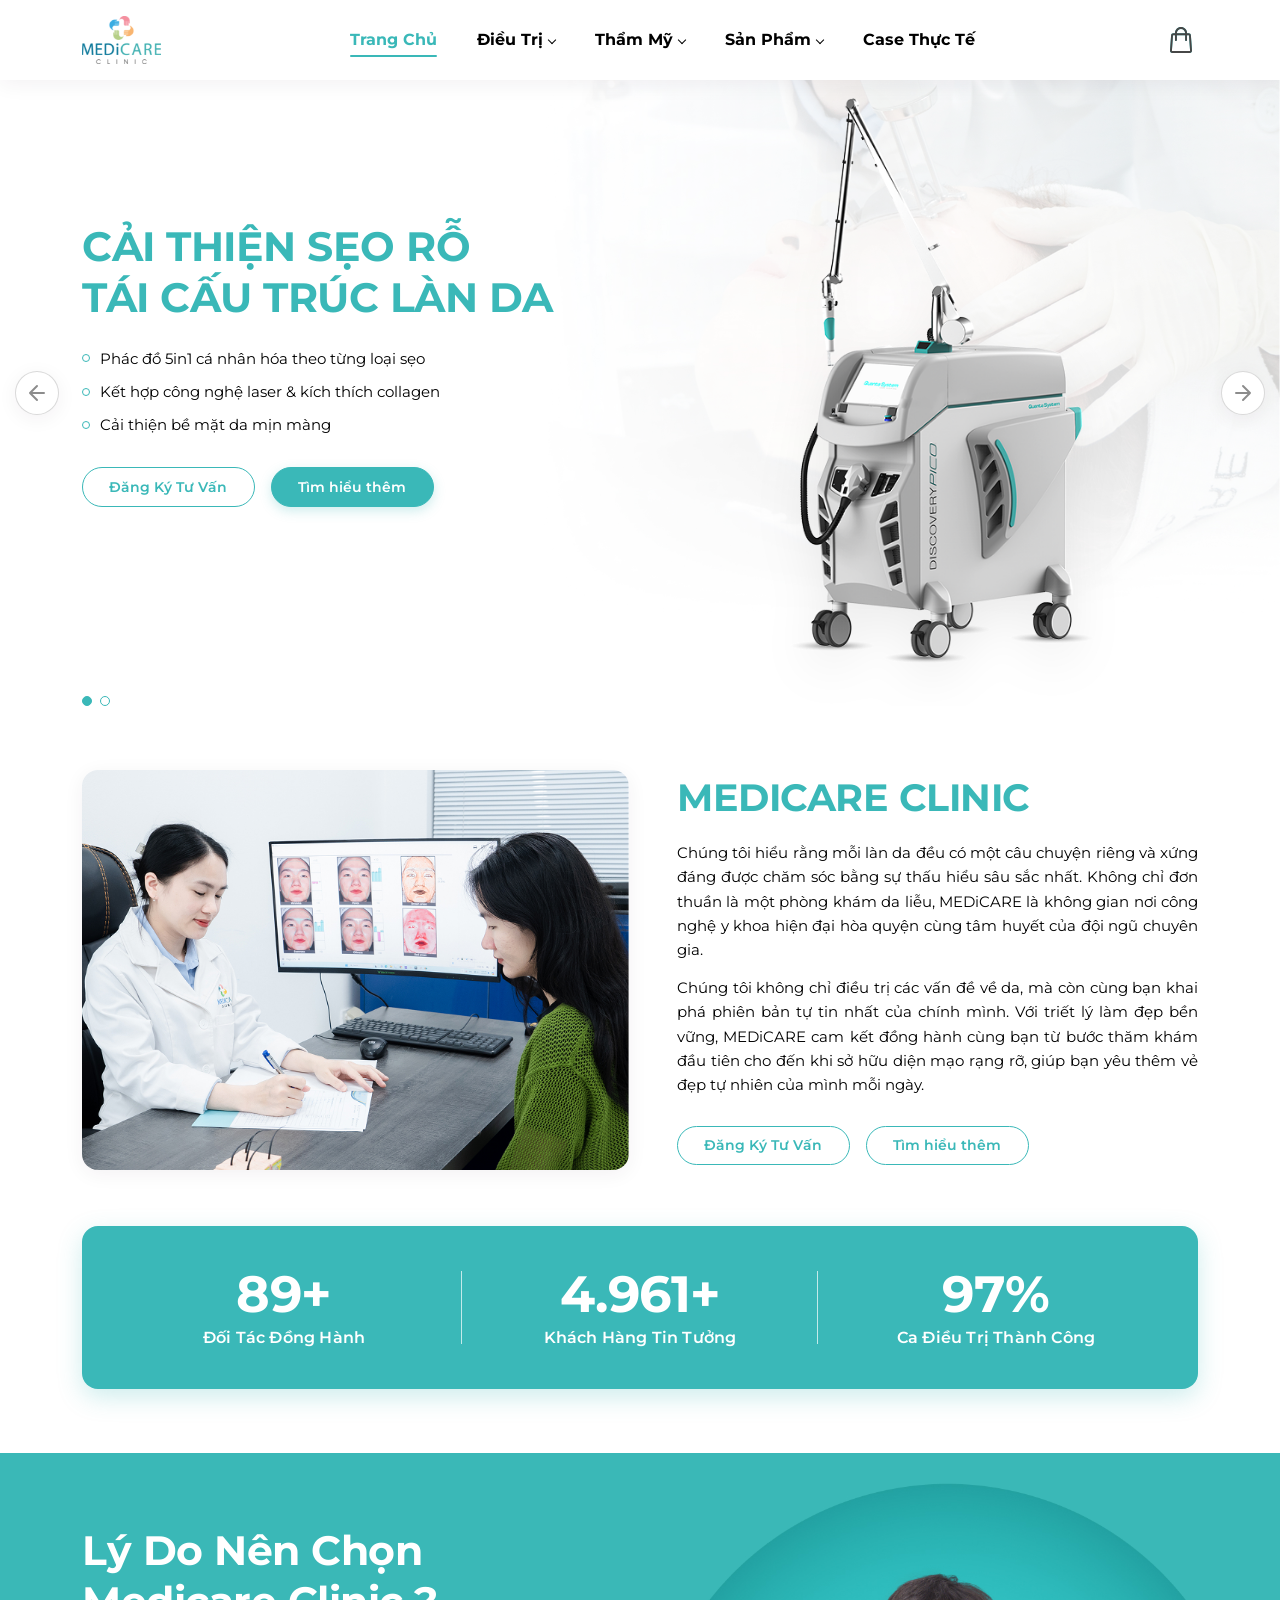
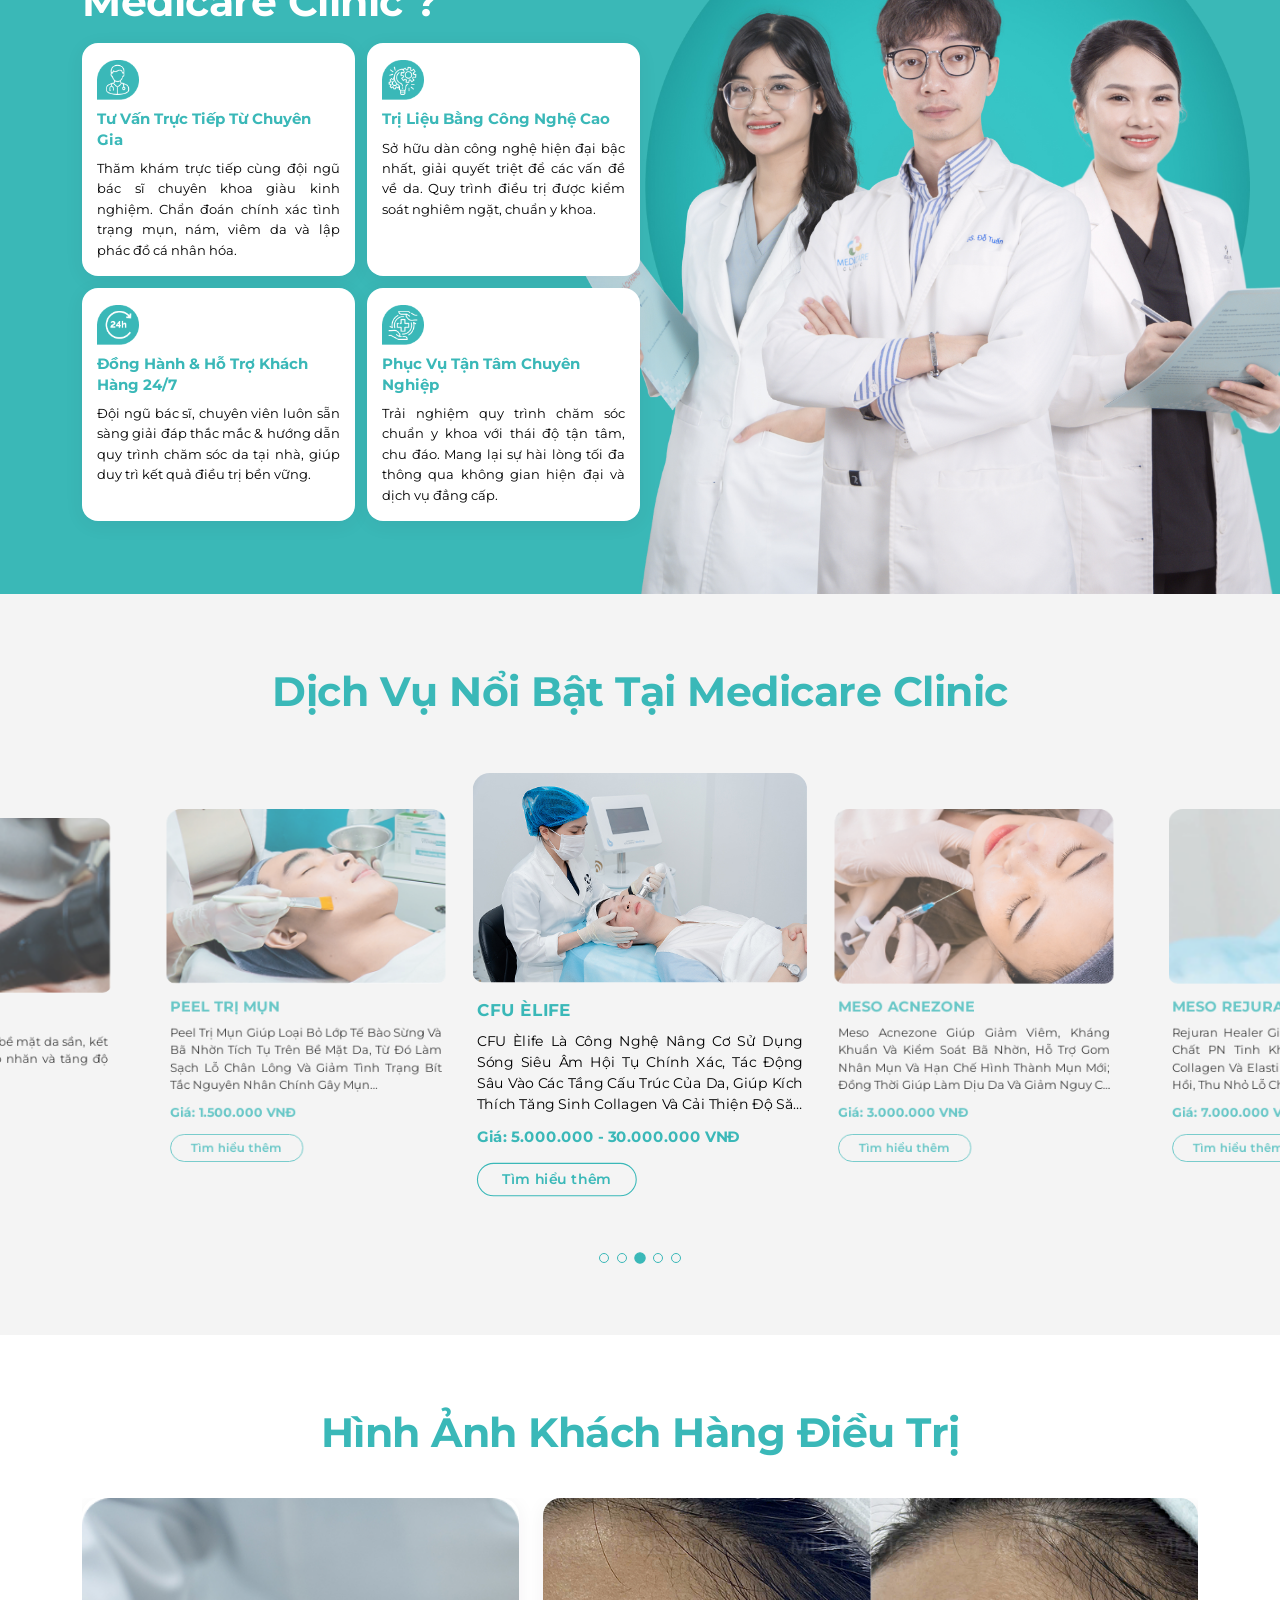
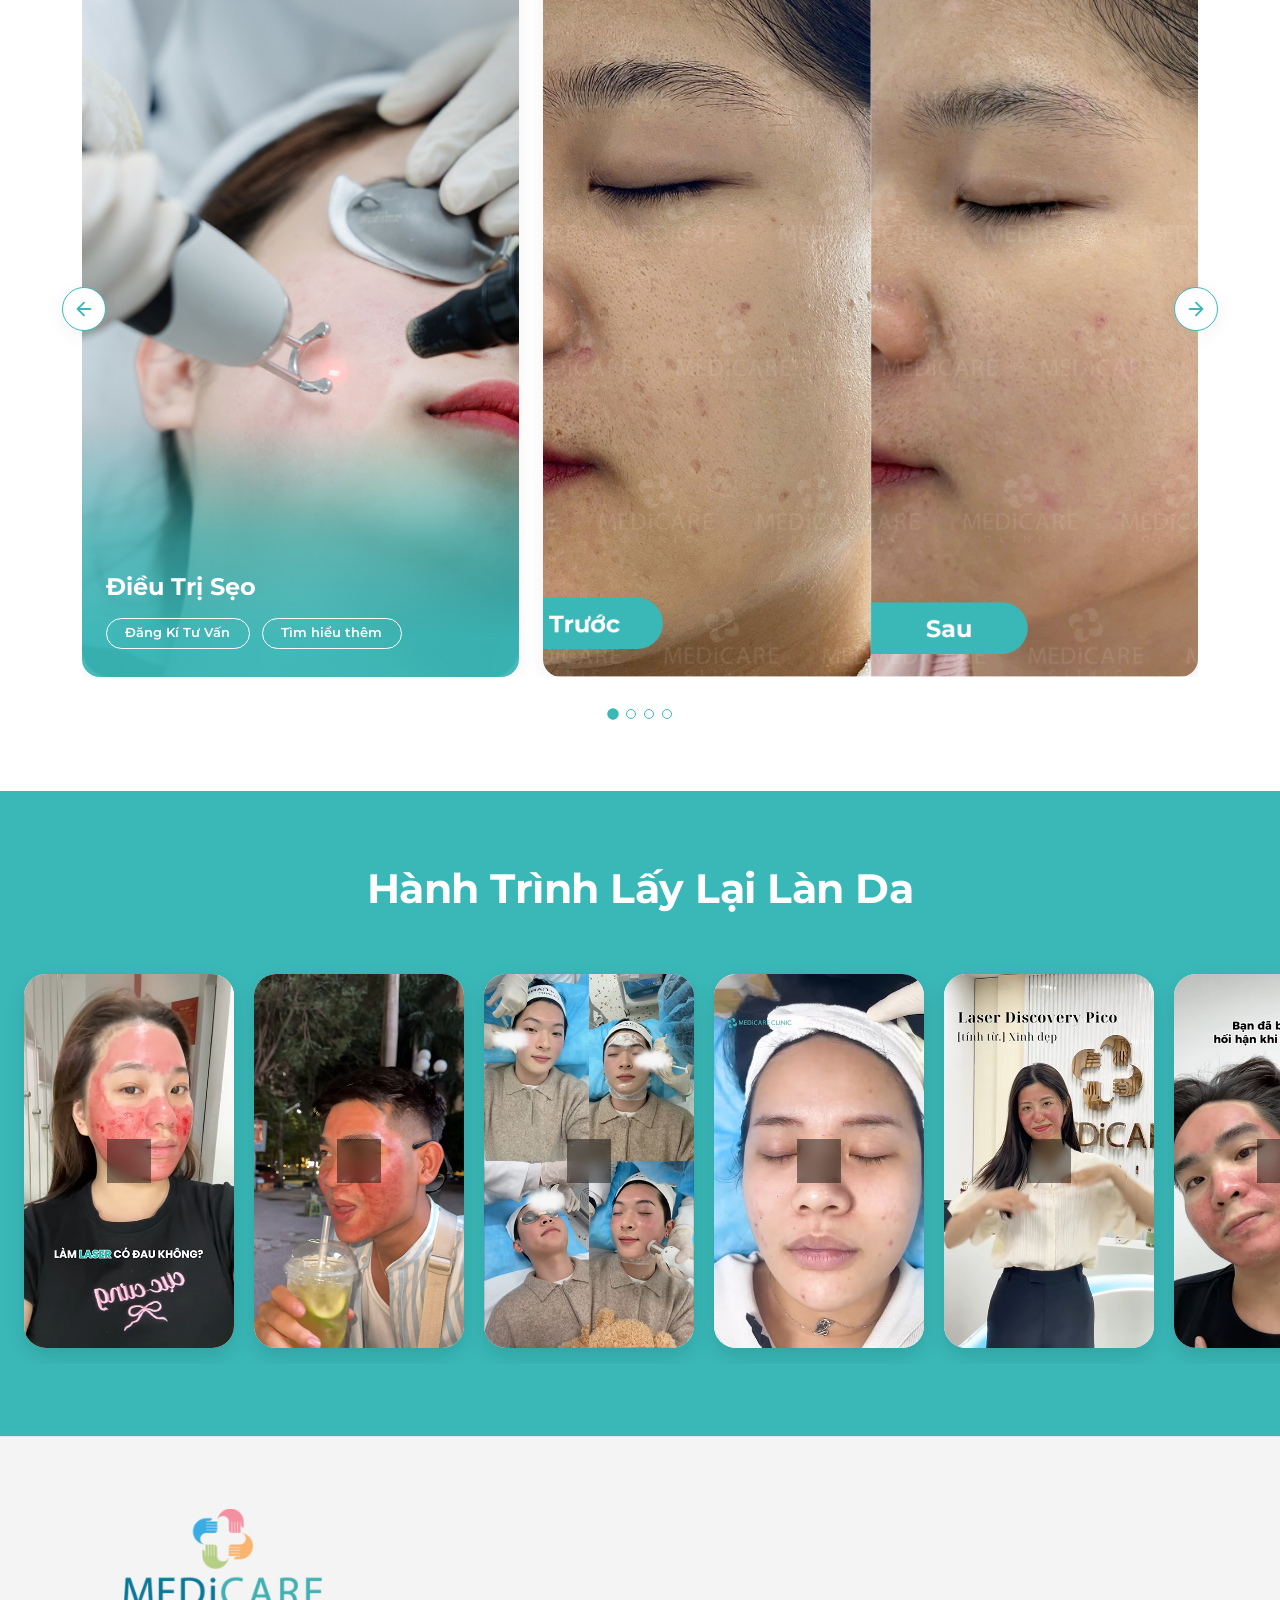
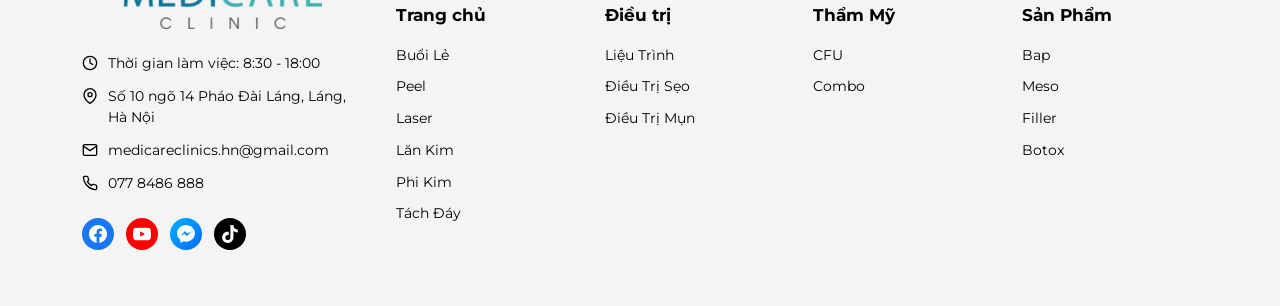
<file: index.html>
<!DOCTYPE html>
<html lang="en">

<head>
    <meta charset="UTF-8">
    <meta name="viewport" content="width=device-width, initial-scale=1.0">
    <title>Document</title>
    <link rel="stylesheet" href="assets/sass/style.min.css?v=3">
    <link rel="stylesheet" href="Home/sass/style.min.css?v=3">
    <link rel="stylesheet" href="header/sass/style.min.css?v=3">
    <link rel="stylesheet" href="footer/sass/style.min.css?v=3">
</head>

<body>
    <header class="header">
        <div class="container">
            <div class="header__wrapper">

                <!-- 1. Logo Thương Hiệu -->
                <a href="/medicare/" class="header__logo" aria-label="Medicare Clinic - Trang Chủ">
                    <img src="header/images/logo-medicare.svg" alt="Medicare Clinic" class="header__logo-img" width="160"
                        height="48">
                </a>

                <!-- 2. Lớp phủ mờ (Backdrop) khi mở menu trên Mobile -->
                <div class="header__backdrop" id="header-backdrop"></div>

                <!-- 3. Navigation Menu -->
                <nav class="header__nav" id="main-nav" aria-label="Menu điều hướng chính">
                    <ul class="header__menu">
                        <li class="header__menu-item header__menu-item--active">
                            <a href="/medicare/" class="header__menu-link header__menu-link--active">Trang Chủ</a>
                        </li>
                        <li class="header__menu-item header__menu-item--has-submenu">
                            <a href="dich-vu-buoi-le/index.html#laser" class="header__menu-link">Điều Trị</a>

                            <!-- Nút xổ submenu trên Mobile -->
                            <button class="header__submenu-toggle" type="button" aria-expanded="false"
                                aria-label="Mở/đóng menu con Điều Trị"></button>

                            <!-- Submenu 2 Cột: Buổi Lẻ & Liệu Trình -->
                            <div class="header__submenu">
                                <div class="header__submenu-col">
                                    <a href="dich-vu-buoi-le/index.html" class="header__submenu-title">Buổi Lẻ</a>
                                    <a href="dich-vu-buoi-le/index.html#laser" class="header__submenu-link">LASER</a>
                                    <a href="dich-vu-buoi-le/index.html#peel" class="header__submenu-link">PEEL</a>
                                    <a href="dich-vu-buoi-le/index.html#meso" class="header__submenu-link">MESO</a>
                                    <a href="dich-vu-buoi-le/index.html#lan-kim" class="header__submenu-link">LĂN KIM</a>
                                    <a href="dich-vu-buoi-le/index.html#phi-kim" class="header__submenu-link">PHI KIM</a>
                                    <a href="dich-vu-buoi-le/index.html#tach-day" class="header__submenu-link">TÁCH ĐÁY</a>
                                </div>
                                <div class="header__submenu-col">
                                    <a href="dich-vu-lieu-trinh/index.html" class="header__submenu-title">Liệu Trình</a>
                                    <a href="dich-vu-lieu-trinh/index.html#dieu-tri-mun" class="header__submenu-link">ĐIỀU TRỊ MỤN</a>
                                    <a href="dich-vu-lieu-trinh/index.html#dieu-tri-seo" class="header__submenu-link">ĐIỀU TRỊ SẸO</a>
                                    <a href="dich-vu-lieu-trinh/index.html#lieu-trinh-body" class="header__submenu-link">LIỆU TRÌNH BODY</a>
                                    <a href="dich-vu-lieu-trinh/index.html#the-lieu-trinh" class="header__submenu-link">THẺ LIỆU TRÌNH</a>
                                </div>
                            </div>
                        </li>
                        <li class="header__menu-item header__menu-item--has-submenu">
                            <a href="cfu-eliffe/index.html" class="header__menu-link">Thẩm Mỹ</a>

                            <!-- Nút xổ submenu trên Mobile -->
                            <button class="header__submenu-toggle" type="button" aria-expanded="false"
                                aria-label="Mở/đóng menu con Thẩm Mỹ"></button>

                            <!-- Submenu: CFU ÈLIFE & Combo -->
                            <div class="header__submenu header__submenu--single">
                                <div class="header__submenu-col">
                                    <a href="cfu-eliffe/index.html" class="header__submenu-link">CFU ÈLIFE</a>
                                    <a href="combo/index.html" class="header__submenu-link">COMBO</a>
                                </div>
                            </div>
                        </li>
                        <li class="header__menu-item header__menu-item--has-submenu">
                            <a href="san-pham/index.html#meso" class="header__menu-link">Sản Phẩm</a>

                            <!-- Nút xổ submenu trên Mobile -->
                            <button class="header__submenu-toggle" type="button" aria-expanded="false"
                                aria-label="Mở/đóng menu con Sản Phẩm"></button>

                            <!-- Submenu: Các Tab trong Trang Sản Phẩm -->
                            <div class="header__submenu header__submenu--single">
                                <div class="header__submenu-col">
                                    <a href="san-pham/index.html#meso" class="header__submenu-link">MESO</a>
                                    <a href="san-pham/index.html#bap" class="header__submenu-link">BAP</a>
                                    <a href="san-pham/index.html#filler" class="header__submenu-link">FILLER</a>
<a href="san-pham/index.html#botox" class="header__submenu-link">BOTOX</a>
                                    </div>
                                </div>
                            </li>
                            <li class="header__menu-item">
                                <a href="case-thuc-te/index.html" class="header__menu-link">Case Thực Tế</a>
                            </li>
                        </ul>
                    </nav>

                <!-- 4. Hành động (Giỏ hàng & Nút mở menu mobile) -->
                <div class="header__actions">
                    <!-- Nút Giỏ Hàng -->
                    <a href="cart/index.html" class="header__action-btn header__action-btn--cart" aria-label="Xem giỏ hàng">
                        <img src="header/images/icon-cart.svg" class="header__cart-icon" alt="" width="22" height="26">
                        <span class="header__cart-badge" aria-hidden="true"></span>
                    </a>

                    <!-- Nút Toggle Mobile Menu (Hamburger) -->
                    <button class="header__toggle" id="menu-toggle" type="button" aria-label="Mở danh mục menu"
                        aria-expanded="false" aria-controls="main-nav">
                        <span class="header__toggle-bar"></span>
                        <span class="header__toggle-bar"></span>
                        <span class="header__toggle-bar"></span>
                    </button>
                </div>

            </div>
        </div>
    </header>

    <section class="hero-slider" aria-label="Khuyến mãi & Dịch vụ nổi bật">
        <div class="hero-slider__wrapper">

            <!-- Nút điều hướng Trước (Prev) -->
            <button class="hero-slider__nav-btn hero-slider__nav-btn--prev" type="button" aria-label="Slide trước">
                <svg xmlns="http://www.w3.org/2000/svg" width="24" height="24" viewBox="0 0 24 24" fill="none"
                    stroke="currentColor" stroke-width="2" stroke-linecap="round" stroke-linejoin="round">
                    <path d="M19 12H5M12 19l-7-7 7-7" />
                </svg>
            </button>

            <!-- Danh sách Slides -->
            <div class="hero-slider__track">

                <!-- ================= SLIDE 1 (Active): Text Trái - Ảnh Phải ================= -->
                <article class="hero-slider__slide" data-index="0">
                    <div class="hero-slider__media-bg">
                        <img src="Home/images/treatment-bg-1.jpg" alt="Liệu trình trị sẹo" class="hero-slider__bg-img"
                            loading="lazy">
                    </div>
                    <div class="container">
                        <div class="hero-slider__grid">

                            <!-- Nội dung Slide 1 -->
                            <div class="hero-slider__content">
                                <h1 class="hero-slider__title">
                                    CẢI THIỆN SẸO RỖ<br>
                                    TÁI CẤU TRÚC LÀN DA
                                </h1>

                                <ul class="hero-slider__features">
                                    <li class="hero-slider__feature-item">
                                        <span class="hero-slider__feature-bullet"></span>
                                        <span class="hero-slider__feature-text">Phác đồ 5in1 cá nhân hóa theo từng loại
                                            sẹo</span>
                                    </li>
                                    <li class="hero-slider__feature-item">
                                        <span class="hero-slider__feature-bullet"></span>
                                        <span class="hero-slider__feature-text">Kết hợp công nghệ laser & kích thích
                                            collagen</span>
                                    </li>
                                    <li class="hero-slider__feature-item">
                                        <span class="hero-slider__feature-bullet"></span>
                                        <span class="hero-slider__feature-text">Cải thiện bề mặt da mịn màng</span>
                                    </li>
                                </ul>

                                <div class="hero-slider__actions">
                                    <a href="#tu-van" class="hero-slider__btn hero-slider__btn--outline">Đăng Ký Tư
                                        Vấn</a>
                                    <a href="#chi-tiet" class="hero-slider__btn hero-slider__btn--solid">Tìm hiểu
                                        thêm</a>
                                </div>
                            </div>

                            <!-- Hình ảnh Slide 1 -->
                            <div class="hero-slider__media">
                                <div class="hero-slider__media-device">
                                    <img src="Home/images/discovery-pico-machine.png" alt="Máy Discovery Pico Laser"
                                        class="hero-slider__device-img" width="520" height="600">
                                </div>
                            </div>

                        </div>
                    </div>
                </article>

                <!-- ================= SLIDE 2: Ảnh Trái - Text Phải (--reverse) ================= -->
                <article class="hero-slider__slide" data-index="1">
                    <div class="hero-slider__media-bg">
                        <img src="Home/images/treatment-bg-2.jpg" alt="Liệu trình nâng cơ trẻ hóa"
                            class="hero-slider__bg-img" loading="lazy">
                    </div>
                    <div class="container">
                        <div class="hero-slider__grid hero-slider__grid--reverse">

                            <!-- Hình ảnh Slide 2 (Nằm bên trái) -->
                            <div class="hero-slider__media">
                                <div class="hero-slider__media-device">
                                    <img src="Home/images/hifu-liftera-machine.png" alt="Máy Nâng cơ Trẻ hóa đa tầng"
                                        class="hero-slider__device-img" width="520" height="600">
                                </div>
                            </div>

                            <!-- Nội dung Slide 2 (Nằm bên phải) -->
                            <div class="hero-slider__content">
                                <h2 class="hero-slider__title">
                                    NÂNG CƠ ĐA TẦNG<br>
                                    TRẺ HÓA TOÀN DIỆN
                                </h2>

                                <ul class="hero-slider__features">
                                    <li class="hero-slider__feature-item">
                                        <span class="hero-slider__feature-bullet"></span>
                                        <span class="hero-slider__feature-text">Tác động sâu nhiều lớp da, cải thiện độ
                                            chảy xệ</span>
                                    </li>
                                    <li class="hero-slider__feature-item">
                                        <span class="hero-slider__feature-bullet"></span>
                                        <span class="hero-slider__feature-text">Kích thích tăng sinh collagen & elastin
                                            tự nhiên</span>
                                    </li>
                                    <li class="hero-slider__feature-item">
                                        <span class="hero-slider__feature-bullet"></span>
                                        <span class="hero-slider__feature-text">Giúp da săn chắc, mịn màng & trẻ
                                            trung</span>
                                    </li>
                                </ul>

                                <div class="hero-slider__actions">
                                    <a href="#tu-van" class="hero-slider__btn hero-slider__btn--outline">Đăng Ký Tư
                                        Vấn</a>
                                    <a href="#chi-tiet" class="hero-slider__btn hero-slider__btn--solid">Tìm hiểu
                                        thêm</a>
                                </div>
                            </div>

                        </div>
                    </div>
                </article>

            </div>

            <!-- Dấu chấm phân trang nằm trong vùng container -->
            <div class="container">
                <div class="hero-slider__pagination">
                    <button class="hero-slider__dot hero-slider__dot--active" type="button"
                        aria-label="Đi đến slide 1"></button>
                    <button class="hero-slider__dot" type="button" aria-label="Đi đến slide 2"></button>
                </div>
            </div>

            <!-- Nút điều hướng Tiếp (Next) -->
            <button class="hero-slider__nav-btn hero-slider__nav-btn--next" type="button" aria-label="Slide tiếp theo">
                <svg xmlns="http://www.w3.org/2000/svg" width="24" height="24" viewBox="0 0 24 24" fill="none"
                    stroke="currentColor" stroke-width="2" stroke-linecap="round" stroke-linejoin="round">
                    <path d="M5 12h14M12 5l7 7-7 7" />
                </svg>
            </button>

        </div>
    </section>

    <section class="about" aria-label="Giới thiệu về Medicare Clinic">
        <div class="container">

            <!-- Phần 1: Khối Giới Thiệu (2 Cột: Hình Ảnh & Nội Dung) -->
            <div class="about__grid" data-aos="fade-up">

                <!-- Cột Trái: Hình Ảnh Khám & Soi Da -->
                <div class="about__media">
                    <img src="Home/images/about-doctor-consulting.jpg"
                        alt="Bác sĩ Medicare Clinic soi da và tư vấn phác đồ cho khách hàng" class="about__img"
                        loading="lazy" width="600" height="420">
                </div>

                <!-- Cột Phải: Nội Dung Giới Thiệu -->
                <div class="about__content">
                    <h2 class="about__title" data-aos="fade-up">MEDiCARE CLINIC</h2>

                    <div class="about__description">
                        <p class="about__desc">
                            Chúng tôi hiểu rằng mỗi làn da đều có một câu chuyện riêng và xứng đáng được chăm sóc bằng
                            sự thấu hiểu sâu sắc nhất. Không chỉ đơn thuần là một phòng khám da liễu, MEDiCARE là không
                            gian nơi công nghệ y khoa hiện đại hòa quyện cùng tâm huyết của đội ngũ chuyên gia.
                        </p>
                        <p class="about__desc">
                            Chúng tôi không chỉ điều trị các vấn đề về da, mà còn cùng bạn khai phá phiên bản tự tin
                            nhất của chính mình. Với triết lý làm đẹp bền vững, MEDiCARE cam kết đồng hành cùng bạn từ
                            bước thăm khám đầu tiên cho đến khi sở hữu diện mạo rạng rỡ, giúp bạn yêu thêm vẻ đẹp tự
                            nhiên của mình mỗi ngày.
                        </p>
                    </div>

                    <!-- Nhóm Nút Hành Động -->
                    <div class="about__actions">
                        <a href="#tu-van" class="about__btn about__btn--outline">Đăng Ký Tư Vấn</a>
                        <a href="#gioi-thieu" class="about__btn about__btn--outline">Tìm hiểu thêm</a>
                    </div>
                </div>

            </div>

            <!-- Phần 2: Banner Khối Số Liệu Thống Kê (Stats Banner) -->
            <div class="about__stats" data-aos="fade-up">

                <div class="about__stat-item">
                    <span class="about__stat-number">90+</span>
                    <span class="about__stat-label">Đối Tác Đồng Hành</span>
                </div>

                <div class="about__stat-item">
                    <span class="about__stat-number">5.000+</span>
                    <span class="about__stat-label">Khách Hàng Tin Tưởng</span>
                </div>

                <div class="about__stat-item">
                    <span class="about__stat-number">98%</span>
                    <span class="about__stat-label">Ca Điều Trị Thành Công</span>
                </div>

            </div>

        </div>
    </section>

    <section class="why-choose" aria-label="Lý do nên chọn Medicare Clinic">
        <div class="container">
            <div class="why-choose__wrapper">

                <!-- ================= CỘT TRÁI: TIÊU ĐỀ & 4 CARD TÍNH NĂNG ================= -->
                <div class="why-choose__content">
                    <h2 class="why-choose__title" data-aos="fade-up">
                        Lý Do Nên Chọn<br>
                        Medicare Clinic ?
                    </h2>

                    <div class="why-choose__cards">

                        <!-- Card 1: Chuyên gia tư vấn -->
                        <article class="why-choose__card" data-aos="fade-up">
                            <div class="why-choose__card-icon" aria-hidden="true">
                                <img src="Home/images/why-icon1.png" alt="" width="42" height="42" class="why-choose__card-icon-img">
                            </div>
                            <h3 class="why-choose__card-title">Tư Vấn Trực Tiếp Từ Chuyên Gia</h3>
                            <p class="why-choose__card-desc">
                                Thăm khám trực tiếp cùng đội ngũ bác sĩ chuyên khoa giàu kinh nghiệm. Chẩn đoán chính
                                xác tình trạng mụn, nám, viêm da và lập phác đồ cá nhân hóa.
                            </p>
                        </article>

                        <!-- Card 2: Công nghệ cao -->
                        <article class="why-choose__card" data-aos="fade-up">
                            <div class="why-choose__card-icon" aria-hidden="true">
                                <img src="Home/images/why-icon2.png" alt="" width="42" height="42" class="why-choose__card-icon-img">
                            </div>
                            <h3 class="why-choose__card-title">Trị Liệu Bằng Công Nghệ Cao</h3>
                            <p class="why-choose__card-desc">
                                Sở hữu dàn công nghệ hiện đại bậc nhất, giải quyết triệt để các vấn đề về da. Quy trình
                                điều trị được kiểm soát nghiêm ngặt, chuẩn y khoa.
                            </p>
                        </article>

                        <!-- Card 3: Hỗ trợ 24/7 -->
                        <article class="why-choose__card" data-aos="fade-up">
                            <div class="why-choose__card-icon" aria-hidden="true">
                                <img src="Home/images/why-icon3.png" alt="" width="42" height="42" class="why-choose__card-icon-img">
                            </div>
                            <h3 class="why-choose__card-title">Đồng Hành & Hỗ Trợ Khách Hàng 24/7</h3>
                            <p class="why-choose__card-desc">
                                Đội ngũ bác sĩ, chuyên viên luôn sẵn sàng giải đáp thắc mắc & hướng dẫn quy trình chăm
                                sóc da tại nhà, giúp duy trì kết quả điều trị bền vững.
                            </p>
                        </article>

                        <!-- Card 4: Phục vụ tận tâm -->
                        <article class="why-choose__card" data-aos="fade-up">
                            <div class="why-choose__card-icon" aria-hidden="true">
                                <img src="Home/images/why-icon4.png" alt="" width="42" height="42" class="why-choose__card-icon-img">
                            </div>
                            <h3 class="why-choose__card-title">Phục Vụ Tận Tâm Chuyên Nghiệp</h3>
                            <p class="why-choose__card-desc">
                                Trải nghiệm quy trình chăm sóc chuẩn y khoa với thái độ tận tâm, chu đáo. Mang lại sự
                                hài lòng tối đa thông qua không gian hiện đại và dịch vụ đẳng cấp.
                            </p>
                        </article>

                    </div>
                </div>

            </div>
        </div>
    </section>

    <section class="services-slider" aria-label="Dịch Vụ Nổi Bật Tại Medicare Clinic">
        <!-- Tiêu Đề Section -->
        <div class="services-slider__header">
            <h2 class="services-slider__title" data-aos="fade-up">Dịch Vụ Nổi Bật Tại Medicare Clinic</h2>
        </div>

        <!-- Khung Chứa Slider (Viewport) -->
        <div class="services-slider__viewport">
            <div class="services-slider__track" id="services-track">

                <!-- Slide 1 -->
                <article class="services-slider__slide">
                    <div class="services-slider__card">
                        <div class="services-slider__card-media">
                            <img src="Home/images/service-laser-fractional.jpg" alt="Laser Fractional CO2"
                                class="services-slider__card-img" loading="lazy">
                        </div>
                        <div class="services-slider__card-body">
                            <h3 class="services-slider__card-title">LASER FRACTIONAL</h3>
                            <p class="services-slider__card-desc">
                                Cải thiện sẹo rỗ sâu, tái tạo bề mặt da sần, kết cấu da săn chắc, giảm nếp nhăn và
                                tăng độ đàn hồi cho da.
                            </p>
                            <div class="services-slider__card-price">Giá: 3.000.000 VNĐ</div>
                            <a href="#dich-vu" class="services-slider__card-btn">Tìm hiểu thêm</a>
                        </div>
                    </div>
                </article>

                <!-- Slide 2 -->
                <article class="services-slider__slide">
                    <div class="services-slider__card">
                        <div class="services-slider__card-media">
                            <img src="Home/images/service-peel.jpg" alt="Peel Trị Mụn" class="services-slider__card-img"
                                loading="lazy">
                        </div>
                        <div class="services-slider__card-body">
                            <h3 class="services-slider__card-title">PEEL TRỊ MỤN</h3>
                            <p class="services-slider__card-desc">
                                Peel Trị Mụn Giúp Loại Bỏ Lớp Tế Bào Sừng Và Bã Nhờn Tích Tụ Trên Bề Mặt Da, Từ Đó
                                Làm Sạch Lỗ Chân Lông Và Giảm Tình Trạng Bít Tắc Nguyên Nhân Chính Gây Mụn...
                            </p>
                            <div class="services-slider__card-price">Giá: 1.500.000 VNĐ</div>
                            <a href="#dich-vu" class="services-slider__card-btn">Tìm hiểu thêm</a>
                        </div>
                    </div>
                </article>

                <!-- Slide 3 (Active / Phóng to ở giữa) -->
                <article class="services-slider__slide services-slider__slide--active">
                    <div class="services-slider__card">
                        <div class="services-slider__card-media">
                            <img src="Home/images/service-cfu.jpg" alt="CFU ÈLIFE Nâng Cơ" class="services-slider__card-img"
                                loading="lazy">
                        </div>
                        <div class="services-slider__card-body">
                            <h3 class="services-slider__card-title">CFU ÈLIFE</h3>
                            <p class="services-slider__card-desc">
                                CFU Èlife Là Công Nghệ Nâng Cơ Sử Dụng Sóng Siêu Âm Hội Tụ Chính Xác, Tác Động Sâu
                                Vào Các Tầng Cấu Trúc Của Da, Giúp Kích Thích Tăng Sinh Collagen Và Cải Thiện Độ Săn
                                Chắc...
                            </p>
                            <div class="services-slider__card-price">Giá: 5.000.000 - 30.000.000 VNĐ</div>
                            <a href="#dich-vu" class="services-slider__card-btn">Tìm hiểu thêm</a>
                        </div>
                    </div>
                </article>

                <!-- Slide 4 -->
                <article class="services-slider__slide">
                    <div class="services-slider__card">
                        <div class="services-slider__card-media">
                            <img src="Home/images/service-meso-acnezone.jpg" alt="Meso Acnezone"
                                class="services-slider__card-img" loading="lazy">
                        </div>
                        <div class="services-slider__card-body">
                            <h3 class="services-slider__card-title">MESO ACNEZONE</h3>
                            <p class="services-slider__card-desc">
                                Meso Acnezone Giúp Giảm Viêm, Kháng Khuẩn Và Kiểm Soát Bã Nhờn, Hỗ Trợ Gom Nhân Mụn
                                Và Hạn Chế Hình Thành Mụn Mới; Đồng Thời Giúp Làm Dịu Da Và Giảm Nguy Cơ Thâm Sau
                                Mụn...
                            </p>
                            <div class="services-slider__card-price">Giá: 3.000.000 VNĐ</div>
                            <a href="#dich-vu" class="services-slider__card-btn">Tìm hiểu thêm</a>
                        </div>
                    </div>
                </article>

                <!-- Slide 5 -->
                <article class="services-slider__slide">
                    <div class="services-slider__card">
                        <div class="services-slider__card-media">
                            <img src="Home/images/service-meso-rejuran.jpg" alt="Meso Rejuran Healer"
                                class="services-slider__card-img" loading="lazy">
                        </div>
                        <div class="services-slider__card-body">
                            <h3 class="services-slider__card-title">MESO REJURAN</h3>
                            <p class="services-slider__card-desc">
                                Rejuran Healer Giúp Phục Hồi Da Nhờ Hoạt Chất PN Tinh Khiết, Kích Thích Sản Sinh
                                Collagen Và Elastin, Nhờ Đó Da Tăng Độ Đàn Hồi, Thu Nhỏ Lỗ Chân Lông...
                            </p>
                            <div class="services-slider__card-price">Giá: 7.000.000 VNĐ</div>
                            <a href="#dich-vu" class="services-slider__card-btn">Tìm hiểu thêm</a>
                        </div>
                    </div>
                </article>

            </div>
        </div>

        <!-- Dấu Chấm Phân Trang (Dots) -->
        <div class="services-slider__pagination" id="services-pagination"></div>
    </section>

    <section class="results-slider" aria-label="Hình Ảnh Khách Hàng Điều Trị">
        <div class="container">

            <!-- Tiêu Đề Section -->
            <div class="results-slider__header">
                <h2 class="results-slider__title" data-aos="fade-up">Hình Ảnh Khách Hàng Điều Trị</h2>
            </div>

            <!-- Khung Chứa Slider (Viewport & Track) -->
            <div class="results-slider__wrapper">

                <!-- Nút Prev -->
                <button class="results-slider__nav-btn results-slider__nav-btn--prev" type="button"
                    aria-label="Slide trước">
                    <svg xmlns="http://www.w3.org/2000/svg" width="22" height="22" viewBox="0 0 24 24" fill="none"
                        stroke="currentColor" stroke-width="2" stroke-linecap="round" stroke-linejoin="round">
                        <path d="M19 12H5M12 19l-7-7 7-7" />
                    </svg>
                </button>

                <!-- Track Trượt Ngang -->
                <div class="results-slider__viewport">
                <div class="results-slider__track">

                    <!-- ================= SLIDE 1: ĐIỀU TRỊ SẸO ================= -->
                    <article class="results-slider__slide results-slider__slide--active">
                        <div class="results-slider__grid">

                            <!-- Cột Trái: Card Dịch Vụ -->
                            <div class="results-slider__service-card">
                                <img src="Home/images/results-scar-service.jpg" alt="Quy trình điều trị sẹo"
                                    class="results-slider__service-img" loading="lazy">
                                <div class="results-slider__service-overlay">
                                    <h3 class="results-slider__service-title">Điều Trị Sẹo</h3>
                                    <div class="results-slider__service-actions">
                                        <a href="#tu-van" class="results-slider__service-btn">Đăng Kí Tư Vấn</a>
                                        <a href="#chi-tiet" class="results-slider__service-btn">Tìm hiểu thêm</a>
                                    </div>
                                </div>
                            </div>

                            <!-- Cột Phải: 1 Ảnh Gộp So Sánh + 2 Badge Trước & Sau -->
                            <div class="results-slider__compare-card">
                                <div class="results-slider__compare-track">
                                    <img src="Home/images/results-scar-compare.jpg" alt="So sánh trước và sau điều trị sẹo"
                                        class="results-slider__compare-img results-slider__compare-img--active" loading="lazy">
                                    <img src="Home/images/results-scar-compare1.jpg" alt="So sánh trước và sau điều trị sẹo"
                                        class="results-slider__compare-img" loading="lazy">
                                    <img src="Home/images/results-scar-compare2.jpg" alt="So sánh trước và sau điều trị sẹo"
                                        class="results-slider__compare-img" loading="lazy">
                                </div>
                            </div>

                        </div>
                    </article>

                    <!-- ================= SLIDE 2: ĐIỀU TRỊ MỤN ================= -->
                    <article class="results-slider__slide">
                        <div class="results-slider__grid">

                            <div class="results-slider__service-card">
                                <img src="Home/images/results-acne-service.jpg" alt="Quy trình điều trị mụn"
                                    class="results-slider__service-img" loading="lazy">
                                <div class="results-slider__service-overlay">
                                    <h3 class="results-slider__service-title">Điều Trị Mụn</h3>
                                    <div class="results-slider__service-actions">
                                        <a href="#tu-van" class="results-slider__service-btn">Đăng Kí Tư Vấn</a>
                                        <a href="#chi-tiet" class="results-slider__service-btn">Tìm hiểu thêm</a>
                                    </div>
                                </div>
                            </div>

                            <div class="results-slider__compare-card">
                                <div class="results-slider__compare-track">
                                    <img src="Home/images/results-acne-compare.jpg" alt="So sánh trước và sau điều trị mụn"
                                        class="results-slider__compare-img results-slider__compare-img--active" loading="lazy">
                                    <img src="Home/images/results-acne-compare1.jpg" alt="So sánh trước và sau điều trị mụn"
                                        class="results-slider__compare-img" loading="lazy">
                                    <img src="Home/images/results-acne-compare2.jpg" alt="So sánh trước và sau điều trị mụn"
                                        class="results-slider__compare-img" loading="lazy">
                                </div>
                            </div>

                        </div>
                    </article>

                    <!-- ================= SLIDE 3: LIỆU TRÌNH CFU ================= -->
                    <article class="results-slider__slide">
                        <div class="results-slider__grid">

                            <div class="results-slider__service-card">
                                <img src="Home/images/results-cfu-service.jpg" alt="Quy trình nâng cơ CFU"
                                    class="results-slider__service-img" loading="lazy">
                                <div class="results-slider__service-overlay">
                                    <h3 class="results-slider__service-title">Liệu Trình CFU</h3>
                                    <div class="results-slider__service-actions">
                                        <a href="#tu-van" class="results-slider__service-btn">Đăng Kí Tư Vấn</a>
                                        <a href="#chi-tiet" class="results-slider__service-btn">Tìm hiểu thêm</a>
                                    </div>
                                </div>
                            </div>

                            <div class="results-slider__compare-card">
                                <div class="results-slider__compare-track">
                                <img src="Home/images/results-cfu-compare.jpg" alt="So sánh trước và sau nâng cơ CFU"
                                    class="results-slider__compare-img results-slider__compare-img--active" loading="lazy">
                                <img src="Home/images/results-cfu-compare1.jpg" alt="So sánh trước và sau nâng cơ CFU"
                                    class="results-slider__compare-img" loading="lazy">
                                <img src="Home/images/results-cfu-compare2.jpg" alt="So sánh trước và sau nâng cơ CFU"
                                    class="results-slider__compare-img" loading="lazy">
                            </div>
                            </div>

                        </div>
                    </article>

                    <!-- ================= SLIDE 4: MESO ================= -->
                    <article class="results-slider__slide">
                        <div class="results-slider__grid">

                            <div class="results-slider__service-card">
                                <img src="Home/images/results-meso-service.jpg" alt="Quy trình cấy Meso"
                                    class="results-slider__service-img" loading="lazy">
                                <div class="results-slider__service-overlay">
                                    <h3 class="results-slider__service-title">Meso</h3>
                                    <div class="results-slider__service-actions">
                                        <a href="#tu-van" class="results-slider__service-btn">Đăng Kí Tư Vấn</a>
                                        <a href="#chi-tiet" class="results-slider__service-btn">Tìm hiểu thêm</a>
                                    </div>
                                </div>
                            </div>

                            <div class="results-slider__compare-card">
                                <div class="results-slider__compare-track">
                                    <img src="Home/images/results-meso-compare.jpg" alt="So sánh trước và sau cấy Meso"
                                        class="results-slider__compare-img results-slider__compare-img--active" loading="lazy">
                                    <img src="Home/images/results-meso-compare1.jpg" alt="So sánh trước và sau cấy Meso"
                                        class="results-slider__compare-img" loading="lazy">
                                    <img src="Home/images/results-meso-compare2.jpg" alt="So sánh trước và sau cấy Meso"
                                        class="results-slider__compare-img" loading="lazy">
                                </div>
                            </div>

                        </div>
                    </article>

                </div>
                </div>

                <!-- Nút Next -->
                <button class="results-slider__nav-btn results-slider__nav-btn--next" type="button"
                    aria-label="Slide tiếp theo">
                    <svg xmlns="http://www.w3.org/2000/svg" width="22" height="22" viewBox="0 0 24 24" fill="none"
                        stroke="currentColor" stroke-width="2" stroke-linecap="round" stroke-linejoin="round">
                        <path d="M5 12h14M12 5l7 7-7 7" />
                    </svg>
                </button>

                <!-- Pagination Dots -->
                <div class="results-slider__pagination">
                    <button class="results-slider__dot results-slider__dot--active" type="button"
                        aria-label="Slide 1"></button>
                    <button class="results-slider__dot" type="button" aria-label="Slide 2"></button>
                    <button class="results-slider__dot" type="button" aria-label="Slide 3"></button>
                    <button class="results-slider__dot" type="button" aria-label="Slide 4"></button>
                </div>

            </div>

        </div>
    </section>

    <section class="journey" aria-label="Hành Trình Lấy Lại Làn Da">
        <div class="container">

            <!-- Tiêu Đề Section -->
            <div class="journey__header">
                <h2 class="journey__title" data-aos="fade-up">Hành Trình Lấy Lại Làn Da</h2>
            </div>

        </div>

        <!-- Khung Gallery Trượt Ngang (Full Viewport) -->
        <div class="journey__viewport">
            <div class="journey__track" id="journey-track">

                <!-- Item 1 -->
                <article class="journey__card">
                    <img src="Home/images/journey-story-1.jpg" alt="Hành trình điều trị laser của khách hàng"
                        class="journey__card-img" loading="lazy">
                    <div class="journey__card-play" aria-hidden="true">
                        <svg xmlns="http://www.w3.org/2000/svg" width="20" height="20" viewBox="0 0 24 24"
                            fill="currentColor">
                            <path d="M8 5v14l11-7z" />
                        </svg>
                    </div>
                </article>

                <!-- Item 2 -->
                <article class="journey__card">
                    <img src="Home/images/journey-story-2.jpg" alt="Quá trình chăm sóc và phục hồi da"
                        class="journey__card-img" loading="lazy">
                    <div class="journey__card-play" aria-hidden="true">
                        <svg xmlns="http://www.w3.org/2000/svg" width="20" height="20" viewBox="0 0 24 24"
                            fill="currentColor">
                            <path d="M8 5v14l11-7z" />
                        </svg>
                    </div>
                </article>

                <!-- Item 3 -->
                <article class="journey__card">
                    <img src="Home/images/journey-story-3.jpg" alt="Tình trạng da mặt cải thiện rõ rệt"
                        class="journey__card-img" loading="lazy">
                    <div class="journey__card-play" aria-hidden="true">
                        <svg xmlns="http://www.w3.org/2000/svg" width="20" height="20" viewBox="0 0 24 24"
                            fill="currentColor">
                            <path d="M8 5v14l11-7z" />
                        </svg>
                    </div>
                </article>

                <!-- Item 4 -->
                <article class="journey__card">
                    <img src="Home/images/journey-story-4.jpg" alt="Review trải nghiệm Laser Discovery Pico"
                        class="journey__card-img" loading="lazy">
                    <div class="journey__card-play" aria-hidden="true">
                        <svg xmlns="http://www.w3.org/2000/svg" width="20" height="20" viewBox="0 0 24 24"
                            fill="currentColor">
                            <path d="M8 5v14l11-7z" />
                        </svg>
                    </div>
                </article>

                <!-- Item 5 -->
                <article class="journey__card">
                    <img src="Home/images/journey-story-5.jpg" alt="Cảm nhận sau khi bắn laser trị thâm nám"
                        class="journey__card-img" loading="lazy">
                    <div class="journey__card-play" aria-hidden="true">
                        <svg xmlns="http://www.w3.org/2000/svg" width="20" height="20" viewBox="0 0 24 24"
                            fill="currentColor">
                            <path d="M8 5v14l11-7z" />
                        </svg>
                    </div>
                </article>

                <!-- Item 6 -->
                <article class="journey__card">
                    <img src="Home/images/journey-story-6.jpg" alt="Làn da căng mịn không tì vết" class="journey__card-img"
                        loading="lazy">
                    <div class="journey__card-play" aria-hidden="true">
                        <svg xmlns="http://www.w3.org/2000/svg" width="20" height="20" viewBox="0 0 24 24"
                            fill="currentColor">
                            <path d="M8 5v14l11-7z" />
                        </svg>
                    </div>
                </article>
                <!-- Item 7 -->
                <article class="journey__card">
                    <img src="Home/images/journey-story-7.jpg" alt="Làn da căng mịn không tì vết" class="journey__card-img"
                        loading="lazy">
                    <div class="journey__card-play" aria-hidden="true">
                        <svg xmlns="http://www.w3.org/2000/svg" width="20" height="20" viewBox="0 0 24 24"
                            fill="currentColor">
                            <path d="M8 5v14l11-7z" />
                        </svg>
                    </div>
                </article>
                <!-- Item 8 -->
                <article class="journey__card">
                    <img src="Home/images/journey-story-8.jpg" alt="Làn da căng mịn không tì vết" class="journey__card-img"
                        loading="lazy">
                    <div class="journey__card-play" aria-hidden="true">
                        <svg xmlns="http://www.w3.org/2000/svg" width="20" height="20" viewBox="0 0 24 24"
                            fill="currentColor">
                            <path d="M8 5v14l11-7z" />
                        </svg>
                    </div>
                </article>

            </div>
        </div>
    </section>

    <script>
        document.addEventListener("DOMContentLoaded", () => {
            initHeroSlider();
            initAboutCounters();
            initServicesSlider();
            initResultsSlider();
            initCompareSliders();
            initJourneyGallery();
        });

        function initHeroSlider() {
            const slides = document.querySelectorAll(".hero-slider__slide");
            const dots = document.querySelectorAll(".hero-slider__dot");
            const track = document.querySelector(".hero-slider__track");
            const prevBtn = document.querySelector(".hero-slider__nav-btn--prev");
            const nextBtn = document.querySelector(".hero-slider__nav-btn--next");

            if (!slides.length) return;

            let currentSlide = 0;
            let autoSlideTimer = null;

            const showSlide = (index) => {
                slides.forEach((slide, i) => {
                    slide.classList.toggle("hero-slider__slide--active", i === index);
                });
                dots.forEach((dot, i) => {
                    dot.classList.toggle("hero-slider__dot--active", i === index);
                });
                track.style.transform = `translateX(-${index * 100}%)`;
                currentSlide = index;
            };

            const nextSlide = () => {
                const nextIndex = (currentSlide + 1) % slides.length;
                showSlide(nextIndex);
            };

            const prevSlide = () => {
                const prevIndex = (currentSlide - 1 + slides.length) % slides.length;
                showSlide(prevIndex);
            };

            const startAutoSlide = () => {
                autoSlideTimer = setInterval(nextSlide, 5000);
            };

            const resetAutoSlide = () => {
                clearInterval(autoSlideTimer);
                startAutoSlide();
            };

            // Lắng nghe sự kiện Click
            nextBtn?.addEventListener("click", () => {
                nextSlide();
                resetAutoSlide();
            });

            prevBtn?.addEventListener("click", () => {
                prevSlide();
                resetAutoSlide();
            });

            dots.forEach((dot, index) => {
                dot.addEventListener("click", () => {
                    showSlide(index);
                    resetAutoSlide();
                });
            });

            // Hỗ trợ vuốt chạm cảm ứng cho Hero Slider
            let startX = 0;
            let startY = 0;
            let axisLock = null;
            let isDragging = false;

            if (track) {
                track.addEventListener("touchstart", (e) => {
                    startX = e.touches[0].clientX;
                    startY = e.touches[0].clientY;
                    axisLock = null;
                    isDragging = true;
                }, { passive: true });

                track.addEventListener("touchmove", (e) => {
                    if (!isDragging) return;
                    const dx = e.touches[0].clientX - startX;
                    const dy = e.touches[0].clientY - startY;
                    if (!axisLock) {
                        if (Math.abs(dx) > 10 || Math.abs(dy) > 10) {
                            axisLock = Math.abs(dx) > Math.abs(dy) ? "x" : "y";
                        } else {
                            return;
                        }
                    }
                    if (axisLock === "x") {
                        e.preventDefault();
                    }
                }, { passive: false });

                track.addEventListener("touchend", (e) => {
                    if (!isDragging) return;
                    isDragging = false;
                    if (axisLock !== "x") return;
                    const diff = startX - e.changedTouches[0].clientX;
                    if (Math.abs(diff) > 40) {
                        if (diff > 0) {
                            nextSlide();
                        } else {
                            prevSlide();
                        }
                        resetAutoSlide();
                        e.preventDefault();
                    }
                });

                track.addEventListener("touchcancel", () => {
                    isDragging = false;
                    axisLock = null;
                });
            }

            // Bắt đầu chạy tự động
            startAutoSlide();
        }

        function initAboutCounters() {
            const statsEl = document.querySelector(".about__stats");
            const numbers = document.querySelectorAll(".about__stat-number");

            if (!statsEl || !numbers.length) return;

            // Định dạng số theo chuẩn Việt Nam: dấu chấm phân cách hàng nghìn
            const formatNumber = (value) => value.toString().replace(/\B(?=(\d{3})+(?!\d))/g, ".");

            const parseTarget = (el) => {
                const match = el.textContent.trim().match(/^([\d.,]+)(.*)$/);
                if (!match) return null;
                const target = parseInt(match[1].replace(/[.,]/g, ""), 10);
                return { target, suffix: match[2] };
            };

            const animate = () => {
                const duration = 1500;
                const startTime = performance.now();

                const data = Array.from(numbers).map((el) => ({ el, ...parseTarget(el) })).filter((d) => d.target != null);

                const tick = (now) => {
                    const progress = Math.min((now - startTime) / duration, 1);
                    // Ease-out cubic
                    const eased = 1 - Math.pow(1 - progress, 3);

                    data.forEach(({ el, target, suffix }) => {
                        el.textContent = formatNumber(Math.round(target * eased)) + suffix;
                    });

                    if (progress < 1) requestAnimationFrame(tick);
                };

                requestAnimationFrame(tick);
            };

            // Người dùng cài đặt giảm chuyển động -> hiển thị thẳng giá trị cuối cùng
            if (window.matchMedia("(prefers-reduced-motion: reduce)").matches) {
                numbers.forEach((el) => {
                    const { target, suffix } = parseTarget(el) || {};
                    if (target != null) el.textContent = formatNumber(target) + suffix;
                });
                return;
            }

            // Chạy 1 lần duy nhất khi banner thống kê vào màn hình
            const observer = new IntersectionObserver((entries) => {
                entries.forEach((entry) => {
                    if (!entry.isIntersecting) return;
                    animate();
                    observer.disconnect();
                });
            }, { threshold: 0.3 });

            observer.observe(statsEl);
        }

        /* ==========================================================================
           3. MODULE: SERVICES SLIDER (CENTER-MODE & SWIPE - LOOP VÔ HẠN)
           ========================================================================== */
        function initServicesSlider() {
            const viewport = document.querySelector(".services-slider__viewport");
            const track = document.getElementById("services-track");
            const pagination = document.getElementById("services-pagination");

            if (!viewport || !track) return;

            const realSlides = Array.from(track.querySelectorAll(".services-slider__slide"));
            const count = realSlides.length;
            if (!count) return;

            // ---------------------------------------------------------------
            // 1) Nhân bản slide để loop vô hạn (clone trước & sau track)
            // ---------------------------------------------------------------
            const fragBefore = document.createDocumentFragment();
            const fragAfter = document.createDocumentFragment();

            realSlides.forEach((slide) => {
                const c1 = slide.cloneNode(true);
                const c2 = slide.cloneNode(true);
                [c1, c2].forEach((clone) => {
                    clone.classList.remove("services-slider__slide--active");
                    clone.setAttribute("aria-hidden", "true");
                });
                fragBefore.appendChild(c1);
                fragAfter.appendChild(c2);
            });

            track.prepend(fragBefore);
            track.append(fragAfter);

            const allSlides = Array.from(track.children);
            // Chỉ mục hợp nhất: [clone 0..N-1] [thật N..2N-1] [clone 2N..3N-1]
            const getRealIndex = (combined) => combined % count;

            // Bắt đầu ở slide thật giữa danh sách (giữ vị trí CFU ban đầu)
            let currentIndex = count + 2;
            let isDragging = false;
            let startX = 0;
            let startY = 0;
            let axisLock = null;
            let autoSlideTimer = null;
            let swiped = false;

            // Tự động tạo dots nếu có container phân trang (theo slide thật)
            let dots = [];
            if (pagination) {
                pagination.innerHTML = "";
                for (let i = 0; i < count; i++) {
                    const dot = document.createElement("button");
                    dot.className = "services-slider__dot";
                    dot.setAttribute("type", "button");
                    dot.setAttribute("aria-label", `Chuyển tới slide ${i + 1}`);
                    dot.addEventListener("click", () => {
                        updateSlider(count + i);
                        resetAutoSlide();
                    });
                    pagination.appendChild(dot);
                }
                dots = Array.from(pagination.querySelectorAll(".services-slider__dot"));
            }

            const setActive = () => {
                const real = getRealIndex(currentIndex);
                allSlides.forEach((slide, i) => {
                    const isReal = i >= count && i < 2 * count;
                    slide.classList.toggle(
                        "services-slider__slide--active",
                        isReal && i - count === real
                    );
                });
                dots.forEach((dot, i) => {
                    dot.classList.toggle("services-slider__dot--active", i === real);
                });
            };

            // Tính toán tâm để căn giữa slide đang active
            const updateSlider = (index, animate = true) => {
                currentIndex = Math.max(count - 1, Math.min(index, 2 * count));
                setActive();

                const targetSlide = allSlides[currentIndex];
                const viewportWidth = viewport.offsetWidth;
                const slideOffset = targetSlide.offsetLeft;
                const slideWidth = targetSlide.offsetWidth;

                const currentTranslate = -(slideOffset - (viewportWidth / 2 - slideWidth / 2));

                if (!animate) {
                    track.style.transition = "none";
                    track.style.transform = `translateX(${currentTranslate}px)`;
                    void track.offsetWidth; // ép reflow để áp dụng ngay lập tức
                    track.style.transition = "";
                } else {
                    track.style.transform = `translateX(${currentTranslate}px)`;
                }
            };

            // Snap vô hình khi đi qua biên để quay vòng mượt mà
            const snapWrap = () => {
                if (currentIndex >= 2 * count) {
                    updateSlider(currentIndex - count, false);
                } else if (currentIndex < count) {
                    updateSlider(currentIndex + count, false);
                }
            };

            track.addEventListener("transitionend", (e) => {
                if (e.target !== track) return; // chỉ xử lý transition của track
                if (e.propertyName !== "transform") return;
                snapWrap();
            });

            // Tự động trượt slide sau mỗi 5 giây
            const startAutoSlide = () => {
                clearInterval(autoSlideTimer);
                autoSlideTimer = setInterval(() => {
                    updateSlider(currentIndex + 1);
                }, 5000);
            };

            // Làm mới bộ đếm khi người dùng tương tác
            const resetAutoSlide = () => startAutoSlide();

            // Căn chỉnh ban đầu & khi thay đổi kích thước màn hình
            setTimeout(() => updateSlider(currentIndex, false), 60);
            window.addEventListener("resize", () => updateSlider(currentIndex, false));

            // Click trực tiếp vào thẻ bất kỳ để đưa thẻ đó về trung tâm
            allSlides.forEach((slide, i) => {
                slide.addEventListener("click", () => {
                    if (swiped) {
                        swiped = false;
                        return;
                    }
                    const real = getRealIndex(i);
                    if (real !== getRealIndex(currentIndex)) {
                        updateSlider(count + real);
                    }
                    resetAutoSlide();
                });
            });

            // Hỗ trợ vuốt chạm (Touch Swipe) - lặp vô hạn qua biên
            track.addEventListener("touchstart", (e) => {
                startX = e.touches[0].clientX;
                startY = e.touches[0].clientY;
                axisLock = null;
                isDragging = true;
                swiped = false;
            }, { passive: true });

            track.addEventListener("touchmove", (e) => {
                if (!isDragging) return;
                const dx = e.touches[0].clientX - startX;
                const dy = e.touches[0].clientY - startY;
                if (!axisLock) {
                    if (Math.abs(dx) > 10 || Math.abs(dy) > 10) {
                        axisLock = Math.abs(dx) > Math.abs(dy) ? "x" : "y";
                    } else {
                        return;
                    }
                }
                if (axisLock === "x") {
                    e.preventDefault();
                }
            }, { passive: false });

            track.addEventListener("touchend", (e) => {
                if (!isDragging) return;
                isDragging = false;
                if (axisLock !== "x") return;
                const endX = e.changedTouches[0].clientX;
                const diff = startX - endX;

                if (Math.abs(diff) > 40) {
                    if (diff > 0) {
                        updateSlider(currentIndex + 1);
                    } else if (diff < 0) {
                        updateSlider(currentIndex - 1);
                    }
                    resetAutoSlide();
                    swiped = true;
                    e.preventDefault();
                }
            });

            track.addEventListener("touchcancel", () => {
                isDragging = false;
                axisLock = null;
            });

            // Bắt đầu chạy tự động
            startAutoSlide();
        }

        /* ==========================================================================
   4. MODULE: RESULTS SLIDER (TRƯỢT MƯỢT MÀ 4 SLIDES TRANSLATEX)
   ========================================================================== */
        function initResultsSlider() {
            const track = document.querySelector(".results-slider__track");
            const slides = document.querySelectorAll(".results-slider__slide");
            const dots = document.querySelectorAll(".results-slider__dot");
            const prevBtn = document.querySelector(".results-slider__nav-btn--prev");
            const nextBtn = document.querySelector(".results-slider__nav-btn--next");

            if (!track || !slides.length) return;

            let currentSlide = 0;
            let startX = 0;
            let startY = 0;
            let axisLock = null;
            let isDragging = false;

            const updateSlide = (index) => {
                currentSlide = (index + slides.length) % slides.length;
                // Dịch chuyển track 100% mỗi slide
                track.style.transform = `translateX(-${currentSlide * 100}%)`;

                dots.forEach((dot, i) => {
                    dot.classList.toggle("results-slider__dot--active", i === currentSlide);
                });
            };

            nextBtn?.addEventListener("click", () => updateSlide(currentSlide + 1));
            prevBtn?.addEventListener("click", () => updateSlide(currentSlide - 1));

            dots.forEach((dot, index) => {
                dot.addEventListener("click", () => updateSlide(index));
            });

            // Hỗ trợ vuốt chạm cảm ứng cho Slider kết quả
            track.addEventListener("touchstart", (e) => {
                startX = e.touches[0].clientX;
                startY = e.touches[0].clientY;
                axisLock = null;
                isDragging = true;
            }, { passive: true });

            track.addEventListener("touchmove", (e) => {
                if (!isDragging) return;
                const dx = e.touches[0].clientX - startX;
                const dy = e.touches[0].clientY - startY;
                if (!axisLock) {
                    if (Math.abs(dx) > 10 || Math.abs(dy) > 10) {
                        axisLock = Math.abs(dx) > Math.abs(dy) ? "x" : "y";
                    } else {
                        return;
                    }
                }
                if (axisLock === "x") {
                    e.preventDefault();
                }
            }, { passive: false });

            track.addEventListener("touchend", (e) => {
                if (!isDragging) return;
                isDragging = false;
                if (axisLock !== "x") return;
                const endX = e.changedTouches[0].clientX;
                const diff = startX - endX;

                if (Math.abs(diff) > 40) {
                    if (diff > 0) updateSlide(currentSlide + 1);
                    else updateSlide(currentSlide - 1);
                    e.preventDefault();
                }
            });

            track.addEventListener("touchcancel", () => {
                isDragging = false;
                axisLock = null;
            });
        }

        /* ==========================================================================
           5. MODULE: SKIN JOURNEY GALLERY (KÉO CHUỘT / VUỐT CẢM ỨNG MƯỢT MÀ)
           ========================================================================== */
        function initJourneyGallery() {
            const slider = document.querySelector(".journey__viewport");
            if (!slider) return;

            let isDown = false;
            let startX;
            let scrollLeft;

            slider.addEventListener("mousedown", (e) => {
                isDown = true;
                slider.style.cursor = "grabbing";
                startX = e.pageX - slider.offsetLeft;
                scrollLeft = slider.scrollLeft;
            });

            slider.addEventListener("mouseleave", () => {
                isDown = false;
                slider.style.cursor = "grab";
            });

            slider.addEventListener("mouseup", () => {
                isDown = false;
                slider.style.cursor = "grab";
            });

            slider.addEventListener("mousemove", (e) => {
                if (!isDown) return;
                e.preventDefault();
                const x = e.pageX - slider.offsetLeft;
                const walk = (x - startX) * 1.8; // Tốc độ trượt theo chuyển động chuột
                slider.scrollLeft = scrollLeft - walk;
            });

            // Hỗ trợ vuốt chạm cảm ứng cho Gallery
            slider.addEventListener("touchstart", (e) => {
                isDown = true;
                startX = e.touches[0].clientX;
                scrollLeft = slider.scrollLeft;
            }, { passive: true });

            slider.addEventListener("touchmove", (e) => {
                if (!isDown) return;
                e.preventDefault();
                const x = e.touches[0].clientX - slider.offsetLeft;
                const walk = (x - startX) * 1.8; // Tốc độ trượt theo chuyển động ngón tay
                slider.scrollLeft = scrollLeft - walk;
            }, { passive: false });

            slider.addEventListener("touchend", () => {
                isDown = false;
            });

            slider.addEventListener("touchcancel", () => {
                isDown = false;
            });
        }

        function initCompareSliders() {
            const tracks = document.querySelectorAll(".results-slider__compare-track");
            tracks.forEach((track) => {
                const imgs = track.querySelectorAll(".results-slider__compare-img");
                if (imgs.length < 2) return;
                let index = 0;
                setInterval(() => {
                    imgs[index].classList.remove("results-slider__compare-img--active");
                    index = (index + 1) % imgs.length;
                    imgs[index].classList.add("results-slider__compare-img--active");
                }, 2000);
            });
        }
    </script>
    <script src="assets/js/scroll-reveal.js"></script>
    <script src="assets/js/cart.js"></script>
    <script src="header/js/script.js"></script>

    <footer class="footer" id="footer" aria-label="Chân trang Medicare Clinic">
        <div class="container">
            <div class="footer__grid">

                <!-- ================= CỘT 1: THÔNG TIN THƯƠNG HIỆU & LIÊN HỆ ================= -->
                <div class="footer__brand">
                    <!-- Logo -->
                    <a href="/medicare/" class="footer__logo" aria-label="Medicare Clinic - Trang Chủ">
                        <img src="footer/images/logo-medicare.svg" alt="Medicare Clinic" class="footer__logo-img" width="160"
                            height="60">
                    </a>

                    <!-- Danh sách thông tin liên hệ -->
                    <ul class="footer__contacts">
                        <li class="footer__contact-item">
                            <span class="footer__contact-icon" aria-hidden="true">
                                <svg xmlns="http://www.w3.org/2000/svg" width="16" height="16" viewBox="0 0 24 24"
                                    fill="none" stroke="currentColor" stroke-width="2" stroke-linecap="round"
                                    stroke-linejoin="round">
                                    <circle cx="12" cy="12" r="10"></circle>
                                    <polyline points="12 6 12 12 16 14"></polyline>
                                </svg>
                            </span>
                            <span class="footer__contact-text">Thời gian làm việc: 8:30 - 18:00</span>
                        </li>

                        <li class="footer__contact-item">
                            <span class="footer__contact-icon" aria-hidden="true">
                                <svg xmlns="http://www.w3.org/2000/svg" width="16" height="16" viewBox="0 0 24 24"
                                    fill="none" stroke="currentColor" stroke-width="2" stroke-linecap="round"
                                    stroke-linejoin="round">
                                    <path d="M21 10c0 7-9 13-9 13s-9-6-9-13a9 9 0 0 1 18 0z"></path>
                                    <circle cx="12" cy="10" r="3"></circle>
                                </svg>
                            </span>
                            <span class="footer__contact-text">Số 10 ngõ 14 Pháo Đài Láng, Láng, Hà
                                Nội</span>
                        </li>

                        <li class="footer__contact-item">
                            <span class="footer__contact-icon" aria-hidden="true">
                                <svg xmlns="http://www.w3.org/2000/svg" width="16" height="16" viewBox="0 0 24 24"
                                    fill="none" stroke="currentColor" stroke-width="2" stroke-linecap="round"
                                    stroke-linejoin="round">
                                    <path
                                        d="M4 4h16c1.1 0 2 .9 2 2v12c0 1.1-.9 2-2 2H4c-1.1 0-2-.9-2-2V6c0-1.1.9-2 2-2z">
                                    </path>
                                    <polyline points="22,6 12,13 2,6"></polyline>
                                </svg>
                            </span>
                            <a href="mailto:medicareclinics.hn@gmail.com"
                                class="footer__contact-link">medicareclinics.hn@gmail.com</a>
                        </li>

                        <li class="footer__contact-item">
                            <span class="footer__contact-icon" aria-hidden="true">
                                <svg xmlns="http://www.w3.org/2000/svg" width="16" height="16" viewBox="0 0 24 24"
                                    fill="none" stroke="currentColor" stroke-width="2" stroke-linecap="round"
                                    stroke-linejoin="round">
                                    <path
                                        d="M22 16.92v3a2 2 0 0 1-2.18 2 19.79 19.79 0 0 1-8.63-3.07 19.5 19.5 0 0 1-6-6 19.79 19.79 0 0 1-3.07-8.67A2 2 0 0 1 4.11 2h3a2 2 0 0 1 2 1.72 12.84 12.84 0 0 0 .7 2.81 2 2 0 0 1-.45 2.11L8.09 9.91a16 16 0 0 0 6 6l1.27-1.27a2 2 0 0 1 2.11-.45 12.84 12.84 0 0 0 2.81.7A2 2 0 0 1 22 16.92z">
                                    </path>
                                </svg>
                            </span>
                            <a href="tel:0778486888" class="footer__contact-link">077 8486 888</a>
                        </li>
                    </ul>

                    <!-- Mạng xã hội -->
                    <div class="footer__socials">
                        <!-- Facebook -->
                        <a href="#" class="footer__social-btn footer__social-btn--facebook" aria-label="Facebook">
                            <svg xmlns="http://www.w3.org/2000/svg" width="18" height="18" viewBox="0 0 24 24"
                                fill="currentColor">
                                <path
                                    d="M24 12.073c0-6.627-5.373-12-12-12s-12 5.373-12 12c0 5.99 4.388 10.954 10.125 11.854v-8.385H7.078v-3.47h3.047V9.43c0-3.007 1.792-4.669 4.533-4.669 1.312 0 2.686.235 2.686.235v2.953H15.83c-1.491 0-1.956.925-1.956 1.874v2.25h3.328l-.532 3.47h-2.796v8.385C19.612 23.027 24 18.062 24 12.073z" />
                            </svg>
                        </a>
                        <!-- YouTube -->
                        <a href="#" class="footer__social-btn footer__social-btn--youtube" aria-label="YouTube">
                            <svg xmlns="http://www.w3.org/2000/svg" width="18" height="18" viewBox="0 0 24 24"
                                fill="currentColor">
                                <path
                                    d="M23.498 6.186a3.016 3.016 0 0 0-2.122-2.136C19.505 3.545 12 3.545 12 3.545s-7.505 0-9.377.505A3.017 3.017 0 0 0 .502 6.186C0 8.07 0 12 0 12s0 3.93.502 5.814a3.016 3.016 0 0 0 2.122 2.136c1.871.505 9.376.505 9.376.505s7.505 0 9.377-.505a3.015 3.015 0 0 0 2.122-2.136C24 15.93 24 12 24 12s0-3.93-.502-5.814zM9.545 15.568V8.432L15.818 12l-6.273 3.568z" />
                            </svg>
                        </a>
                        <!-- Messenger -->
                        <a href="#" class="footer__social-btn footer__social-btn--messenger" aria-label="Messenger">
                            <svg xmlns="http://www.w3.org/2000/svg" width="18" height="18" viewBox="0 0 24 24"
                                fill="currentColor">
                                <path
                                    d="M12 0C5.373 0 0 4.974 0 11.111c0 3.498 1.744 6.614 4.469 8.654V24l4.088-2.242c1.09.302 2.247.464 3.443.464 6.627 0 12-4.975 12-11.111S18.627 0 12 0zm1.191 14.963l-3.055-3.26-5.963 3.26 6.559-6.963 3.13 3.259 5.889-3.259-6.56 6.963z" />
                            </svg>
                        </a>
                        <!-- TikTok -->
                        <a href="#" class="footer__social-btn footer__social-btn--tiktok" aria-label="TikTok">
                            <svg xmlns="http://www.w3.org/2000/svg" width="18" height="18" viewBox="0 0 24 24"
                                fill="currentColor">
                                <path
                                    d="M12.525.02c1.31-.02 2.61-.01 3.91-.02.08 1.53.63 3.09 1.75 4.17 1.12 1.11 2.7 1.62 4.24 1.79v4.03c-1.44-.05-2.89-.35-4.2-.97-.57-.26-1.1-.59-1.62-.93-.01 2.92.01 5.84-.02 8.75-.08 1.4-.54 2.79-1.35 3.94-1.31 1.92-3.58 3.17-5.91 3.21-1.43.08-2.86-.31-4.08-1.03-2.02-1.19-3.44-3.37-3.65-5.71-.02-.5-.03-1-.01-1.49.18-1.9 1.12-3.72 2.58-4.96 1.66-1.44 3.98-2.13 6.15-1.72.02 1.48-.04 2.96-.04 4.44-.99-.32-2.15-.23-3.02.37-.63.41-1.11 1.04-1.36 1.75-.21.51-.24 1.07-.14 1.61.24 1.64 1.82 3.02 3.5 2.87 1.12-.01 2.19-.66 2.77-1.61.19-.33.4-.67.41-1.06.1-1.79.06-3.57.07-5.36.01-4.03-.01-8.05.02-12.07z" />
                            </svg>
                        </a>
                    </div>
                </div>

                <!-- ================= CỘT 2: TRANG CHỦ ================= -->
                <div class="footer__col">
                    <h4 class="footer__title">Trang chủ</h4>
                    <ul class="footer__nav-list">
                        <li class="footer__nav-item"><a href="#buoi-le" class="footer__nav-link">Buổi Lẻ</a></li>
                        <li class="footer__nav-item"><a href="#peel" class="footer__nav-link">Peel</a></li>
                        <li class="footer__nav-item"><a href="#laser" class="footer__nav-link">Laser</a></li>
                        <li class="footer__nav-item"><a href="#lan-kim" class="footer__nav-link">Lăn Kim</a></li>
                        <li class="footer__nav-item"><a href="#phi-kim" class="footer__nav-link">Phi Kim</a></li>
                        <li class="footer__nav-item"><a href="#tach-day" class="footer__nav-link">Tách Đáy</a></li>
                    </ul>
                </div>

                <!-- ================= CỘT 3: ĐIỀU TRỊ ================= -->
                <div class="footer__col">
                    <h4 class="footer__title">Điều trị</h4>
                    <ul class="footer__nav-list">
                        <li class="footer__nav-item"><a href="#lieu-trinh" class="footer__nav-link">Liệu Trình</a></li>
                        <li class="footer__nav-item"><a href="#dieu-tri-seo" class="footer__nav-link">Điều Trị Sẹo</a>
                        </li>
                        <li class="footer__nav-item"><a href="#dieu-tri-mun" class="footer__nav-link">Điều Trị Mụn</a>
                        </li>
                    </ul>
                </div>

                <!-- ================= CỘT 4: THẨM MỸ ================= -->
                <div class="footer__col">
                    <h4 class="footer__title">Thẩm Mỹ</h4>
                    <ul class="footer__nav-list">
                        <li class="footer__nav-item"><a href="#cfu" class="footer__nav-link">CFU</a></li>
                        <li class="footer__nav-item"><a href="#combo" class="footer__nav-link">Combo</a></li>
                    </ul>
                </div>

                <!-- ================= CỘT 5: SẢN PHẨM ================= -->
                <div class="footer__col">
                    <h4 class="footer__title">Sản Phẩm</h4>
                    <ul class="footer__nav-list">
                        <li class="footer__nav-item"><a href="#bap" class="footer__nav-link">Bap</a></li>
                        <li class="footer__nav-item"><a href="#meso-product" class="footer__nav-link">Meso</a></li>
                        <li class="footer__nav-item"><a href="#filler" class="footer__nav-link">Filler</a></li>
                        <li class="footer__nav-item"><a href="#botox" class="footer__nav-link">Botox</a></li>
                    </ul>
                </div>

            </div>
        </div>
    </footer>
</body>

</html>
</file>
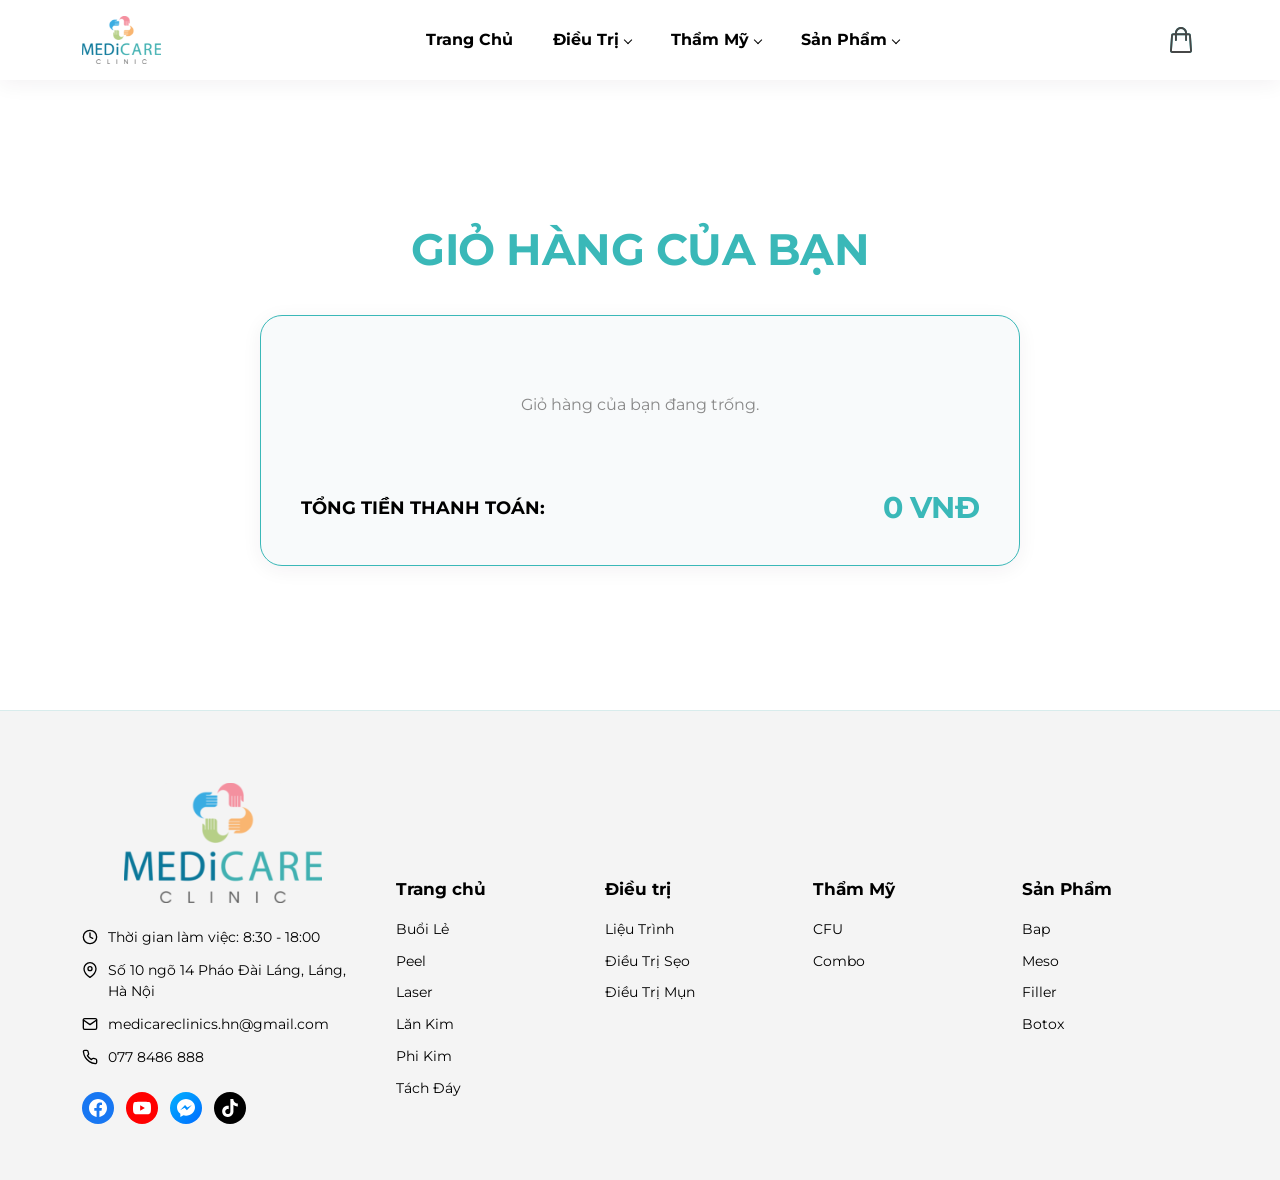
<file: cart/index.html>
<!DOCTYPE html>
<html lang="en">

<head>
    <meta charset="UTF-8">
    <meta name="viewport" content="width=device-width, initial-scale=1.0">
    <title>Document</title>
    <link rel="stylesheet" href="../assets/sass/style.min.css?v=3">
    <link rel="stylesheet" href="sass/style.min.css?v=3">
    <link rel="stylesheet" href="../header/sass/style.min.css?v=3">
    <link rel="stylesheet" href="../footer/sass/style.min.css?v=3">
</head>

<body>
    <header class="header">
        <div class="container">
            <div class="header__wrapper">

                <!-- 1. Logo Thương Hiệu -->
                <a href="/medicare/" class="header__logo" aria-label="Medicare Clinic - Trang Chủ">
                    <img src="../header/images/logo-medicare.svg" alt="Medicare Clinic" class="header__logo-img" width="160"
                        height="48">
                </a>

                <!-- 2. Lớp phủ mờ (Backdrop) khi mở menu trên Mobile -->
                <div class="header__backdrop" id="header-backdrop"></div>

                <!-- 3. Navigation Menu -->
                <nav class="header__nav" id="main-nav" aria-label="Menu điều hướng chính">
                    <ul class="header__menu">
                        <li class="header__menu-item">
                            <a href="/medicare/" class="header__menu-link">Trang Chủ</a>
                        </li>
                        <li class="header__menu-item header__menu-item--has-submenu">
                            <a href="../dich-vu-buoi-le/index.html#laser" class="header__menu-link">Điều Trị</a>

                            <!-- Nút xổ submenu trên Mobile -->
                            <button class="header__submenu-toggle" type="button" aria-expanded="false"
                                aria-label="Mở/đóng menu con Điều Trị"></button>

                            <!-- Submenu 2 Cột: Buổi Lẻ & Liệu Trình -->
                            <div class="header__submenu">
                                <div class="header__submenu-col">
                                    <a href="../dich-vu-buoi-le/index.html" class="header__submenu-title">Buổi Lẻ</a>
                                    <a href="../dich-vu-buoi-le/index.html#laser" class="header__submenu-link">LASER</a>
                                    <a href="../dich-vu-buoi-le/index.html#peel" class="header__submenu-link">PEEL</a>
                                    <a href="../dich-vu-buoi-le/index.html#lan-kim" class="header__submenu-link">LĂN KIM</a>
                                    <a href="../dich-vu-buoi-le/index.html#phi-kim" class="header__submenu-link">PHI KIM</a>
                                    <a href="../dich-vu-buoi-le/index.html#tach-day" class="header__submenu-link">TÁCH ĐÁY</a>
                                </div>
                                <div class="header__submenu-col">
                                    <a href="../dich-vu-lieu-trinh/index.html" class="header__submenu-title">Liệu Trình</a>
                                    <a href="../dich-vu-lieu-trinh/index.html#dieu-tri-mun" class="header__submenu-link">ĐIỀU TRỊ MỤN</a>
                                    <a href="../dich-vu-lieu-trinh/index.html#dieu-tri-seo" class="header__submenu-link">ĐIỀU TRỊ SẸO</a>
                                    <a href="../dich-vu-lieu-trinh/index.html#lieu-trinh-body" class="header__submenu-link">LIỆU TRÌNH BODY</a>
                                </div>
                            </div>
                        </li>
                        <li class="header__menu-item header__menu-item--has-submenu">
                            <a href="../cfu-eliffe/index.html" class="header__menu-link">Thẩm Mỹ</a>

                            <!-- Nút xổ submenu trên Mobile -->
                            <button class="header__submenu-toggle" type="button" aria-expanded="false"
                                aria-label="Mở/đóng menu con Thẩm Mỹ"></button>

                            <!-- Submenu: CFU ÈLIFE & Combo -->
                            <div class="header__submenu header__submenu--single">
                                <div class="header__submenu-col">
                                    <a href="../cfu-eliffe/index.html" class="header__submenu-link">CFU ÈLIFE</a>
                                    <a href="../combo/index.html" class="header__submenu-link">COMBO</a>
                                </div>
                            </div>
                        </li>
                        <li class="header__menu-item header__menu-item--has-submenu">
                            <a href="../san-pham/index.html#meso" class="header__menu-link">Sản Phẩm</a>

                            <!-- Nút xổ submenu trên Mobile -->
                            <button class="header__submenu-toggle" type="button" aria-expanded="false"
                                aria-label="Mở/đóng menu con Sản Phẩm"></button>

                            <!-- Submenu: Các Tab trong Trang Sản Phẩm -->
                            <div class="header__submenu header__submenu--single">
                                <div class="header__submenu-col">
                                    <a href="../san-pham/index.html#meso" class="header__submenu-link">MESO</a>
                                    <a href="../san-pham/index.html#bap" class="header__submenu-link">BAP</a>
                                    <a href="../san-pham/index.html#filler" class="header__submenu-link">FILLER</a>
                                    <a href="../san-pham/index.html#botox" class="header__submenu-link">BOTOX</a>
                                </div>
                            </div>
                        </li>
                    </ul>
                </nav>

                <!-- 4. Hành động (Giỏ hàng & Nút mở menu mobile) -->
                <div class="header__actions">
                    <!-- Nút Giỏ Hàng -->
                    <a href="../cart/index.html" class="header__action-btn header__action-btn--cart" aria-label="Xem giỏ hàng">
                        <img src="../header/images/icon-cart.svg" class="header__cart-icon" alt="" width="22" height="26">
                        <span class="header__cart-badge" aria-hidden="true"></span>
                    </a>

                    <!-- Nút Toggle Mobile Menu (Hamburger) -->
                    <button class="header__toggle" id="menu-toggle" type="button" aria-label="Mở danh mục menu"
                        aria-expanded="false" aria-controls="main-nav">
                        <span class="header__toggle-bar"></span>
                        <span class="header__toggle-bar"></span>
                        <span class="header__toggle-bar"></span>
                    </button>
                </div>

            </div>
        </div>
    </header>

    <section class="cart-page" id="cart-page" aria-label="Giỏ hàng dịch vụ">
        <div class="container">

            <!-- Tiêu Đề Section -->
            <div class="cart-page__header">
                <h2 class="cart-page__title">GIỎ HÀNG CỦA BẠN</h2>
            </div>

            <!-- Khung Danh Sách Đơn Hàng & Tổng Tiền -->
            <div class="cart-page__wrapper">

                <!-- Danh sách tên dịch vụ & giá (Render động qua JS) -->
                <div class="cart-page__list" id="cart-items-list"></div>

                <!-- Khối Hiển Thị Tổng Tiền -->
                <div class="cart-page__summary">
                    <span class="cart-page__total-label">Tổng tiền thanh toán:</span>
                    <span class="cart-page__total-price" id="cart-total-price">0 VNĐ</span>
                </div>

            </div>

        </div>
    </section>

    <script>
        /* ==========================================================================
   MODULE: GIỎ HÀNG (HIỂN THỊ DANH SÁCH & TỔNG TIỀN TỰ ĐỘNG)
   ========================================================================== */

        // 1. Hàm Render Giỏ Hàng (đọc từ localStorage qua module Cart)
        function initCartPage() {
            const listContainer = document.getElementById("cart-items-list");
            const totalPriceElement = document.getElementById("cart-total-price");

            if (!listContainer || !totalPriceElement) return;

            const cartItems = window.Cart ? window.Cart.getAll() : [];

            const updateCartView = () => {
                // Nếu giỏ hàng rỗng
                if (cartItems.length === 0) {
                    listContainer.innerHTML = `<div class="cart-page__empty">Giỏ hàng của bạn đang trống.</div>`;
                    totalPriceElement.textContent = "0 VNĐ";
                    return;
                }

                // Render từng dòng tên dịch vụ và giá
                listContainer.innerHTML = cartItems
                    .map(
                        (item) => `
        <div class="cart-page__item" data-id="${item.id}">
          <div class="cart-page__item-info">
            <button class="cart-page__item-remove" type="button" aria-label="Xóa ${item.name}" onclick="removeCartItem('${item.id}')">
              <svg xmlns="http://www.w3.org/2000/svg" width="18" height="18" viewBox="0 0 24 24" fill="none" stroke="currentColor" stroke-width="2" stroke-linecap="round" stroke-linejoin="round">
                <line x1="18" y1="6" x2="6" y2="18"></line>
                <line x1="6" y1="6" x2="18" y2="18"></line>
              </svg>
            </button>
            <span class="cart-page__item-name">${item.name}</span>
          </div>
          <span class="cart-page__item-price">${window.Cart ? window.Cart.formatCurrency(item.price) : item.price}</span>
        </div>
      `
                    )
                    .join("");

                // Tự động tính tổng tiền toàn bộ các mục
                const totalAmount = cartItems.reduce((sum, item) => sum + item.price, 0);
                totalPriceElement.textContent = window.Cart ? window.Cart.formatCurrency(totalAmount) : totalAmount;
            };

            updateCartView();
        }

        // 2. Hàm xóa dịch vụ khỏi giỏ hàng
        window.removeCartItem = function (id) {
            if (window.Cart) window.Cart.remove(id);
            initCartPage();
        };

        document.addEventListener("DOMContentLoaded", () => {
            initCartPage();
        });
    </script>
    <script src="../assets/js/cart.js"></script>
    <script src="../header/js/script.js"></script>

<footer class="footer" id="footer" aria-label="Chân trang Medicare Clinic">
        <div class="container">
            <div class="footer__grid">

                <!-- ================= CỘT 1: THÔNG TIN THƯƠNG HIỆU & LIÊN HỆ ================= -->
                <div class="footer__brand">
                    <!-- Logo -->
                    <a href="/medicare/" class="footer__logo" aria-label="Medicare Clinic - Trang Chủ">
                        <img src="../footer/images/logo-medicare.svg" alt="Medicare Clinic" class="footer__logo-img" width="160"
                            height="60">
                    </a>

                    <!-- Danh sách thông tin liên hệ -->
                    <ul class="footer__contacts">
                        <li class="footer__contact-item">
                            <span class="footer__contact-icon" aria-hidden="true">
                                <svg xmlns="http://www.w3.org/2000/svg" width="16" height="16" viewBox="0 0 24 24"
                                    fill="none" stroke="currentColor" stroke-width="2" stroke-linecap="round"
                                    stroke-linejoin="round">
                                    <circle cx="12" cy="12" r="10"></circle>
                                    <polyline points="12 6 12 12 16 14"></polyline>
                                </svg>
                            </span>
                            <span class="footer__contact-text">Thời gian làm việc: 8:30 - 18:00</span>
                        </li>

                        <li class="footer__contact-item">
                            <span class="footer__contact-icon" aria-hidden="true">
                                <svg xmlns="http://www.w3.org/2000/svg" width="16" height="16" viewBox="0 0 24 24"
                                    fill="none" stroke="currentColor" stroke-width="2" stroke-linecap="round"
                                    stroke-linejoin="round">
                                    <path d="M21 10c0 7-9 13-9 13s-9-6-9-13a9 9 0 0 1 18 0z"></path>
                                    <circle cx="12" cy="10" r="3"></circle>
                                </svg>
                            </span>
                            <span class="footer__contact-text">Số 10 ngõ 14 Pháo Đài Láng, Láng, Hà
                                Nội</span>
                        </li>

                        <li class="footer__contact-item">
                            <span class="footer__contact-icon" aria-hidden="true">
                                <svg xmlns="http://www.w3.org/2000/svg" width="16" height="16" viewBox="0 0 24 24"
                                    fill="none" stroke="currentColor" stroke-width="2" stroke-linecap="round"
                                    stroke-linejoin="round">
                                    <path
                                        d="M4 4h16c1.1 0 2 .9 2 2v12c0 1.1-.9 2-2 2H4c-1.1 0-2-.9-2-2V6c0-1.1.9-2 2-2z">
                                    </path>
                                    <polyline points="22,6 12,13 2,6"></polyline>
                                </svg>
                            </span>
                            <a href="mailto:medicareclinics.hn@gmail.com"
                                class="footer__contact-link">medicareclinics.hn@gmail.com</a>
                        </li>

                        <li class="footer__contact-item">
                            <span class="footer__contact-icon" aria-hidden="true">
                                <svg xmlns="http://www.w3.org/2000/svg" width="16" height="16" viewBox="0 0 24 24"
                                    fill="none" stroke="currentColor" stroke-width="2" stroke-linecap="round"
                                    stroke-linejoin="round">
                                    <path
                                        d="M22 16.92v3a2 2 0 0 1-2.18 2 19.79 19.79 0 0 1-8.63-3.07 19.5 19.5 0 0 1-6-6 19.79 19.79 0 0 1-3.07-8.67A2 2 0 0 1 4.11 2h3a2 2 0 0 1 2 1.72 12.84 12.84 0 0 0 .7 2.81 2 2 0 0 1-.45 2.11L8.09 9.91a16 16 0 0 0 6 6l1.27-1.27a2 2 0 0 1 2.11-.45 12.84 12.84 0 0 0 2.81.7A2 2 0 0 1 22 16.92z">
                                    </path>
                                </svg>
                            </span>
                            <a href="tel:0778486888" class="footer__contact-link">077 8486 888</a>
                        </li>
                    </ul>

                    <!-- Mạng xã hội -->
                    <div class="footer__socials">
                        <!-- Facebook -->
                        <a href="#" class="footer__social-btn footer__social-btn--facebook" aria-label="Facebook">
                            <svg xmlns="http://www.w3.org/2000/svg" width="18" height="18" viewBox="0 0 24 24"
                                fill="currentColor">
                                <path
                                    d="M24 12.073c0-6.627-5.373-12-12-12s-12 5.373-12 12c0 5.99 4.388 10.954 10.125 11.854v-8.385H7.078v-3.47h3.047V9.43c0-3.007 1.792-4.669 4.533-4.669 1.312 0 2.686.235 2.686.235v2.953H15.83c-1.491 0-1.956.925-1.956 1.874v2.25h3.328l-.532 3.47h-2.796v8.385C19.612 23.027 24 18.062 24 12.073z" />
                            </svg>
                        </a>
                        <!-- YouTube -->
                        <a href="#" class="footer__social-btn footer__social-btn--youtube" aria-label="YouTube">
                            <svg xmlns="http://www.w3.org/2000/svg" width="18" height="18" viewBox="0 0 24 24"
                                fill="currentColor">
                                <path
                                    d="M23.498 6.186a3.016 3.016 0 0 0-2.122-2.136C19.505 3.545 12 3.545 12 3.545s-7.505 0-9.377.505A3.017 3.017 0 0 0 .502 6.186C0 8.07 0 12 0 12s0 3.93.502 5.814a3.016 3.016 0 0 0 2.122 2.136c1.871.505 9.376.505 9.376.505s7.505 0 9.377-.505a3.015 3.015 0 0 0 2.122-2.136C24 15.93 24 12 24 12s0-3.93-.502-5.814zM9.545 15.568V8.432L15.818 12l-6.273 3.568z" />
                            </svg>
                        </a>
                        <!-- Messenger -->
                        <a href="#" class="footer__social-btn footer__social-btn--messenger" aria-label="Messenger">
                            <svg xmlns="http://www.w3.org/2000/svg" width="18" height="18" viewBox="0 0 24 24"
                                fill="currentColor">
                                <path
                                    d="M12 0C5.373 0 0 4.974 0 11.111c0 3.498 1.744 6.614 4.469 8.654V24l4.088-2.242c1.09.302 2.247.464 3.443.464 6.627 0 12-4.975 12-11.111S18.627 0 12 0zm1.191 14.963l-3.055-3.26-5.963 3.26 6.559-6.963 3.13 3.259 5.889-3.259-6.56 6.963z" />
                            </svg>
                        </a>
                        <!-- TikTok -->
                        <a href="#" class="footer__social-btn footer__social-btn--tiktok" aria-label="TikTok">
                            <svg xmlns="http://www.w3.org/2000/svg" width="18" height="18" viewBox="0 0 24 24"
                                fill="currentColor">
                                <path
                                    d="M12.525.02c1.31-.02 2.61-.01 3.91-.02.08 1.53.63 3.09 1.75 4.17 1.12 1.11 2.7 1.62 4.24 1.79v4.03c-1.44-.05-2.89-.35-4.2-.97-.57-.26-1.1-.59-1.62-.93-.01 2.92.01 5.84-.02 8.75-.08 1.4-.54 2.79-1.35 3.94-1.31 1.92-3.58 3.17-5.91 3.21-1.43.08-2.86-.31-4.08-1.03-2.02-1.19-3.44-3.37-3.65-5.71-.02-.5-.03-1-.01-1.49.18-1.9 1.12-3.72 2.58-4.96 1.66-1.44 3.98-2.13 6.15-1.72.02 1.48-.04 2.96-.04 4.44-.99-.32-2.15-.23-3.02.37-.63.41-1.11 1.04-1.36 1.75-.21.51-.24 1.07-.14 1.61.24 1.64 1.82 3.02 3.5 2.87 1.12-.01 2.19-.66 2.77-1.61.19-.33.4-.67.41-1.06.1-1.79.06-3.57.07-5.36.01-4.03-.01-8.05.02-12.07z" />
                            </svg>
                        </a>
                    </div>
                </div>

                <!-- ================= CỘT 2: TRANG CHỦ ================= -->
                <div class="footer__col">
                    <h4 class="footer__title">Trang chủ</h4>
                    <ul class="footer__nav-list">
                        <li class="footer__nav-item"><a href="#buoi-le" class="footer__nav-link">Buổi Lẻ</a></li>
                        <li class="footer__nav-item"><a href="#peel" class="footer__nav-link">Peel</a></li>
                        <li class="footer__nav-item"><a href="#laser" class="footer__nav-link">Laser</a></li>
                        <li class="footer__nav-item"><a href="#lan-kim" class="footer__nav-link">Lăn Kim</a></li>
                        <li class="footer__nav-item"><a href="#phi-kim" class="footer__nav-link">Phi Kim</a></li>
                        <li class="footer__nav-item"><a href="#tach-day" class="footer__nav-link">Tách Đáy</a></li>
                    </ul>
                </div>

                <!-- ================= CỘT 3: ĐIỀU TRỊ ================= -->
                <div class="footer__col">
                    <h4 class="footer__title">Điều trị</h4>
                    <ul class="footer__nav-list">
                        <li class="footer__nav-item"><a href="#lieu-trinh" class="footer__nav-link">Liệu Trình</a></li>
                        <li class="footer__nav-item"><a href="#dieu-tri-seo" class="footer__nav-link">Điều Trị Sẹo</a>
                        </li>
                        <li class="footer__nav-item"><a href="#dieu-tri-mun" class="footer__nav-link">Điều Trị Mụn</a>
                        </li>
                    </ul>
                </div>

                <!-- ================= CỘT 4: THẨM MỸ ================= -->
                <div class="footer__col">
                    <h4 class="footer__title">Thẩm Mỹ</h4>
                    <ul class="footer__nav-list">
                        <li class="footer__nav-item"><a href="#cfu" class="footer__nav-link">CFU</a></li>
                        <li class="footer__nav-item"><a href="#combo" class="footer__nav-link">Combo</a></li>
                    </ul>
                </div>

                <!-- ================= CỘT 5: SẢN PHẨM ================= -->
                <div class="footer__col">
                    <h4 class="footer__title">Sản Phẩm</h4>
                    <ul class="footer__nav-list">
                        <li class="footer__nav-item"><a href="#bap" class="footer__nav-link">Bap</a></li>
                        <li class="footer__nav-item"><a href="#meso-product" class="footer__nav-link">Meso</a></li>
                        <li class="footer__nav-item"><a href="#filler" class="footer__nav-link">Filler</a></li>
                        <li class="footer__nav-item"><a href="#botox" class="footer__nav-link">Botox</a></li>
                    </ul>
                </div>

            </div>
        </div>
    </footer>
</body>

</html>
</file>
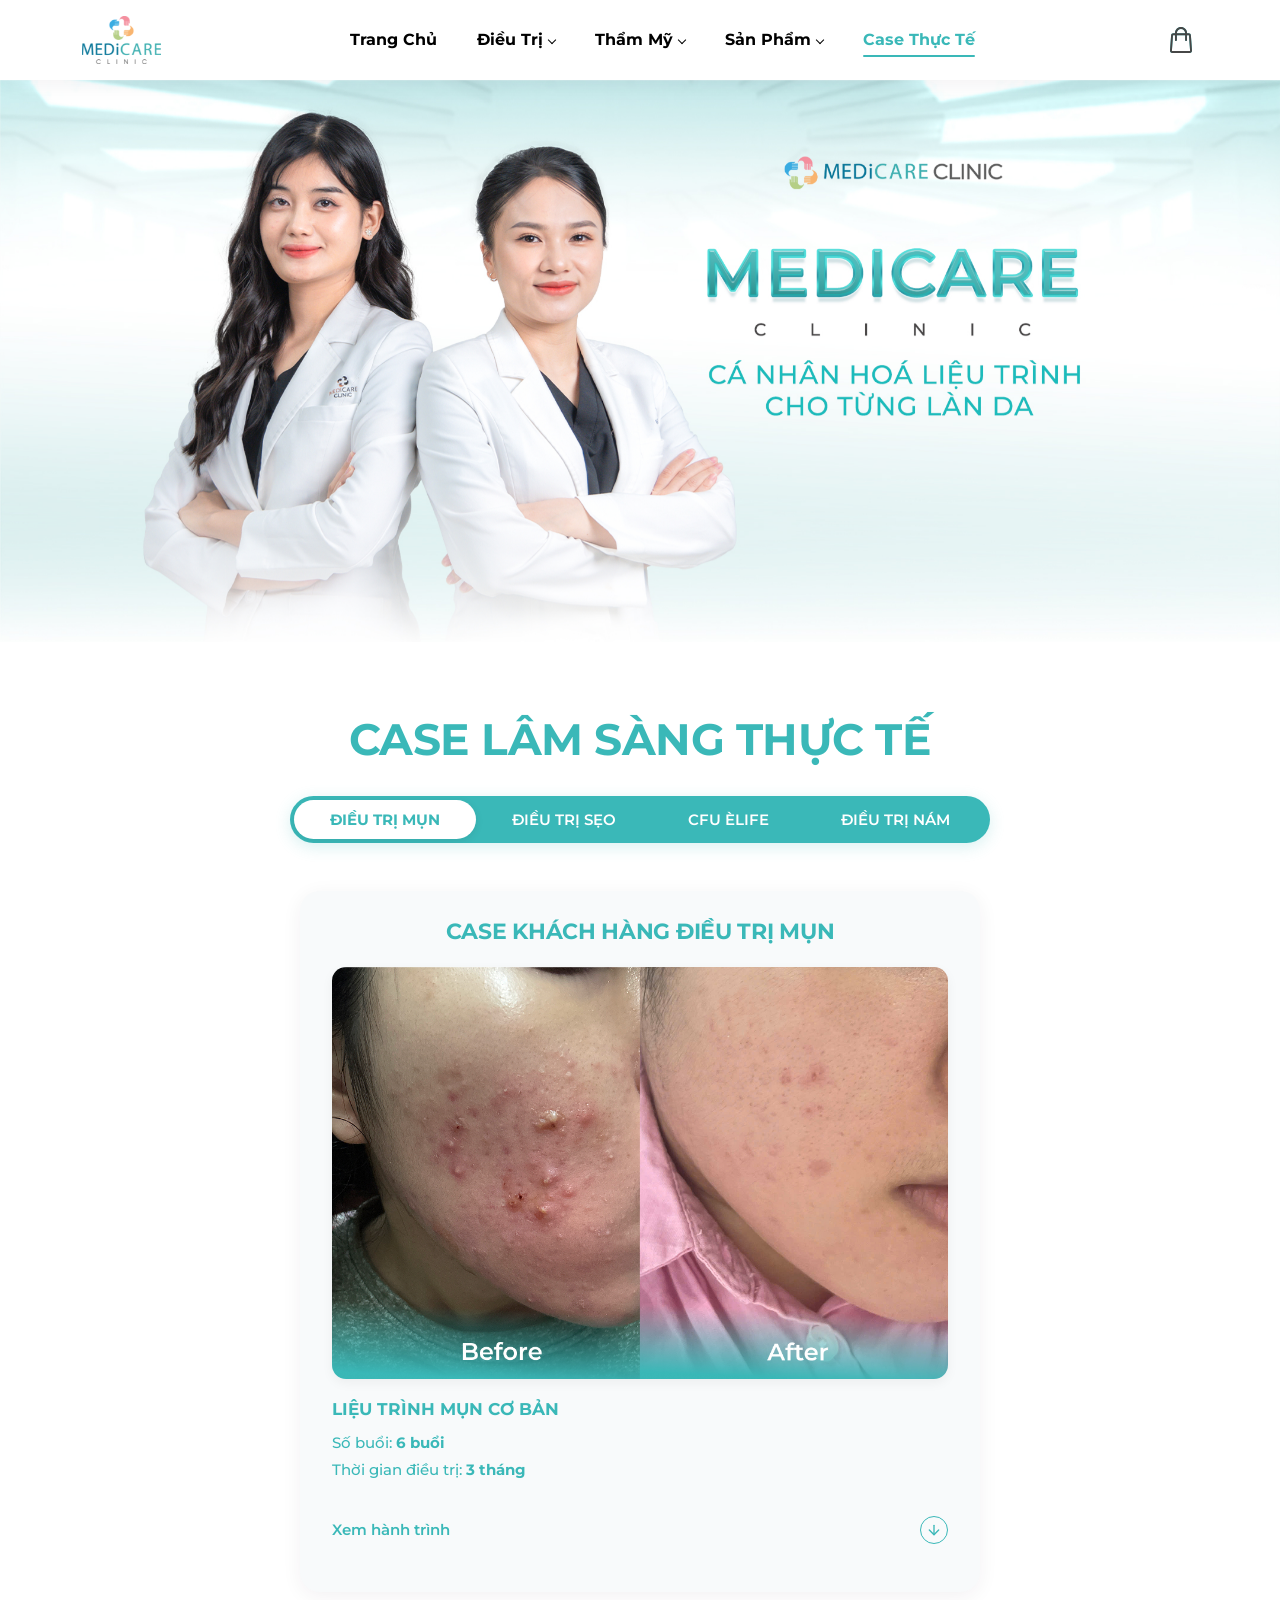
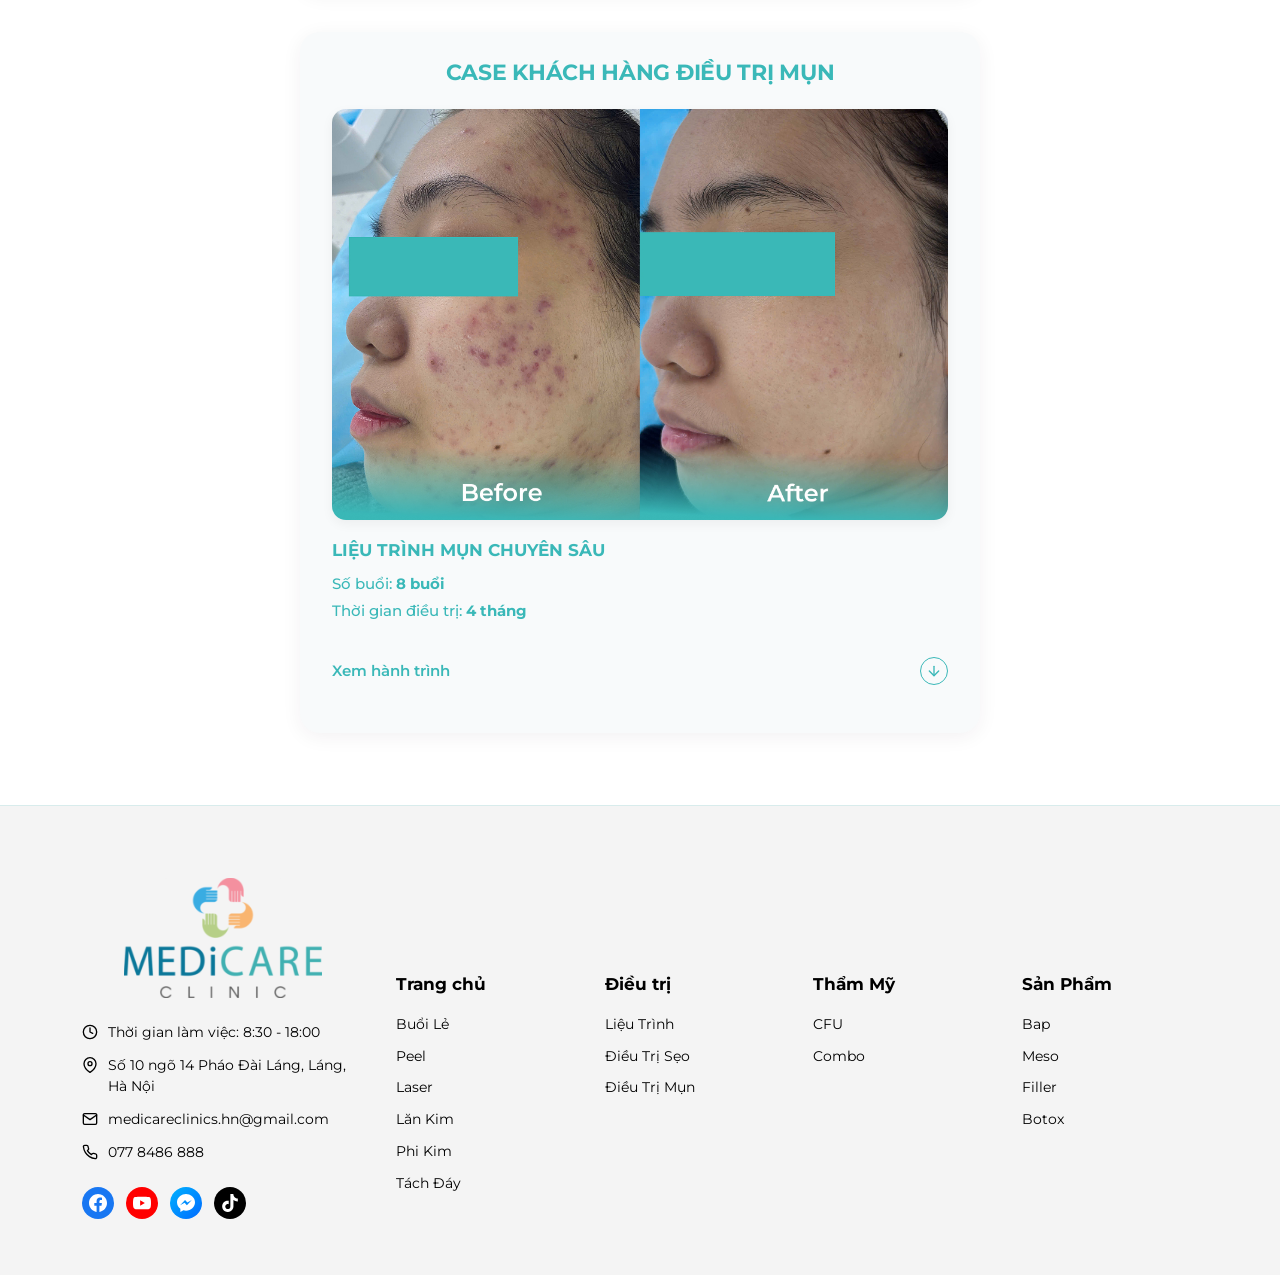
<file: case-thuc-te/index.html>
<!DOCTYPE html>
<html lang="en">
<head>
    <meta charset="UTF-8">
    <meta name="viewport" content="width=device-width, initial-scale=1.0">
    <title>Document</title>
    <link rel="stylesheet" href="../assets/sass/style.min.css?v=3">
    <link rel="stylesheet" href="sass/style.min.css?v=3">
    <link rel="stylesheet" href="../header/sass/style.min.css?v=3">
    <link rel="stylesheet" href="../footer/sass/style.min.css?v=3">
</head>
<body>
    <header class="header">
        <div class="container">
            <div class="header__wrapper">

                <!-- 1. Logo Thương Hiệu -->
                <a href="/medicare/" class="header__logo" aria-label="Medicare Clinic - Trang Chủ">
                    <img src="../header/images/logo-medicare.svg" alt="Medicare Clinic" class="header__logo-img" width="160"
                        height="48">
                </a>

                <!-- 2. Lớp phủ mờ (Backdrop) khi mở menu trên Mobile -->
                <div class="header__backdrop" id="header-backdrop"></div>

                <!-- 3. Navigation Menu -->
                <nav class="header__nav" id="main-nav" aria-label="Menu điều hướng chính">
                    <ul class="header__menu">
                        <li class="header__menu-item">
                            <a href="/medicare/" class="header__menu-link">Trang Chủ</a>
                        </li>
                        <li class="header__menu-item header__menu-item--has-submenu">
                            <a href="../dich-vu-buoi-le/index.html#laser" class="header__menu-link">Điều Trị</a>

                            <!-- Nút xổ submenu trên Mobile -->
                            <button class="header__submenu-toggle" type="button" aria-expanded="false"
                                aria-label="Mở/đóng menu con Điều Trị"></button>

                            <!-- Submenu 2 Cột: Buổi Lẻ & Liệu Trình -->
                            <div class="header__submenu">
                                <div class="header__submenu-col">
                                    <a href="../dich-vu-buoi-le/index.html" class="header__submenu-title">Buổi Lẻ</a>
                                    <a href="../dich-vu-buoi-le/index.html#laser" class="header__submenu-link">LASER</a>
                                    <a href="../dich-vu-buoi-le/index.html#peel" class="header__submenu-link">PEEL</a>
                                    <a href="../dich-vu-buoi-le/index.html#meso" class="header__submenu-link">MESO</a>
                                    <a href="../dich-vu-buoi-le/index.html#lan-kim" class="header__submenu-link">LĂN KIM</a>
                                    <a href="../dich-vu-buoi-le/index.html#phi-kim" class="header__submenu-link">PHI KIM</a>
                                    <a href="../dich-vu-buoi-le/index.html#tach-day" class="header__submenu-link">TÁCH ĐÁY</a>
                                </div>
                                <div class="header__submenu-col">
                                    <a href="../dich-vu-lieu-trinh/index.html" class="header__submenu-title">Liệu Trình</a>
                                    <a href="../dich-vu-lieu-trinh/index.html#dieu-tri-mun" class="header__submenu-link">ĐIỀU TRỊ MỤN</a>
                                    <a href="../dich-vu-lieu-trinh/index.html#dieu-tri-seo" class="header__submenu-link">ĐIỀU TRỊ SẸO</a>
                                    <a href="../dich-vu-lieu-trinh/index.html#lieu-trinh-body" class="header__submenu-link">LIỆU TRÌNH BODY</a>
                                    <a href="../dich-vu-lieu-trinh/index.html#the-lieu-trinh" class="header__submenu-link">THẺ LIỆU TRÌNH</a>
                                </div>
                            </div>
                        </li>
                        <li class="header__menu-item header__menu-item--has-submenu">
                            <a href="../cfu-eliffe/index.html" class="header__menu-link">Thẩm Mỹ</a>

                            <!-- Nút xổ submenu trên Mobile -->
                            <button class="header__submenu-toggle" type="button" aria-expanded="false"
                                aria-label="Mở/đóng menu con Thẩm Mỹ"></button>

                            <!-- Submenu: CFU ÈLIFE & Combo -->
                            <div class="header__submenu header__submenu--single">
                                <div class="header__submenu-col">
                                    <a href="../cfu-eliffe/index.html" class="header__submenu-link">CFU ÈLIFE</a>
                                    <a href="../combo/index.html" class="header__submenu-link">COMBO</a>
                                </div>
                            </div>
                        </li>
                        <li class="header__menu-item header__menu-item--has-submenu">
                            <a href="../san-pham/index.html#meso" class="header__menu-link">Sản Phẩm</a>

                            <!-- Nút xổ submenu trên Mobile -->
                            <button class="header__submenu-toggle" type="button" aria-expanded="false"
                                aria-label="Mở/đóng menu con Sản Phẩm"></button>

                            <!-- Submenu: Các Tab trong Trang Sản Phẩm -->
                            <div class="header__submenu header__submenu--single">
                                <div class="header__submenu-col">
                                    <a href="../san-pham/index.html#meso" class="header__submenu-link">MESO</a>
                                    <a href="../san-pham/index.html#bap" class="header__submenu-link">BAP</a>
                                    <a href="../san-pham/index.html#filler" class="header__submenu-link">FILLER</a>
                                    <a href="../san-pham/index.html#botox" class="header__submenu-link">BOTOX</a>
                                </div>
                            </div>
                        </li>
                        <li class="header__menu-item header__menu-item--active">
                            <a href="index.html" class="header__menu-link header__menu-link--active">Case Thực Tế</a>
                        </li>
                    </ul>
                </nav>

                <!-- 4. Hành động (Giỏ hàng & Nút mở menu mobile) -->
                <div class="header__actions">
                    <!-- Nút Giỏ Hàng -->
                    <a href="../cart/index.html" class="header__action-btn header__action-btn--cart" aria-label="Xem giỏ hàng">
                        <img src="../header/images/icon-cart.svg" class="header__cart-icon" alt="" width="22" height="26">
                        <span class="header__cart-badge" aria-hidden="true"></span>
                    </a>

                    <!-- Nút Toggle Mobile Menu (Hamburger) -->
                    <button class="header__toggle" id="menu-toggle" type="button" aria-label="Mở danh mục menu"
                        aria-expanded="false" aria-controls="main-nav">
                        <span class="header__toggle-bar"></span>
                        <span class="header__toggle-bar"></span>
                        <span class="header__toggle-bar"></span>
                    </button>
                </div>

            </div>
        </div>
    </header>

    <section class="banner" data-aos="fade-up">
        <img src="images/banner.jpg" alt="">
    </section>

    <section class="clinical-cases" id="clinical-cases" aria-label="Case Lâm Sàng Thực Tế">
  <div class="container">
    
    <!-- Tiêu Đề Section -->
    <h2 class="clinical-cases__title">CASE LÂM SÀNG THỰC TẾ</h2>

    <!-- Thanh Điều Hướng Tabs (Pill Bar) -->
    <div class="clinical-cases__tabs-wrapper">
      <div class="clinical-cases__tabs" id="clinical-cases-tabs" role="tablist"></div>
    </div>

    <!-- Khung Render Danh Sách Các Case (Render Động Qua JS) -->
    <div class="clinical-cases__list" id="clinical-cases-list"></div>

  </div>
</section>

 <script src="../assets/js/scroll-reveal.js"></script>
    <script src="../assets/js/cart.js"></script>
    <script src="../header/js/script.js"></script>
    
    <script>
        /* ==========================================================================
   MODULE: CASE LÂM SÀNG THỰC TẾ (EXPANDABLE JOURNEY SESSIONS)
   ========================================================================== */

const clinicalCasesData = {
  /* --- TAB 1: ĐIỀU TRỊ MỤN --- */
 "dieu-tri-mun": {
    id: "dieu-tri-mun",
    tabName: "ĐIỀU TRỊ MỤN",
    items: [
        /* --- CASE 1: LIỆU TRÌNH MỤN CƠ BẢN --- */
        {
            id: "case-mun-co-ban",
            cardTitle: "CASE KHÁCH HÀNG ĐIỀU TRỊ MỤN",
            image: "images/mun-co-ban-compare.jpg",
            treatmentName: "LIỆU TRÌNH MỤN CƠ BẢN",
            sessions: "6 buổi",
            duration: "3 tháng",
            journey: [
                { session: "Buổi 1", image: "images/mun-cb-buoi-1.jpg" },
                { session: "Buổi 2", image: "images/mun-cb-buoi-2.jpg" },
                { session: "Buổi 4", image: "images/mun-cb-buoi-4.jpg" },
                { session: "Buổi 6", image: "images/mun-cb-buoi-6a.jpg" },
                { session: "Buổi 6", image: "images/mun-cb-buoi-6b.jpg" }
            ]
        },

        /* --- CASE 2: LIỆU TRÌNH MỤN CHUYÊN SÂU --- */
        {
            id: "case-mun-chuyen-sau",
            cardTitle: "CASE KHÁCH HÀNG ĐIỀU TRỊ MỤN",
            image: "images/mun-chuyen-sau-compare.jpg",
            treatmentName: "LIỆU TRÌNH MỤN CHUYÊN SÂU",
            sessions: "8 buổi",
            duration: "4 tháng",
            journey: [
                { session: "Buổi 1", image: "images/mun-cs-buoi-1.jpg" },
                { session: "Buổi 2", image: "images/mun-cs-buoi-2.jpg" },
                { session: "Buổi 4", image: "images/mun-cs-buoi-4.jpg" },
                { session: "Buổi 6", image: "images/mun-cs-buoi-6.jpg" },
                { session: "Buổi 8", image: "images/mun-cs-buoi-8.jpg" }
            ]
        }
    ]
},

  /* --- TAB 2: ĐIỀU TRỊ SẸO --- */
  "dieu-tri-seo": {
    id: "dieu-tri-seo",
    tabName: "ĐIỀU TRỊ SẸO",
    items: [
        /* --- CASE 1: LIỆU TRÌNH SẸO CƠ BẢN --- */
        {
            id: "case-seo-co-ban",
            cardTitle: "CASE KHÁCH HÀNG ĐIỀU TRỊ SẸO",
            image: "images/seo-co-ban-compare.jpg",
            treatmentName: "LIỆU TRÌNH SẸO CƠ BẢN",
            sessions: "6 buổi",
            duration: "4 tháng",
            journey: [
                { session: "Buổi 1", image: "images/seo-cb-buoi-1.jpg" },
                { session: "Buổi 3", image: "images/seo-cb-buoi-3.jpg" },
                { session: "Buổi 5", image: "images/seo-cb-buoi-5.jpg" },
                { session: "Buổi 6", image: "images/seo-cb-buoi-6.jpg" }
            ]
        },

        /* --- CASE 2: LIỆU TRÌNH SẸO CHUYÊN SÂU --- */
        {
            id: "case-seo-chuyen-sau",
            cardTitle: "CASE KHÁCH HÀNG ĐIỀU TRỊ SẸO",
            image: "images/seo-chuyen-sau-compare.jpg",
            treatmentName: "LIỆU TRÌNH SẸO CHUYÊN SÂU",
            sessions: "11 buổi",
            duration: "6 tháng",
            journey: [
                { session: "Buổi 1", image: "images/seo-cs-buoi-1.jpg" },
                { session: "Buổi 3", image: "images/seo-cs-buoi-3.jpg" },
                { session: "Buổi 6", image: "images/seo-cs-buoi-6.jpg" },
                { session: "Buổi 8", image: "images/seo-cs-buoi-8.jpg" },
                { session: "Buổi 11", image: "images/seo-cs-buoi-11.jpg" }
            ]
        },

        /* --- CASE 3: LIỆU TRÌNH SẸO ĐA TẦNG --- */
        {
            id: "case-seo-da-tang",
            cardTitle: "CASE KHÁCH HÀNG ĐIỀU TRỊ SẸO",
            image: "images/seo-da-tang-compare.jpg",
            treatmentName: "LIỆU TRÌNH SẸO ĐA TẦNG",
            sessions: "15 buổi",
            duration: "10 tháng",
            journey: [
                { session: "Buổi 1", image: "images/seo-dt-buoi-1.jpg" },
                { session: "Buổi 2", image: "images/seo-dt-buoi-2.jpg" },
                { session: "Buổi 4", image: "images/seo-dt-buoi-4.jpg" },
                { session: "Buổi 6", image: "images/seo-dt-buoi-6a.jpg" },
                { session: "Buổi 6", image: "images/seo-dt-buoi-6b.jpg" }
            ]
        }
    ]
},

  /* --- TAB 3: CFU ÈLIFE --- */
  "cfu-elife": {
    id: "cfu-elife",
    tabName: "CFU ÈLIFE",
    items: [
        {
            id: "case-cfu-fullface",
            cardTitle: "CASE LÂM SÀNG CFU FULLFACE",
            image: "images/cfu-fullface-compare.jpg",
            treatmentName: "",
            sessions: "",
            duration: "",
            journey: []
        },
        {
            id: "case-cfu-fullface-vung-co",
            cardTitle: "CASE LÂM SÀNG CFU FULLFACE + VÙNG CỔ",
            image: "images/cfu-fullface-co-compare.jpg",
            treatmentName: "",
            sessions: "",
            duration: "",
            journey: []
        },
        {
            id: "case-cfu-thon-gon-bap-tay",
            cardTitle: "CASE LÂM SÀNG CFU THON GỌN BẮP TAY",
            image: "images/cfu-bap-tay-compare.jpg",
            treatmentName: "",
            sessions: "",
            duration: "",
            journey: []
        }
    ]
},

  /* --- TAB 4: ĐIỀU TRỊ NÁM --- */
  "dieu-tri-nam": {
    id: "dieu-tri-nam",
    tabName: "ĐIỀU TRỊ NÁM",
    items: [
        {
            id: "case-nam-the-vip-2",
            cardTitle: "CASE KHÁCH HÀNG ĐIỀU TRỊ NÁM",
            image: "images/nam-vip2-compare.jpg",
            treatmentName: "THẺ LIỆU TRÌNH VIP 2",
            sessions: "8 buổi",
            duration: "6 tháng",
            journey: [
                { session: "Buổi 1", image: "images/nam-vip2-buoi-1.jpg" },
                { session: "Buổi 3", image: "images/nam-vip2-buoi-3.jpg" },
                { session: "Buổi 5", image: "images/nam-vip2-buoi-5.jpg" },
                { session: "Buổi 8", image: "images/nam-vip2-buoi-8.jpg" }
            ]
        }
    ]
}
};



// Hàm Render & Xử Lý Toggle Mở Rộng
/* ==========================================================================
   HÀM KÉO THẢ CHUỘT (DRAG-TO-SCROLL) CHO THANH HÀNH TRÌNH TỪNG BUỔI
   ========================================================================== */
function initJourneyDragScroll() {
  const tracks = document.querySelectorAll(".clinical-cases__journey-track");

  tracks.forEach((track) => {
    let isDown = false;
    let startX;
    let scrollLeft;

    track.addEventListener("mousedown", (e) => {
      isDown = true;
      track.classList.add("is-dragging");
      startX = e.pageX - track.offsetLeft;
      scrollLeft = track.scrollLeft;
    });

    track.addEventListener("mouseleave", () => {
      isDown = false;
      track.classList.remove("is-dragging");
    });

    track.addEventListener("mouseup", () => {
      isDown = false;
      track.classList.remove("is-dragging");
    });

    track.addEventListener("mousemove", (e) => {
      if (!isDown) return;
      e.preventDefault(); // Ngăn chọn chữ / kéo trang mặc định
      const x = e.pageX - track.offsetLeft;
      const walk = (x - startX) * 1.8; // Hệ số tốc độ trượt (1.8x)
      track.scrollLeft = scrollLeft - walk;
    });
  });
}

/* ==========================================================================
   TÍCH HỢP VÀO HÀM RENDER CHÍNH CỦA CLINICAL CASES
   ========================================================================== */
function initClinicalCases() {
  const tabsContainer = document.getElementById("clinical-cases-tabs");
  const listContainer = document.getElementById("clinical-cases-list");

  if (!tabsContainer || !listContainer) return;

  const tabKeys = Object.keys(clinicalCasesData);
  let activeTabKey = "dieu-tri-mun";

  const renderContent = (tabKey) => {
    const currentData = clinicalCasesData[tabKey];
    if (!currentData || !currentData.items.length) {
      listContainer.innerHTML = `<p style="text-align:center; padding: 2rem; color: #888;">Đang cập nhật case lâm sàng...</p>`;
      return;
    }

    listContainer.innerHTML = currentData.items
  .map(
    (item) => `
    <article class="clinical-cases__card" id="case-card-${item.id}">
      <h3 class="clinical-cases__card-title">${item.cardTitle}</h3>

      <div class="clinical-cases__media">
        <img src="${item.image}" alt="${item.cardTitle}" class="clinical-cases__media-img" loading="lazy">
      </div>

      ${
        item.treatmentName
          ? `
        <div class="clinical-cases__info">
          <h4 class="clinical-cases__treatment-name">${item.treatmentName}</h4>
          <div class="clinical-cases__meta-item">Số buổi: <span>${item.sessions}</span></div>
          <div class="clinical-cases__meta-item">Thời gian điều trị: <span>${item.duration}</span></div>
        </div>
      `
          : ""
      }

      ${
        item.journey && item.journey.length
          ? `
        <div class="clinical-cases__footer">
          <button class="clinical-cases__toggle-btn" type="button" aria-expanded="false" onclick="toggleCaseJourney('${item.id}')">
            <span class="clinical-cases__toggle-text">Xem hành trình</span>
            <span class="clinical-cases__toggle-icon" aria-hidden="true">
              <svg xmlns="http://www.w3.org/2000/svg" viewBox="0 0 24 24" fill="none" stroke="currentColor" stroke-width="2" stroke-linecap="round" stroke-linejoin="round">
                <line x1="12" y1="5" x2="12" y2="19"></line>
                <polyline points="19 12 12 19 5 12"></polyline>
              </svg>
            </span>
          </button>
        </div>

        <div class="clinical-cases__journey-drawer">
          <div class="clinical-cases__journey-inner">
            <div class="clinical-cases__journey-track">
              ${item.journey
                .map(
                  (step) => `
                <div class="clinical-cases__journey-item">
                  <div class="clinical-cases__journey-media">
                    <img src="${step.image}" alt="${step.session}" class="clinical-cases__journey-img" loading="lazy">
                  </div>
                  <span class="clinical-cases__journey-badge">${step.session}</span>
                </div>
              `
                )
                .join("")}
            </div>
          </div>
        </div>
      `
          : ""
      }
    </article>
  `
  )
  .join("");

    // Kích hoạt tính năng kéo chuột cho các track vừa render
    initJourneyDragScroll();
  };

  // Render Danh Sách Nút Tabs
  tabsContainer.innerHTML = tabKeys
    .map(
      (key) => `
      <button 
        type="button" 
        class="clinical-cases__tab-btn ${key === activeTabKey ? "clinical-cases__tab-btn--active" : ""}" 
        data-tab="${key}"
        role="tab"
        aria-selected="${key === activeTabKey}"
      >
        ${clinicalCasesData[key].tabName}
      </button>
    `
    )
    .join("");

  // Bắt Sự Kiện Chuyển Tab
  tabsContainer.querySelectorAll(".clinical-cases__tab-btn").forEach((btn) => {
    btn.addEventListener("click", () => {
      const selected = btn.getAttribute("data-tab");
      if (selected === activeTabKey) return;

      activeTabKey = selected;
      tabsContainer.querySelectorAll(".clinical-cases__tab-btn").forEach((b) => {
        const isActive = b.getAttribute("data-tab") === activeTabKey;
        b.classList.toggle("clinical-cases__tab-btn--active", isActive);
        b.setAttribute("aria-selected", String(isActive));
      });

      renderContent(activeTabKey);
    });
  });

  renderContent(activeTabKey);
}

// Toggle Mở Rộng
window.toggleCaseJourney = function (caseId) {
  const card = document.getElementById(`case-card-${caseId}`);
  if (!card) return;

  const isExpanded = card.classList.toggle("clinical-cases__card--expanded");
  const toggleBtn = card.querySelector(".clinical-cases__toggle-btn");
  if (toggleBtn) {
    toggleBtn.setAttribute("aria-expanded", String(isExpanded));
  }
};

document.addEventListener("DOMContentLoaded", () => {
  initClinicalCases();
});
    </script>

<footer class="footer" id="footer" aria-label="Chân trang Medicare Clinic">
        <div class="container">
            <div class="footer__grid">

                <!-- ================= CỘT 1: THÔNG TIN THƯƠNG HIỆU & LIÊN HỆ ================= -->
                <div class="footer__brand">
                    <!-- Logo -->
                    <a href="/medicare/" class="footer__logo" aria-label="Medicare Clinic - Trang Chủ">
                        <img src="../footer/images/logo-medicare.svg" alt="Medicare Clinic" class="footer__logo-img" width="160"
                            height="60">
                    </a>

                    <!-- Danh sách thông tin liên hệ -->
                    <ul class="footer__contacts">
                        <li class="footer__contact-item">
                            <span class="footer__contact-icon" aria-hidden="true">
                                <svg xmlns="http://www.w3.org/2000/svg" width="16" height="16" viewBox="0 0 24 24"
                                    fill="none" stroke="currentColor" stroke-width="2" stroke-linecap="round"
                                    stroke-linejoin="round">
                                    <circle cx="12" cy="12" r="10"></circle>
                                    <polyline points="12 6 12 12 16 14"></polyline>
                                </svg>
                            </span>
                            <span class="footer__contact-text">Thời gian làm việc: 8:30 - 18:00</span>
                        </li>

                        <li class="footer__contact-item">
                            <span class="footer__contact-icon" aria-hidden="true">
                                <svg xmlns="http://www.w3.org/2000/svg" width="16" height="16" viewBox="0 0 24 24"
                                    fill="none" stroke="currentColor" stroke-width="2" stroke-linecap="round"
                                    stroke-linejoin="round">
                                    <path d="M21 10c0 7-9 13-9 13s-9-6-9-13a9 9 0 0 1 18 0z"></path>
                                    <circle cx="12" cy="10" r="3"></circle>
                                </svg>
                            </span>
                            <span class="footer__contact-text">Số 10 ngõ 14 Pháo Đài Láng, Láng, Hà
                                Nội</span>
                        </li>

                        <li class="footer__contact-item">
                            <span class="footer__contact-icon" aria-hidden="true">
                                <svg xmlns="http://www.w3.org/2000/svg" width="16" height="16" viewBox="0 0 24 24"
                                    fill="none" stroke="currentColor" stroke-width="2" stroke-linecap="round"
                                    stroke-linejoin="round">
                                    <path
                                        d="M4 4h16c1.1 0 2 .9 2 2v12c0 1.1-.9 2-2 2H4c-1.1 0-2-.9-2-2V6c0-1.1.9-2 2-2z">
                                    </path>
                                    <polyline points="22,6 12,13 2,6"></polyline>
                                </svg>
                            </span>
                            <a href="mailto:medicareclinics.hn@gmail.com"
                                class="footer__contact-link">medicareclinics.hn@gmail.com</a>
                        </li>

                        <li class="footer__contact-item">
                            <span class="footer__contact-icon" aria-hidden="true">
                                <svg xmlns="http://www.w3.org/2000/svg" width="16" height="16" viewBox="0 0 24 24"
                                    fill="none" stroke="currentColor" stroke-width="2" stroke-linecap="round"
                                    stroke-linejoin="round">
                                    <path
                                        d="M22 16.92v3a2 2 0 0 1-2.18 2 19.79 19.79 0 0 1-8.63-3.07 19.5 19.5 0 0 1-6-6 19.79 19.79 0 0 1-3.07-8.67A2 2 0 0 1 4.11 2h3a2 2 0 0 1 2 1.72 12.84 12.84 0 0 0 .7 2.81 2 2 0 0 1-.45 2.11L8.09 9.91a16 16 0 0 0 6 6l1.27-1.27a2 2 0 0 1 2.11-.45 12.84 12.84 0 0 0 2.81.7A2 2 0 0 1 22 16.92z">
                                    </path>
                                </svg>
                            </span>
                            <a href="tel:0778486888" class="footer__contact-link">077 8486 888</a>
                        </li>
                    </ul>

                    <!-- Mạng xã hội -->
                    <div class="footer__socials">
                        <!-- Facebook -->
                        <a href="#" class="footer__social-btn footer__social-btn--facebook" aria-label="Facebook">
                            <svg xmlns="http://www.w3.org/2000/svg" width="18" height="18" viewBox="0 0 24 24"
                                fill="currentColor">
                                <path
                                    d="M24 12.073c0-6.627-5.373-12-12-12s-12 5.373-12 12c0 5.99 4.388 10.954 10.125 11.854v-8.385H7.078v-3.47h3.047V9.43c0-3.007 1.792-4.669 4.533-4.669 1.312 0 2.686.235 2.686.235v2.953H15.83c-1.491 0-1.956.925-1.956 1.874v2.25h3.328l-.532 3.47h-2.796v8.385C19.612 23.027 24 18.062 24 12.073z" />
                            </svg>
                        </a>
                        <!-- YouTube -->
                        <a href="#" class="footer__social-btn footer__social-btn--youtube" aria-label="YouTube">
                            <svg xmlns="http://www.w3.org/2000/svg" width="18" height="18" viewBox="0 0 24 24"
                                fill="currentColor">
                                <path
                                    d="M23.498 6.186a3.016 3.016 0 0 0-2.122-2.136C19.505 3.545 12 3.545 12 3.545s-7.505 0-9.377.505A3.017 3.017 0 0 0 .502 6.186C0 8.07 0 12 0 12s0 3.93.502 5.814a3.016 3.016 0 0 0 2.122 2.136c1.871.505 9.376.505 9.376.505s7.505 0 9.377-.505a3.015 3.015 0 0 0 2.122-2.136C24 15.93 24 12 24 12s0-3.93-.502-5.814zM9.545 15.568V8.432L15.818 12l-6.273 3.568z" />
                            </svg>
                        </a>
                        <!-- Messenger -->
                        <a href="#" class="footer__social-btn footer__social-btn--messenger" aria-label="Messenger">
                            <svg xmlns="http://www.w3.org/2000/svg" width="18" height="18" viewBox="0 0 24 24"
                                fill="currentColor">
                                <path
                                    d="M12 0C5.373 0 0 4.974 0 11.111c0 3.498 1.744 6.614 4.469 8.654V24l4.088-2.242c1.09.302 2.247.464 3.443.464 6.627 0 12-4.975 12-11.111S18.627 0 12 0zm1.191 14.963l-3.055-3.26-5.963 3.26 6.559-6.963 3.13 3.259 5.889-3.259-6.56 6.963z" />
                            </svg>
                        </a>
                        <!-- TikTok -->
                        <a href="#" class="footer__social-btn footer__social-btn--tiktok" aria-label="TikTok">
                            <svg xmlns="http://www.w3.org/2000/svg" width="18" height="18" viewBox="0 0 24 24"
                                fill="currentColor">
                                <path
                                    d="M12.525.02c1.31-.02 2.61-.01 3.91-.02.08 1.53.63 3.09 1.75 4.17 1.12 1.11 2.7 1.62 4.24 1.79v4.03c-1.44-.05-2.89-.35-4.2-.97-.57-.26-1.1-.59-1.62-.93-.01 2.92.01 5.84-.02 8.75-.08 1.4-.54 2.79-1.35 3.94-1.31 1.92-3.58 3.17-5.91 3.21-1.43.08-2.86-.31-4.08-1.03-2.02-1.19-3.44-3.37-3.65-5.71-.02-.5-.03-1-.01-1.49.18-1.9 1.12-3.72 2.58-4.96 1.66-1.44 3.98-2.13 6.15-1.72.02 1.48-.04 2.96-.04 4.44-.99-.32-2.15-.23-3.02.37-.63.41-1.11 1.04-1.36 1.75-.21.51-.24 1.07-.14 1.61.24 1.64 1.82 3.02 3.5 2.87 1.12-.01 2.19-.66 2.77-1.61.19-.33.4-.67.41-1.06.1-1.79.06-3.57.07-5.36.01-4.03-.01-8.05.02-12.07z" />
                            </svg>
                        </a>
                    </div>
                </div>

                <!-- ================= CỘT 2: TRANG CHỦ ================= -->
                <div class="footer__col">
                    <h4 class="footer__title">Trang chủ</h4>
                    <ul class="footer__nav-list">
                        <li class="footer__nav-item"><a href="#buoi-le" class="footer__nav-link">Buổi Lẻ</a></li>
                        <li class="footer__nav-item"><a href="#peel" class="footer__nav-link">Peel</a></li>
                        <li class="footer__nav-item"><a href="#laser" class="footer__nav-link">Laser</a></li>
                        <li class="footer__nav-item"><a href="#lan-kim" class="footer__nav-link">Lăn Kim</a></li>
                        <li class="footer__nav-item"><a href="#phi-kim" class="footer__nav-link">Phi Kim</a></li>
                        <li class="footer__nav-item"><a href="#tach-day" class="footer__nav-link">Tách Đáy</a></li>
                    </ul>
                </div>

                <!-- ================= CỘT 3: ĐIỀU TRỊ ================= -->
                <div class="footer__col">
                    <h4 class="footer__title">Điều trị</h4>
                    <ul class="footer__nav-list">
                        <li class="footer__nav-item"><a href="#lieu-trinh" class="footer__nav-link">Liệu Trình</a></li>
                        <li class="footer__nav-item"><a href="#dieu-tri-seo" class="footer__nav-link">Điều Trị Sẹo</a>
                        </li>
                        <li class="footer__nav-item"><a href="#dieu-tri-mun" class="footer__nav-link">Điều Trị Mụn</a>
                        </li>
                    </ul>
                </div>

                <!-- ================= CỘT 4: THẨM MỸ ================= -->
                <div class="footer__col">
                    <h4 class="footer__title">Thẩm Mỹ</h4>
                    <ul class="footer__nav-list">
                        <li class="footer__nav-item"><a href="#cfu" class="footer__nav-link">CFU</a></li>
                        <li class="footer__nav-item"><a href="#combo" class="footer__nav-link">Combo</a></li>
                    </ul>
                </div>

                <!-- ================= CỘT 5: SẢN PHẨM ================= -->
                <div class="footer__col">
                    <h4 class="footer__title">Sản Phẩm</h4>
                    <ul class="footer__nav-list">
                        <li class="footer__nav-item"><a href="#bap" class="footer__nav-link">Bap</a></li>
                        <li class="footer__nav-item"><a href="#meso-product" class="footer__nav-link">Meso</a></li>
                        <li class="footer__nav-item"><a href="#filler" class="footer__nav-link">Filler</a></li>
                        <li class="footer__nav-item"><a href="#botox" class="footer__nav-link">Botox</a></li>
                    </ul>
                </div>

            </div>
        </div>
    </footer>
</body>
</html>
</file>
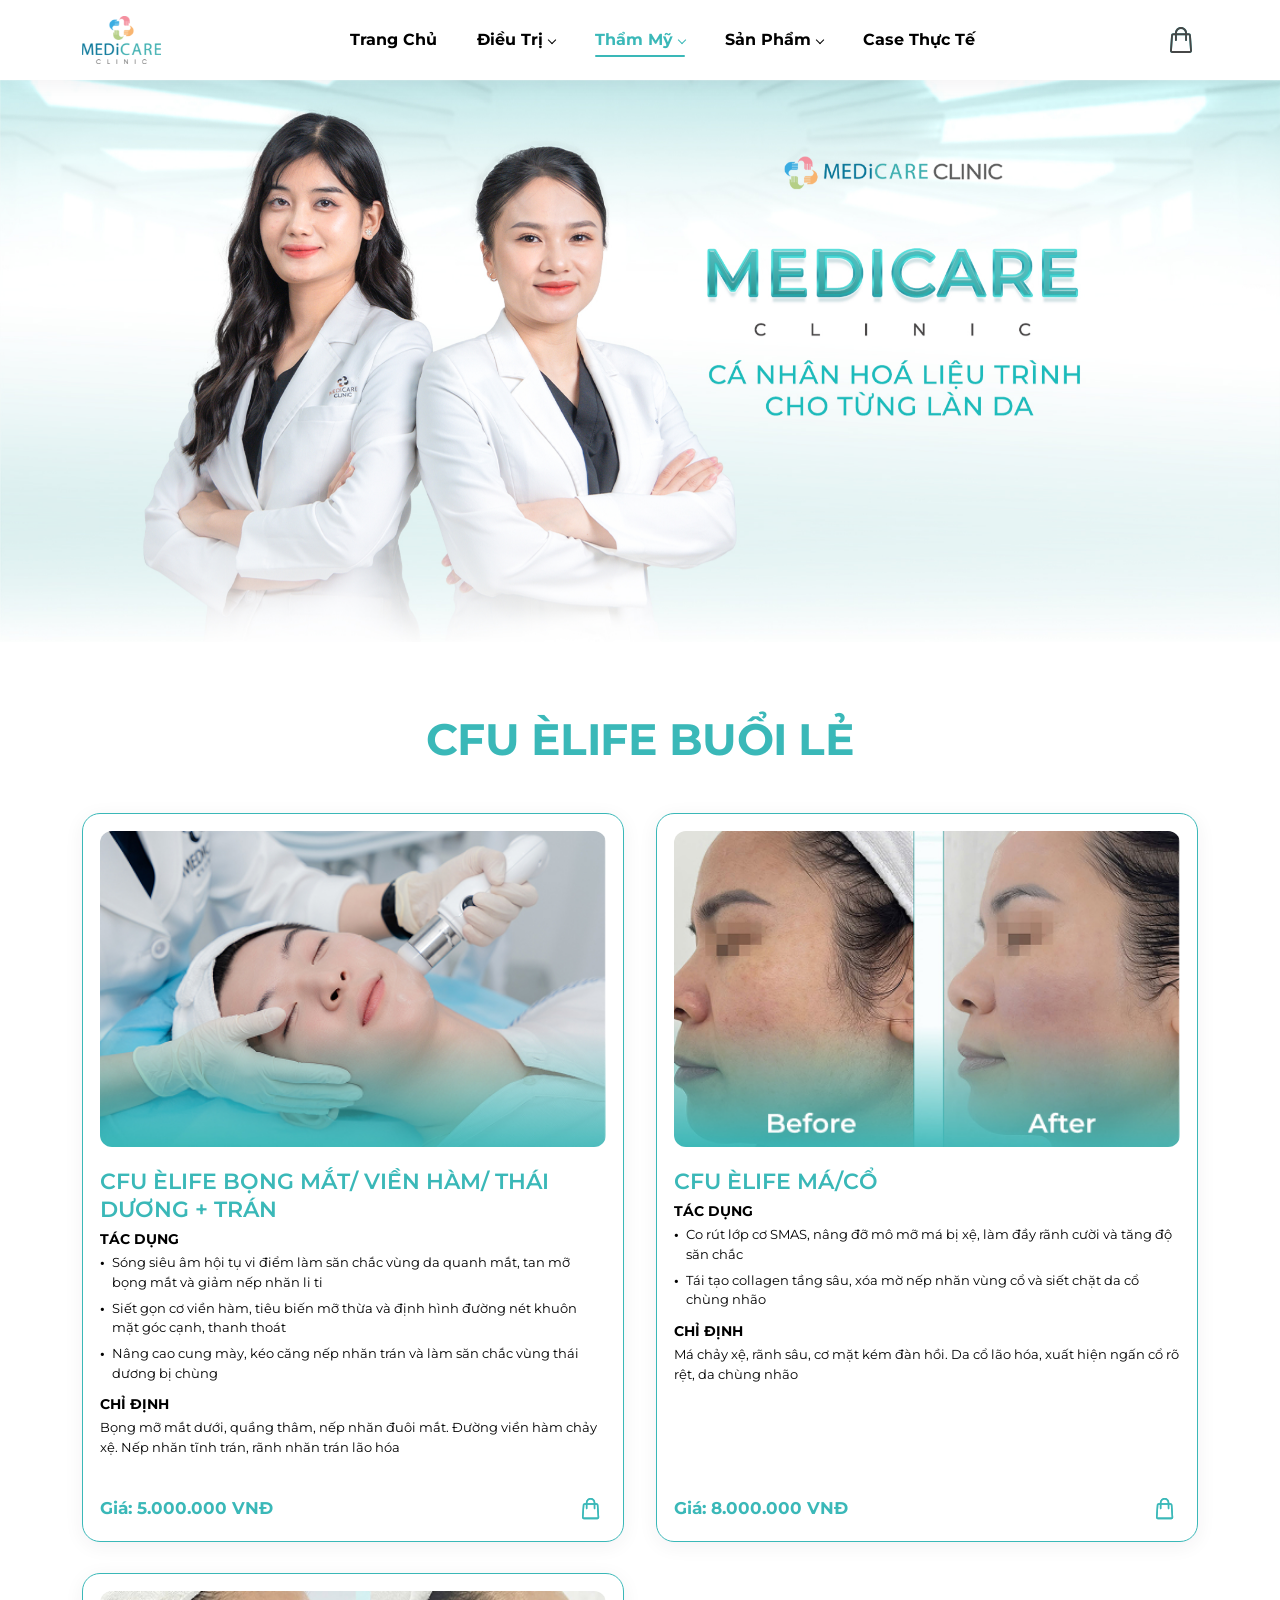
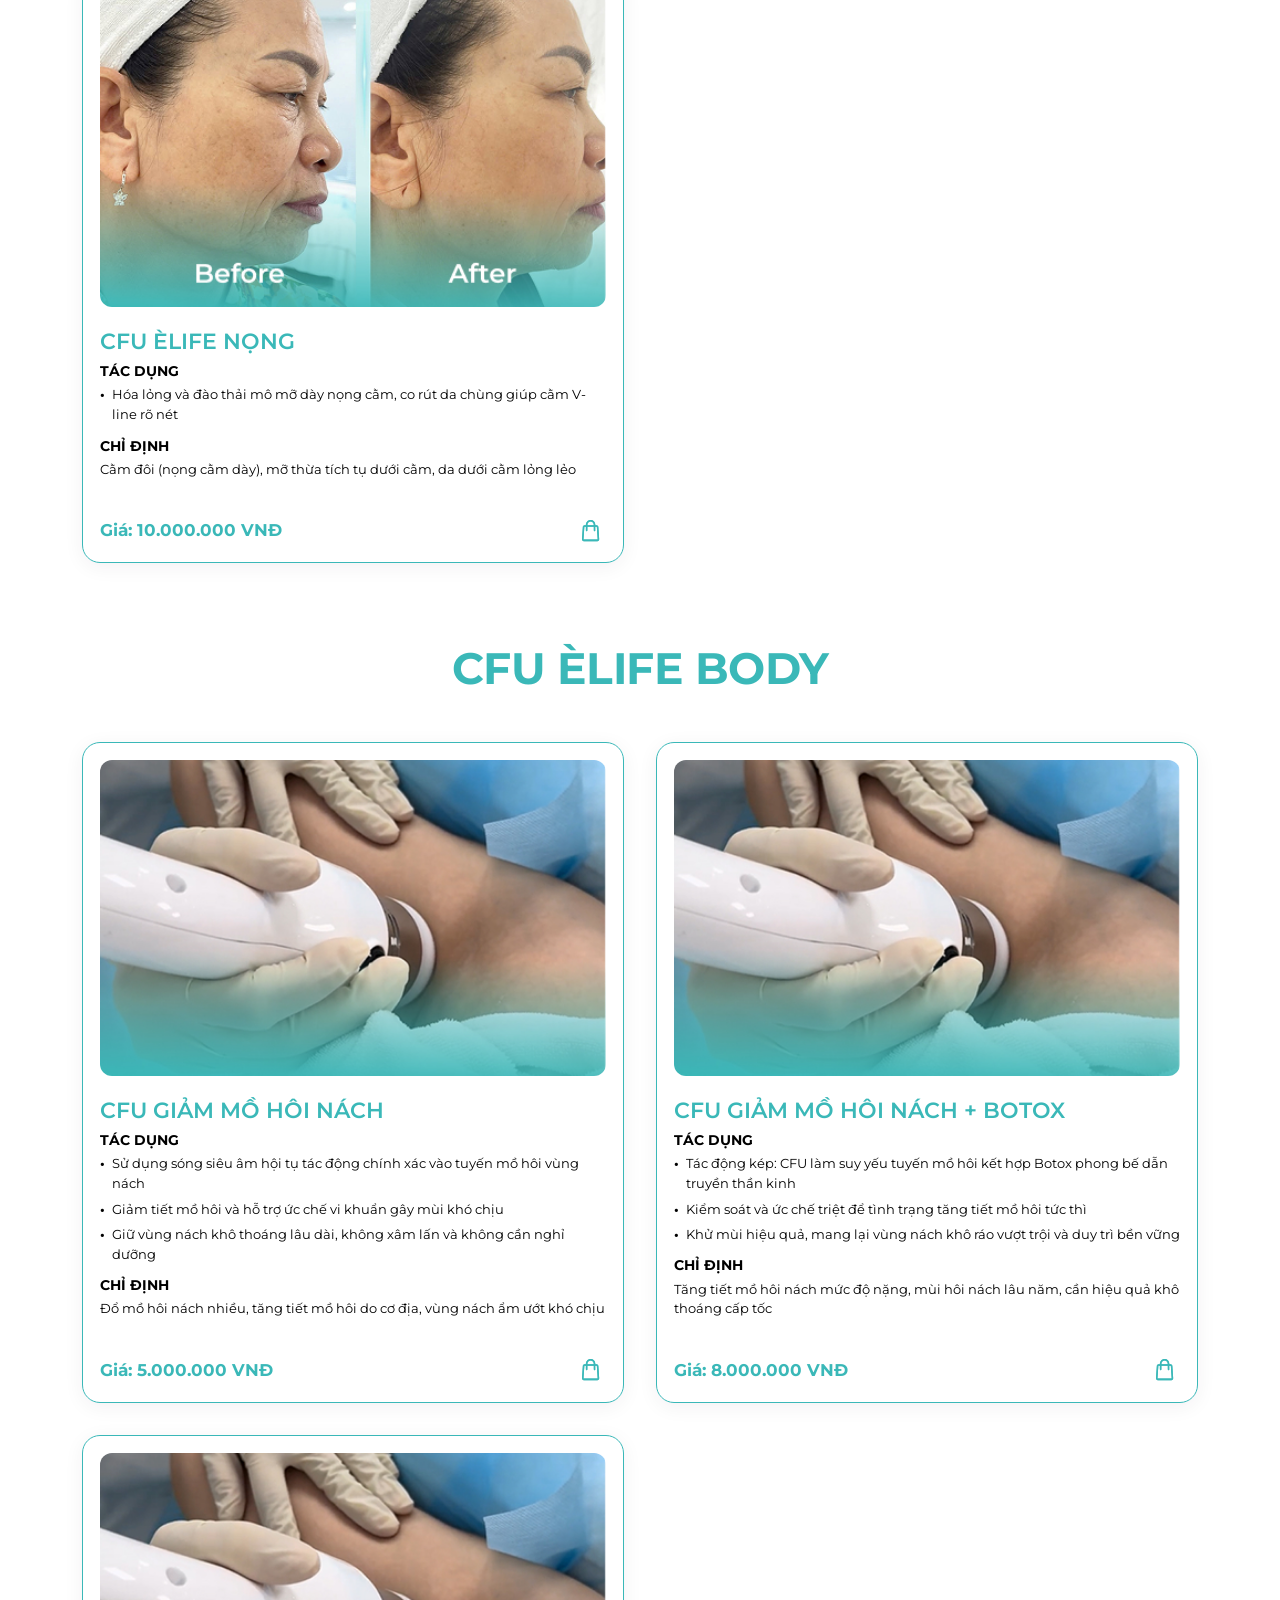
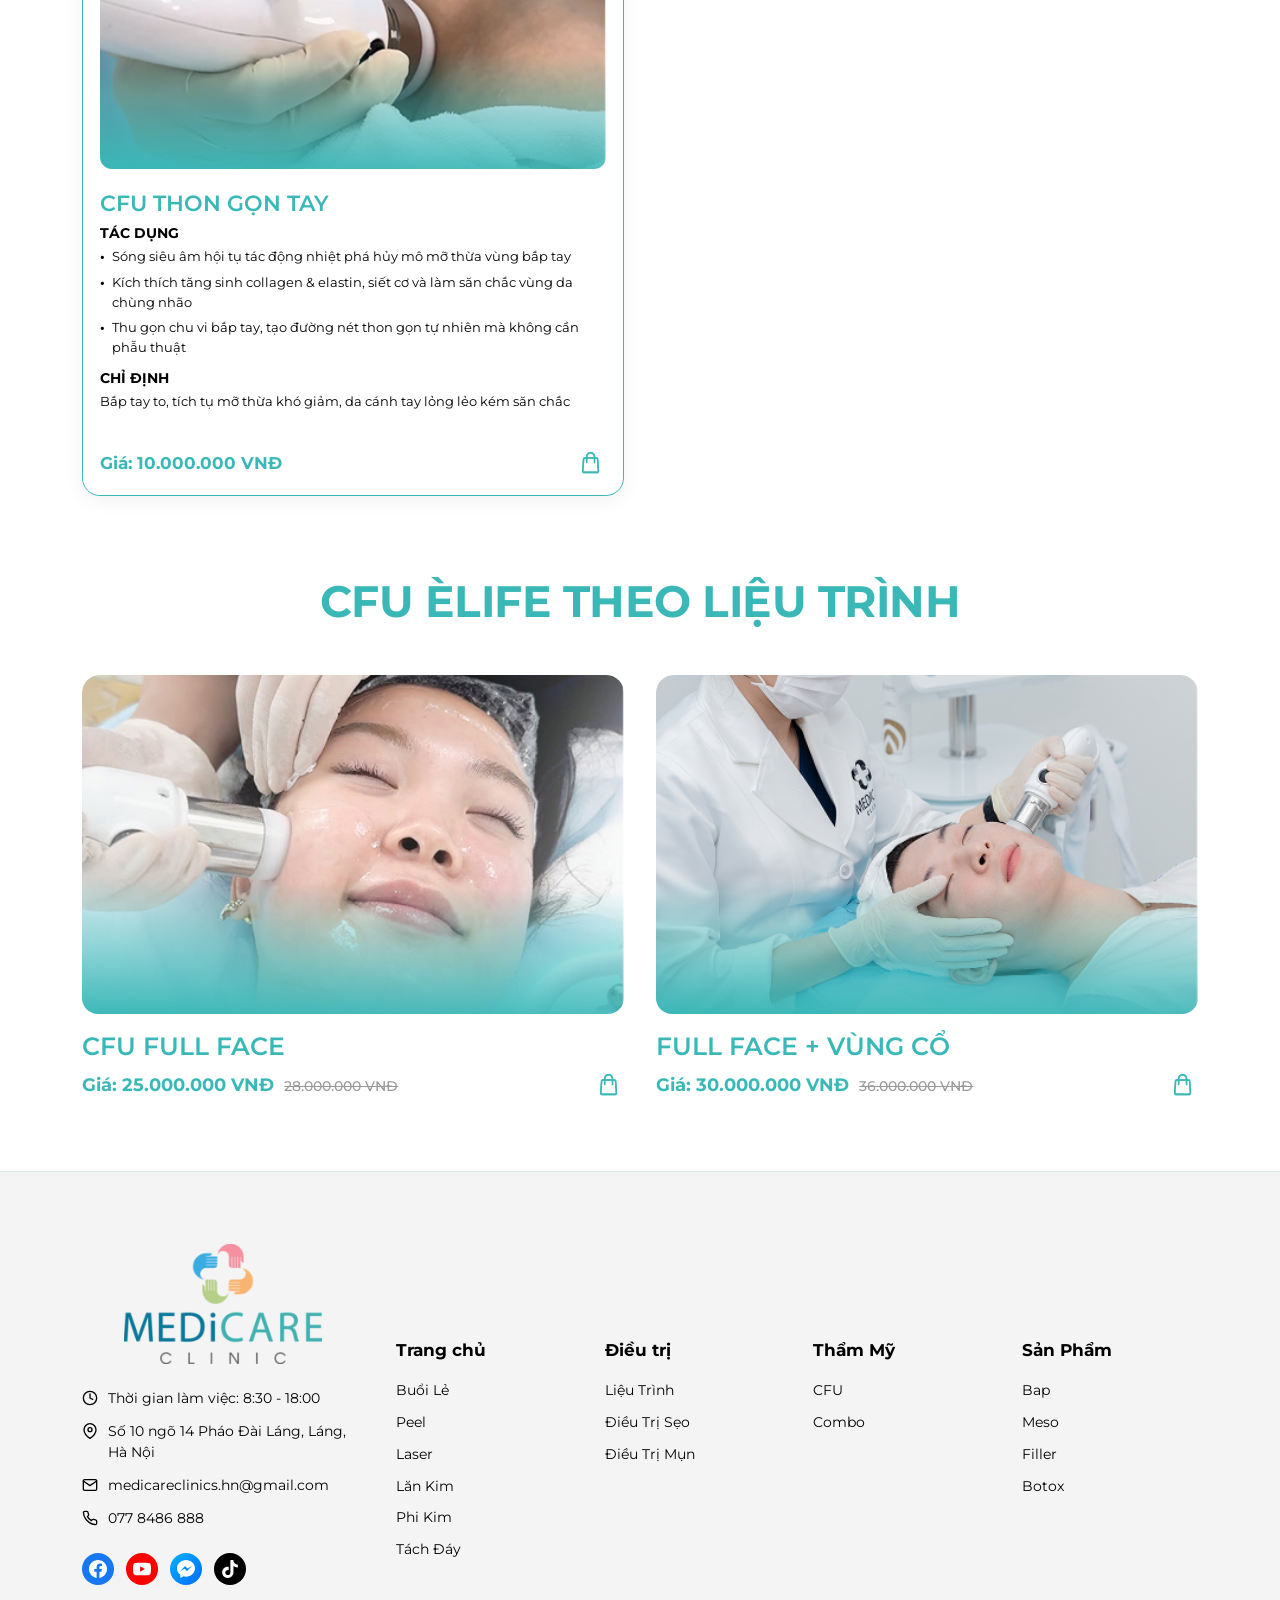
<file: cfu-eliffe/index.html>
<!DOCTYPE html>
<html lang="en">

<head>
    <meta charset="UTF-8">
    <meta name="viewport" content="width=device-width, initial-scale=1.0">
    <title>Document</title>
    <link rel="stylesheet" href="../assets/sass/style.min.css?v=3">
    <link rel="stylesheet" href="sass/style.min.css?v=3">
    <link rel="stylesheet" href="../header/sass/style.min.css?v=3">
    <link rel="stylesheet" href="../footer/sass/style.min.css?v=3">
</head>

<body>
    <header class="header">
        <div class="container">
            <div class="header__wrapper">

                <!-- 1. Logo Thương Hiệu -->
                <a href="/medicare/" class="header__logo" aria-label="Medicare Clinic - Trang Chủ">
                    <img src="../header/images/logo-medicare.svg" alt="Medicare Clinic" class="header__logo-img" width="160"
                        height="48">
                </a>

                <!-- 2. Lớp phủ mờ (Backdrop) khi mở menu trên Mobile -->
                <div class="header__backdrop" id="header-backdrop"></div>

                <!-- 3. Navigation Menu -->
                <nav class="header__nav" id="main-nav" aria-label="Menu điều hướng chính">
                    <ul class="header__menu">
                        <li class="header__menu-item">
                            <a href="/medicare/" class="header__menu-link">Trang Chủ</a>
                        </li>
                        <li class="header__menu-item header__menu-item--has-submenu">
                            <a href="../dich-vu-buoi-le/index.html#laser" class="header__menu-link">Điều Trị</a>

                            <!-- Nút xổ submenu trên Mobile -->
                            <button class="header__submenu-toggle" type="button" aria-expanded="false"
                                aria-label="Mở/đóng menu con Điều Trị"></button>

                            <!-- Submenu 2 Cột: Buổi Lẻ & Liệu Trình -->
                            <div class="header__submenu">
                                <div class="header__submenu-col">
                                    <a href="../dich-vu-buoi-le/index.html" class="header__submenu-title">Buổi Lẻ</a>
                                    <a href="../dich-vu-buoi-le/index.html#laser" class="header__submenu-link">LASER</a>
                                    <a href="../dich-vu-buoi-le/index.html#peel" class="header__submenu-link">PEEL</a>
                                    <a href="../dich-vu-buoi-le/index.html#meso" class="header__submenu-link">MESO</a>
                                    <a href="../dich-vu-buoi-le/index.html#lan-kim" class="header__submenu-link">LĂN KIM</a>
                                    <a href="../dich-vu-buoi-le/index.html#phi-kim" class="header__submenu-link">PHI KIM</a>
                                    <a href="../dich-vu-buoi-le/index.html#tach-day" class="header__submenu-link">TÁCH ĐÁY</a>
                                </div>
                                <div class="header__submenu-col">
                                    <a href="../dich-vu-lieu-trinh/index.html" class="header__submenu-title">Liệu Trình</a>
                                    <a href="../dich-vu-lieu-trinh/index.html#dieu-tri-mun" class="header__submenu-link">ĐIỀU TRỊ MỤN</a>
                                    <a href="../dich-vu-lieu-trinh/index.html#dieu-tri-seo" class="header__submenu-link">ĐIỀU TRỊ SẸO</a>
                                    <a href="../dich-vu-lieu-trinh/index.html#lieu-trinh-body" class="header__submenu-link">LIỆU TRÌNH BODY</a>
                                    <a href="../dich-vu-lieu-trinh/index.html#the-lieu-trinh" class="header__submenu-link">THẺ LIỆU TRÌNH</a>
                                </div>
                            </div>
                        </li>
<li class="header__menu-item header__menu-item--has-submenu header__menu-item--active">
                            <a href="../cfu-eliffe/index.html" class="header__menu-link header__menu-link--active">Thẩm Mỹ</a>

                            <!-- Nút xổ submenu trên Mobile -->
                            <button class="header__submenu-toggle" type="button" aria-expanded="false"
                                aria-label="Mở/đóng menu con Thẩm Mỹ"></button>

                            <!-- Submenu: CFU ÈLIFE & Combo -->
                            <div class="header__submenu header__submenu--single">
                                <div class="header__submenu-col">
                                    <a href="../cfu-eliffe/index.html" class="header__submenu-link">CFU ÈLIFE</a>
                                    <a href="../combo/index.html" class="header__submenu-link">COMBO</a>
                                </div>
                            </div>
                        </li>
                        <li class="header__menu-item header__menu-item--has-submenu">
                            <a href="../san-pham/index.html#meso" class="header__menu-link">Sản Phẩm</a>

                            <!-- Nút xổ submenu trên Mobile -->
                            <button class="header__submenu-toggle" type="button" aria-expanded="false"
                                aria-label="Mở/đóng menu con Sản Phẩm"></button>

                            <!-- Submenu: Các Tab trong Trang Sản Phẩm -->
                            <div class="header__submenu header__submenu--single">
                                <div class="header__submenu-col">
                                    <a href="../san-pham/index.html#meso" class="header__submenu-link">MESO</a>
                                    <a href="../san-pham/index.html#bap" class="header__submenu-link">BAP</a>
                                    <a href="../san-pham/index.html#filler" class="header__submenu-link">FILLER</a>
<a href="../san-pham/index.html#botox" class="header__submenu-link">BOTOX</a>
                                    </div>
                                </div>
                            </li>
                            <li class="header__menu-item">
                                <a href="../case-thuc-te/index.html" class="header__menu-link">Case Thực Tế</a>
                            </li>
                        </ul>
                    </nav>

                <!-- 4. Hành động (Giỏ hàng & Nút mở menu mobile) -->
                <div class="header__actions">
                    <!-- Nút Giỏ Hàng -->
                    <a href="../cart/index.html" class="header__action-btn header__action-btn--cart" aria-label="Xem giỏ hàng">
                        <img src="../header/images/icon-cart.svg" class="header__cart-icon" alt="" width="22" height="26">
                        <span class="header__cart-badge" aria-hidden="true"></span>
                    </a>

                    <!-- Nút Toggle Mobile Menu (Hamburger) -->
                    <button class="header__toggle" id="menu-toggle" type="button" aria-label="Mở danh mục menu"
                        aria-expanded="false" aria-controls="main-nav">
                        <span class="header__toggle-bar"></span>
                        <span class="header__toggle-bar"></span>
                        <span class="header__toggle-bar"></span>
                    </button>
                </div>

            </div>
        </div>
    </header>

    <section class="banner" data-aos="fade-up">
        <img src="images/banner.jpg" alt="">
    </section>

    <!-- ==========================================================================
         TRANG CFU ÈLIFE (RENDER TỰ ĐỘNG 3 PHÂN NHÓM QUA JAVASCRIPT)
         ========================================================================== -->
    <div class="cfu-page">
        <div class="container">

            <!-- Khung chứa nội dung render động 3 sections -->
            <div id="cfu-page-container"></div>

        </div>
    </div>

    <script>
        /**
  * ==========================================================================
  * MEDICARE CLINIC - CFU ÈLIFE DATA OBJECT & RENDER ENGINE
  * ==========================================================================
  */

        document.addEventListener("DOMContentLoaded", () => {
            renderCfuPage();
            if (window.scrollReveal) window.scrollReveal.refresh();
        });

        /* ==========================================================================
           TOÀN BỘ DATA OBJECT TRANG CFU ÈLIFE (CHUẨN XÁC 100%)
           ========================================================================== */
        const cfuPageData = {
            /* --- PHÂN NHÓM 1: CFU ÈLIFE BUỔI LẺ (3 CARDS) --- */
            singleFace: {
                sectionId: "cfu-buoi-le",
                sectionTitle: "CFU ÈLIFE BUỔI LẺ",
                type: "detailed",
                items: [
                    {
                        id: "cfu-bong-mat-vien-ham",
                        title: "CFU ÈLIFE BỌNG MẮT/ VIỀN HÀM/ THÁI DƯƠNG + TRÁN",
                        image: "images/cfu-bong-mat.jpg",
                        isCompare: false,
                        benefits: [
                            "Sóng siêu âm hội tụ vi điểm làm săn chắc vùng da quanh mắt, tan mỡ bọng mắt và giảm nếp nhăn li ti",
                            "Siết gọn cơ viền hàm, tiêu biến mỡ thừa và định hình đường nét khuôn mặt góc cạnh, thanh thoát",
                            "Nâng cao cung mày, kéo căng nếp nhăn trán và làm săn chắc vùng thái dương bị chùng"
                        ],
                        indications: "Bọng mỡ mắt dưới, quầng thâm, nếp nhăn đuôi mắt. Đường viền hàm chảy xệ. Nếp nhăn tĩnh trán, rãnh nhăn trán lão hóa",
                        price: "5.000.000 VNĐ"
                    },
                    {
                        id: "cfu-ma-co",
                        title: "CFU ÈLIFE MÁ/CỔ",
                        image: "images/cfu-ma-co-compare.jpg",
                        isCompare: true,
                        benefits: [
                            "Co rút lớp cơ SMAS, nâng đỡ mô mỡ má bị xệ, làm đầy rãnh cười và tăng độ săn chắc",
                            "Tái tạo collagen tầng sâu, xóa mờ nếp nhăn vùng cổ và siết chặt da cổ chùng nhão"
                        ],
                        indications: "Má chảy xệ, rãnh sâu, cơ mặt kém đàn hồi. Da cổ lão hóa, xuất hiện ngấn cổ rõ rệt, da chùng nhão",
                        price: "8.000.000 VNĐ"
                    },
                    {
                        id: "cfu-nong",
                        title: "CFU ÈLIFE NỌNG",
                        image: "images/cfu-nong-compare.jpg",
                        isCompare: true,
                        benefits: [
                            "Hóa lỏng và đào thải mô mỡ dày nọng cằm, co rút da chùng giúp cằm V-line rõ nét"
                        ],
                        indications: "Cằm đôi (nọng cằm dày), mỡ thừa tích tụ dưới cằm, da dưới cằm lỏng lẻo",
                        price: "10.000.000 VNĐ"
                    }
                ]
            },

            /* --- PHÂN NHÓM 2: CFU ÈLIFE BODY (3 CARDS) --- */
            body: {
                sectionId: "cfu-body",
                sectionTitle: "CFU ÈLIFE BODY",
                type: "detailed",
                items: [
                    {
                        id: "cfu-giam-mo-hoi-nach",
                        title: "CFU GIẢM MỒ HÔI NÁCH",
                        image: "images/cfu-giam-mo-hoi-nach.jpg",
                        isCompare: false,
                        benefits: [
                            "Sử dụng sóng siêu âm hội tụ tác động chính xác vào tuyến mồ hôi vùng nách",
                            "Giảm tiết mồ hôi và hỗ trợ ức chế vi khuẩn gây mùi khó chịu",
                            "Giữ vùng nách khô thoáng lâu dài, không xâm lấn và không cần nghỉ dưỡng"
                        ],
                        indications: "Đổ mồ hôi nách nhiều, tăng tiết mồ hôi do cơ địa, vùng nách ẩm ướt khó chịu",
                        price: "5.000.000 VNĐ"
                    },
                    {
                        id: "cfu-giam-mo-hoi-nach-botox",
                        title: "CFU GIẢM MỒ HÔI NÁCH + BOTOX",
                        image: "images/cfu-giam-mo-hoi-nach.jpg",
                        isCompare: false,
                        benefits: [
                            "Tác động kép: CFU làm suy yếu tuyến mồ hôi kết hợp Botox phong bế dẫn truyền thần kinh",
                            "Kiểm soát và ức chế triệt để tình trạng tăng tiết mồ hôi tức thì",
                            "Khử mùi hiệu quả, mang lại vùng nách khô ráo vượt trội và duy trì bền vững"
                        ],
                        indications: "Tăng tiết mồ hôi nách mức độ nặng, mùi hôi nách lâu năm, cần hiệu quả khô thoáng cấp tốc",
                        price: "8.000.000 VNĐ"
                    },
                    {
                        id: "cfu-thon-gon-tay",
                        title: "CFU THON GỌN TAY",
                        image: "images/cfu-giam-mo-hoi-nach.jpg",
                        isCompare: false,
                        benefits: [
                            "Sóng siêu âm hội tụ tác động nhiệt phá hủy mô mỡ thừa vùng bắp tay",
                            "Kích thích tăng sinh collagen & elastin, siết cơ và làm săn chắc vùng da chùng nhão",
                            "Thu gọn chu vi bắp tay, tạo đường nét thon gọn tự nhiên mà không cần phẫu thuật"
                        ],
                        indications: "Bắp tay to, tích tụ mỡ thừa khó giảm, da cánh tay lỏng lẻo kém săn chắc",
                        price: "10.000.000 VNĐ"
                    }
                ]
            },

            /* --- PHÂN NHÓM 3: CFU ÈLIFE THEO LIỆU TRÌNH (2 PACKAGES CÓ GIÁ GỐC) --- */
            packages: {
                sectionId: "cfu-lieu-trinh",
                sectionTitle: "CFU ÈLIFE THEO LIỆU TRÌNH",
                type: "simple",
                items: [
                    {
                        id: "cfu-full-face",
                        title: "CFU FULL FACE",
                        image: "images/cfu-full-face-package.jpg",
                        price: "25.000.000 VNĐ",
                        originalPrice: "28.000.000 VNĐ"
                    },
                    {
                        id: "cfu-full-face-co",
                        title: "FULL FACE + VÙNG CỔ",
                        image: "images/cfu-full-face-co-package.jpg",
                        price: "30.000.000 VNĐ",
                        originalPrice: "36.000.000 VNĐ"
                    }
                ]
            }
        };

        /* ==========================================================================
           HÀM RENDER TỰ ĐỘNG RA GIAO DIỆN
           ========================================================================== */
        function renderCfuPage() {
            const container = document.getElementById("cfu-page-container");
            if (!container) return;

            container.innerHTML = Object.values(cfuPageData)
                .map((section) => {
                    // 1. Render Phân Nhóm Chi Tiết (Buổi Lẻ & Body)
                    if (section.type === "detailed") {
                        return `
          <section class="cfu-section" id="${section.sectionId}" data-aos="fade-up">
            <h2 class="cfu-section__title" data-aos="fade-up">${section.sectionTitle}</h2>
            <div class="cfu-section__grid">
              ${section.items
                                .map(
                                    (item) => `
                <article class="cfu-card" data-aos="fade-up">
                  <div class="cfu-card__media">
                    <img src="${item.image}" alt="${item.title}" class="cfu-card__img" loading="lazy">
                  </div>
                  
                  <div class="cfu-card__body">
                    <h3 class="cfu-card__title">${item.title}</h3>
                    
                    <div class="cfu-card__subtitle">TÁC DỤNG</div>
                    <ul class="cfu-card__list">
                      ${item.benefits.map((b) => `<li class="cfu-card__list-item">${b}</li>`).join("")}
                    </ul>
                    
                    <div class="cfu-card__subtitle">CHỈ ĐỊNH</div>
                    <p class="cfu-card__text">${item.indications}</p>
                    
                    <div class="cfu-card__footer">
                      <span class="cfu-card__price">Giá: ${item.price}</span>
                      <button class="cfu-card__cart-btn" type="button" aria-label="Thêm ${item.title} vào giỏ hàng" data-cart-id="${item.id}" data-cart-name="${item.title}" data-cart-price="${item.price}">
                        <img src="images/cart-btn.svg" alt="Giỏ hàng" class="cfu-card__cart-icon">
                      </button>
                    </div>
                  </div>
                </article>
              `
                                )
                                .join("")}
            </div>
          </section>
        `;
                    }

                    // 2. Render Phân Nhóm Combo Liệu Trình (Có Giá Gốc Gạch Ngang)
                    if (section.type === "simple") {
                        return `
          <section class="cfu-section" id="${section.sectionId}" data-aos="fade-up">
            <h2 class="cfu-section__title" data-aos="fade-up">${section.sectionTitle}</h2>
            <div class="cfu-section__grid cfu-section__grid--package">
              ${section.items
                                .map(
                                    (item) => `
                <article class="cfu-package-card" data-aos="fade-up">
                  <div class="cfu-package-card__media">
                    <img src="${item.image}" alt="${item.title}" class="cfu-package-card__img" loading="lazy">
                  </div>
                  
                  <h3 class="cfu-package-card__title">${item.title}</h3>
                  
                  <div class="cfu-package-card__footer">
                    <div class="cfu-package-card__price-box">
                      <span class="cfu-package-card__price">Giá: ${item.price}</span>
                      <span class="cfu-package-card__original-price">${item.originalPrice}</span>
                    </div>
                    
                    <button class="cfu-package-card__cart-btn" type="button" aria-label="Thêm ${item.title} vào giỏ hàng" data-cart-id="${item.id}" data-cart-name="${item.title}" data-cart-price="${item.price}">
                      <img src="images/cart-btn.svg" alt="Giỏ hàng" class="cfu-package-card__cart-icon">
                    </button>
                  </div>
                </article>
              `
                                )
                                .join("")}
            </div>
          </section>
        `;
                    }
                })
                .join("");
        }
    </script>
    <script src="../assets/js/scroll-reveal.js"></script>
    <script src="../assets/js/cart.js"></script>
    <script src="../header/js/script.js"></script>

<footer class="footer" id="footer" aria-label="Chân trang Medicare Clinic">
        <div class="container">
            <div class="footer__grid">

                <!-- ================= CỘT 1: THÔNG TIN THƯƠNG HIỆU & LIÊN HỆ ================= -->
                <div class="footer__brand">
                    <!-- Logo -->
                    <a href="/medicare/" class="footer__logo" aria-label="Medicare Clinic - Trang Chủ">
                        <img src="../footer/images/logo-medicare.svg" alt="Medicare Clinic" class="footer__logo-img" width="160"
                            height="60">
                    </a>

                    <!-- Danh sách thông tin liên hệ -->
                    <ul class="footer__contacts">
                        <li class="footer__contact-item">
                            <span class="footer__contact-icon" aria-hidden="true">
                                <svg xmlns="http://www.w3.org/2000/svg" width="16" height="16" viewBox="0 0 24 24"
                                    fill="none" stroke="currentColor" stroke-width="2" stroke-linecap="round"
                                    stroke-linejoin="round">
                                    <circle cx="12" cy="12" r="10"></circle>
                                    <polyline points="12 6 12 12 16 14"></polyline>
                                </svg>
                            </span>
                            <span class="footer__contact-text">Thời gian làm việc: 8:30 - 18:00</span>
                        </li>

                        <li class="footer__contact-item">
                            <span class="footer__contact-icon" aria-hidden="true">
                                <svg xmlns="http://www.w3.org/2000/svg" width="16" height="16" viewBox="0 0 24 24"
                                    fill="none" stroke="currentColor" stroke-width="2" stroke-linecap="round"
                                    stroke-linejoin="round">
                                    <path d="M21 10c0 7-9 13-9 13s-9-6-9-13a9 9 0 0 1 18 0z"></path>
                                    <circle cx="12" cy="10" r="3"></circle>
                                </svg>
                            </span>
                            <span class="footer__contact-text">Số 10 ngõ 14 Pháo Đài Láng, Láng, Hà
                                Nội</span>
                        </li>

                        <li class="footer__contact-item">
                            <span class="footer__contact-icon" aria-hidden="true">
                                <svg xmlns="http://www.w3.org/2000/svg" width="16" height="16" viewBox="0 0 24 24"
                                    fill="none" stroke="currentColor" stroke-width="2" stroke-linecap="round"
                                    stroke-linejoin="round">
                                    <path
                                        d="M4 4h16c1.1 0 2 .9 2 2v12c0 1.1-.9 2-2 2H4c-1.1 0-2-.9-2-2V6c0-1.1.9-2 2-2z">
                                    </path>
                                    <polyline points="22,6 12,13 2,6"></polyline>
                                </svg>
                            </span>
                            <a href="mailto:medicareclinics.hn@gmail.com"
                                class="footer__contact-link">medicareclinics.hn@gmail.com</a>
                        </li>

                        <li class="footer__contact-item">
                            <span class="footer__contact-icon" aria-hidden="true">
                                <svg xmlns="http://www.w3.org/2000/svg" width="16" height="16" viewBox="0 0 24 24"
                                    fill="none" stroke="currentColor" stroke-width="2" stroke-linecap="round"
                                    stroke-linejoin="round">
                                    <path
                                        d="M22 16.92v3a2 2 0 0 1-2.18 2 19.79 19.79 0 0 1-8.63-3.07 19.5 19.5 0 0 1-6-6 19.79 19.79 0 0 1-3.07-8.67A2 2 0 0 1 4.11 2h3a2 2 0 0 1 2 1.72 12.84 12.84 0 0 0 .7 2.81 2 2 0 0 1-.45 2.11L8.09 9.91a16 16 0 0 0 6 6l1.27-1.27a2 2 0 0 1 2.11-.45 12.84 12.84 0 0 0 2.81.7A2 2 0 0 1 22 16.92z">
                                    </path>
                                </svg>
                            </span>
                            <a href="tel:0778486888" class="footer__contact-link">077 8486 888</a>
                        </li>
                    </ul>

                    <!-- Mạng xã hội -->
                    <div class="footer__socials">
                        <!-- Facebook -->
                        <a href="#" class="footer__social-btn footer__social-btn--facebook" aria-label="Facebook">
                            <svg xmlns="http://www.w3.org/2000/svg" width="18" height="18" viewBox="0 0 24 24"
                                fill="currentColor">
                                <path
                                    d="M24 12.073c0-6.627-5.373-12-12-12s-12 5.373-12 12c0 5.99 4.388 10.954 10.125 11.854v-8.385H7.078v-3.47h3.047V9.43c0-3.007 1.792-4.669 4.533-4.669 1.312 0 2.686.235 2.686.235v2.953H15.83c-1.491 0-1.956.925-1.956 1.874v2.25h3.328l-.532 3.47h-2.796v8.385C19.612 23.027 24 18.062 24 12.073z" />
                            </svg>
                        </a>
                        <!-- YouTube -->
                        <a href="#" class="footer__social-btn footer__social-btn--youtube" aria-label="YouTube">
                            <svg xmlns="http://www.w3.org/2000/svg" width="18" height="18" viewBox="0 0 24 24"
                                fill="currentColor">
                                <path
                                    d="M23.498 6.186a3.016 3.016 0 0 0-2.122-2.136C19.505 3.545 12 3.545 12 3.545s-7.505 0-9.377.505A3.017 3.017 0 0 0 .502 6.186C0 8.07 0 12 0 12s0 3.93.502 5.814a3.016 3.016 0 0 0 2.122 2.136c1.871.505 9.376.505 9.376.505s7.505 0 9.377-.505a3.015 3.015 0 0 0 2.122-2.136C24 15.93 24 12 24 12s0-3.93-.502-5.814zM9.545 15.568V8.432L15.818 12l-6.273 3.568z" />
                            </svg>
                        </a>
                        <!-- Messenger -->
                        <a href="#" class="footer__social-btn footer__social-btn--messenger" aria-label="Messenger">
                            <svg xmlns="http://www.w3.org/2000/svg" width="18" height="18" viewBox="0 0 24 24"
                                fill="currentColor">
                                <path
                                    d="M12 0C5.373 0 0 4.974 0 11.111c0 3.498 1.744 6.614 4.469 8.654V24l4.088-2.242c1.09.302 2.247.464 3.443.464 6.627 0 12-4.975 12-11.111S18.627 0 12 0zm1.191 14.963l-3.055-3.26-5.963 3.26 6.559-6.963 3.13 3.259 5.889-3.259-6.56 6.963z" />
                            </svg>
                        </a>
                        <!-- TikTok -->
                        <a href="#" class="footer__social-btn footer__social-btn--tiktok" aria-label="TikTok">
                            <svg xmlns="http://www.w3.org/2000/svg" width="18" height="18" viewBox="0 0 24 24"
                                fill="currentColor">
                                <path
                                    d="M12.525.02c1.31-.02 2.61-.01 3.91-.02.08 1.53.63 3.09 1.75 4.17 1.12 1.11 2.7 1.62 4.24 1.79v4.03c-1.44-.05-2.89-.35-4.2-.97-.57-.26-1.1-.59-1.62-.93-.01 2.92.01 5.84-.02 8.75-.08 1.4-.54 2.79-1.35 3.94-1.31 1.92-3.58 3.17-5.91 3.21-1.43.08-2.86-.31-4.08-1.03-2.02-1.19-3.44-3.37-3.65-5.71-.02-.5-.03-1-.01-1.49.18-1.9 1.12-3.72 2.58-4.96 1.66-1.44 3.98-2.13 6.15-1.72.02 1.48-.04 2.96-.04 4.44-.99-.32-2.15-.23-3.02.37-.63.41-1.11 1.04-1.36 1.75-.21.51-.24 1.07-.14 1.61.24 1.64 1.82 3.02 3.5 2.87 1.12-.01 2.19-.66 2.77-1.61.19-.33.4-.67.41-1.06.1-1.79.06-3.57.07-5.36.01-4.03-.01-8.05.02-12.07z" />
                            </svg>
                        </a>
                    </div>
                </div>

                <!-- ================= CỘT 2: TRANG CHỦ ================= -->
                <div class="footer__col">
                    <h4 class="footer__title">Trang chủ</h4>
                    <ul class="footer__nav-list">
                        <li class="footer__nav-item"><a href="#buoi-le" class="footer__nav-link">Buổi Lẻ</a></li>
                        <li class="footer__nav-item"><a href="#peel" class="footer__nav-link">Peel</a></li>
                        <li class="footer__nav-item"><a href="#laser" class="footer__nav-link">Laser</a></li>
                        <li class="footer__nav-item"><a href="#lan-kim" class="footer__nav-link">Lăn Kim</a></li>
                        <li class="footer__nav-item"><a href="#phi-kim" class="footer__nav-link">Phi Kim</a></li>
                        <li class="footer__nav-item"><a href="#tach-day" class="footer__nav-link">Tách Đáy</a></li>
                    </ul>
                </div>

                <!-- ================= CỘT 3: ĐIỀU TRỊ ================= -->
                <div class="footer__col">
                    <h4 class="footer__title">Điều trị</h4>
                    <ul class="footer__nav-list">
                        <li class="footer__nav-item"><a href="#lieu-trinh" class="footer__nav-link">Liệu Trình</a></li>
                        <li class="footer__nav-item"><a href="#dieu-tri-seo" class="footer__nav-link">Điều Trị Sẹo</a>
                        </li>
                        <li class="footer__nav-item"><a href="#dieu-tri-mun" class="footer__nav-link">Điều Trị Mụn</a>
                        </li>
                    </ul>
                </div>

                <!-- ================= CỘT 4: THẨM MỸ ================= -->
                <div class="footer__col">
                    <h4 class="footer__title">Thẩm Mỹ</h4>
                    <ul class="footer__nav-list">
                        <li class="footer__nav-item"><a href="#cfu" class="footer__nav-link">CFU</a></li>
                        <li class="footer__nav-item"><a href="#combo" class="footer__nav-link">Combo</a></li>
                    </ul>
                </div>

                <!-- ================= CỘT 5: SẢN PHẨM ================= -->
                <div class="footer__col">
                    <h4 class="footer__title">Sản Phẩm</h4>
                    <ul class="footer__nav-list">
                        <li class="footer__nav-item"><a href="#bap" class="footer__nav-link">Bap</a></li>
                        <li class="footer__nav-item"><a href="#meso-product" class="footer__nav-link">Meso</a></li>
                        <li class="footer__nav-item"><a href="#filler" class="footer__nav-link">Filler</a></li>
                        <li class="footer__nav-item"><a href="#botox" class="footer__nav-link">Botox</a></li>
                    </ul>
                </div>

            </div>
        </div>
    </footer>
</body>

</html>
</file>
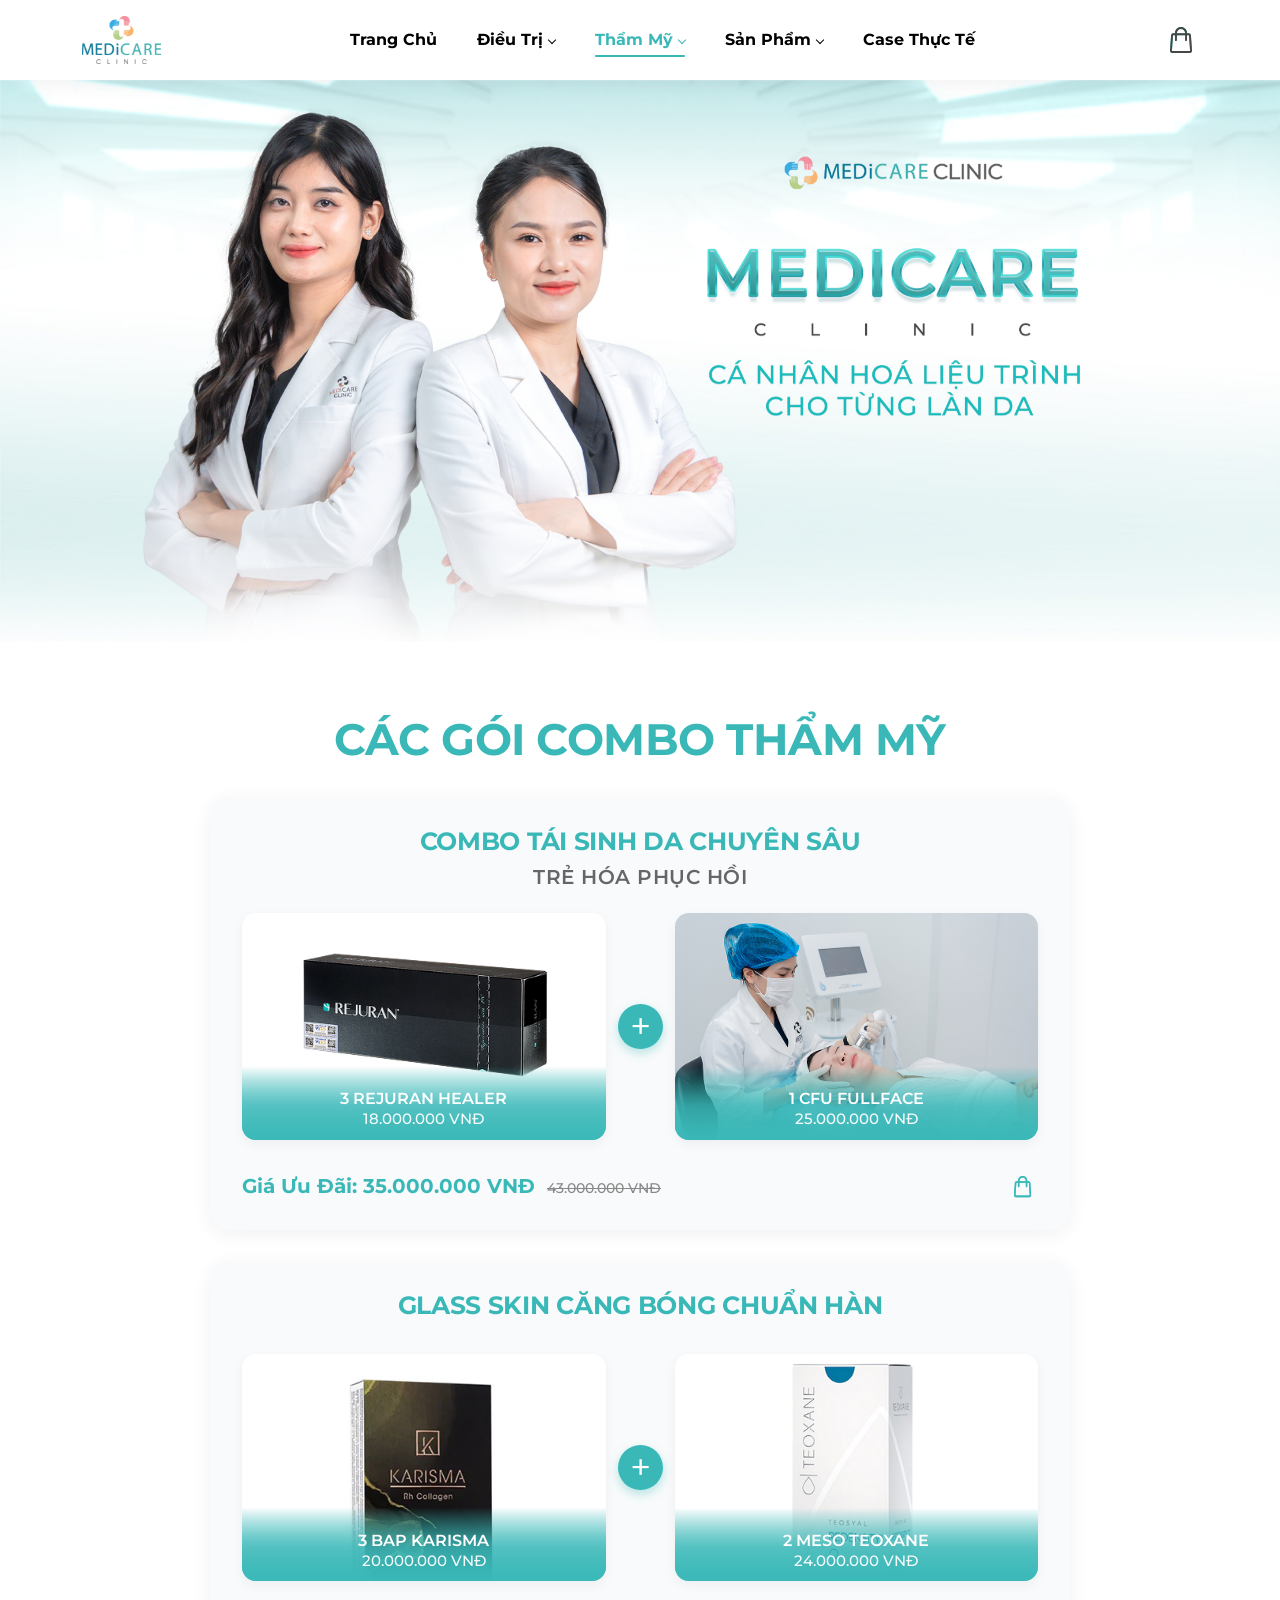
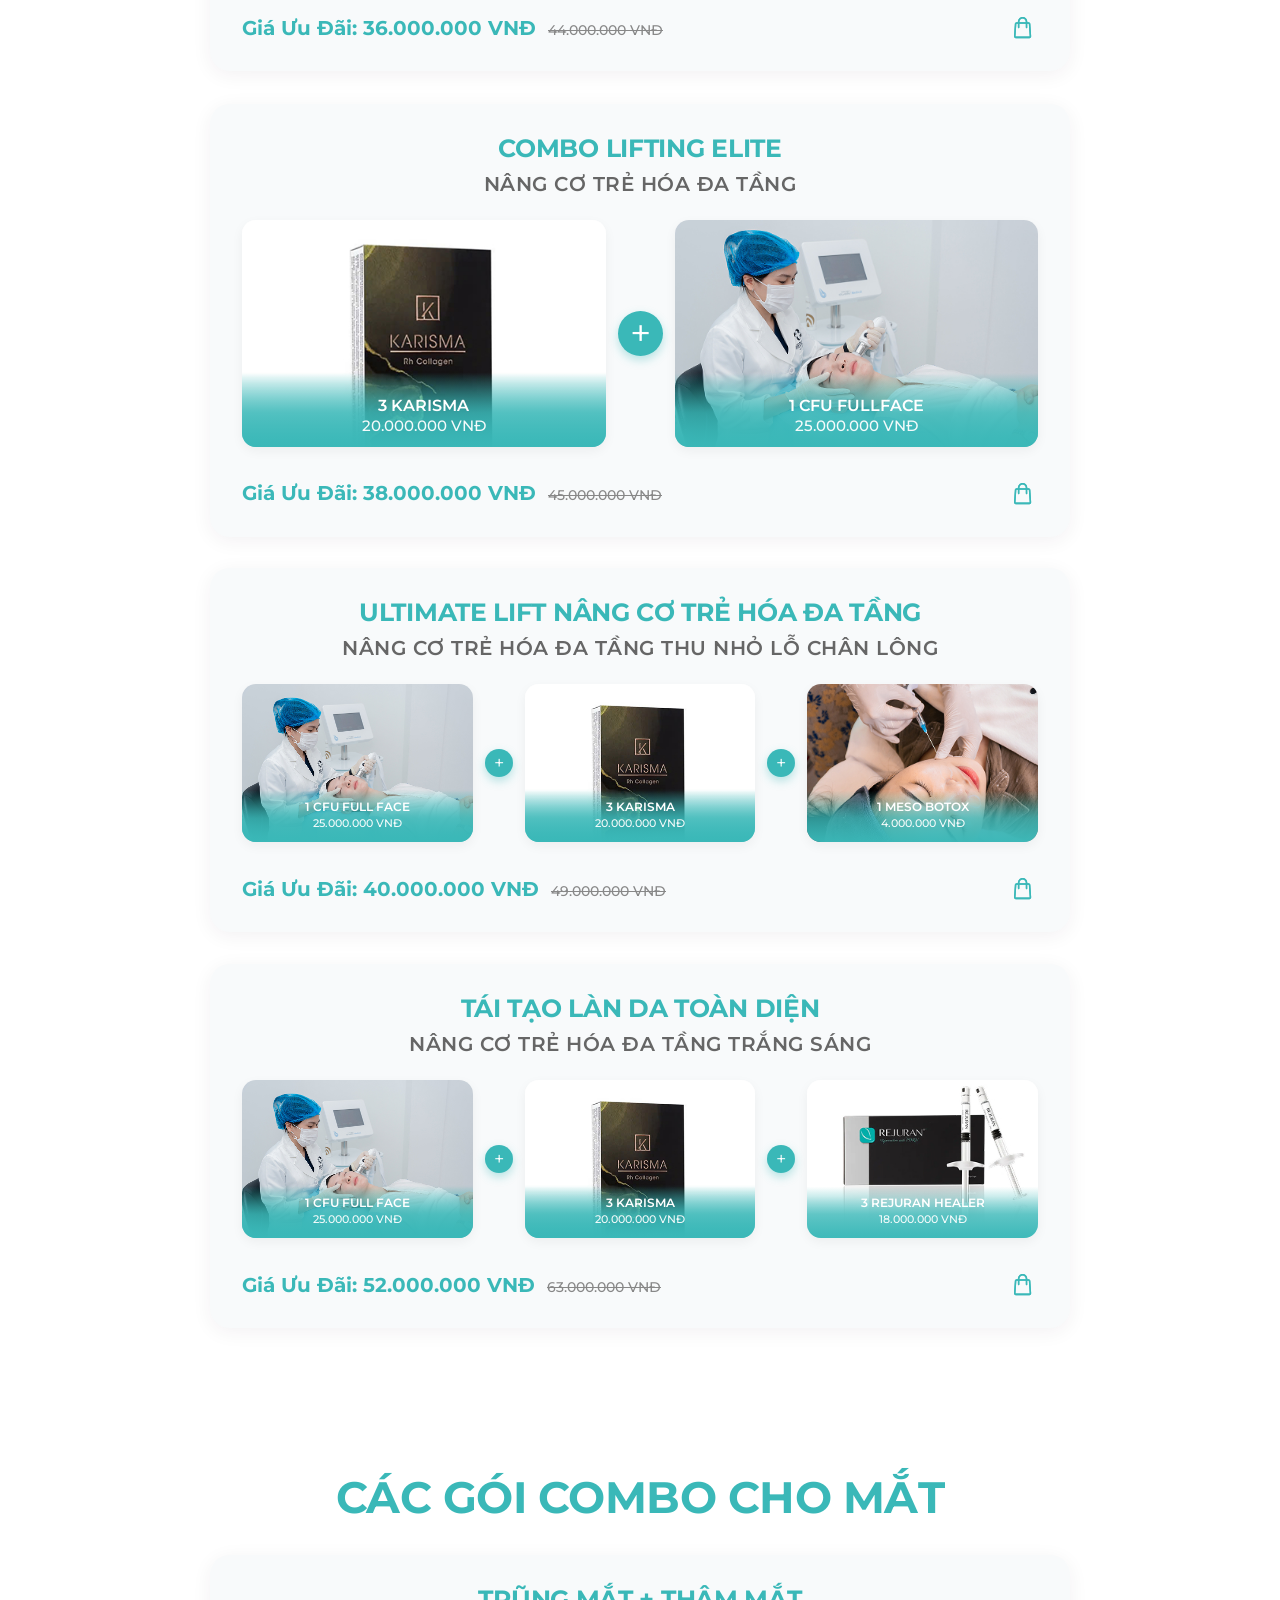
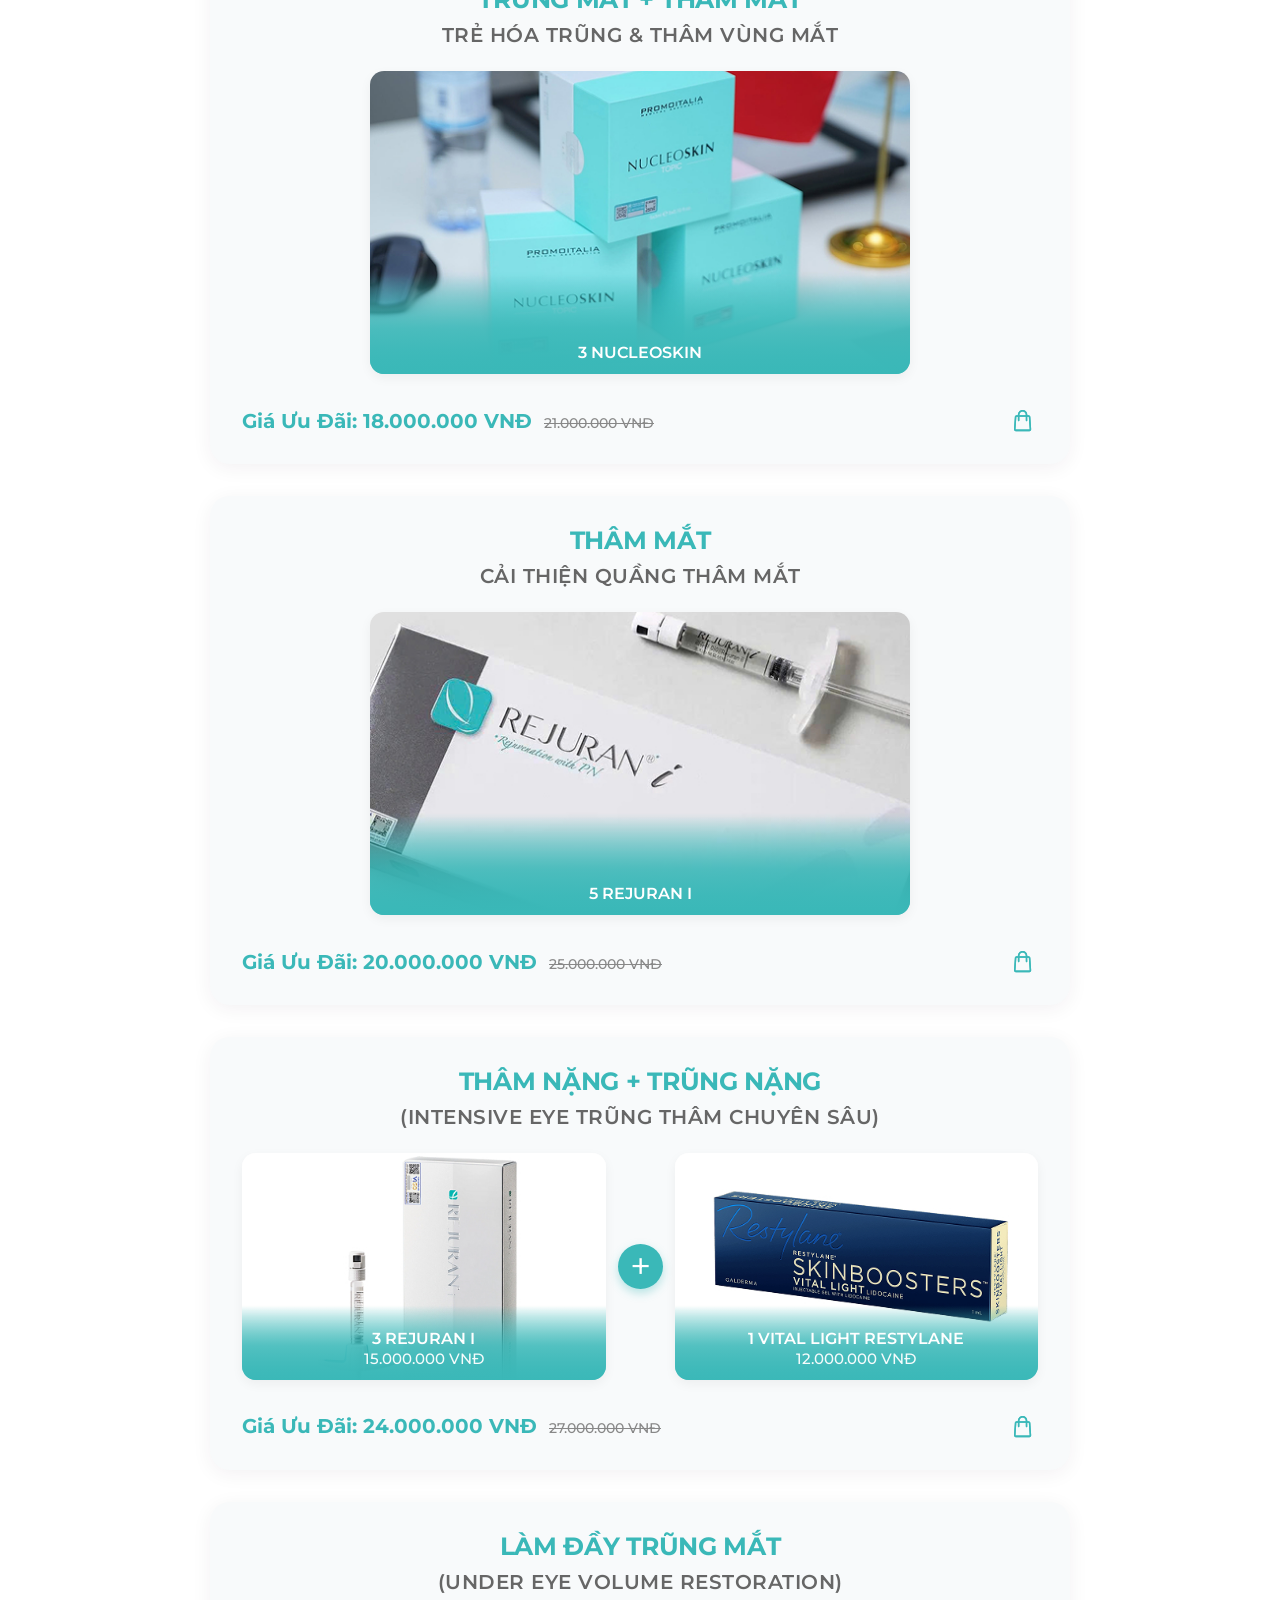
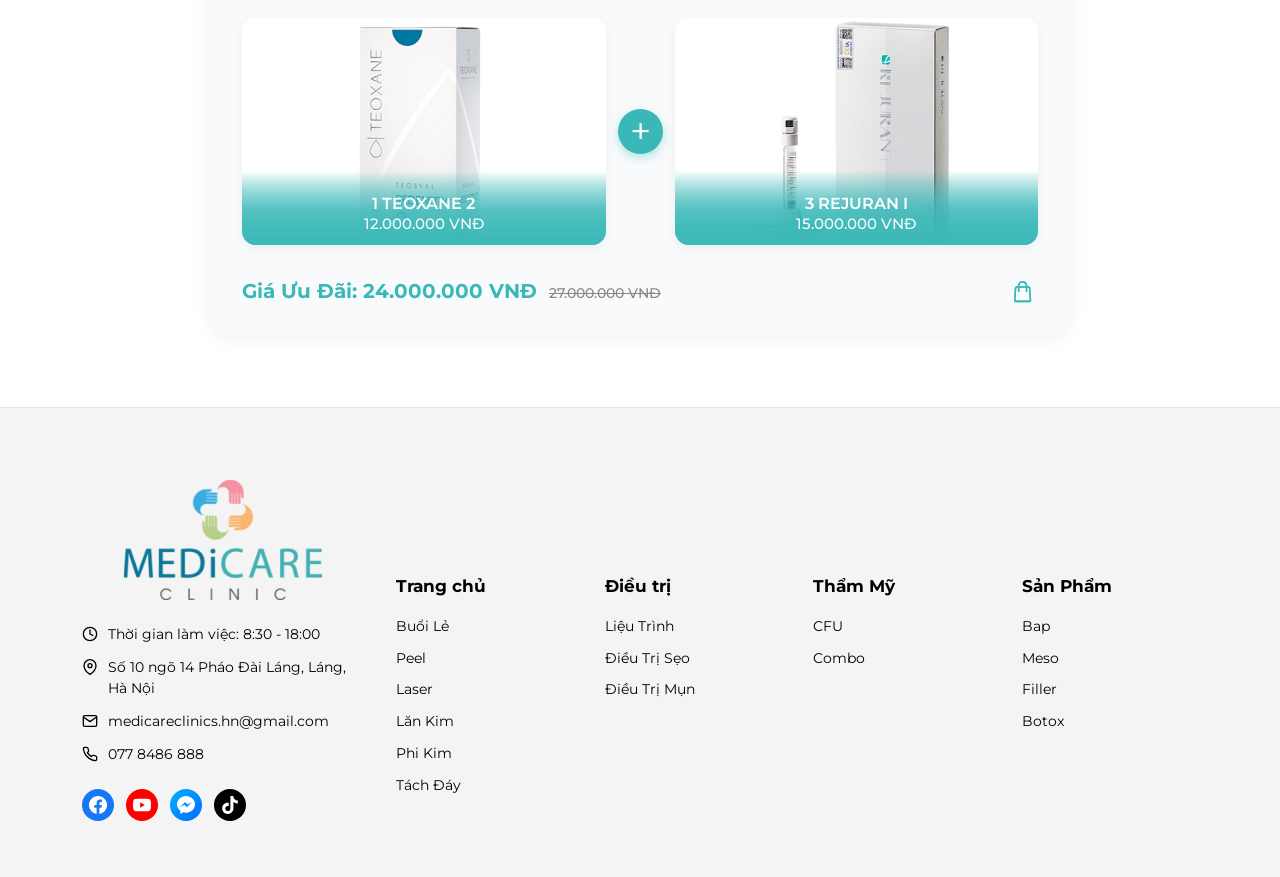
<file: combo/index.html>
<!DOCTYPE html>
<html lang="en">

<head>
    <meta charset="UTF-8">
    <meta name="viewport" content="width=device-width, initial-scale=1.0">
    <title>Document</title>
    <link rel="stylesheet" href="../assets/sass/style.min.css?v=3">
    <link rel="stylesheet" href="sass/style.min.css?v=3">
    <link rel="stylesheet" href="../header/sass/style.min.css?v=3">
    <link rel="stylesheet" href="../footer/sass/style.min.css?v=3">
</head>

<body>
    <header class="header">
        <div class="container">
            <div class="header__wrapper">

                <!-- 1. Logo Thương Hiệu -->
                <a href="/medicare/" class="header__logo" aria-label="Medicare Clinic - Trang Chủ">
                    <img src="../header/images/logo-medicare.svg" alt="Medicare Clinic" class="header__logo-img" width="160"
                        height="48">
                </a>

                <!-- 2. Lớp phủ mờ (Backdrop) khi mở menu trên Mobile -->
                <div class="header__backdrop" id="header-backdrop"></div>

                <!-- 3. Navigation Menu -->
                <nav class="header__nav" id="main-nav" aria-label="Menu điều hướng chính">
                    <ul class="header__menu">
                        <li class="header__menu-item">
                            <a href="/medicare/" class="header__menu-link">Trang Chủ</a>
                        </li>
                        <li class="header__menu-item header__menu-item--has-submenu">
                            <a href="../dich-vu-buoi-le/index.html#laser" class="header__menu-link">Điều Trị</a>

                            <!-- Nút xổ submenu trên Mobile -->
                            <button class="header__submenu-toggle" type="button" aria-expanded="false"
                                aria-label="Mở/đóng menu con Điều Trị"></button>

                            <!-- Submenu 2 Cột: Buổi Lẻ & Liệu Trình -->
                            <div class="header__submenu">
                                <div class="header__submenu-col">
                                    <a href="../dich-vu-buoi-le/index.html" class="header__submenu-title">Buổi Lẻ</a>
                                    <a href="../dich-vu-buoi-le/index.html#laser" class="header__submenu-link">LASER</a>
                                    <a href="../dich-vu-buoi-le/index.html#peel" class="header__submenu-link">PEEL</a>
                                    <a href="../dich-vu-buoi-le/index.html#meso" class="header__submenu-link">MESO</a>
                                    <a href="../dich-vu-buoi-le/index.html#lan-kim" class="header__submenu-link">LĂN KIM</a>
                                    <a href="../dich-vu-buoi-le/index.html#phi-kim" class="header__submenu-link">PHI KIM</a>
                                    <a href="../dich-vu-buoi-le/index.html#tach-day" class="header__submenu-link">TÁCH ĐÁY</a>
                                </div>
                                <div class="header__submenu-col">
                                    <a href="../dich-vu-lieu-trinh/index.html" class="header__submenu-title">Liệu Trình</a>
                                    <a href="../dich-vu-lieu-trinh/index.html#dieu-tri-mun" class="header__submenu-link">ĐIỀU TRỊ MỤN</a>
                                    <a href="../dich-vu-lieu-trinh/index.html#dieu-tri-seo" class="header__submenu-link">ĐIỀU TRỊ SẸO</a>
                                    <a href="../dich-vu-lieu-trinh/index.html#lieu-trinh-body" class="header__submenu-link">LIỆU TRÌNH BODY</a>
                                    <a href="../dich-vu-lieu-trinh/index.html#the-lieu-trinh" class="header__submenu-link">THẺ LIỆU TRÌNH</a>
                                </div>
                            </div>
                        </li>
<li class="header__menu-item header__menu-item--has-submenu header__menu-item--active">
                            <a href="../cfu-eliffe/index.html" class="header__menu-link header__menu-link--active">Thẩm Mỹ</a>

                            <!-- Nút xổ submenu trên Mobile -->
                            <button class="header__submenu-toggle" type="button" aria-expanded="false"
                                aria-label="Mở/đóng menu con Thẩm Mỹ"></button>

                            <!-- Submenu: CFU ÈLIFE & Combo -->
                            <div class="header__submenu header__submenu--single">
                                <div class="header__submenu-col">
                                    <a href="../cfu-eliffe/index.html" class="header__submenu-link">CFU ÈLIFE</a>
                                    <a href="../combo/index.html" class="header__submenu-link">COMBO</a>
                                </div>
                            </div>
                        </li>
                        <li class="header__menu-item header__menu-item--has-submenu">
                            <a href="../san-pham/index.html#meso" class="header__menu-link">Sản Phẩm</a>

                            <!-- Nút xổ submenu trên Mobile -->
                            <button class="header__submenu-toggle" type="button" aria-expanded="false"
                                aria-label="Mở/đóng menu con Sản Phẩm"></button>

                            <!-- Submenu: Các Tab trong Trang Sản Phẩm -->
                            <div class="header__submenu header__submenu--single">
                                <div class="header__submenu-col">
                                    <a href="../san-pham/index.html#meso" class="header__submenu-link">MESO</a>
                                    <a href="../san-pham/index.html#bap" class="header__submenu-link">BAP</a>
                                    <a href="../san-pham/index.html#filler" class="header__submenu-link">FILLER</a>
<a href="../san-pham/index.html#botox" class="header__submenu-link">BOTOX</a>
                                    </div>
                                </div>
                            </li>
                            <li class="header__menu-item">
                                <a href="../case-thuc-te/index.html" class="header__menu-link">Case Thực Tế</a>
                            </li>
                        </ul>
                    </nav>

                <!-- 4. Hành động (Giỏ hàng & Nút mở menu mobile) -->
                <div class="header__actions">
                    <!-- Nút Giỏ Hàng -->
                    <a href="../cart/index.html" class="header__action-btn header__action-btn--cart" aria-label="Xem giỏ hàng">
                        <img src="../header/images/icon-cart.svg" class="header__cart-icon" alt="" width="22" height="26">
                        <span class="header__cart-badge" aria-hidden="true"></span>
                    </a>

                    <!-- Nút Toggle Mobile Menu (Hamburger) -->
                    <button class="header__toggle" id="menu-toggle" type="button" aria-label="Mở danh mục menu"
                        aria-expanded="false" aria-controls="main-nav">
                        <span class="header__toggle-bar"></span>
                        <span class="header__toggle-bar"></span>
                        <span class="header__toggle-bar"></span>
                    </button>
                </div>

            </div>
        </div>
    </header>

    <section class="banner" data-aos="fade-up">
        <img src="images/banner.jpg" alt="">
    </section>

    <section>
        <div class="container">
            <div id="combo-page-container"></div>
        </div>
    </section>

    <script>
        /* ==========================================================================
           TOÀN BỘ DATA OBJECT TRANG CÁC GÓI COMBO (CHUẨN XÁC 100%)
           ========================================================================== */
        const comboPageData = {
            /* ==========================================================================
               PHÂN NHÓM 1: CÁC GÓI COMBO THẨM MỸ (5 COMBOS)
               ========================================================================== */
            aestheticCombos: {
                sectionId: "combo-tham-my",
                sectionTitle: "CÁC GÓI COMBO THẨM MỸ",
                combos: [
                    {
                        id: "combo-tai-sinh-da",
                        title: "COMBO TÁI SINH DA CHUYÊN SÂU",
                        subtitle: "TRẺ HÓA PHỤC HỒI",
                        items: [
                            {
                                name: "3 REJURAN HEALER",
                                value: "18.000.000 VNĐ",
                                image: "images/rejuran-healer-box.jpg"
                            },
                            {
                                name: "1 CFU FULLFACE",
                                value: "25.000.000 VNĐ",
                                image: "images/cfu-fullface-treatment.jpg"
                            }
                        ],
                        dealPrice: "35.000.000 VNĐ",
                        originalPrice: "43.000.000 VNĐ"
                    },
                    {
                        id: "combo-glass-skin",
                        title: "GLASS SKIN CĂNG BÓNG CHUẨN HÀN",
                        subtitle: "",
                        items: [
                            {
                                name: "3 BAP KARISMA",
                                value: "20.000.000 VNĐ",
                                image: "images/bap-karisma-box.jpg"
                            },
                            {
                                name: "2 MESO TEOXANE",
                                value: "24.000.000 VNĐ",
                                image: "images/meso-teoxane-box.jpg"
                            }
                        ],
                        dealPrice: "36.000.000 VNĐ",
                        originalPrice: "44.000.000 VNĐ"
                    },
                    {
                        id: "combo-lifting-elite",
                        title: "COMBO LIFTING ELITE",
                        subtitle: "NÂNG CƠ TRẺ HÓA ĐA TẦNG",
                        items: [
                            {
                                name: "3 KARISMA",
                                value: "20.000.000 VNĐ",
                                image: "images/bap-karisma-box.jpg"
                            },
                            {
                                name: "1 CFU FULLFACE",
                                value: "25.000.000 VNĐ",
                                image: "images/cfu-fullface-treatment.jpg"
                            }
                        ],
                        dealPrice: "38.000.000 VNĐ",
                        originalPrice: "45.000.000 VNĐ"
                    },
                    {
                        id: "combo-ultimate-lift",
                        title: "ULTIMATE LIFT NÂNG CƠ TRẺ HÓA ĐA TẦNG",
                        subtitle: "NÂNG CƠ TRẺ HÓA ĐA TẦNG THU NHỎ LỖ CHÂN LÔNG",
                        items: [
                            {
                                name: "1 CFU FULL FACE",
                                value: "25.000.000 VNĐ",
                                image: "images/cfu-fullface-treatment.jpg"
                            },
                            {
                                name: "3 KARISMA",
                                value: "20.000.000 VNĐ",
                                image: "images/bap-karisma-box.jpg"
                            },
                            {
                                name: "1 MESO BOTOX",
                                value: "4.000.000 VNĐ",
                                image: "images/meso-botox-treatment.jpg"
                            }
                        ],
                        dealPrice: "40.000.000 VNĐ",
                        originalPrice: "49.000.000 VNĐ"
                    },
                    {
                        id: "combo-tai-tao-toan-dien",
                        title: "TÁI TẠO LÀN DA TOÀN DIỆN",
                        subtitle: "NÂNG CƠ TRẺ HÓA ĐA TẦNG TRẮNG SÁNG",
                        items: [
                            {
                                name: "1 CFU FULL FACE",
                                value: "25.000.000 VNĐ",
                                image: "images/cfu-fullface-treatment.jpg"
                            },
                            {
                                name: "3 KARISMA",
                                value: "20.000.000 VNĐ",
                                image: "images/bap-karisma-box.jpg"
                            },
                            {
                                name: "3 REJURAN HEALER",
                                value: "18.000.000 VNĐ",
                                image: "images/rejuran-healer-syringes.jpg"
                            }
                        ],
                        dealPrice: "52.000.000 VNĐ",
                        originalPrice: "63.000.000 VNĐ"
                    }
                ]
            },

            /* ==========================================================================
               PHÂN NHÓM 2: CÁC GÓI COMBO CHO MẮT (4 COMBOS / GÓI ĐƠN)
               ========================================================================== */
            eyeCombos: {
                sectionId: "combo-cho-mat",
                sectionTitle: "CÁC GÓI COMBO CHO MẮT",
                combos: [
                    {
                        id: "combo-trung-tham-mat",
                        title: "TRŨNG MẮT + THÂM MẮT",
                        subtitle: "TRẺ HÓA TRŨNG & THÂM VÙNG MẮT",
                        items: [
                            {
                                name: "3 NUCLEOSKIN",
                                value: "",
                                image: "images/nucleoskin-box.jpg"
                            }
                        ],
                        dealPrice: "18.000.000 VNĐ",
                        originalPrice: "21.000.000 VNĐ"
                    },
                    {
                        id: "combo-tham-mat",
                        title: "THÂM MẮT",
                        subtitle: "CẢI THIỆN QUẦNG THÂM MẮT",
                        items: [
                            {
                                name: "5 REJURAN I",
                                value: "",
                                image: "images/rejuran-i-box.jpg"
                            }
                        ],
                        dealPrice: "20.000.000 VNĐ",
                        originalPrice: "25.000.000 VNĐ"
                    },
                    {
                        id: "combo-tham-trung-nang",
                        title: "THÂM NẶNG + TRŨNG NẶNG",
                        subtitle: "(INTENSIVE EYE TRŨNG THÂM CHUYÊN SÂU)",
                        items: [
                            {
                                name: "3 REJURAN I",
                                value: "15.000.000 VNĐ",
                                image: "images/rejuran-i-single.jpg"
                            },
                            {
                                name: "1 VITAL LIGHT RESTYLANE",
                                value: "12.000.000 VNĐ",
                                image: "images/restylane-vital-light.jpg"
                            }
                        ],
                        dealPrice: "24.000.000 VNĐ",
                        originalPrice: "27.000.000 VNĐ"
                    },
                    {
                        id: "combo-lam-day-trung-mat",
                        title: "LÀM ĐẦY TRŨNG MẮT",
                        subtitle: "(UNDER EYE VOLUME RESTORATION)",
                        items: [
                            {
                                name: "1 TEOXANE 2",
                                value: "12.000.000 VNĐ",
                                image: "images/meso-teoxane-box.jpg"
                            },
                            {
                                name: "3 REJURAN I",
                                value: "15.000.000 VNĐ",
                                image: "images/rejuran-i-single.jpg"
                            }
                        ],
                        dealPrice: "24.000.000 VNĐ",
                        originalPrice: "27.000.000 VNĐ"
                    }
                ]
            }
        };

        /* ==========================================================================
           HÀM RENDER RA GIAO DIỆN (TỰ ĐỘNG CHÈN DẤU '+' CHO 2 HOẶC 3 ITEMS)
           ========================================================================== */
        function renderComboPage() {
            const container = document.getElementById("combo-page-container");
            if (!container) return;

            container.innerHTML = Object.values(comboPageData)
                .map(
                    (section) => `
      <section class="combo-section" id="${section.sectionId}" data-aos="fade-up">
        <h2 class="combo-section__title" data-aos="fade-up">${section.sectionTitle}</h2>

        <div class="combo-section__list">
          ${section.combos
                            .map(
                                (combo) => `
            <article class="combo-card" data-aos="fade-up">
              
              <!-- Header: Tiêu đề & Subtitle -->
              <div class="combo-card__header">
                <h3 class="combo-card__title">${combo.title}</h3>
                ${combo.subtitle ? `<div class="combo-card__subtitle">${combo.subtitle}</div>` : ""}
              </div>

              <!-- Danh sách sản phẩm / dịch vụ ghép nối -->
              <div class="combo-card__items combo-card__items--count-${combo.items.length}">
                ${combo.items
                                        .map(
                                            (item, index) => `
                    ${index > 0 ? `<div class="combo-card__plus-badge" aria-hidden="true">+</div>` : ""}
                    
                    <div class="combo-card__item">
                      <img src="${item.image}" alt="${item.name}" class="combo-card__item-img" loading="lazy">
                      <div class="combo-card__item-overlay">
                        <span class="combo-card__item-name">${item.name}</span>
                        ${item.value ? `<span class="combo-card__item-value">${item.value}</span>` : ""}
                      </div>
                    </div>
                  `
                                        )
                                        .join("")}
              </div>

              <!-- Footer: Giá Ưu Đãi, Giá Gốc & Giỏ Hàng -->
              <div class="combo-card__footer">
                <div class="combo-card__price-box">
                  <span class="combo-card__deal-price">Giá Ưu Đãi: ${combo.dealPrice}</span>
                  <span class="combo-card__original-price">${combo.originalPrice}</span>
                </div>

                <button class="combo-card__cart-btn" type="button" aria-label="Thêm ${combo.title} vào giỏ hàng" data-cart-id="${combo.id}" data-cart-name="${combo.title}" data-cart-price="${combo.dealPrice}">
                  <img src="images/cart-btn.svg" alt="Giỏ hàng" class="combo-card__cart-icon">
                </button>
              </div>

            </article>
          `
                            )
                            .join("")}
        </div>
      </section>
    `
                )
                .join("");
        }

        document.addEventListener("DOMContentLoaded", () => {
            renderComboPage();
            if (window.scrollReveal) window.scrollReveal.refresh();
        });
    </script>
    <script src="../assets/js/scroll-reveal.js"></script>
    <script src="../assets/js/cart.js"></script>
    <script src="../header/js/script.js"></script>

<footer class="footer" id="footer" aria-label="Chân trang Medicare Clinic">
        <div class="container">
            <div class="footer__grid">

                <!-- ================= CỘT 1: THÔNG TIN THƯƠNG HIỆU & LIÊN HỆ ================= -->
                <div class="footer__brand">
                    <!-- Logo -->
                    <a href="/medicare/" class="footer__logo" aria-label="Medicare Clinic - Trang Chủ">
                        <img src="../footer/images/logo-medicare.svg" alt="Medicare Clinic" class="footer__logo-img" width="160"
                            height="60">
                    </a>

                    <!-- Danh sách thông tin liên hệ -->
                    <ul class="footer__contacts">
                        <li class="footer__contact-item">
                            <span class="footer__contact-icon" aria-hidden="true">
                                <svg xmlns="http://www.w3.org/2000/svg" width="16" height="16" viewBox="0 0 24 24"
                                    fill="none" stroke="currentColor" stroke-width="2" stroke-linecap="round"
                                    stroke-linejoin="round">
                                    <circle cx="12" cy="12" r="10"></circle>
                                    <polyline points="12 6 12 12 16 14"></polyline>
                                </svg>
                            </span>
                            <span class="footer__contact-text">Thời gian làm việc: 8:30 - 18:00</span>
                        </li>

                        <li class="footer__contact-item">
                            <span class="footer__contact-icon" aria-hidden="true">
                                <svg xmlns="http://www.w3.org/2000/svg" width="16" height="16" viewBox="0 0 24 24"
                                    fill="none" stroke="currentColor" stroke-width="2" stroke-linecap="round"
                                    stroke-linejoin="round">
                                    <path d="M21 10c0 7-9 13-9 13s-9-6-9-13a9 9 0 0 1 18 0z"></path>
                                    <circle cx="12" cy="10" r="3"></circle>
                                </svg>
                            </span>
                            <span class="footer__contact-text">Số 10 ngõ 14 Pháo Đài Láng, Láng, Hà
                                Nội</span>
                        </li>

                        <li class="footer__contact-item">
                            <span class="footer__contact-icon" aria-hidden="true">
                                <svg xmlns="http://www.w3.org/2000/svg" width="16" height="16" viewBox="0 0 24 24"
                                    fill="none" stroke="currentColor" stroke-width="2" stroke-linecap="round"
                                    stroke-linejoin="round">
                                    <path
                                        d="M4 4h16c1.1 0 2 .9 2 2v12c0 1.1-.9 2-2 2H4c-1.1 0-2-.9-2-2V6c0-1.1.9-2 2-2z">
                                    </path>
                                    <polyline points="22,6 12,13 2,6"></polyline>
                                </svg>
                            </span>
                            <a href="mailto:medicareclinics.hn@gmail.com"
                                class="footer__contact-link">medicareclinics.hn@gmail.com</a>
                        </li>

                        <li class="footer__contact-item">
                            <span class="footer__contact-icon" aria-hidden="true">
                                <svg xmlns="http://www.w3.org/2000/svg" width="16" height="16" viewBox="0 0 24 24"
                                    fill="none" stroke="currentColor" stroke-width="2" stroke-linecap="round"
                                    stroke-linejoin="round">
                                    <path
                                        d="M22 16.92v3a2 2 0 0 1-2.18 2 19.79 19.79 0 0 1-8.63-3.07 19.5 19.5 0 0 1-6-6 19.79 19.79 0 0 1-3.07-8.67A2 2 0 0 1 4.11 2h3a2 2 0 0 1 2 1.72 12.84 12.84 0 0 0 .7 2.81 2 2 0 0 1-.45 2.11L8.09 9.91a16 16 0 0 0 6 6l1.27-1.27a2 2 0 0 1 2.11-.45 12.84 12.84 0 0 0 2.81.7A2 2 0 0 1 22 16.92z">
                                    </path>
                                </svg>
                            </span>
                            <a href="tel:0778486888" class="footer__contact-link">077 8486 888</a>
                        </li>
                    </ul>

                    <!-- Mạng xã hội -->
                    <div class="footer__socials">
                        <!-- Facebook -->
                        <a href="#" class="footer__social-btn footer__social-btn--facebook" aria-label="Facebook">
                            <svg xmlns="http://www.w3.org/2000/svg" width="18" height="18" viewBox="0 0 24 24"
                                fill="currentColor">
                                <path
                                    d="M24 12.073c0-6.627-5.373-12-12-12s-12 5.373-12 12c0 5.99 4.388 10.954 10.125 11.854v-8.385H7.078v-3.47h3.047V9.43c0-3.007 1.792-4.669 4.533-4.669 1.312 0 2.686.235 2.686.235v2.953H15.83c-1.491 0-1.956.925-1.956 1.874v2.25h3.328l-.532 3.47h-2.796v8.385C19.612 23.027 24 18.062 24 12.073z" />
                            </svg>
                        </a>
                        <!-- YouTube -->
                        <a href="#" class="footer__social-btn footer__social-btn--youtube" aria-label="YouTube">
                            <svg xmlns="http://www.w3.org/2000/svg" width="18" height="18" viewBox="0 0 24 24"
                                fill="currentColor">
                                <path
                                    d="M23.498 6.186a3.016 3.016 0 0 0-2.122-2.136C19.505 3.545 12 3.545 12 3.545s-7.505 0-9.377.505A3.017 3.017 0 0 0 .502 6.186C0 8.07 0 12 0 12s0 3.93.502 5.814a3.016 3.016 0 0 0 2.122 2.136c1.871.505 9.376.505 9.376.505s7.505 0 9.377-.505a3.015 3.015 0 0 0 2.122-2.136C24 15.93 24 12 24 12s0-3.93-.502-5.814zM9.545 15.568V8.432L15.818 12l-6.273 3.568z" />
                            </svg>
                        </a>
                        <!-- Messenger -->
                        <a href="#" class="footer__social-btn footer__social-btn--messenger" aria-label="Messenger">
                            <svg xmlns="http://www.w3.org/2000/svg" width="18" height="18" viewBox="0 0 24 24"
                                fill="currentColor">
                                <path
                                    d="M12 0C5.373 0 0 4.974 0 11.111c0 3.498 1.744 6.614 4.469 8.654V24l4.088-2.242c1.09.302 2.247.464 3.443.464 6.627 0 12-4.975 12-11.111S18.627 0 12 0zm1.191 14.963l-3.055-3.26-5.963 3.26 6.559-6.963 3.13 3.259 5.889-3.259-6.56 6.963z" />
                            </svg>
                        </a>
                        <!-- TikTok -->
                        <a href="#" class="footer__social-btn footer__social-btn--tiktok" aria-label="TikTok">
                            <svg xmlns="http://www.w3.org/2000/svg" width="18" height="18" viewBox="0 0 24 24"
                                fill="currentColor">
                                <path
                                    d="M12.525.02c1.31-.02 2.61-.01 3.91-.02.08 1.53.63 3.09 1.75 4.17 1.12 1.11 2.7 1.62 4.24 1.79v4.03c-1.44-.05-2.89-.35-4.2-.97-.57-.26-1.1-.59-1.62-.93-.01 2.92.01 5.84-.02 8.75-.08 1.4-.54 2.79-1.35 3.94-1.31 1.92-3.58 3.17-5.91 3.21-1.43.08-2.86-.31-4.08-1.03-2.02-1.19-3.44-3.37-3.65-5.71-.02-.5-.03-1-.01-1.49.18-1.9 1.12-3.72 2.58-4.96 1.66-1.44 3.98-2.13 6.15-1.72.02 1.48-.04 2.96-.04 4.44-.99-.32-2.15-.23-3.02.37-.63.41-1.11 1.04-1.36 1.75-.21.51-.24 1.07-.14 1.61.24 1.64 1.82 3.02 3.5 2.87 1.12-.01 2.19-.66 2.77-1.61.19-.33.4-.67.41-1.06.1-1.79.06-3.57.07-5.36.01-4.03-.01-8.05.02-12.07z" />
                            </svg>
                        </a>
                    </div>
                </div>

                <!-- ================= CỘT 2: TRANG CHỦ ================= -->
                <div class="footer__col">
                    <h4 class="footer__title">Trang chủ</h4>
                    <ul class="footer__nav-list">
                        <li class="footer__nav-item"><a href="#buoi-le" class="footer__nav-link">Buổi Lẻ</a></li>
                        <li class="footer__nav-item"><a href="#peel" class="footer__nav-link">Peel</a></li>
                        <li class="footer__nav-item"><a href="#laser" class="footer__nav-link">Laser</a></li>
                        <li class="footer__nav-item"><a href="#lan-kim" class="footer__nav-link">Lăn Kim</a></li>
                        <li class="footer__nav-item"><a href="#phi-kim" class="footer__nav-link">Phi Kim</a></li>
                        <li class="footer__nav-item"><a href="#tach-day" class="footer__nav-link">Tách Đáy</a></li>
                    </ul>
                </div>

                <!-- ================= CỘT 3: ĐIỀU TRỊ ================= -->
                <div class="footer__col">
                    <h4 class="footer__title">Điều trị</h4>
                    <ul class="footer__nav-list">
                        <li class="footer__nav-item"><a href="#lieu-trinh" class="footer__nav-link">Liệu Trình</a></li>
                        <li class="footer__nav-item"><a href="#dieu-tri-seo" class="footer__nav-link">Điều Trị Sẹo</a>
                        </li>
                        <li class="footer__nav-item"><a href="#dieu-tri-mun" class="footer__nav-link">Điều Trị Mụn</a>
                        </li>
                    </ul>
                </div>

                <!-- ================= CỘT 4: THẨM MỸ ================= -->
                <div class="footer__col">
                    <h4 class="footer__title">Thẩm Mỹ</h4>
                    <ul class="footer__nav-list">
                        <li class="footer__nav-item"><a href="#cfu" class="footer__nav-link">CFU</a></li>
                        <li class="footer__nav-item"><a href="#combo" class="footer__nav-link">Combo</a></li>
                    </ul>
                </div>

                <!-- ================= CỘT 5: SẢN PHẨM ================= -->
                <div class="footer__col">
                    <h4 class="footer__title">Sản Phẩm</h4>
                    <ul class="footer__nav-list">
                        <li class="footer__nav-item"><a href="#bap" class="footer__nav-link">Bap</a></li>
                        <li class="footer__nav-item"><a href="#meso-product" class="footer__nav-link">Meso</a></li>
                        <li class="footer__nav-item"><a href="#filler" class="footer__nav-link">Filler</a></li>
                        <li class="footer__nav-item"><a href="#botox" class="footer__nav-link">Botox</a></li>
                    </ul>
                </div>

            </div>
        </div>
    </footer>
</body>

</html>
</file>
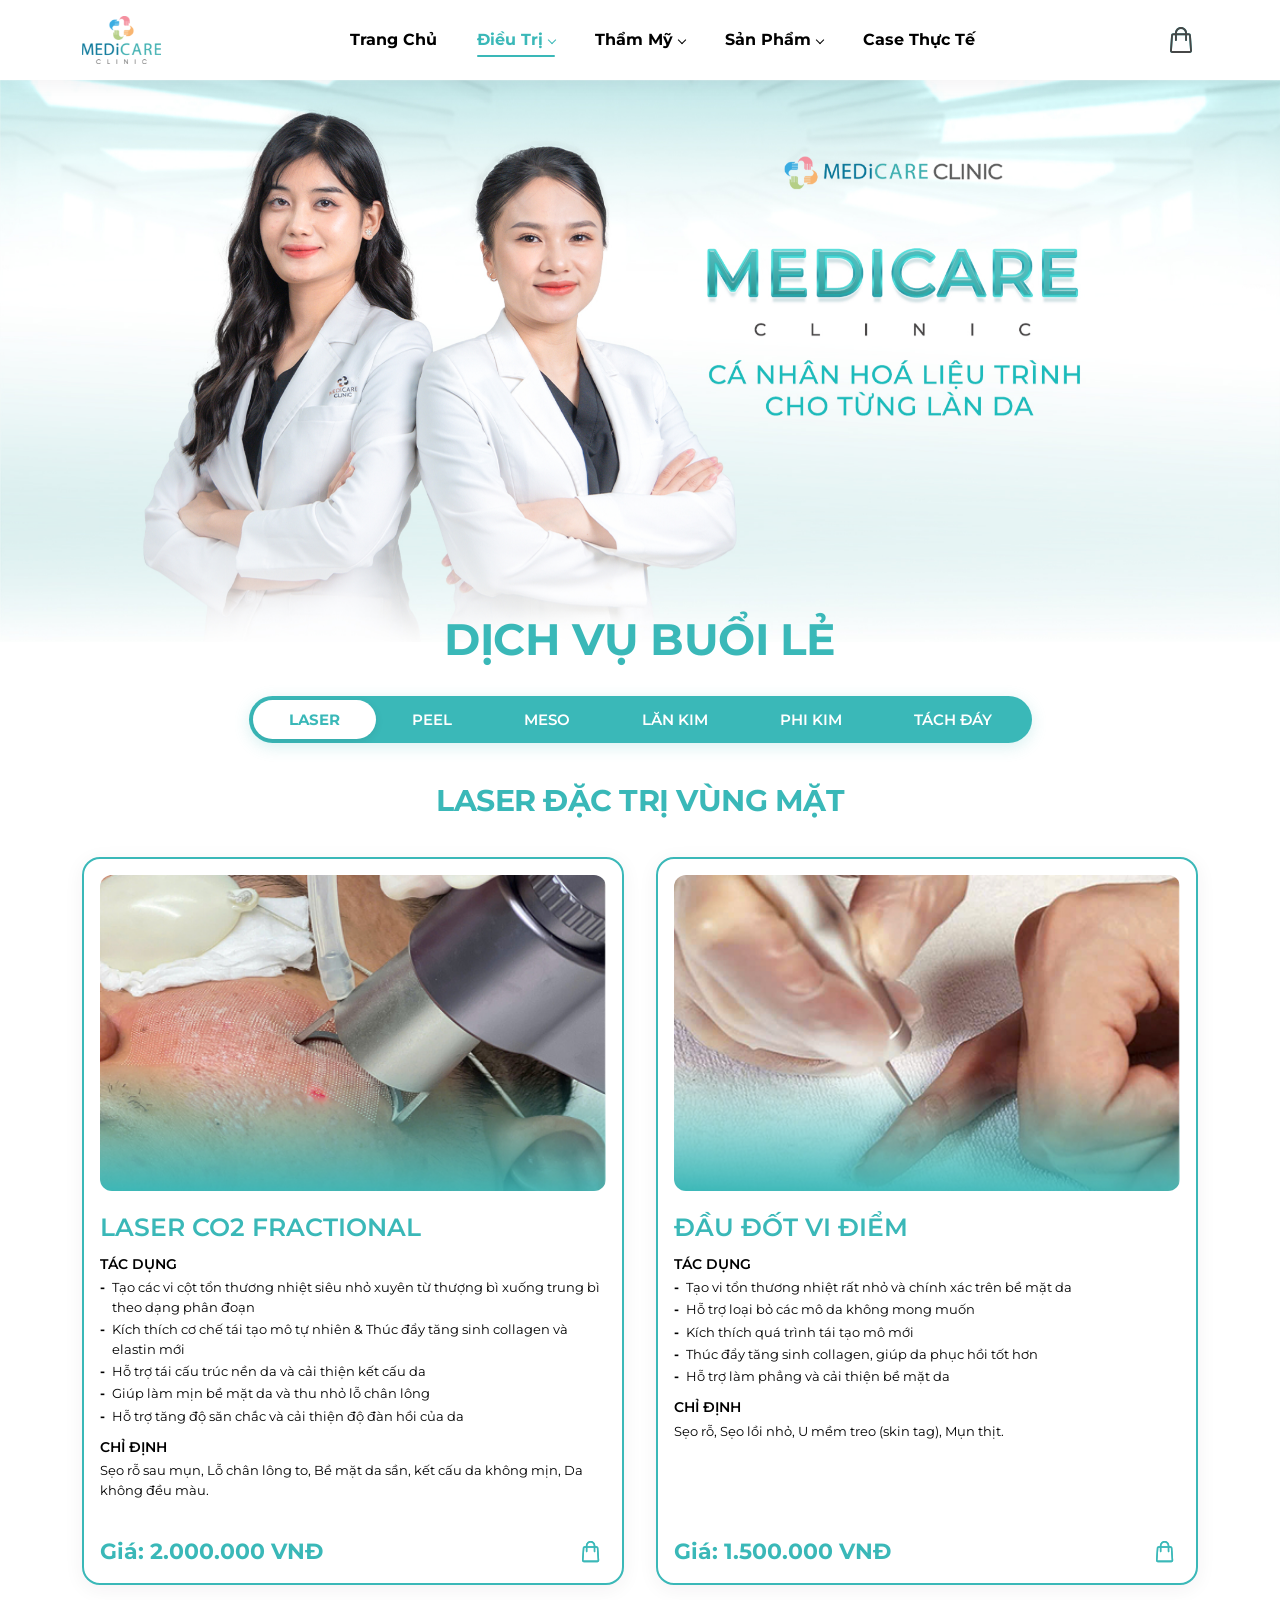
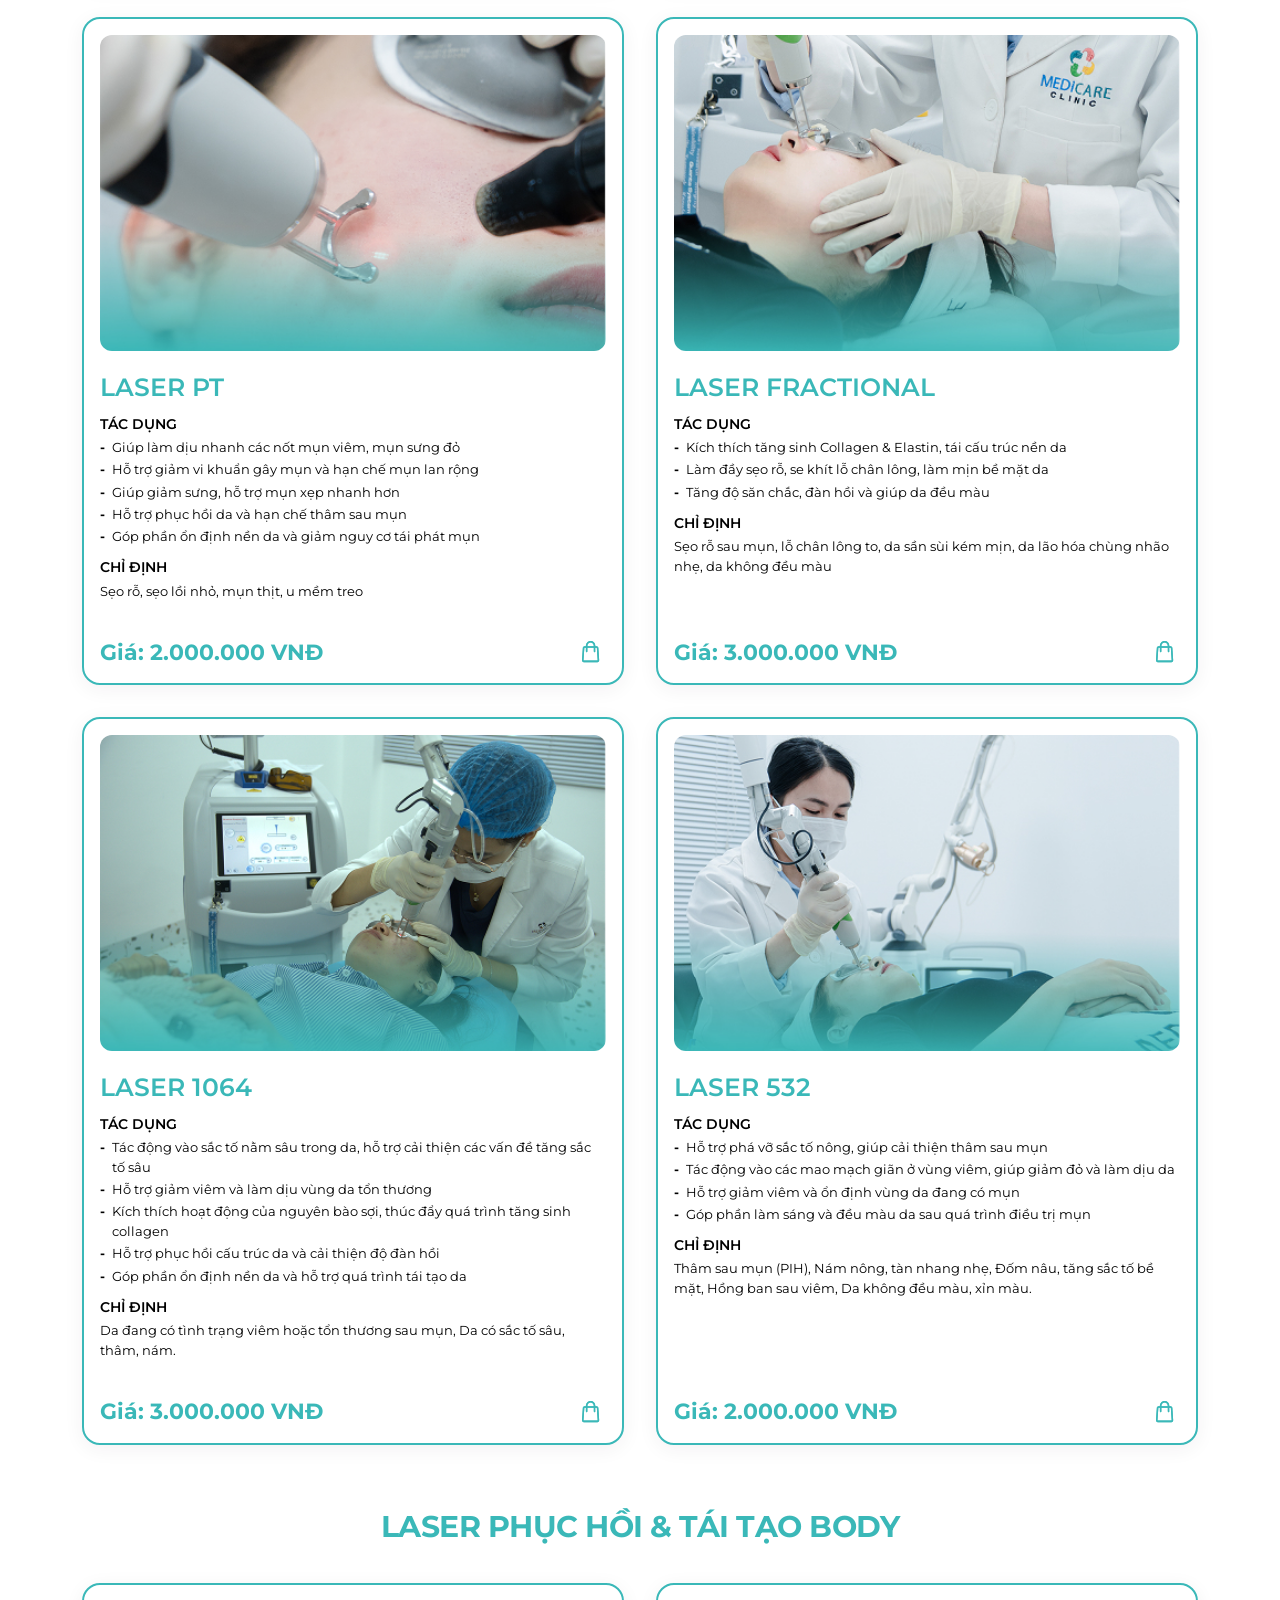
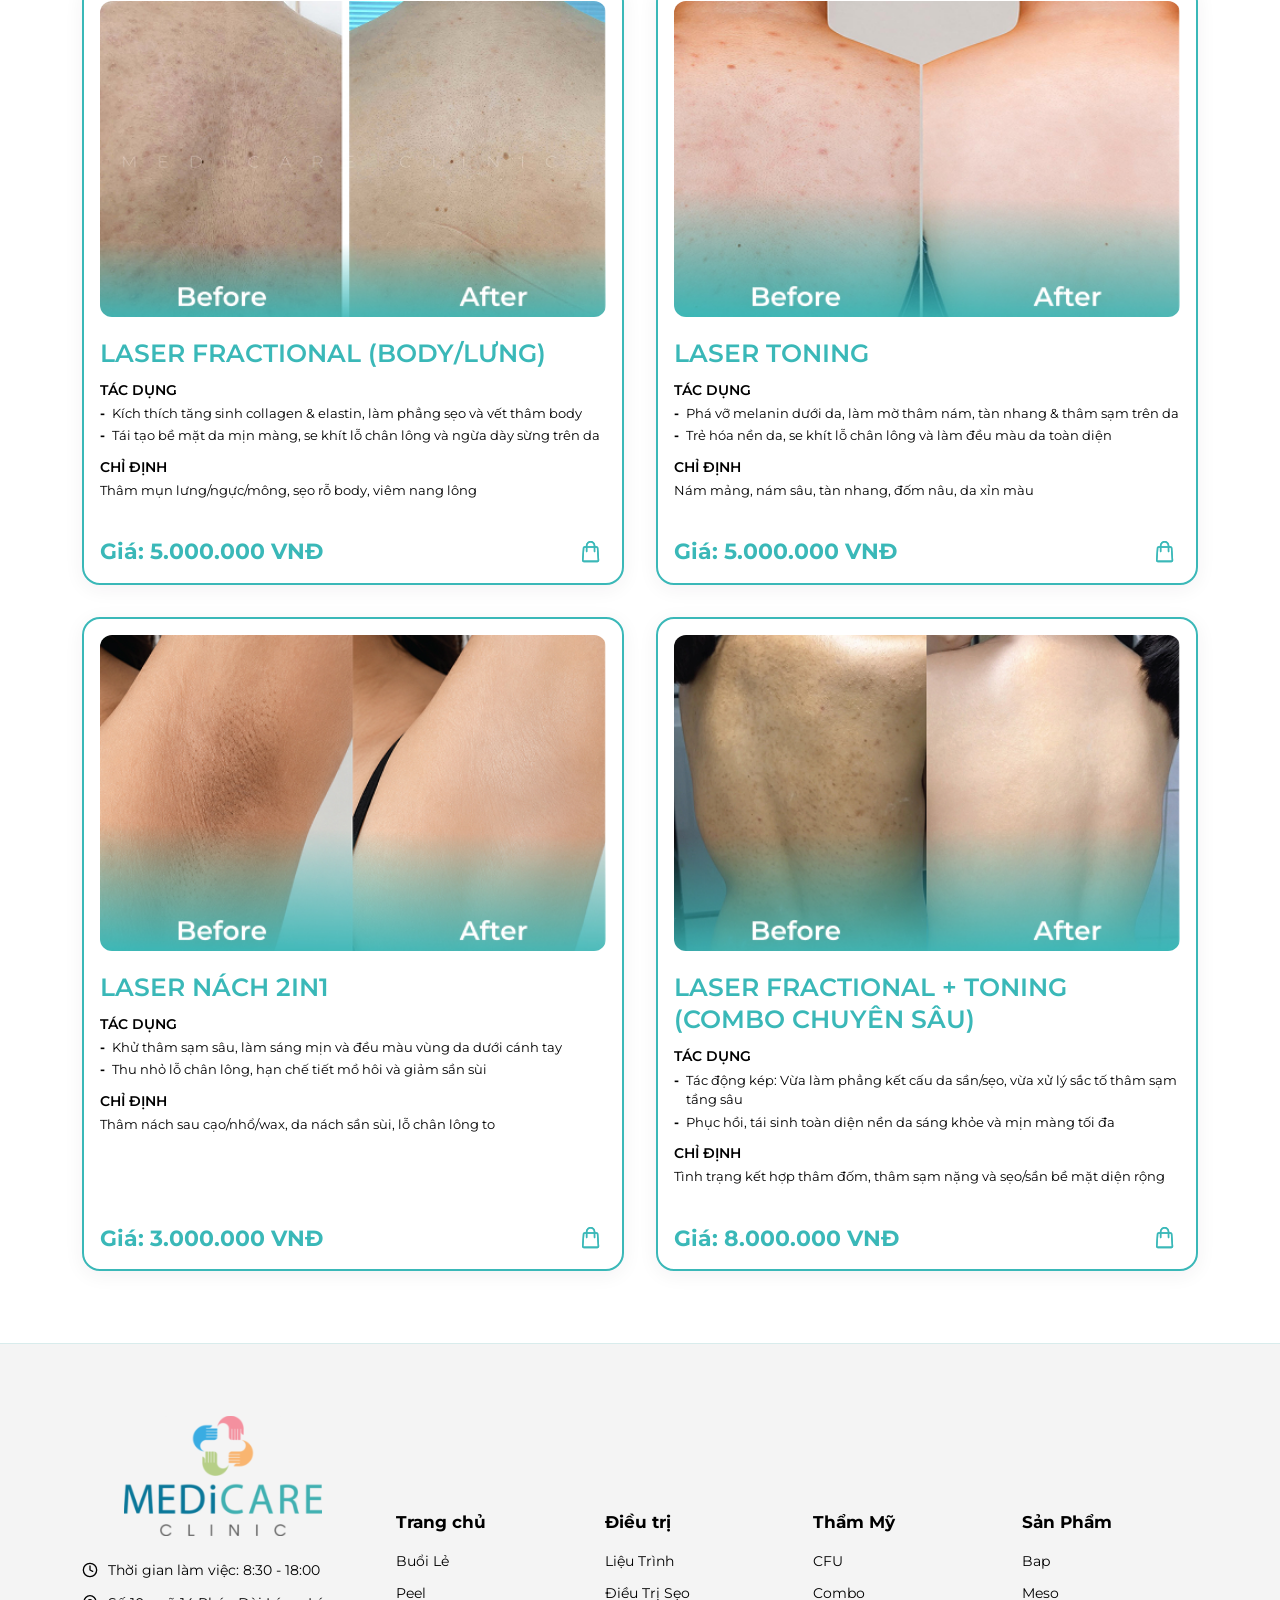
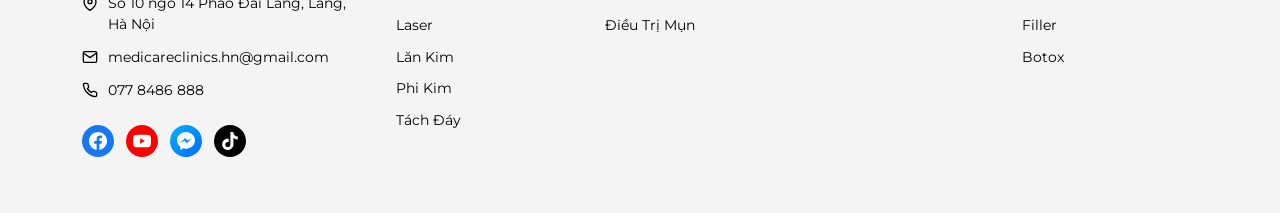
<file: dich-vu-buoi-le/index.html>
<!DOCTYPE html>
<html lang="en">

<head>
    <meta charset="UTF-8">
    <meta name="viewport" content="width=device-width, initial-scale=1.0">
    <title>Document</title>
    <link rel="stylesheet" href="../assets/sass/style.min.css?v=3">
    <link rel="stylesheet" href="sass/style.min.css?v=3">
    <link rel="stylesheet" href="../header/sass/style.min.css?v=3">
    <link rel="stylesheet" href="../footer/sass/style.min.css?v=3">
</head>

<body>
    <header class="header">
        <div class="container">
            <div class="header__wrapper">

                <!-- 1. Logo Thương Hiệu -->
                <a href="/medicare/" class="header__logo" aria-label="Medicare Clinic - Trang Chủ">
                    <img src="../header/images/logo-medicare.svg" alt="Medicare Clinic" class="header__logo-img" width="160"
                        height="48">
                </a>

                <!-- 2. Lớp phủ mờ (Backdrop) khi mở menu trên Mobile -->
                <div class="header__backdrop" id="header-backdrop"></div>

                <!-- 3. Navigation Menu -->
                <nav class="header__nav" id="main-nav" aria-label="Menu điều hướng chính">
                    <ul class="header__menu">
                        <li class="header__menu-item">
                            <a href="/medicare/" class="header__menu-link">Trang Chủ</a>
                        </li>
<li class="header__menu-item header__menu-item--has-submenu header__menu-item--active">
                            <a href="../dich-vu-buoi-le/index.html#laser" class="header__menu-link header__menu-link--active">Điều Trị</a>

                            <!-- Nút xổ submenu trên Mobile -->
                            <button class="header__submenu-toggle" type="button" aria-expanded="false"
                                aria-label="Mở/đóng menu con Điều Trị"></button>

                            <!-- Submenu 2 Cột: Buổi Lẻ & Liệu Trình -->
                            <div class="header__submenu">
                                <div class="header__submenu-col">
                                    <a href="../dich-vu-buoi-le/index.html" class="header__submenu-title">Buổi Lẻ</a>
                                    <a href="../dich-vu-buoi-le/index.html#laser" class="header__submenu-link">LASER</a>
                                    <a href="../dich-vu-buoi-le/index.html#peel" class="header__submenu-link">PEEL</a>
                                    <a href="../dich-vu-buoi-le/index.html#meso" class="header__submenu-link">MESO</a>
                                    <a href="../dich-vu-buoi-le/index.html#lan-kim" class="header__submenu-link">LĂN KIM</a>
                                    <a href="../dich-vu-buoi-le/index.html#phi-kim" class="header__submenu-link">PHI KIM</a>
                                    <a href="../dich-vu-buoi-le/index.html#tach-day" class="header__submenu-link">TÁCH ĐÁY</a>
                                </div>
                                <div class="header__submenu-col">
                                    <a href="../dich-vu-lieu-trinh/index.html" class="header__submenu-title">Liệu Trình</a>
                                    <a href="../dich-vu-lieu-trinh/index.html#dieu-tri-mun" class="header__submenu-link">ĐIỀU TRỊ MỤN</a>
                                    <a href="../dich-vu-lieu-trinh/index.html#dieu-tri-seo" class="header__submenu-link">ĐIỀU TRỊ SẸO</a>
                                    <a href="../dich-vu-lieu-trinh/index.html#lieu-trinh-body" class="header__submenu-link">LIỆU TRÌNH BODY</a>
                                    <a href="../dich-vu-lieu-trinh/index.html#the-lieu-trinh" class="header__submenu-link">THẺ LIỆU TRÌNH</a>
                                </div>
                            </div>
                        </li>
                        <li class="header__menu-item header__menu-item--has-submenu">
                            <a href="../cfu-eliffe/index.html" class="header__menu-link">Thẩm Mỹ</a>

                            <!-- Nút xổ submenu trên Mobile -->
                            <button class="header__submenu-toggle" type="button" aria-expanded="false"
                                aria-label="Mở/đóng menu con Thẩm Mỹ"></button>

                            <!-- Submenu: CFU ÈLIFE & Combo -->
                            <div class="header__submenu header__submenu--single">
                                <div class="header__submenu-col">
                                    <a href="../cfu-eliffe/index.html" class="header__submenu-link">CFU ÈLIFE</a>
                                    <a href="../combo/index.html" class="header__submenu-link">COMBO</a>
                                </div>
                            </div>
                        </li>
                        <li class="header__menu-item header__menu-item--has-submenu">
                            <a href="../san-pham/index.html#meso" class="header__menu-link">Sản Phẩm</a>

                            <!-- Nút xổ submenu trên Mobile -->
                            <button class="header__submenu-toggle" type="button" aria-expanded="false"
                                aria-label="Mở/đóng menu con Sản Phẩm"></button>

                            <!-- Submenu: Các Tab trong Trang Sản Phẩm -->
                            <div class="header__submenu header__submenu--single">
                                <div class="header__submenu-col">
                                    <a href="../san-pham/index.html#meso" class="header__submenu-link">MESO</a>
                                    <a href="../san-pham/index.html#bap" class="header__submenu-link">BAP</a>
                                    <a href="../san-pham/index.html#filler" class="header__submenu-link">FILLER</a>
<a href="../san-pham/index.html#botox" class="header__submenu-link">BOTOX</a>
                                    </div>
                                </div>
                            </li>
                            <li class="header__menu-item">
                                <a href="../case-thuc-te/index.html" class="header__menu-link">Case Thực Tế</a>
                            </li>
                        </ul>
                    </nav>

                <!-- 4. Hành động (Giỏ hàng & Nút mở menu mobile) -->
                <div class="header__actions">
                    <!-- Nút Giỏ Hàng -->
                    <a href="../cart/index.html" class="header__action-btn header__action-btn--cart" aria-label="Xem giỏ hàng">
                        <img src="../header/images/icon-cart.svg" class="header__cart-icon" alt="" width="22" height="26">
                        <span class="header__cart-badge" aria-hidden="true"></span>
                    </a>

                    <!-- Nút Toggle Mobile Menu (Hamburger) -->
                    <button class="header__toggle" id="menu-toggle" type="button" aria-label="Mở danh mục menu"
                        aria-expanded="false" aria-controls="main-nav">
                        <span class="header__toggle-bar"></span>
                        <span class="header__toggle-bar"></span>
                        <span class="header__toggle-bar"></span>
                    </button>
                </div>

            </div>
        </div>
    </header>

    <section class="banner" data-aos="fade-up">
        <img src="images/banner.jpg" alt="">
    </section>

    <section class="single-services" id="single-services" aria-label="Dịch Vụ Buổi Lẻ">
        <div class="container">

            <!-- Tiêu Đề Chính -->
            <h2 class="single-services__title" data-aos="fade-up">DỊCH VỤ BUỔI LẺ</h2>

            <!-- Thanh Điều Hướng Tabs (Render động qua JS) -->
            <div class="single-services__tabs-wrapper">
                <div class="single-services__tabs" id="single-services-tabs" role="tablist"></div>
            </div>

            <!-- Khung Chứa Nội Dung Render (Sections + Grid / Wide Cards) -->
            <div id="single-services-content"></div>

        </div>
    </section>

    <script>
        /**
     * ==========================================================================
     * MEDICARE CLINIC - DỊCH VỤ BUỔI LẺ (SINGLE SESSION SERVICES ENGINE)
     * ==========================================================================
     */

        document.addEventListener("DOMContentLoaded", () => {
            initSingleServices();
        });

        /* ==========================================================================
           DATA OBJECT (TOÀN BỘ DỮ LIỆU 4 TABS CHUẨN XÁC 100%)
           ========================================================================== */
        const singleServicesData = {
    /* ==================== TAB 1: LASER ==================== */
    laser: {
        id: "laser",
        tabName: "LASER",
        sections: [
            {
                sectionTitle: "LASER ĐẶC TRỊ VÙNG MẶT",
                layout: "grid",
                items: [
                    {
                        id: "laser-co2-fractional",
                        title: "LASER CO2 FRACTIONAL",
                        image: "images/laser-co2-fractional.jpg",
                        isCompare: false,
                        benefits: [
                            "Tạo các vi cột tổn thương nhiệt siêu nhỏ xuyên từ thượng bì xuống trung bì theo dạng phân đoạn",
                            "Kích thích cơ chế tái tạo mô tự nhiên & Thúc đẩy tăng sinh collagen và elastin mới",
                            "Hỗ trợ tái cấu trúc nền da và cải thiện kết cấu da",
                            "Giúp làm mịn bề mặt da và thu nhỏ lỗ chân lông",
                            "Hỗ trợ tăng độ săn chắc và cải thiện độ đàn hồi của da"
                        ],
                        indications: "Sẹo rỗ sau mụn, Lỗ chân lông to, Bề mặt da sần, kết cấu da không mịn, Da không đều màu.",
                        price: "2.000.000 VNĐ"
                    },
                    {
                        id: "dau-dot-vi-diem",
                        title: "ĐẦU ĐỐT VI ĐIỂM",
                        image: "images/dau-dot-vi-diem.jpg",
                        isCompare: false,
                        benefits: [
                            "Tạo vi tổn thương nhiệt rất nhỏ và chính xác trên bề mặt da",
                            "Hỗ trợ loại bỏ các mô da không mong muốn",
                            "Kích thích quá trình tái tạo mô mới",
                            "Thúc đẩy tăng sinh collagen, giúp da phục hồi tốt hơn",
                            "Hỗ trợ làm phẳng và cải thiện bề mặt da"
                        ],
                        indications: "Sẹo rỗ, Sẹo lồi nhỏ, U mềm treo (skin tag), Mụn thịt.",
                        price: "1.500.000 VNĐ"
                    },
                    {
                        id: "laser-pt",
                        title: "LASER PT",
                        image: "images/laser-pt.jpg",
                        isCompare: false,
                        benefits: [
                            "Giúp làm dịu nhanh các nốt mụn viêm, mụn sưng đỏ",
                            "Hỗ trợ giảm vi khuẩn gây mụn và hạn chế mụn lan rộng",
                            "Giúp giảm sưng, hỗ trợ mụn xẹp nhanh hơn",
                            "Hỗ trợ phục hồi da và hạn chế thâm sau mụn",
                            "Góp phần ổn định nền da và giảm nguy cơ tái phát mụn"
                        ],
                        indications: "Sẹo rỗ, sẹo lồi nhỏ, mụn thịt, u mềm treo",
                        price: "2.000.000 VNĐ"
                    },
                    {
                        id: "laser-fractional",
                        title: "LASER FRACTIONAL",
                        image: "images/laser-fractional.jpg",
                        isCompare: false,
                        benefits: [
                            "Kích thích tăng sinh Collagen & Elastin, tái cấu trúc nền da",
                            "Làm đầy sẹo rỗ, se khít lỗ chân lông, làm mịn bề mặt da",
                            "Tăng độ săn chắc, đàn hồi và giúp da đều màu"
                        ],
                        indications: "Sẹo rỗ sau mụn, lỗ chân lông to, da sần sùi kém mịn, da lão hóa chùng nhão nhẹ, da không đều màu",
                        price: "3.000.000 VNĐ"
                    },
                    {
                        id: "laser-1064",
                        title: "LASER 1064",
                        image: "images/laser-1064.jpg",
                        isCompare: false,
                        benefits: [
                            "Tác động vào sắc tố nằm sâu trong da, hỗ trợ cải thiện các vấn đề tăng sắc tố sâu",
                            "Hỗ trợ giảm viêm và làm dịu vùng da tổn thương",
                            "Kích thích hoạt động của nguyên bào sợi, thúc đẩy quá trình tăng sinh collagen",
                            "Hỗ trợ phục hồi cấu trúc da và cải thiện độ đàn hồi",
                            "Góp phần ổn định nền da và hỗ trợ quá trình tái tạo da"
                        ],
                        indications: "Da đang có tình trạng viêm hoặc tổn thương sau mụn, Da có sắc tố sâu, thâm, nám.",
                        price: "3.000.000 VNĐ"
                    },
                    {
                        id: "laser-532",
                        title: "LASER 532",
                        image: "images/laser-532.jpg",
                        isCompare: false,
                        benefits: [
                            "Hỗ trợ phá vỡ sắc tố nông, giúp cải thiện thâm sau mụn",
                            "Tác động vào các mao mạch giãn ở vùng viêm, giúp giảm đỏ và làm dịu da",
                            "Hỗ trợ giảm viêm và ổn định vùng da đang có mụn",
                            "Góp phần làm sáng và đều màu da sau quá trình điều trị mụn"
                        ],
                        indications: "Thâm sau mụn (PIH), Nám nông, tàn nhang nhẹ, Đốm nâu, tăng sắc tố bề mặt, Hồng ban sau viêm, Da không đều màu, xỉn màu.",
                        price: "2.000.000 VNĐ"
                    }
                ]
            },
            {
                sectionTitle: "LASER PHỤC HỒI & TÁI TẠO BODY",
                layout: "grid",
                items: [
                    {
                        id: "laser-fractional-body",
                        title: "LASER FRACTIONAL (BODY/LƯNG)",
                        image: "images/laser-body-fractional.jpg",
                        isCompare: true,
                        benefits: [
                            "Kích thích tăng sinh collagen & elastin, làm phẳng sẹo và vết thâm body",
                            "Tái tạo bề mặt da mịn màng, se khít lỗ chân lông và ngừa dày sừng trên da"
                        ],
                        indications: "Thâm mụn lưng/ngực/mông, sẹo rỗ body, viêm nang lông",
                        price: "5.000.000 VNĐ"
                    },
                    {
                        id: "laser-toning",
                        title: "LASER TONING",
                        image: "images/laser-body-toning.jpg",
                        isCompare: true,
                        benefits: [
                            "Phá vỡ melanin dưới da, làm mờ thâm nám, tàn nhang & thâm sạm trên da",
                            "Trẻ hóa nền da, se khít lỗ chân lông và làm đều màu da toàn diện"
                        ],
                        indications: "Nám mảng, nám sâu, tàn nhang, đốm nâu, da xỉn màu",
                        price: "5.000.000 VNĐ"
                    },
                    {
                        id: "laser-nach-2in1",
                        title: "LASER NÁCH 2IN1",
                        image: "images/laser-body-nach.jpg",
                        isCompare: true,
                        benefits: [
                            "Khử thâm sạm sâu, làm sáng mịn và đều màu vùng da dưới cánh tay",
                            "Thu nhỏ lỗ chân lông, hạn chế tiết mồ hôi và giảm sần sùi"
                        ],
                        indications: "Thâm nách sau cạo/nhổ/wax, da nách sần sùi, lỗ chân lông to",
                        price: "3.000.000 VNĐ"
                    },
                    {
                        id: "laser-fractional-toning-combo",
                        title: "LASER FRACTIONAL + TONING (COMBO CHUYÊN SÂU)",
                        image: "images/laser-body-combo.jpg",
                        isCompare: true,
                        benefits: [
                            "Tác động kép: Vừa làm phẳng kết cấu da sần/sẹo, vừa xử lý sắc tố thâm sạm tầng sâu",
                            "Phục hồi, tái sinh toàn diện nền da sáng khỏe và mịn màng tối đa"
                        ],
                        indications: "Tình trạng kết hợp thâm đốm, thâm sạm nặng và sẹo/sần bề mặt diện rộng",
                        price: "8.000.000 VNĐ"
                    }
                ]
            }
        ]
    },

    /* ==================== TAB 2: PEEL ==================== */
    peel: {
        id: "peel",
        tabName: "PEEL",
        sections: [
            {
                sectionTitle: "PEEL ĐẶC TRỊ VÙNG MẶT",
                layout: "grid",
                items: [
                    {
                        id: "peel-tri-seo",
                        title: "PEEL TRỊ SẸO",
                        image: "images/peel-tri-seo.jpg",
                        isCompare: true,
                        benefits: [
                            "Loại bỏ tế bào sừng già cỗi, thúc đẩy tái tạo tế bào mới",
                            "Tăng sinh collagen, làm đầy sẹo lõm và làm mịn bề mặt da",
                            "Thông thoáng lỗ chân lông, giúp da khỏe và hấp thụ dưỡng chất tối ưu"
                        ],
                        indications: "Sẹo rỗ/sẹo lõm, da sần sùi kém mịn, da không đều màu",
                        price: "1.500.000 VNĐ"
                    },
                    {
                        id: "peel-sac-to-da",
                        title: "PEEL SẮC TỐ DA",
                        image: "images/peel-sac-to.jpg",
                        isCompare: true,
                        benefits: [
                            "Đào thải lớp tế bào sừng chứa melanin tích tụ trên bề mặt",
                            "Làm mờ nám, tàn nhang và các đốm nâu tăng sắc tố",
                            "Tái tạo nền da sáng mịn, đều màu và tăng khả năng hấp thu dưỡng chất"
                        ],
                        indications: "Nám nông, tàn nhang, thâm sạm, da xỉn màu và không đều màu trên da",
                        price: "1.500.000 VNĐ"
                    },
                    {
                        id: "peel-tri-mun",
                        title: "PEEL TRỊ MỤN",
                        image: "images/peel-tri-mun.jpg",
                        isCompare: true,
                        benefits: [
                            "Loại bỏ da chết và bã nhờn tích tụ trên da, giải phóng bít tắc cổ nang lông",
                            "Hỗ trợ gom khô cồi mụn, giảm sưng viêm nhanh chóng",
                            "Làm sạch sâu, giúp bề mặt da thông thoáng và ổn định nền da"
                        ],
                        indications: "Mụn ẩn, mụn đầu đen, mụn viêm sưng, trên da nhiều dầu thừa bít tắc",
                        price: "1.500.000 VNĐ"
                    },
                    {
                        id: "cham-peel-seo",
                        title: "CHẤM PEEL SẸO",
                        image: "images/peel-tri-seo.jpg",
                        isCompare: true,
                        benefits: [
                            "Tác động tập trung vào từng nốt sẹo, hỗ trợ thu hẹp và làm nông sẹo",
                            "Kích thích tái tạo collagen, giúp sẹo dần mềm và bề mặt da mịn hơn",
                            "Cải thiện tình trạng da sần, không đồng đều"
                        ],
                        indications: "Sẹo rỗ chân đáy nhọn/nhỏ, sẹo rỗ sâu, lâu năm",
                        price: "1.500.000 VNĐ"
                    }
                ]
            },
            {
                sectionTitle: "PEEL PHỤC HỒI & TÁI TẠO BODY",
                layout: "grid",
                items: [
                    {
                        id: "peel-nguc",
                        title: "PEEL NGỰC",
                        image: "images/peel-body-nguc.jpg",
                        isCompare: true,
                        benefits: [
                            "Đào thải bã nhờn, thông thoáng cổ nang lông và gom cồi mụn vùng ngực",
                            "Mờ thâm mụn, loại bỏ tế bào sừng già cỗi giúp bề mặt da sáng mịn"
                        ],
                        indications: "Mụn viêm, mụn ẩn, thâm mụn, da vùng ngực sần sùi kém mịn",
                        price: "3.500.000 VNĐ"
                    },
                    {
                        id: "peel-mong",
                        title: "PEEL MÔNG",
                        image: "images/peel-body-mong.jpg",
                        isCompare: true,
                        benefits: [
                            "Xử lý triệt để lớp sừng dày, chai sần tích tụ do ma sát và ngồi nhiều",
                            "Đào thải hắc sắc tố, làm sáng hồng và mịn màng vùng da mông"
                        ],
                        indications: "Mông thâm sạm, da mông thô ráp sần sùi, mụn li ti hạt kê vùng mông",
                        price: "3.000.000 VNĐ"
                    },
                    {
                        id: "peel-nach",
                        title: "PEEL NÁCH",
                        image: "images/peel-body-nach.jpg",
                        isCompare: true,
                        benefits: [
                            "Phá hủy hắc sắc tố bề mặt, làm sáng và đều màu vùng da dưới cánh tay",
                            "Làm mịn bề mặt, se khít lỗ chân lông và giảm tình trạng sần da gà do cạo/nhổ"
                        ],
                        indications: "Vùng da nách thâm & sạm màu, sần sùi, thô ráp sau tẩy/triệt lông nhiều lần",
                        price: "1.500.000 VNĐ"
                    },
                    {
                        id: "peel-lung-tay-chan",
                        title: "PEEL LƯNG / 2 TAY / 2 CHÂN",
                        image: "images/peel-body-lung-tay-chan.jpg",
                        isCompare: true,
                        benefits: [
                            "Giải phóng bít tắc nang lông, giảm viêm sưng và ngăn ngừa mụn body lây lan",
                            "Đào thải sắc tố sạm xỉn, cải thiện viêm nang lông và làm đều màu da diện rộng"
                        ],
                        indications: "Mụn lưng, thâm mụn body, viêm nang lông, da tay chân thô ráp",
                        price: "5.000.000 VNĐ"
                    }
                ]
            }
        ]
    },

    /* ==================== TAB 3: MESO ==================== */
    meso: {
        id: "meso",
        tabName: "MESO",
        sections: [
            {
                sectionTitle: "",
                layout: "grid",
                items: [
                    {
                        id: "meso-mun",
                        title: "MESO MỤN",
                        image: "images/meso-mun.jpg",
                        isCompare: true,
                        benefits: [
                            "Giúp hỗ trợ điều trị mụn viêm và mụn ẩn thông qua việc đưa các hoạt chất chuyên biệt trực tiếp vào da",
                            "Hỗ trợ giảm viêm, kiểm soát bã nhờn và cải thiện bít tắc",
                            "Làm dịu vùng da mụn, hỗ trợ gom cồi và phục hồi da",
                            "Giúp da thông thoáng, ổn định hơn và mụn được cải thiện"
                        ],
                        indications: "Phù hợp với da mụn viêm, mụn ẩn, da dầu dễ bít tắc và mụn tái phát nhiều lần",
                        price: "3.000.000 - 5.000.000 VNĐ"
                    },
                    {
                        id: "meso-seo",
                        title: "MESO SẸO",
                        image: "images/meso-seo.jpg",
                        isCompare: true,
                        benefits: [
                            "Giúp hỗ trợ cải thiện sẹo rỗ thông qua việc đưa các hoạt chất chuyên biệt vào da",
                            "Hỗ trợ kích thích tái tạo mô, tăng sinh collagen và phục hồi vùng da tổn thương",
                            "Cải thiện dần, bề mặt da mịn và đồng đều hơn"
                        ],
                        indications: "Phù hợp với da có sẹo rỗ, sẹo lõm sau mụn hoặc sau thủy đậu",
                        price: "7.000.000 - 15.000.000 VNĐ"
                    },
                    {
                        id: "meso-sac-to",
                        title: "MESO SẮC TỐ",
                        image: "images/meso-sac-to.jpg",
                        isCompare: true,
                        benefits: [
                            "Giúp hỗ trợ cải thiện sắc tố da bằng cách đưa các hoạt chất chuyên biệt trực tiếp vào da",
                            "Hỗ trợ ức chế hình thành melanin, làm sáng vùng da sạm nám và giảm thâm sau mụn"
                        ],
                        indications: "Phù hợp với da tăng sắc tố, thâm sau mụn, sạm màu, nám và da không đều màu",
                        price: "3.000.000 - 18.000.000 VNĐ"
                    },
                    {
                        id: "meso-phuc-hoi",
                        title: "MESO PHỤC HỒI",
                        image: "images/meso-phuc-hoi.jpg",
                        isCompare: true,
                        benefits: [
                            "Giúp hỗ trợ phục hồi và củng cố hàng rào bảo vệ da thông qua việc đưa các hoạt chất chuyên biệt trực tiếp vào da",
                            "Cấp ẩm và cải thiện tình trạng da yếu, nhạy cảm"
                        ],
                        indications: "Phù hợp với da yếu, nhạy cảm, khô thiếu ẩm hoặc da cần phục hồi sau các liệu trình điều trị chuyên sâu",
                        price: "3.000.000 - 8.000.000 VNĐ"
                    },
                    {
                        id: "meso-cap-am-cang-bong",
                        title: "MESO CẤP ẨM, CĂNG BÓNG",
                        image: "images/meso-cap-am-cang-bong.jpg",
                        isCompare: true,
                        benefits: [
                            "Giúp cấp ẩm chuyên sâu cho da thông qua việc đưa các hoạt chất dưỡng ẩm trực tiếp vào da",
                            "Hỗ trợ cải thiện tình trạng khô, thiếu ẩm, tăng độ mềm mịn và độ căng bóng"
                        ],
                        indications: "Phù hợp với da khô, thiếu ẩm, da xỉn màu hoặc bề mặt da kém mịn, thiếu sức sống.",
                        price: "5.000.000 - 15.000.000 VNĐ"
                    },
                    {
                        id: "meso-mat",
                        title: "MESO MẮT",
                        image: "images/meso-mat.jpg",
                        isCompare: true,
                        benefits: [
                            "Giúp phục hồi và tái tạo vùng da mắt mỏng yếu, hỗ trợ cải thiện quầng thâm, nếp nhăn nhỏ và độ đàn hồi, đồng thời cấp ẩm, làm vùng da quanh mắt mịn màng và tươi sáng hơn."
                        ],
                        indications: "Phù hợp với vùng da mắt mỏng yếu, khô thiếu ẩm, quầng thâm, nếp nhăn nhỏ và kém đàn hồi",
                        price: "5.000.000 - 7.000.000 VNĐ"
                    },
                    {
                        id: "meso-toc",
                        title: "MESO TÓC",
                        image: "images/meso-toc.jpg",
                        isCompare: true,
                        benefits: [
                            "Giúp kích thích nang tóc và thúc đẩy mọc tóc, hỗ trợ cải thiện tình trạng rụng tóc, tóc thưa và tóc yếu. Đồng thời giúp tăng cường tuần hoàn da đầu, nuôi dưỡng và củng cố chân tóc, giúp tóc mọc khỏe và dày hơn."
                        ],
                        indications: "Phù hợp với tình trạng rụng tóc, tóc thưa, tóc yếu, chân tóc kém chắc khỏe và tóc mọc chậm.",
                        price: "3.000.000 - 10.000.000 VNĐ"
                    }
                ]
            }
        ]
    },

    /* ==================== TAB 4: LĂN KIM ==================== */
    "lan-kim": {
        id: "lan-kim",
        tabName: "LĂN KIM",
        sections: [
            {
                sectionTitle: "",
                layout: "wide",
                items: [
                    {
                        id: "lan-kim-dac-tri-seo-ro",
                        title: "LĂN KIM ĐẶC TRỊ SẸO RỖ",
                        image: "images/lan-kim-dac-tri-seo.jpg",
                        isCompare: false,
                        benefits: [
                            "Tạo vi tổn thương cơ học, kích hoạt cơ chế tự phục hồi tự nhiên của da",
                            "Tăng sinh collagen & elastin mạnh mẽ, tái tạo và làm săn chắc cấu trúc da",
                            "Cải thiện độ mịn màng, làm mờ thâm và se khít lỗ chân lông"
                        ],
                        indications: "Sẹo rỗ sau mụn, thâm sau mụn, lỗ chân lông to, da sần sùi, không đều màu",
                        price: "2.000.000 VNĐ"
                    }
                ]
            }
        ]
    },

    /* ==================== TAB 5: PHI KIM ==================== */
    "phi-kim": {
        id: "phi-kim",
        tabName: "PHI KIM",
        sections: [
            {
                sectionTitle: "",
                layout: "wide",
                items: [
                    {
                        id: "phi-kim-tai-tao-da",
                        title: "PHI KIM TÁI TẠO DA",
                        image: "images/phi-kim-tai-tao-da.jpg",
                        isCompare: false,
                        benefits: [
                            "Đầu kim di chuyển thẳng đứng tác động chính xác, hạn chế tối đa xâm lấn bề mặt",
                            "Kích thích tăng sinh collagen & elastin, tái tạo tế bào mới chuyên sâu",
                            "Tăng khả năng hấp thụ dưỡng chất, phục hồi nền da mịn màng và sáng khỏe"
                        ],
                        indications: "Sẹo rỗ sau mụn, lỗ chân lông to, thâm sau mụn, da sần sùi, không đều màu",
                        price: "2.000.000 VNĐ"
                    }
                ]
            }
        ]
    },

    /* ==================== TAB 6: TÁCH ĐÁY ==================== */
    "tach-day": {
        id: "tach-day",
        tabName: "TÁCH ĐÁY",
        sections: [
            {
                sectionTitle: "",
                layout: "wide",
                items: [
                    {
                        id: "tach-day-seo",
                        title: "TÁCH ĐÁY SẸO",
                        image: "images/tach-day-seo.jpg",
                        isCompare: false,
                        benefits: [
                            "Giải phóng các dải xơ kéo lõm bề mặt da, hỗ trợ làm đầy vùng sẹo",
                            "Cải thiện độ sâu và bề mặt sẹo, giúp da trông phẳng và đồng đều hơn",
                            "Tạo điều kiện để da tái tạo, hỗ trợ nâng cao hiệu quả cải thiện sẹo rỗ"
                        ],
                        indications: "Sẹo rỗ, sẹo lõm lâu năm mà bề mặt da bị các dải xơ cứng bên dưới kéo dính và ghì chặt xuống",
                        price: "2.000.000 VNĐ"
                    }
                ]
            }
        ]
    }
};

        /* ==========================================================================
           RENDER ENGINE & TAB SWITCHING LOGIC
           ========================================================================== */
        function initSingleServices() {
            const tabsContainer = document.getElementById("single-services-tabs");
            const contentContainer = document.getElementById("single-services-content");

            if (!tabsContainer || !contentContainer) return;

            const tabKeys = Object.keys(singleServicesData);
            const hashTab = window.location.hash.slice(1);
            let activeTabKey = singleServicesData[hashTab] ? hashTab : "laser"; // Mặc định mở Tab LASER

            const renderTabContent = (tabKey) => {
                const currentData = singleServicesData[tabKey];
                if (!currentData || !currentData.sections.length) return;

                contentContainer.innerHTML = currentData.sections
                    .map((section) => {
                        const isWideLayout = section.layout === "wide";

                        return `
        <div class="single-services__section-group" data-aos="fade-up">
          ${section.sectionTitle ? `<h3 class="single-services__category" data-aos="fade-up">${section.sectionTitle}</h3>` : ""}
          
          <div class="${isWideLayout ? "single-services__wide-wrapper" : "single-services__grid"}">
            ${section.items
                                .map(
                                    (item) => `
              <article class="single-services__card ${isWideLayout ? "single-services__card--horizontal" : ""}" data-aos="fade-up">
                <div class="single-services__card-media">
                  <img src="${item.image}" alt="${item.title}" class="single-services__card-img" loading="lazy">
                </div>
                
                <div class="single-services__card-body">
                  <h4 class="single-services__card-title">${item.title}</h4>
                  
                  <div class="single-services__section-title">TÁC DỤNG</div>
                  <ul class="single-services__benefits">
                    ${item.benefits.map((b) => `<li class="single-services__benefit-item">${b}</li>`).join("")}
                  </ul>
                  
                  <div class="single-services__section-title">CHỈ ĐỊNH</div>
                  <p class="single-services__indications">${item.indications}</p>
                  
                  <div class="single-services__card-footer">
                    <span class="single-services__price">Giá: ${item.price}</span>
                    <button class="single-services__cart-btn" type="button" aria-label="Thêm ${item.title} vào giỏ hàng" data-cart-id="${item.id}" data-cart-name="${item.title}" data-cart-price="${item.price}">
                      <img src="images/cart-btn.svg" alt="Giỏ hàng" class="single-services__cart-icon">
                    </button>
                  </div>
                </div>
              </article>
            `
                                )
                                .join("")}
          </div>
        </div>
      `;
                    })
                    .join("");
            };

            // Render Danh Sách Nút Tabs
            tabsContainer.innerHTML = tabKeys
                .map(
                    (key) => `
      <button 
        type="button" 
        class="single-services__tab-btn ${key === activeTabKey ? "single-services__tab-btn--active" : ""}" 
        data-tab="${key}"
        role="tab"
        aria-selected="${key === activeTabKey}"
      >
        ${singleServicesData[key].tabName}
      </button>
    `
                )
                .join("");

// Kích hoạt Tab: cập nhật nút + render nội dung
            const activateTab = (key) => {
                activeTabKey = key;
                tabsContainer.querySelectorAll(".single-services__tab-btn").forEach((b) => {
                    const isActive = b.getAttribute("data-tab") === activeTabKey;
                    b.classList.toggle("single-services__tab-btn--active", isActive);
                    b.setAttribute("aria-selected", String(isActive));
                });
                renderTabContent(activeTabKey);
                if (window.scrollReveal) window.scrollReveal.refresh();
            };

            // Bắt Sự Kiện Chuyển Tab
            tabsContainer.querySelectorAll(".single-services__tab-btn").forEach((btn) => {
                btn.addEventListener("click", () => {
                    const selected = btn.getAttribute("data-tab");
                    if (selected === activeTabKey) return;
                    activateTab(selected);
                });
            });

            // Khởi chạy render lần đầu
            renderTabContent(activeTabKey);
            if (window.scrollReveal) window.scrollReveal.refresh();

            // Nếu người dùng vào bằng hash của một tab, cuộn tới vùng danh sách dịch vụ
            if (hashTab && singleServicesData[hashTab]) {
                document.getElementById("single-services").scrollIntoView({ behavior: "smooth", block: "start" });
            }

            // Chuyển Tab khi click menu bằng hash (vd ../dich-vu-buoi-le/index.html#peel) khi đang ở trang
            window.addEventListener("hashchange", () => {
                const key = window.location.hash.slice(1);
                if (!singleServicesData[key]) return;
                if (key !== activeTabKey) activateTab(key);
                document.getElementById("single-services").scrollIntoView({ behavior: "smooth", block: "start" });
            });
        }
    </script>
    <script src="../assets/js/scroll-reveal.js"></script>
    <script src="../assets/js/cart.js"></script>
    <script src="../header/js/script.js"></script>

<footer class="footer" id="footer" aria-label="Chân trang Medicare Clinic">
        <div class="container">
            <div class="footer__grid">

                <!-- ================= CỘT 1: THÔNG TIN THƯƠNG HIỆU & LIÊN HỆ ================= -->
                <div class="footer__brand">
                    <!-- Logo -->
                    <a href="/medicare/" class="footer__logo" aria-label="Medicare Clinic - Trang Chủ">
                        <img src="../footer/images/logo-medicare.svg" alt="Medicare Clinic" class="footer__logo-img" width="160"
                            height="60">
                    </a>

                    <!-- Danh sách thông tin liên hệ -->
                    <ul class="footer__contacts">
                        <li class="footer__contact-item">
                            <span class="footer__contact-icon" aria-hidden="true">
                                <svg xmlns="http://www.w3.org/2000/svg" width="16" height="16" viewBox="0 0 24 24"
                                    fill="none" stroke="currentColor" stroke-width="2" stroke-linecap="round"
                                    stroke-linejoin="round">
                                    <circle cx="12" cy="12" r="10"></circle>
                                    <polyline points="12 6 12 12 16 14"></polyline>
                                </svg>
                            </span>
                            <span class="footer__contact-text">Thời gian làm việc: 8:30 - 18:00</span>
                        </li>

                        <li class="footer__contact-item">
                            <span class="footer__contact-icon" aria-hidden="true">
                                <svg xmlns="http://www.w3.org/2000/svg" width="16" height="16" viewBox="0 0 24 24"
                                    fill="none" stroke="currentColor" stroke-width="2" stroke-linecap="round"
                                    stroke-linejoin="round">
                                    <path d="M21 10c0 7-9 13-9 13s-9-6-9-13a9 9 0 0 1 18 0z"></path>
                                    <circle cx="12" cy="10" r="3"></circle>
                                </svg>
                            </span>
                            <span class="footer__contact-text">Số 10 ngõ 14 Pháo Đài Láng, Láng, Hà
                                Nội</span>
                        </li>

                        <li class="footer__contact-item">
                            <span class="footer__contact-icon" aria-hidden="true">
                                <svg xmlns="http://www.w3.org/2000/svg" width="16" height="16" viewBox="0 0 24 24"
                                    fill="none" stroke="currentColor" stroke-width="2" stroke-linecap="round"
                                    stroke-linejoin="round">
                                    <path
                                        d="M4 4h16c1.1 0 2 .9 2 2v12c0 1.1-.9 2-2 2H4c-1.1 0-2-.9-2-2V6c0-1.1.9-2 2-2z">
                                    </path>
                                    <polyline points="22,6 12,13 2,6"></polyline>
                                </svg>
                            </span>
                            <a href="mailto:medicareclinics.hn@gmail.com"
                                class="footer__contact-link">medicareclinics.hn@gmail.com</a>
                        </li>

                        <li class="footer__contact-item">
                            <span class="footer__contact-icon" aria-hidden="true">
                                <svg xmlns="http://www.w3.org/2000/svg" width="16" height="16" viewBox="0 0 24 24"
                                    fill="none" stroke="currentColor" stroke-width="2" stroke-linecap="round"
                                    stroke-linejoin="round">
                                    <path
                                        d="M22 16.92v3a2 2 0 0 1-2.18 2 19.79 19.79 0 0 1-8.63-3.07 19.5 19.5 0 0 1-6-6 19.79 19.79 0 0 1-3.07-8.67A2 2 0 0 1 4.11 2h3a2 2 0 0 1 2 1.72 12.84 12.84 0 0 0 .7 2.81 2 2 0 0 1-.45 2.11L8.09 9.91a16 16 0 0 0 6 6l1.27-1.27a2 2 0 0 1 2.11-.45 12.84 12.84 0 0 0 2.81.7A2 2 0 0 1 22 16.92z">
                                    </path>
                                </svg>
                            </span>
                            <a href="tel:0778486888" class="footer__contact-link">077 8486 888</a>
                        </li>
                    </ul>

                    <!-- Mạng xã hội -->
                    <div class="footer__socials">
                        <!-- Facebook -->
                        <a href="#" class="footer__social-btn footer__social-btn--facebook" aria-label="Facebook">
                            <svg xmlns="http://www.w3.org/2000/svg" width="18" height="18" viewBox="0 0 24 24"
                                fill="currentColor">
                                <path
                                    d="M24 12.073c0-6.627-5.373-12-12-12s-12 5.373-12 12c0 5.99 4.388 10.954 10.125 11.854v-8.385H7.078v-3.47h3.047V9.43c0-3.007 1.792-4.669 4.533-4.669 1.312 0 2.686.235 2.686.235v2.953H15.83c-1.491 0-1.956.925-1.956 1.874v2.25h3.328l-.532 3.47h-2.796v8.385C19.612 23.027 24 18.062 24 12.073z" />
                            </svg>
                        </a>
                        <!-- YouTube -->
                        <a href="#" class="footer__social-btn footer__social-btn--youtube" aria-label="YouTube">
                            <svg xmlns="http://www.w3.org/2000/svg" width="18" height="18" viewBox="0 0 24 24"
                                fill="currentColor">
                                <path
                                    d="M23.498 6.186a3.016 3.016 0 0 0-2.122-2.136C19.505 3.545 12 3.545 12 3.545s-7.505 0-9.377.505A3.017 3.017 0 0 0 .502 6.186C0 8.07 0 12 0 12s0 3.93.502 5.814a3.016 3.016 0 0 0 2.122 2.136c1.871.505 9.376.505 9.376.505s7.505 0 9.377-.505a3.015 3.015 0 0 0 2.122-2.136C24 15.93 24 12 24 12s0-3.93-.502-5.814zM9.545 15.568V8.432L15.818 12l-6.273 3.568z" />
                            </svg>
                        </a>
                        <!-- Messenger -->
                        <a href="#" class="footer__social-btn footer__social-btn--messenger" aria-label="Messenger">
                            <svg xmlns="http://www.w3.org/2000/svg" width="18" height="18" viewBox="0 0 24 24"
                                fill="currentColor">
                                <path
                                    d="M12 0C5.373 0 0 4.974 0 11.111c0 3.498 1.744 6.614 4.469 8.654V24l4.088-2.242c1.09.302 2.247.464 3.443.464 6.627 0 12-4.975 12-11.111S18.627 0 12 0zm1.191 14.963l-3.055-3.26-5.963 3.26 6.559-6.963 3.13 3.259 5.889-3.259-6.56 6.963z" />
                            </svg>
                        </a>
                        <!-- TikTok -->
                        <a href="#" class="footer__social-btn footer__social-btn--tiktok" aria-label="TikTok">
                            <svg xmlns="http://www.w3.org/2000/svg" width="18" height="18" viewBox="0 0 24 24"
                                fill="currentColor">
                                <path
                                    d="M12.525.02c1.31-.02 2.61-.01 3.91-.02.08 1.53.63 3.09 1.75 4.17 1.12 1.11 2.7 1.62 4.24 1.79v4.03c-1.44-.05-2.89-.35-4.2-.97-.57-.26-1.1-.59-1.62-.93-.01 2.92.01 5.84-.02 8.75-.08 1.4-.54 2.79-1.35 3.94-1.31 1.92-3.58 3.17-5.91 3.21-1.43.08-2.86-.31-4.08-1.03-2.02-1.19-3.44-3.37-3.65-5.71-.02-.5-.03-1-.01-1.49.18-1.9 1.12-3.72 2.58-4.96 1.66-1.44 3.98-2.13 6.15-1.72.02 1.48-.04 2.96-.04 4.44-.99-.32-2.15-.23-3.02.37-.63.41-1.11 1.04-1.36 1.75-.21.51-.24 1.07-.14 1.61.24 1.64 1.82 3.02 3.5 2.87 1.12-.01 2.19-.66 2.77-1.61.19-.33.4-.67.41-1.06.1-1.79.06-3.57.07-5.36.01-4.03-.01-8.05.02-12.07z" />
                            </svg>
                        </a>
                    </div>
                </div>

                <!-- ================= CỘT 2: TRANG CHỦ ================= -->
                <div class="footer__col">
                    <h4 class="footer__title">Trang chủ</h4>
                    <ul class="footer__nav-list">
                        <li class="footer__nav-item"><a href="#buoi-le" class="footer__nav-link">Buổi Lẻ</a></li>
                        <li class="footer__nav-item"><a href="#peel" class="footer__nav-link">Peel</a></li>
                        <li class="footer__nav-item"><a href="#laser" class="footer__nav-link">Laser</a></li>
                        <li class="footer__nav-item"><a href="#lan-kim" class="footer__nav-link">Lăn Kim</a></li>
                        <li class="footer__nav-item"><a href="#phi-kim" class="footer__nav-link">Phi Kim</a></li>
                        <li class="footer__nav-item"><a href="#tach-day" class="footer__nav-link">Tách Đáy</a></li>
                    </ul>
                </div>

                <!-- ================= CỘT 3: ĐIỀU TRỊ ================= -->
                <div class="footer__col">
                    <h4 class="footer__title">Điều trị</h4>
                    <ul class="footer__nav-list">
                        <li class="footer__nav-item"><a href="#lieu-trinh" class="footer__nav-link">Liệu Trình</a></li>
                        <li class="footer__nav-item"><a href="#dieu-tri-seo" class="footer__nav-link">Điều Trị Sẹo</a>
                        </li>
                        <li class="footer__nav-item"><a href="#dieu-tri-mun" class="footer__nav-link">Điều Trị Mụn</a>
                        </li>
                    </ul>
                </div>

                <!-- ================= CỘT 4: THẨM MỸ ================= -->
                <div class="footer__col">
                    <h4 class="footer__title">Thẩm Mỹ</h4>
                    <ul class="footer__nav-list">
                        <li class="footer__nav-item"><a href="#cfu" class="footer__nav-link">CFU</a></li>
                        <li class="footer__nav-item"><a href="#combo" class="footer__nav-link">Combo</a></li>
                    </ul>
                </div>

                <!-- ================= CỘT 5: SẢN PHẨM ================= -->
                <div class="footer__col">
                    <h4 class="footer__title">Sản Phẩm</h4>
                    <ul class="footer__nav-list">
                        <li class="footer__nav-item"><a href="#bap" class="footer__nav-link">Bap</a></li>
                        <li class="footer__nav-item"><a href="#meso-product" class="footer__nav-link">Meso</a></li>
                        <li class="footer__nav-item"><a href="#filler" class="footer__nav-link">Filler</a></li>
                        <li class="footer__nav-item"><a href="#botox" class="footer__nav-link">Botox</a></li>
                    </ul>
                </div>

            </div>
        </div>
    </footer>
</body>

</html>
</file>
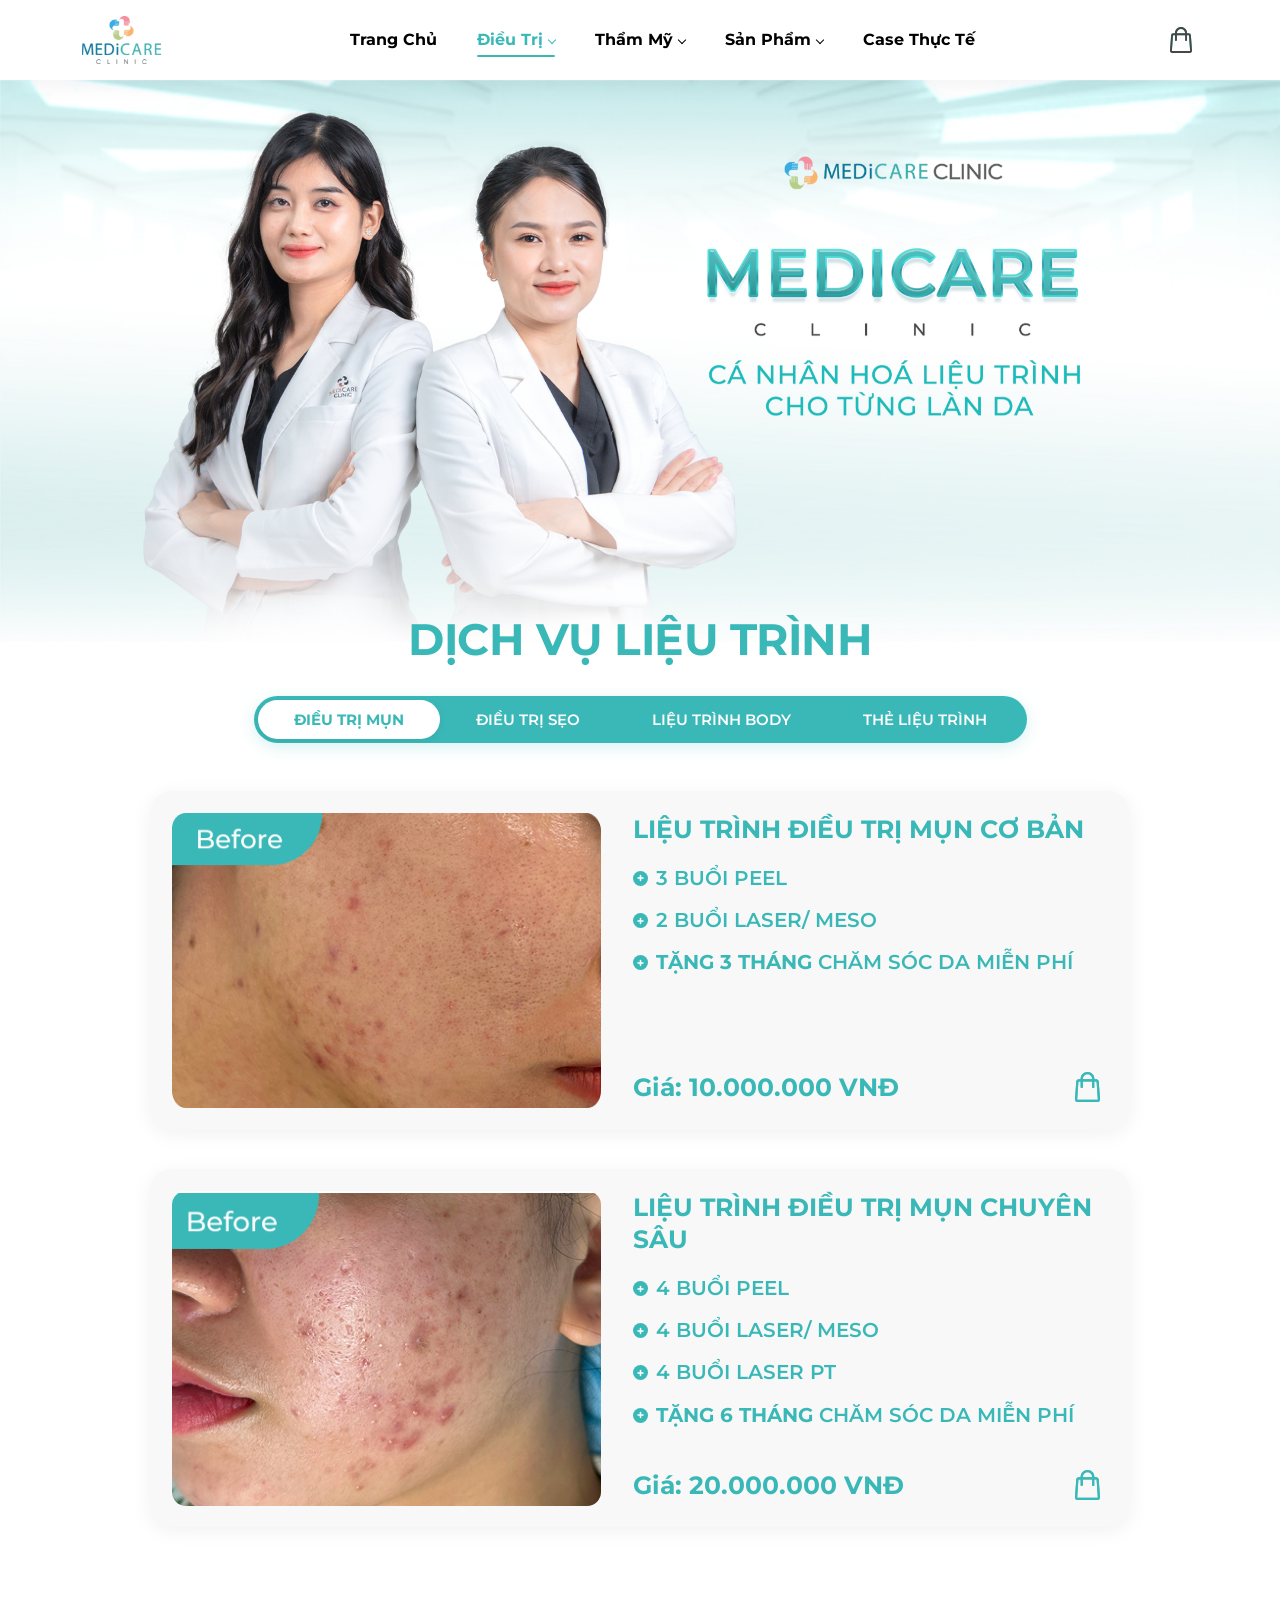
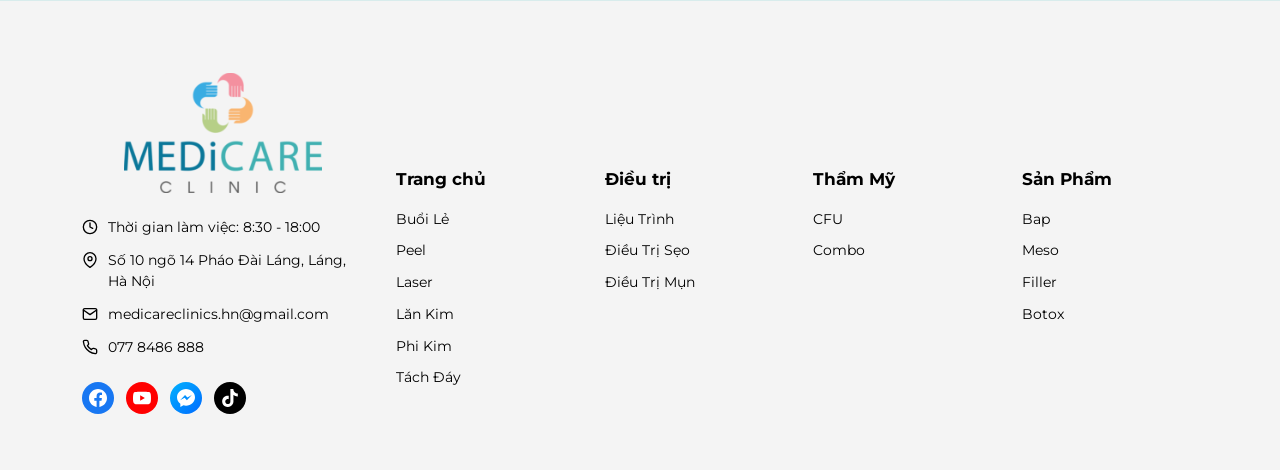
<file: dich-vu-lieu-trinh/index.html>
<!DOCTYPE html>
<html lang="en">

<head>
    <meta charset="UTF-8">
    <meta name="viewport" content="width=device-width, initial-scale=1.0">
    <title>Document</title>
    <link rel="stylesheet" href="../assets/sass/style.min.css?v=4">
    <link rel="stylesheet" href="sass/style.min.css?v=4">
    <link rel="stylesheet" href="../header/sass/style.min.css?v=4">
    <link rel="stylesheet" href="../footer/sass/style.min.css?v=4">
</head>

<body>
    <header class="header">
        <div class="container">
            <div class="header__wrapper">

                <!-- 1. Logo Thương Hiệu -->
                <a href="/medicare/" class="header__logo" aria-label="Medicare Clinic - Trang Chủ">
                    <img src="../header/images/logo-medicare.svg" alt="Medicare Clinic" class="header__logo-img" width="160"
                        height="48">
                </a>

                <!-- 2. Lớp phủ mờ (Backdrop) khi mở menu trên Mobile -->
                <div class="header__backdrop" id="header-backdrop"></div>

                <!-- 3. Navigation Menu -->
                <nav class="header__nav" id="main-nav" aria-label="Menu điều hướng chính">
                    <ul class="header__menu">
                        <li class="header__menu-item">
                            <a href="/medicare/" class="header__menu-link">Trang Chủ</a>
                        </li>
<li class="header__menu-item header__menu-item--has-submenu header__menu-item--active">
                            <a href="../dich-vu-buoi-le/index.html#laser" class="header__menu-link header__menu-link--active">Điều Trị</a>

                            <!-- Nút xổ submenu trên Mobile -->
                            <button class="header__submenu-toggle" type="button" aria-expanded="false"
                                aria-label="Mở/đóng menu con Điều Trị"></button>

                            <!-- Submenu 2 Cột: Buổi Lẻ & Liệu Trình -->
                            <div class="header__submenu">
                                <div class="header__submenu-col">
                                    <a href="../dich-vu-buoi-le/index.html" class="header__submenu-title">Buổi Lẻ</a>
                                    <a href="../dich-vu-buoi-le/index.html#laser" class="header__submenu-link">LASER</a>
                                    <a href="../dich-vu-buoi-le/index.html#peel" class="header__submenu-link">PEEL</a>
                                    <a href="../dich-vu-buoi-le/index.html#meso" class="header__submenu-link">MESO</a>
                                    <a href="../dich-vu-buoi-le/index.html#lan-kim" class="header__submenu-link">LĂN KIM</a>
                                    <a href="../dich-vu-buoi-le/index.html#phi-kim" class="header__submenu-link">PHI KIM</a>
                                    <a href="../dich-vu-buoi-le/index.html#tach-day" class="header__submenu-link">TÁCH ĐÁY</a>
                                </div>
                                <div class="header__submenu-col">
                                    <a href="../dich-vu-lieu-trinh/index.html" class="header__submenu-title">Liệu Trình</a>
                                    <a href="../dich-vu-lieu-trinh/index.html#dieu-tri-mun" class="header__submenu-link">ĐIỀU TRỊ MỤN</a>
                                    <a href="../dich-vu-lieu-trinh/index.html#dieu-tri-seo" class="header__submenu-link">ĐIỀU TRỊ SẸO</a>
                                    <a href="../dich-vu-lieu-trinh/index.html#lieu-trinh-body" class="header__submenu-link">LIỆU TRÌNH BODY</a>
                                    <a href="../dich-vu-lieu-trinh/index.html#the-lieu-trinh" class="header__submenu-link">THẺ LIỆU TRÌNH</a>
                                </div>
                            </div>
                        </li>
                        <li class="header__menu-item header__menu-item--has-submenu">
                            <a href="../cfu-eliffe/index.html" class="header__menu-link">Thẩm Mỹ</a>

                            <!-- Nút xổ submenu trên Mobile -->
                            <button class="header__submenu-toggle" type="button" aria-expanded="false"
                                aria-label="Mở/đóng menu con Thẩm Mỹ"></button>

                            <!-- Submenu: CFU ÈLIFE & Combo -->
                            <div class="header__submenu header__submenu--single">
                                <div class="header__submenu-col">
                                    <a href="../cfu-eliffe/index.html" class="header__submenu-link">CFU ÈLIFE</a>
                                    <a href="../combo/index.html" class="header__submenu-link">COMBO</a>
                                </div>
                            </div>
                        </li>
                        <li class="header__menu-item header__menu-item--has-submenu">
                            <a href="../san-pham/index.html#meso" class="header__menu-link">Sản Phẩm</a>

                            <!-- Nút xổ submenu trên Mobile -->
                            <button class="header__submenu-toggle" type="button" aria-expanded="false"
                                aria-label="Mở/đóng menu con Sản Phẩm"></button>

                            <!-- Submenu: Các Tab trong Trang Sản Phẩm -->
                            <div class="header__submenu header__submenu--single">
                                <div class="header__submenu-col">
                                    <a href="../san-pham/index.html#meso" class="header__submenu-link">MESO</a>
                                    <a href="../san-pham/index.html#bap" class="header__submenu-link">BAP</a>
                                    <a href="../san-pham/index.html#filler" class="header__submenu-link">FILLER</a>
<a href="../san-pham/index.html#botox" class="header__submenu-link">BOTOX</a>
                                    </div>
                                </div>
                            </li>
                            <li class="header__menu-item">
                                <a href="../case-thuc-te/index.html" class="header__menu-link">Case Thực Tế</a>
                            </li>
                        </ul>
                    </nav>

                <!-- 4. Hành động (Giỏ hàng & Nút mở menu mobile) -->
                <div class="header__actions">
                    <!-- Nút Giỏ Hàng -->
                    <a href="../cart/index.html" class="header__action-btn header__action-btn--cart" aria-label="Xem giỏ hàng">
                        <img src="../header/images/icon-cart.svg" class="header__cart-icon" alt="" width="22" height="26">
                        <span class="header__cart-badge" aria-hidden="true"></span>
                    </a>

                    <!-- Nút Toggle Mobile Menu (Hamburger) -->
                    <button class="header__toggle" id="menu-toggle" type="button" aria-label="Mở danh mục menu"
                        aria-expanded="false" aria-controls="main-nav">
                        <span class="header__toggle-bar"></span>
                        <span class="header__toggle-bar"></span>
                        <span class="header__toggle-bar"></span>
                    </button>
                </div>

            </div>
        </div>
    </header>

    <section class="banner" data-aos="fade-up">
        <img src="images/banner.jpg" alt="">
    </section>

    <section class="package-services" id="package-services" aria-label="Dịch Vụ Liệu Trình">
        <div class="container">

            <!-- Tiêu Đề Chính -->
            <h2 class="package-services__title" data-aos="fade-up">DỊCH VỤ LIỆU TRÌNH</h2>

            <!-- Thanh Điều Hướng Tabs -->
            <div class="package-services__tabs-wrapper">
                <div class="package-services__tabs" id="package-services-tabs" role="tablist"></div>
            </div>

            <!-- Khung Chứa Thẻ Liệu Trình (Render Động Qua JS) -->
            <div class="package-services__content" id="package-services-content"></div>

        </div>
    </section>

    <script>
        /* ==========================================================================
   MODULE: DỊCH VỤ LIỆU TRÌNH (TREATMENT PACKAGES DATA & RENDER)
   ========================================================================== */

        const packageServicesData = {
    /* ==========================================================================
       TAB 1: ĐIỀU TRỊ MỤN (2 GÓI LIỆU TRÌNH)
       ========================================================================== */
    "dieu-tri-mun": {
        id: "dieu-tri-mun",
        tabName: "ĐIỀU TRỊ MỤN",
        items: [
            {
                id: "mun-co-ban",
                title: "LIỆU TRÌNH ĐIỀU TRỊ MỤN CƠ BẢN",
                beforeImg: "images/mun-co-ban-before.jpg",
                afterImg: "images/mun-co-ban-after.jpg",
                inclusions: [
                    "3 BUỔI PEEL",
                    "2 BUỔI LASER/ MESO",
                    { prefix: "TẶNG 3 THÁNG", suffix: "CHĂM SÓC DA MIỄN PHÍ", highlight: true }
                ],
                benefits: [
                    "Đào thải bã nhờn, dứt điểm mụn ẩn & mụn viêm nhẹ",
                    "Làm dịu da, mờ thâm mới và hạn chế tổn thương sau mụn",
                    "Giúp bề mặt da thông thoáng, mịn màng và sáng khỏe"
                ],
                price: "10.000.000 VNĐ"
            },
            {
                id: "mun-chuyen-sau",
                title: "LIỆU TRÌNH ĐIỀU TRỊ MỤN CHUYÊN SÂU",
                beforeImg: "images/mun-chuyen-sau-before.jpg",
                afterImg: "images/mun-chuyen-sau-after.jpg",
                inclusions: [
                    "4 BUỔI PEEL",
                    "4 BUỔI LASER/ MESO",
                    "4 BUỔI LASER PT",
                    { prefix: "TẶNG 6 THÁNG", suffix: "CHĂM SÓC DA MIỄN PHÍ", highlight: true }
                ],
                benefits: [
                    "Dứt điểm mụn viêm dai dẳng, mụn tái phát nhiều lần",
                    "Làm dịu kích ứng, mờ thâm và ngăn ngừa hình thành sẹo rỗ",
                    "Phục hồi hàng rào bảo vệ, giúp nền da khỏe mịn toàn diện"
                ],
                price: "20.000.000 VNĐ"
            }
        ]
    },

    /* ==========================================================================
       TAB 2: ĐIỀU TRỊ SẸO (3 GÓI LIỆU TRÌNH)
       ========================================================================== */
    "dieu-tri-seo": {
        id: "dieu-tri-seo",
        tabName: "ĐIỀU TRỊ SẸO",
        items: [
            {
                id: "seo-co-ban",
                title: "LIỆU TRÌNH ĐIỀU TRỊ SẸO CƠ BẢN",
                beforeImg: "images/seo-co-ban-before.jpg",
                afterImg: "images/seo-co-ban-after.jpg",
                inclusions: [
                    "6 BUỔI ĐIỀU TRỊ SẸO 5IN1",
                    { prefix: "TẶNG 6 THÁNG", suffix: "CHĂM SÓC DA MIỄN PHÍ", highlight: true }
                ],
                benefits: [
                    "Làm đầy 50–70% sẹo rỗ nông, se khít lỗ chân lông, cải thiện bề mặt da"
                ],
                price: "29.000.000 VNĐ"
            },
            {
                id: "seo-chuyen-sau",
                title: "LIỆU TRÌNH ĐIỀU TRỊ SẸO CHUYÊN SÂU",
                beforeImg: "images/seo-chuyen-sau-before.jpg",
                afterImg: "images/seo-chuyen-sau-after.jpg",
                inclusions: [
                    "6 BUỔI SẸO 5IN1",
                    "3 BUỔI MESO",
                    "2 BUỔI LASER 2IN1",
                    { prefix: "TẶNG 12 THÁNG", suffix: "CHĂM SÓC DA MIỄN PHÍ", highlight: true }
                ],
                benefits: [
                    "Đầy 70–85% sẹo rỗ lâu năm, phục hồi nền da dày khỏe, thu nhỏ lỗ chân lông rõ rệt"
                ],
                price: "39.000.000 VNĐ"
            },
            {
                id: "seo-da-tang",
                title: "LIỆU TRÌNH ĐIỀU TRỊ SẸO ĐA TẦNG",
                beforeImg: "images/seo-da-tang-before.jpg",
                afterImg: "images/seo-da-tang-after.jpg",
                inclusions: [
                    "6 BUỔI SẸO 5IN1",
                    "6 BUỔI MESO",
                    "6 BUỔI LASER 3IN1",
                    "CHĂM SÓC DA MIỄN PHÍ TRỌN ĐỜI"
                ],
                benefits: [
                    "Đầy 85–95% sẹo rỗ phức tạp, sẹo xơ cứng lâu năm; tái sinh nền da căng bóng, săn chắc toàn diện"
                ],
                price: "80.000.000 VNĐ"
            }
        ]
    },

    /* ==========================================================================
       TAB 3: LIỆU TRÌNH BODY (3 GÓI LIỆU TRÌNH)
       ========================================================================== */
    "lieu-trinh-body": {
        id: "lieu-trinh-body",
        tabName: "LIỆU TRÌNH BODY",
        items: [
            {
                id: "body-vung-nho",
                title: "VÙNG NHỎ <br> (NÁCH / 1 TAY / 1 CHÂN)",
                beforeImg: "images/body-vung-nho-before.jpg",
                afterImg: "images/body-vung-nho-after.jpg",
                inclusions: [
                    "3 BUỔI LASER TONING",
                    "3 BUỔI CHEMICAL PEEL"
                ],
                benefits: [
                    "Mờ thâm sạm rõ rệt, se khít lỗ chân lông, giảm tình trạng sần da gà do cạo/nhổ"
                ],
                price: "10.000.000 VNĐ"
            },
            {
                id: "body-vung-trung-binh",
                title: "VÙNG TRUNG BÌNH (NGỰC/MÔNG)",
                beforeImg: "images/body-vung-tb-before.jpg",
                afterImg: "images/body-vung-tb-after.jpg",
                inclusions: [
                    "3 BUỔI LASER TONING/ FRACTIONAL",
                    "3 BUỔI CHEMICAL PEEL"
                ],
                benefits: [
                    "Trị dứt điểm mụn lưng, mờ thâm mụn body, cải thiện viêm nang lông, trả lại làn da mịn màng, sáng khỏe"
                ],
                price: "15.000.000 VNĐ"
            },
            {
                id: "body-vung-lon",
                title: "VÙNG LỚN <br> (LƯNG / 2 TAY / 2 CHÂN)",
                beforeImg: "images/body-vung-lon-before.jpg",
                afterImg: "images/body-vung-lon-after.jpg",
                inclusions: [
                    "3 BUỔI LASER TONING/ FRACTIONAL",
                    "3 BUỔI CHEMICAL PEEL"
                ],
                benefits: [
                    "Trị dứt điểm mụn lưng, mờ thâm mụn body, cải thiện viêm nang lông, trả lại làn da mịn màng, sáng khỏe"
                ],
                price: "22.000.000 VNĐ"
            }
        ]
    },

    /* ==========================================================================
       TAB 4: THẺ LIỆU TRÌNH (3 GÓI THẺ VIP)
       ========================================================================== */
    "the-lieu-trinh": {
        id: "the-lieu-trinh",
        tabName: "THẺ LIỆU TRÌNH",
        items: [
            {
                id: "the-vip-1",
                title: "Thẻ VIP 1",
                image: "images/the-vip-1.jpg",
                inclusions: [
                    "Thẻ liệu trình",
                    "Tặng 2 buổi 2IN1",
                    "6 tháng chăm sóc da toàn diện"
                ],
                benefits: [],
                price: "20.000.000 VNĐ"
            },
            {
                id: "the-vip-2",
                title: "Thẻ VIP 2",
                image: "images/the-vip-2.jpg",
                inclusions: [
                    "Thẻ liệu trình",
                    "Tặng 4 buổi 2IN1",
                    "1 năm chăm sóc da toàn diện"
                ],
                benefits: [],
                price: "30.000.000 VNĐ"
            },
            {
                id: "the-vip-3",
                title: "Thẻ VIP 3",
                image: "images/the-vip-3.jpg",
                inclusions: [
                    "Thẻ liệu trình",
                    "Tặng 5 buổi Multi Layer",
                    "Tặng 5 buổi Mesotherapy",
                    "Trọn đời chăm sóc da toàn diện"
                ],
                benefits: [],
                price: "50.000.000 VNĐ"
            }
        ]
    }
};

        // 2. Hàm Render Ảnh: card Thẻ Liệu Trình chỉ có 1 ảnh, các gói khác có Before/After
        const renderMedia = (item) => {
            if (item.image) {
                return `
        <div class="package-services__media">
          <div class="package-services__media-item package-services__media-item--active">
            <img src="${item.image}" alt="${item.title}" class="package-services__media-img" loading="lazy">
          </div>
        </div>`;
            }
            return `
        <div class="package-services__media">
          <div class="package-services__media-item package-services__media-item--active">
            <img src="${item.beforeImg}" alt="Tình trạng trước điều trị" class="package-services__media-img" loading="lazy">
          </div>
          <div class="package-services__media-item">
            <img src="${item.afterImg}" alt="Kết quả sau liệu trình" class="package-services__media-img" loading="lazy">
          </div>
        </div>`;
        };

        // 3. Hàm Render & Xử Lý Tab
        function initPackageServices() {
            const tabsContainer = document.getElementById("package-services-tabs");
            const contentContainer = document.getElementById("package-services-content");

            if (!tabsContainer || !contentContainer) return;

            const tabKeys = Object.keys(packageServicesData);
            const hashTab = window.location.hash.slice(1);
            let activeTabKey = packageServicesData[hashTab] ? hashTab : "dieu-tri-mun"; // Mặc định mở Tab Điều Trị Mụn

            const renderContent = (tabKey) => {
                const currentData = packageServicesData[tabKey];
                if (!currentData || !currentData.items.length) return;

                contentContainer.innerHTML = currentData.items
                    .map(
                        (item) => `
        <article class="package-services__card" data-aos="fade-up">
          
          <!-- Cột Trái: Ảnh Before & After (hoặc ảnh đơn cho Thẻ Liệu Trình) -->
          ${renderMedia(item)}

          <!-- Cột Phải: Nội Dung Chi Tiết Gói -->
          <div class="package-services__body">
            <h3 class="package-services__card-title">${item.title}</h3>

            <!-- Điểm nổi bật gói -->
            <div class="package-services__inclusions">
              ${item.inclusions
                                .map(
                                    (inc) => `
                <div class="package-services__inclusion-item">
                  <span class="package-services__inclusion-icon" aria-hidden="true">
                    <svg xmlns="http://www.w3.org/2000/svg" width="18" height="18" viewBox="0 0 24 24" fill="none" stroke="currentColor" stroke-width="2.5" stroke-linecap="round" stroke-linejoin="round">
                      <line x1="12" y1="8" x2="12" y2="16"></line>
                      <line x1="8" y1="12" x2="16" y2="12"></line>
                    </svg>
                  </span>
                  <span>
                    ${typeof inc === "object"
                                            ? `<strong class="package-services__inclusion-highlight">${inc.prefix}</strong> ${inc.suffix}`
                                            : inc}
                  </span>
                </div>
              `
                                )
                                .join("")}
            </div>

            <!-- Footer: Giá & Icon Giỏ Hàng -->
            <div class="package-services__footer">
              <span class="package-services__price">Giá: ${item.price}</span>
              <button class="package-services__cart-btn" type="button" aria-label="Thêm ${item.title} vào giỏ hàng" data-cart-id="${item.id}" data-cart-name="${item.title}" data-cart-price="${item.price}">
                <img src="images/cart-btn.svg" alt="Giỏ hàng" class="package-services__cart-icon">
              </button>
            </div>

          </div>

        </article>
      `
                    )
                    .join("");
            };

            // Render Danh Sách Nút Tabs
            tabsContainer.innerHTML = tabKeys
                .map(
                    (key) => `
      <button 
        type="button" 
        class="package-services__tab-btn ${key === activeTabKey ? "package-services__tab-btn--active" : ""}" 
        data-tab="${key}"
        role="tab"
        aria-selected="${key === activeTabKey}"
      >
        ${packageServicesData[key].tabName}
      </button>
    `
                )
                .join("");

// Slider ảnh Before/After: crossfade mỗi 4 giây chuyển ảnh một lần
            let mediaFadeTimer = null;

            const initMediaFade = () => {
                if (mediaFadeTimer || window.matchMedia("(prefers-reduced-motion: reduce)").matches) return;

                const tick = () => {
                    document.querySelectorAll(".package-services__media").forEach((media) => {
                        const items = media.querySelectorAll(".package-services__media-item");
                        if (items.length < 2) return;
                        const current = media.querySelector(".package-services__media-item--active");
                        const idx = current ? Array.from(items).indexOf(current) : 0;
                        items.forEach((it, i) => it.classList.toggle("package-services__media-item--active", i === (idx + 1) % items.length));
                    });
                };

                mediaFadeTimer = setInterval(tick, 4000);
            };

            document.addEventListener("visibilitychange", () => {
                if (document.hidden && mediaFadeTimer) {
                    clearInterval(mediaFadeTimer);
                    mediaFadeTimer = null;
                } else if (!document.hidden && !mediaFadeTimer && !window.matchMedia("(prefers-reduced-motion: reduce)").matches) {
                    initMediaFade();
                }
            });

// Kích hoạt Tab: cập nhật nút + render nội dung
            const activateTab = (key) => {
                activeTabKey = key;
                tabsContainer.querySelectorAll(".package-services__tab-btn").forEach((b) => {
                    const isActive = b.getAttribute("data-tab") === activeTabKey;
                    b.classList.toggle("package-services__tab-btn--active", isActive);
                    b.setAttribute("aria-selected", String(isActive));
                });
                renderContent(activeTabKey);
                initMediaFade();
                if (window.scrollReveal) window.scrollReveal.refresh();
            };

            // Bắt Sự Kiện Chuyển Tab
            tabsContainer.querySelectorAll(".package-services__tab-btn").forEach((btn) => {
                btn.addEventListener("click", () => {
                    const selected = btn.getAttribute("data-tab");
                    if (selected === activeTabKey) return;
                    activateTab(selected);
                });
            });

            // Render Lần Đầu
            renderContent(activeTabKey);
            initMediaFade();
            if (window.scrollReveal) window.scrollReveal.refresh();

            // Nếu người dùng vào bằng hash của một tab, cuộn tới vùng danh sách dịch vụ
            if (hashTab && packageServicesData[hashTab]) {
                document.getElementById("package-services").scrollIntoView({ behavior: "smooth", block: "start" });
            }

            // Chuyển Tab khi click menu bằng hash (vd ../dich-vu-lieu-trinh/index.html#dieu-tri-seo) khi đang ở trang
            window.addEventListener("hashchange", () => {
                const key = window.location.hash.slice(1);
                if (!packageServicesData[key]) return;
                if (key !== activeTabKey) activateTab(key);
                document.getElementById("package-services").scrollIntoView({ behavior: "smooth", block: "start" });
            });
        }

        document.addEventListener("DOMContentLoaded", () => {
            initPackageServices(); // <-- Kích hoạt màn hình Dịch Vụ Liệu Trình
        });
    </script>
    <script src="../assets/js/scroll-reveal.js"></script>
    <script src="../assets/js/cart.js"></script>
    <script src="../header/js/script.js"></script>

<footer class="footer" id="footer" aria-label="Chân trang Medicare Clinic">
        <div class="container">
            <div class="footer__grid">

                <!-- ================= CỘT 1: THÔNG TIN THƯƠNG HIỆU & LIÊN HỆ ================= -->
                <div class="footer__brand">
                    <!-- Logo -->
                    <a href="/medicare/" class="footer__logo" aria-label="Medicare Clinic - Trang Chủ">
                        <img src="../footer/images/logo-medicare.svg" alt="Medicare Clinic" class="footer__logo-img" width="160"
                            height="60">
                    </a>

                    <!-- Danh sách thông tin liên hệ -->
                    <ul class="footer__contacts">
                        <li class="footer__contact-item">
                            <span class="footer__contact-icon" aria-hidden="true">
                                <svg xmlns="http://www.w3.org/2000/svg" width="16" height="16" viewBox="0 0 24 24"
                                    fill="none" stroke="currentColor" stroke-width="2" stroke-linecap="round"
                                    stroke-linejoin="round">
                                    <circle cx="12" cy="12" r="10"></circle>
                                    <polyline points="12 6 12 12 16 14"></polyline>
                                </svg>
                            </span>
                            <span class="footer__contact-text">Thời gian làm việc: 8:30 - 18:00</span>
                        </li>

                        <li class="footer__contact-item">
                            <span class="footer__contact-icon" aria-hidden="true">
                                <svg xmlns="http://www.w3.org/2000/svg" width="16" height="16" viewBox="0 0 24 24"
                                    fill="none" stroke="currentColor" stroke-width="2" stroke-linecap="round"
                                    stroke-linejoin="round">
                                    <path d="M21 10c0 7-9 13-9 13s-9-6-9-13a9 9 0 0 1 18 0z"></path>
                                    <circle cx="12" cy="10" r="3"></circle>
                                </svg>
                            </span>
                            <span class="footer__contact-text">Số 10 ngõ 14 Pháo Đài Láng, Láng, Hà
                                Nội</span>
                        </li>

                        <li class="footer__contact-item">
                            <span class="footer__contact-icon" aria-hidden="true">
                                <svg xmlns="http://www.w3.org/2000/svg" width="16" height="16" viewBox="0 0 24 24"
                                    fill="none" stroke="currentColor" stroke-width="2" stroke-linecap="round"
                                    stroke-linejoin="round">
                                    <path
                                        d="M4 4h16c1.1 0 2 .9 2 2v12c0 1.1-.9 2-2 2H4c-1.1 0-2-.9-2-2V6c0-1.1.9-2 2-2z">
                                    </path>
                                    <polyline points="22,6 12,13 2,6"></polyline>
                                </svg>
                            </span>
                            <a href="mailto:medicareclinics.hn@gmail.com"
                                class="footer__contact-link">medicareclinics.hn@gmail.com</a>
                        </li>

                        <li class="footer__contact-item">
                            <span class="footer__contact-icon" aria-hidden="true">
                                <svg xmlns="http://www.w3.org/2000/svg" width="16" height="16" viewBox="0 0 24 24"
                                    fill="none" stroke="currentColor" stroke-width="2" stroke-linecap="round"
                                    stroke-linejoin="round">
                                    <path
                                        d="M22 16.92v3a2 2 0 0 1-2.18 2 19.79 19.79 0 0 1-8.63-3.07 19.5 19.5 0 0 1-6-6 19.79 19.79 0 0 1-3.07-8.67A2 2 0 0 1 4.11 2h3a2 2 0 0 1 2 1.72 12.84 12.84 0 0 0 .7 2.81 2 2 0 0 1-.45 2.11L8.09 9.91a16 16 0 0 0 6 6l1.27-1.27a2 2 0 0 1 2.11-.45 12.84 12.84 0 0 0 2.81.7A2 2 0 0 1 22 16.92z">
                                    </path>
                                </svg>
                            </span>
                            <a href="tel:0778486888" class="footer__contact-link">077 8486 888</a>
                        </li>
                    </ul>

                    <!-- Mạng xã hội -->
                    <div class="footer__socials">
                        <!-- Facebook -->
                        <a href="#" class="footer__social-btn footer__social-btn--facebook" aria-label="Facebook">
                            <svg xmlns="http://www.w3.org/2000/svg" width="18" height="18" viewBox="0 0 24 24"
                                fill="currentColor">
                                <path
                                    d="M24 12.073c0-6.627-5.373-12-12-12s-12 5.373-12 12c0 5.99 4.388 10.954 10.125 11.854v-8.385H7.078v-3.47h3.047V9.43c0-3.007 1.792-4.669 4.533-4.669 1.312 0 2.686.235 2.686.235v2.953H15.83c-1.491 0-1.956.925-1.956 1.874v2.25h3.328l-.532 3.47h-2.796v8.385C19.612 23.027 24 18.062 24 12.073z" />
                            </svg>
                        </a>
                        <!-- YouTube -->
                        <a href="#" class="footer__social-btn footer__social-btn--youtube" aria-label="YouTube">
                            <svg xmlns="http://www.w3.org/2000/svg" width="18" height="18" viewBox="0 0 24 24"
                                fill="currentColor">
                                <path
                                    d="M23.498 6.186a3.016 3.016 0 0 0-2.122-2.136C19.505 3.545 12 3.545 12 3.545s-7.505 0-9.377.505A3.017 3.017 0 0 0 .502 6.186C0 8.07 0 12 0 12s0 3.93.502 5.814a3.016 3.016 0 0 0 2.122 2.136c1.871.505 9.376.505 9.376.505s7.505 0 9.377-.505a3.015 3.015 0 0 0 2.122-2.136C24 15.93 24 12 24 12s0-3.93-.502-5.814zM9.545 15.568V8.432L15.818 12l-6.273 3.568z" />
                            </svg>
                        </a>
                        <!-- Messenger -->
                        <a href="#" class="footer__social-btn footer__social-btn--messenger" aria-label="Messenger">
                            <svg xmlns="http://www.w3.org/2000/svg" width="18" height="18" viewBox="0 0 24 24"
                                fill="currentColor">
                                <path
                                    d="M12 0C5.373 0 0 4.974 0 11.111c0 3.498 1.744 6.614 4.469 8.654V24l4.088-2.242c1.09.302 2.247.464 3.443.464 6.627 0 12-4.975 12-11.111S18.627 0 12 0zm1.191 14.963l-3.055-3.26-5.963 3.26 6.559-6.963 3.13 3.259 5.889-3.259-6.56 6.963z" />
                            </svg>
                        </a>
                        <!-- TikTok -->
                        <a href="#" class="footer__social-btn footer__social-btn--tiktok" aria-label="TikTok">
                            <svg xmlns="http://www.w3.org/2000/svg" width="18" height="18" viewBox="0 0 24 24"
                                fill="currentColor">
                                <path
                                    d="M12.525.02c1.31-.02 2.61-.01 3.91-.02.08 1.53.63 3.09 1.75 4.17 1.12 1.11 2.7 1.62 4.24 1.79v4.03c-1.44-.05-2.89-.35-4.2-.97-.57-.26-1.1-.59-1.62-.93-.01 2.92.01 5.84-.02 8.75-.08 1.4-.54 2.79-1.35 3.94-1.31 1.92-3.58 3.17-5.91 3.21-1.43.08-2.86-.31-4.08-1.03-2.02-1.19-3.44-3.37-3.65-5.71-.02-.5-.03-1-.01-1.49.18-1.9 1.12-3.72 2.58-4.96 1.66-1.44 3.98-2.13 6.15-1.72.02 1.48-.04 2.96-.04 4.44-.99-.32-2.15-.23-3.02.37-.63.41-1.11 1.04-1.36 1.75-.21.51-.24 1.07-.14 1.61.24 1.64 1.82 3.02 3.5 2.87 1.12-.01 2.19-.66 2.77-1.61.19-.33.4-.67.41-1.06.1-1.79.06-3.57.07-5.36.01-4.03-.01-8.05.02-12.07z" />
                            </svg>
                        </a>
                    </div>
                </div>

                <!-- ================= CỘT 2: TRANG CHỦ ================= -->
                <div class="footer__col">
                    <h4 class="footer__title">Trang chủ</h4>
                    <ul class="footer__nav-list">
                        <li class="footer__nav-item"><a href="#buoi-le" class="footer__nav-link">Buổi Lẻ</a></li>
                        <li class="footer__nav-item"><a href="#peel" class="footer__nav-link">Peel</a></li>
                        <li class="footer__nav-item"><a href="#laser" class="footer__nav-link">Laser</a></li>
                        <li class="footer__nav-item"><a href="#lan-kim" class="footer__nav-link">Lăn Kim</a></li>
                        <li class="footer__nav-item"><a href="#phi-kim" class="footer__nav-link">Phi Kim</a></li>
                        <li class="footer__nav-item"><a href="#tach-day" class="footer__nav-link">Tách Đáy</a></li>
                    </ul>
                </div>

                <!-- ================= CỘT 3: ĐIỀU TRỊ ================= -->
                <div class="footer__col">
                    <h4 class="footer__title">Điều trị</h4>
                    <ul class="footer__nav-list">
                        <li class="footer__nav-item"><a href="#lieu-trinh" class="footer__nav-link">Liệu Trình</a></li>
                        <li class="footer__nav-item"><a href="#dieu-tri-seo" class="footer__nav-link">Điều Trị Sẹo</a>
                        </li>
                        <li class="footer__nav-item"><a href="#dieu-tri-mun" class="footer__nav-link">Điều Trị Mụn</a>
                        </li>
                    </ul>
                </div>

                <!-- ================= CỘT 4: THẨM MỸ ================= -->
                <div class="footer__col">
                    <h4 class="footer__title">Thẩm Mỹ</h4>
                    <ul class="footer__nav-list">
                        <li class="footer__nav-item"><a href="#cfu" class="footer__nav-link">CFU</a></li>
                        <li class="footer__nav-item"><a href="#combo" class="footer__nav-link">Combo</a></li>
                    </ul>
                </div>

                <!-- ================= CỘT 5: SẢN PHẨM ================= -->
                <div class="footer__col">
                    <h4 class="footer__title">Sản Phẩm</h4>
                    <ul class="footer__nav-list">
                        <li class="footer__nav-item"><a href="#bap" class="footer__nav-link">Bap</a></li>
                        <li class="footer__nav-item"><a href="#meso-product" class="footer__nav-link">Meso</a></li>
                        <li class="footer__nav-item"><a href="#filler" class="footer__nav-link">Filler</a></li>
                        <li class="footer__nav-item"><a href="#botox" class="footer__nav-link">Botox</a></li>
                    </ul>
                </div>

            </div>
        </div>
    </footer>
</body>

</html>
</file>
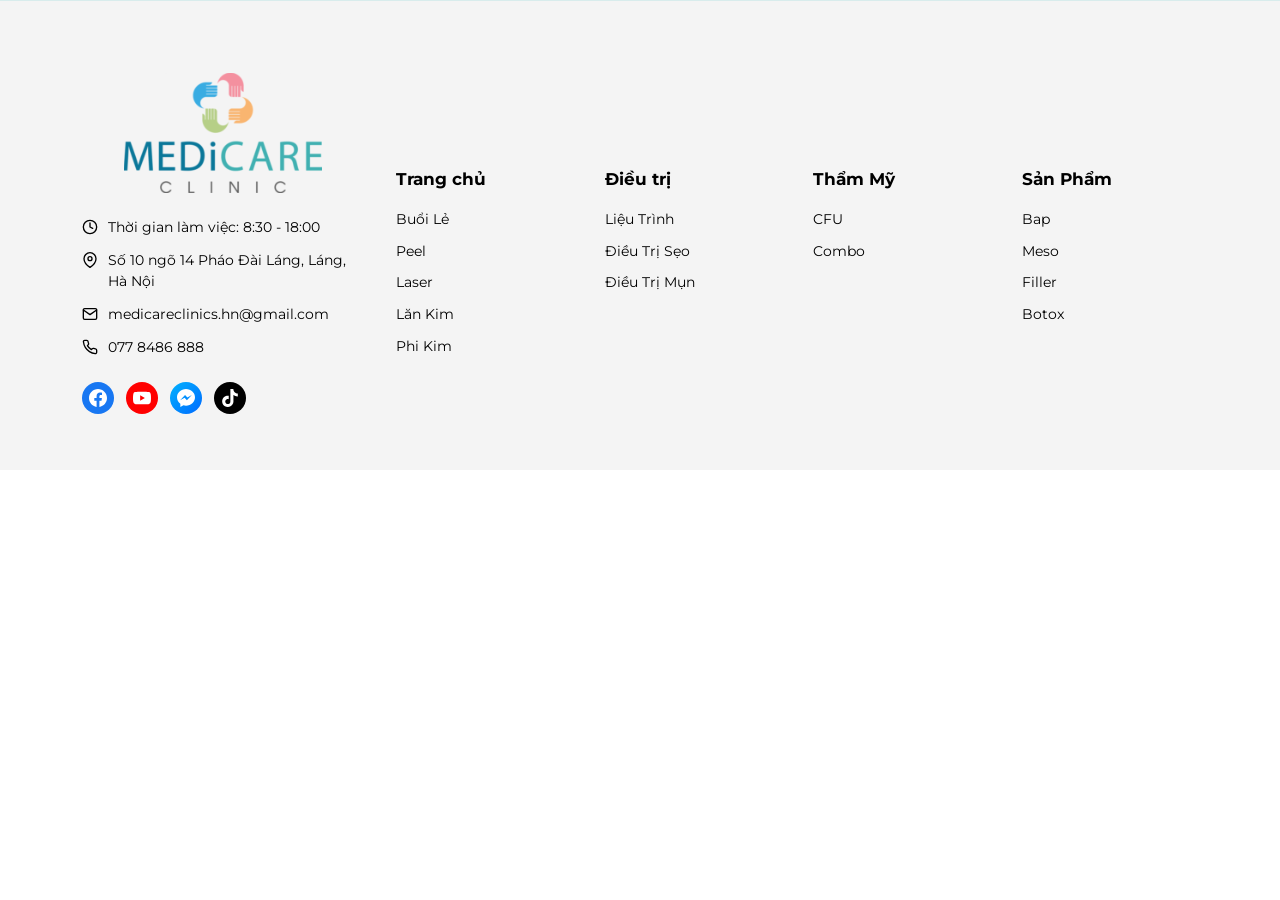
<file: footer/index.html>
<!DOCTYPE html>
<html lang="en">

<head>
    <meta charset="UTF-8">
    <meta name="viewport" content="width=device-width, initial-scale=1.0">
    <title>Document</title>
    <link rel="stylesheet" href="../assets/sass/style.min.css?v=3">
    <link rel="stylesheet" href="sass/style.min.css?v=3">
</head>

<body>
    <footer class="footer" id="footer" aria-label="Chân trang Medicare Clinic">
        <div class="container">
            <div class="footer__grid">

                <!-- ================= CỘT 1: THÔNG TIN THƯƠNG HIỆU & LIÊN HỆ ================= -->
                <div class="footer__brand">
                    <!-- Logo -->
                    <a href="/" class="footer__logo" aria-label="Medicare Clinic - Trang Chủ">
                        <img src="images/logo-medicare.svg" alt="Medicare Clinic" class="footer__logo-img" width="160"
                            height="60">
                    </a>

                    <!-- Danh sách thông tin liên hệ -->
                    <ul class="footer__contacts">
                        <li class="footer__contact-item">
                            <span class="footer__contact-icon" aria-hidden="true">
                                <svg xmlns="http://www.w3.org/2000/svg" width="16" height="16" viewBox="0 0 24 24"
                                    fill="none" stroke="currentColor" stroke-width="2" stroke-linecap="round"
                                    stroke-linejoin="round">
                                    <circle cx="12" cy="12" r="10"></circle>
                                    <polyline points="12 6 12 12 16 14"></polyline>
                                </svg>
                            </span>
                            <span class="footer__contact-text">Thời gian làm việc: 8:30 - 18:00</span>
                        </li>

                        <li class="footer__contact-item">
                            <span class="footer__contact-icon" aria-hidden="true">
                                <svg xmlns="http://www.w3.org/2000/svg" width="16" height="16" viewBox="0 0 24 24"
                                    fill="none" stroke="currentColor" stroke-width="2" stroke-linecap="round"
                                    stroke-linejoin="round">
                                    <path d="M21 10c0 7-9 13-9 13s-9-6-9-13a9 9 0 0 1 18 0z"></path>
                                    <circle cx="12" cy="10" r="3"></circle>
                                </svg>
                            </span>
<span class="footer__contact-text">Số 10 ngõ 14 Pháo Đài Láng, Láng, Hà Nội</span>
                        </li>

                        <li class="footer__contact-item">
                            <span class="footer__contact-icon" aria-hidden="true">
                                <svg xmlns="http://www.w3.org/2000/svg" width="16" height="16" viewBox="0 0 24 24"
                                    fill="none" stroke="currentColor" stroke-width="2" stroke-linecap="round"
                                    stroke-linejoin="round">
                                    <path
                                        d="M4 4h16c1.1 0 2 .9 2 2v12c0 1.1-.9 2-2 2H4c-1.1 0-2-.9-2-2V6c0-1.1.9-2 2-2z">
                                    </path>
                                    <polyline points="22,6 12,13 2,6"></polyline>
                                </svg>
                            </span>
                            <a href="mailto:medicareclinics.hn@gmail.com"
                                class="footer__contact-link">medicareclinics.hn@gmail.com</a>
                        </li>

                        <li class="footer__contact-item">
                            <span class="footer__contact-icon" aria-hidden="true">
                                <svg xmlns="http://www.w3.org/2000/svg" width="16" height="16" viewBox="0 0 24 24"
                                    fill="none" stroke="currentColor" stroke-width="2" stroke-linecap="round"
                                    stroke-linejoin="round">
                                    <path
                                        d="M22 16.92v3a2 2 0 0 1-2.18 2 19.79 19.79 0 0 1-8.63-3.07 19.5 19.5 0 0 1-6-6 19.79 19.79 0 0 1-3.07-8.67A2 2 0 0 1 4.11 2h3a2 2 0 0 1 2 1.72 12.84 12.84 0 0 0 .7 2.81 2 2 0 0 1-.45 2.11L8.09 9.91a16 16 0 0 0 6 6l1.27-1.27a2 2 0 0 1 2.11-.45 12.84 12.84 0 0 0 2.81.7A2 2 0 0 1 22 16.92z">
                                    </path>
                                </svg>
                            </span>
                            <a href="tel:0778486888" class="footer__contact-link">077 8486 888</a>
                        </li>
                    </ul>

                    <!-- Mạng xã hội -->
                    <div class="footer__socials">
                        <!-- Facebook -->
                        <a href="#" class="footer__social-btn footer__social-btn--facebook" aria-label="Facebook">
                            <svg xmlns="http://www.w3.org/2000/svg" width="18" height="18" viewBox="0 0 24 24"
                                fill="currentColor">
                                <path
                                    d="M24 12.073c0-6.627-5.373-12-12-12s-12 5.373-12 12c0 5.99 4.388 10.954 10.125 11.854v-8.385H7.078v-3.47h3.047V9.43c0-3.007 1.792-4.669 4.533-4.669 1.312 0 2.686.235 2.686.235v2.953H15.83c-1.491 0-1.956.925-1.956 1.874v2.25h3.328l-.532 3.47h-2.796v8.385C19.612 23.027 24 18.062 24 12.073z" />
                            </svg>
                        </a>
                        <!-- YouTube -->
                        <a href="#" class="footer__social-btn footer__social-btn--youtube" aria-label="YouTube">
                            <svg xmlns="http://www.w3.org/2000/svg" width="18" height="18" viewBox="0 0 24 24"
                                fill="currentColor">
                                <path
                                    d="M23.498 6.186a3.016 3.016 0 0 0-2.122-2.136C19.505 3.545 12 3.545 12 3.545s-7.505 0-9.377.505A3.017 3.017 0 0 0 .502 6.186C0 8.07 0 12 0 12s0 3.93.502 5.814a3.016 3.016 0 0 0 2.122 2.136c1.871.505 9.376.505 9.376.505s7.505 0 9.377-.505a3.015 3.015 0 0 0 2.122-2.136C24 15.93 24 12 24 12s0-3.93-.502-5.814zM9.545 15.568V8.432L15.818 12l-6.273 3.568z" />
                            </svg>
                        </a>
                        <!-- Messenger -->
                        <a href="#" class="footer__social-btn footer__social-btn--messenger" aria-label="Messenger">
                            <svg xmlns="http://www.w3.org/2000/svg" width="18" height="18" viewBox="0 0 24 24"
                                fill="currentColor">
                                <path
                                    d="M12 0C5.373 0 0 4.974 0 11.111c0 3.498 1.744 6.614 4.469 8.654V24l4.088-2.242c1.09.302 2.247.464 3.443.464 6.627 0 12-4.975 12-11.111S18.627 0 12 0zm1.191 14.963l-3.055-3.26-5.963 3.26 6.559-6.963 3.13 3.259 5.889-3.259-6.56 6.963z" />
                            </svg>
                        </a>
                        <!-- TikTok -->
                        <a href="#" class="footer__social-btn footer__social-btn--tiktok" aria-label="TikTok">
                            <svg xmlns="http://www.w3.org/2000/svg" width="18" height="18" viewBox="0 0 24 24"
                                fill="currentColor">
                                <path
                                    d="M12.525.02c1.31-.02 2.61-.01 3.91-.02.08 1.53.63 3.09 1.75 4.17 1.12 1.11 2.7 1.62 4.24 1.79v4.03c-1.44-.05-2.89-.35-4.2-.97-.57-.26-1.1-.59-1.62-.93-.01 2.92.01 5.84-.02 8.75-.08 1.4-.54 2.79-1.35 3.94-1.31 1.92-3.58 3.17-5.91 3.21-1.43.08-2.86-.31-4.08-1.03-2.02-1.19-3.44-3.37-3.65-5.71-.02-.5-.03-1-.01-1.49.18-1.9 1.12-3.72 2.58-4.96 1.66-1.44 3.98-2.13 6.15-1.72.02 1.48-.04 2.96-.04 4.44-.99-.32-2.15-.23-3.02.37-.63.41-1.11 1.04-1.36 1.75-.21.51-.24 1.07-.14 1.61.24 1.64 1.82 3.02 3.5 2.87 1.12-.01 2.19-.66 2.77-1.61.19-.33.4-.67.41-1.06.1-1.79.06-3.57.07-5.36.01-4.03-.01-8.05.02-12.07z" />
                            </svg>
                        </a>
                    </div>
                </div>

                <!-- ================= CỘT 2: TRANG CHỦ ================= -->
                <div class="footer__col">
                    <h4 class="footer__title">Trang chủ</h4>
                    <ul class="footer__nav-list">
                        <li class="footer__nav-item"><a href="#buoi-le" class="footer__nav-link">Buổi Lẻ</a></li>
                        <li class="footer__nav-item"><a href="#peel" class="footer__nav-link">Peel</a></li>
                        <li class="footer__nav-item"><a href="#laser" class="footer__nav-link">Laser</a></li>
                        <li class="footer__nav-item"><a href="#lan-kim" class="footer__nav-link">Lăn Kim</a></li>
                        <li class="footer__nav-item"><a href="#phi-kim" class="footer__nav-link">Phi Kim</a></li>
                    </ul>
                </div>

                <!-- ================= CỘT 3: ĐIỀU TRỊ ================= -->
                <div class="footer__col">
                    <h4 class="footer__title">Điều trị</h4>
                    <ul class="footer__nav-list">
                        <li class="footer__nav-item"><a href="#lieu-trinh" class="footer__nav-link">Liệu Trình</a></li>
                        <li class="footer__nav-item"><a href="#dieu-tri-seo" class="footer__nav-link">Điều Trị Sẹo</a>
                        </li>
                        <li class="footer__nav-item"><a href="#dieu-tri-mun" class="footer__nav-link">Điều Trị Mụn</a>
                        </li>
                    </ul>
                </div>

                <!-- ================= CỘT 4: THẨM MỸ ================= -->
                <div class="footer__col">
                    <h4 class="footer__title">Thẩm Mỹ</h4>
                    <ul class="footer__nav-list">
                        <li class="footer__nav-item"><a href="#cfu" class="footer__nav-link">CFU</a></li>
                        <li class="footer__nav-item"><a href="#combo" class="footer__nav-link">Combo</a></li>
                    </ul>
                </div>

                <!-- ================= CỘT 5: SẢN PHẨM ================= -->
                <div class="footer__col">
                    <h4 class="footer__title">Sản Phẩm</h4>
                    <ul class="footer__nav-list">
                        <li class="footer__nav-item"><a href="#bap" class="footer__nav-link">Bap</a></li>
                        <li class="footer__nav-item"><a href="#meso-product" class="footer__nav-link">Meso</a></li>
                        <li class="footer__nav-item"><a href="#filler" class="footer__nav-link">Filler</a></li>
                        <li class="footer__nav-item"><a href="#botox" class="footer__nav-link">Botox</a></li>
                    </ul>
                </div>

            </div>
        </div>
    </footer>
</body>

</html>
</file>
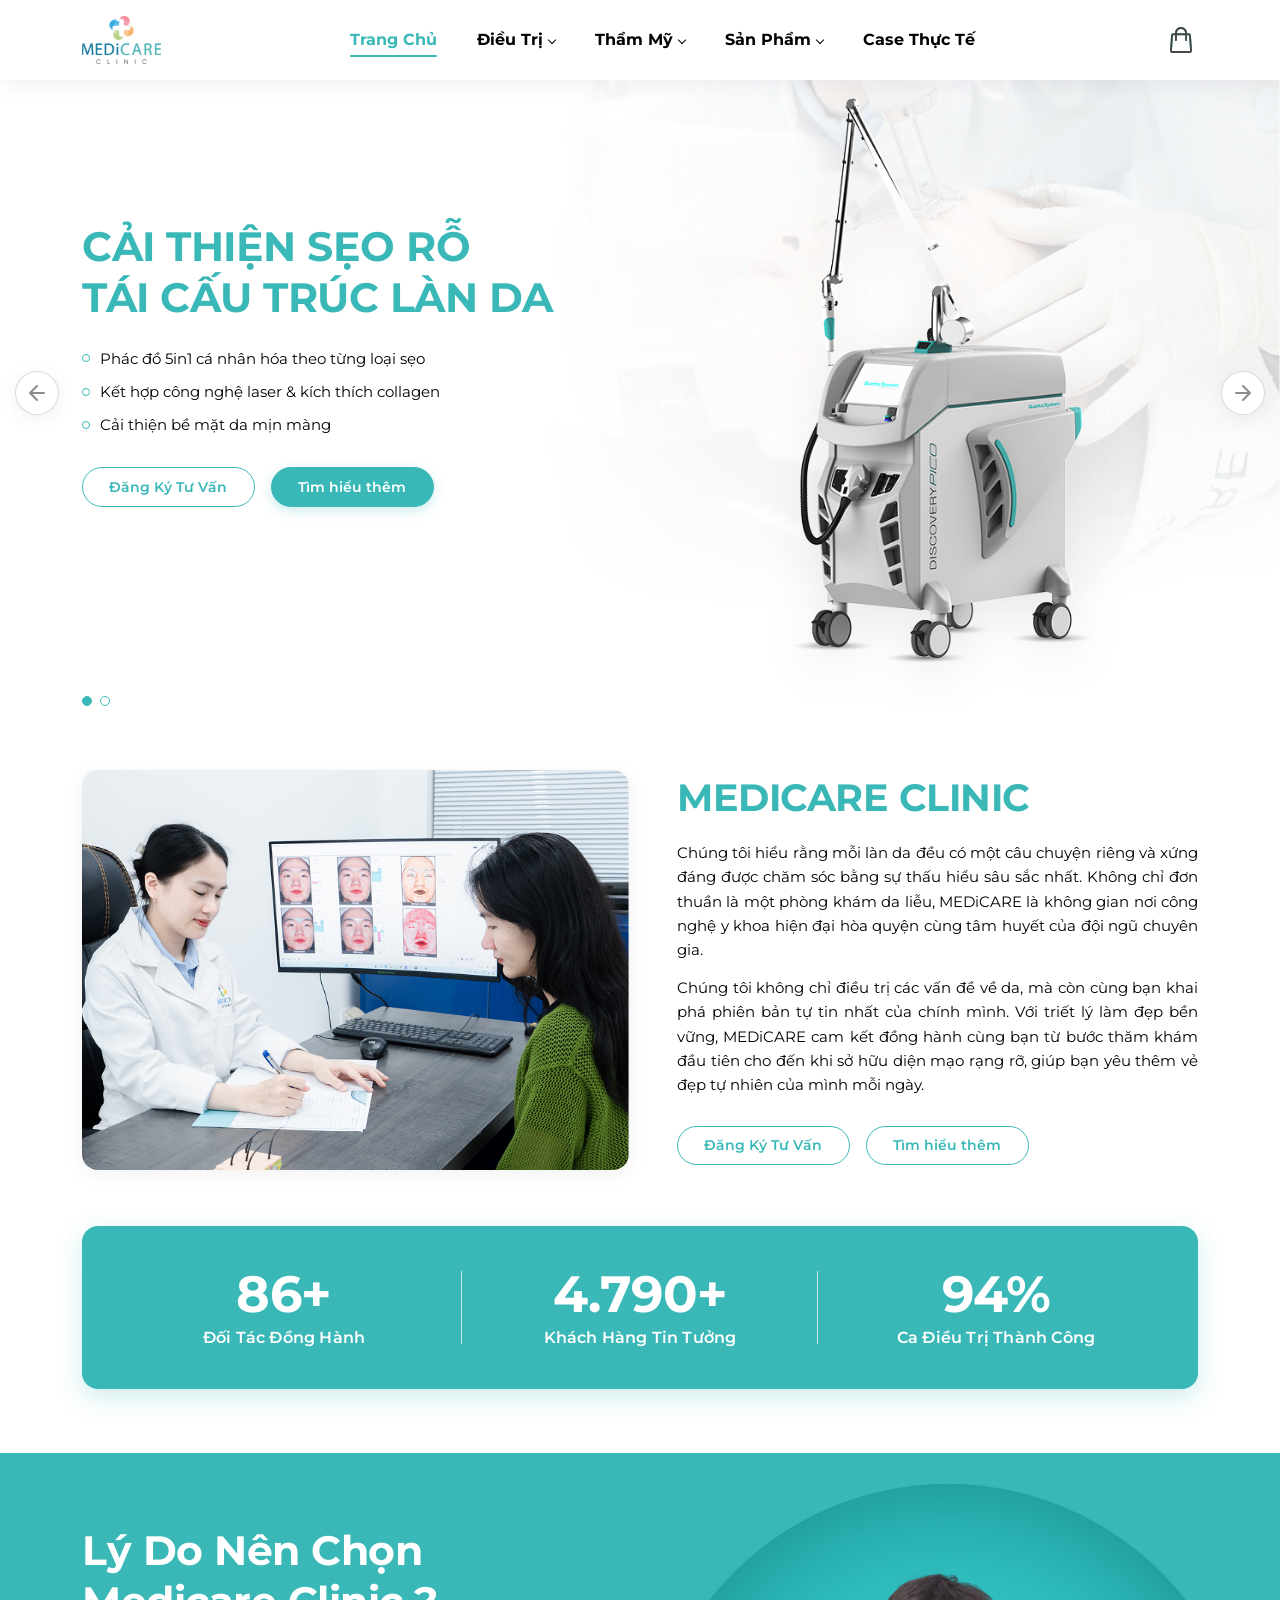
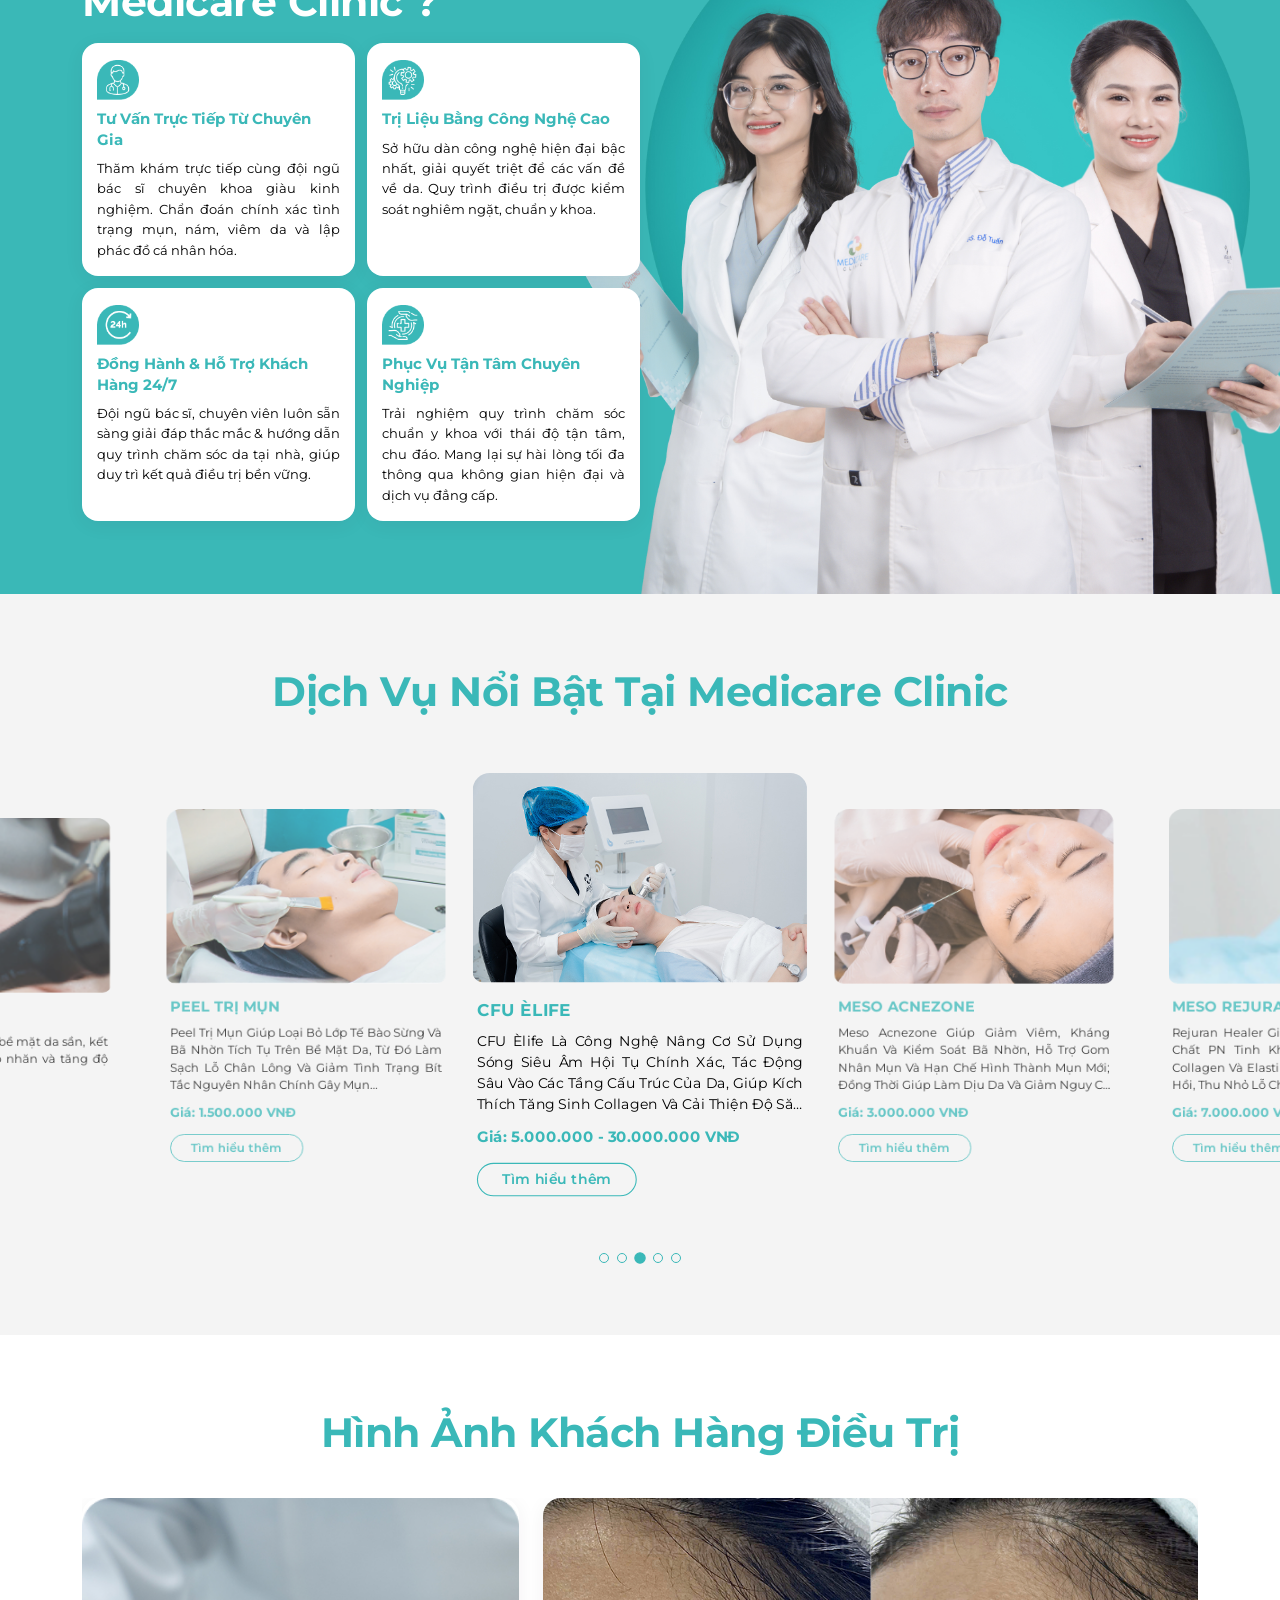
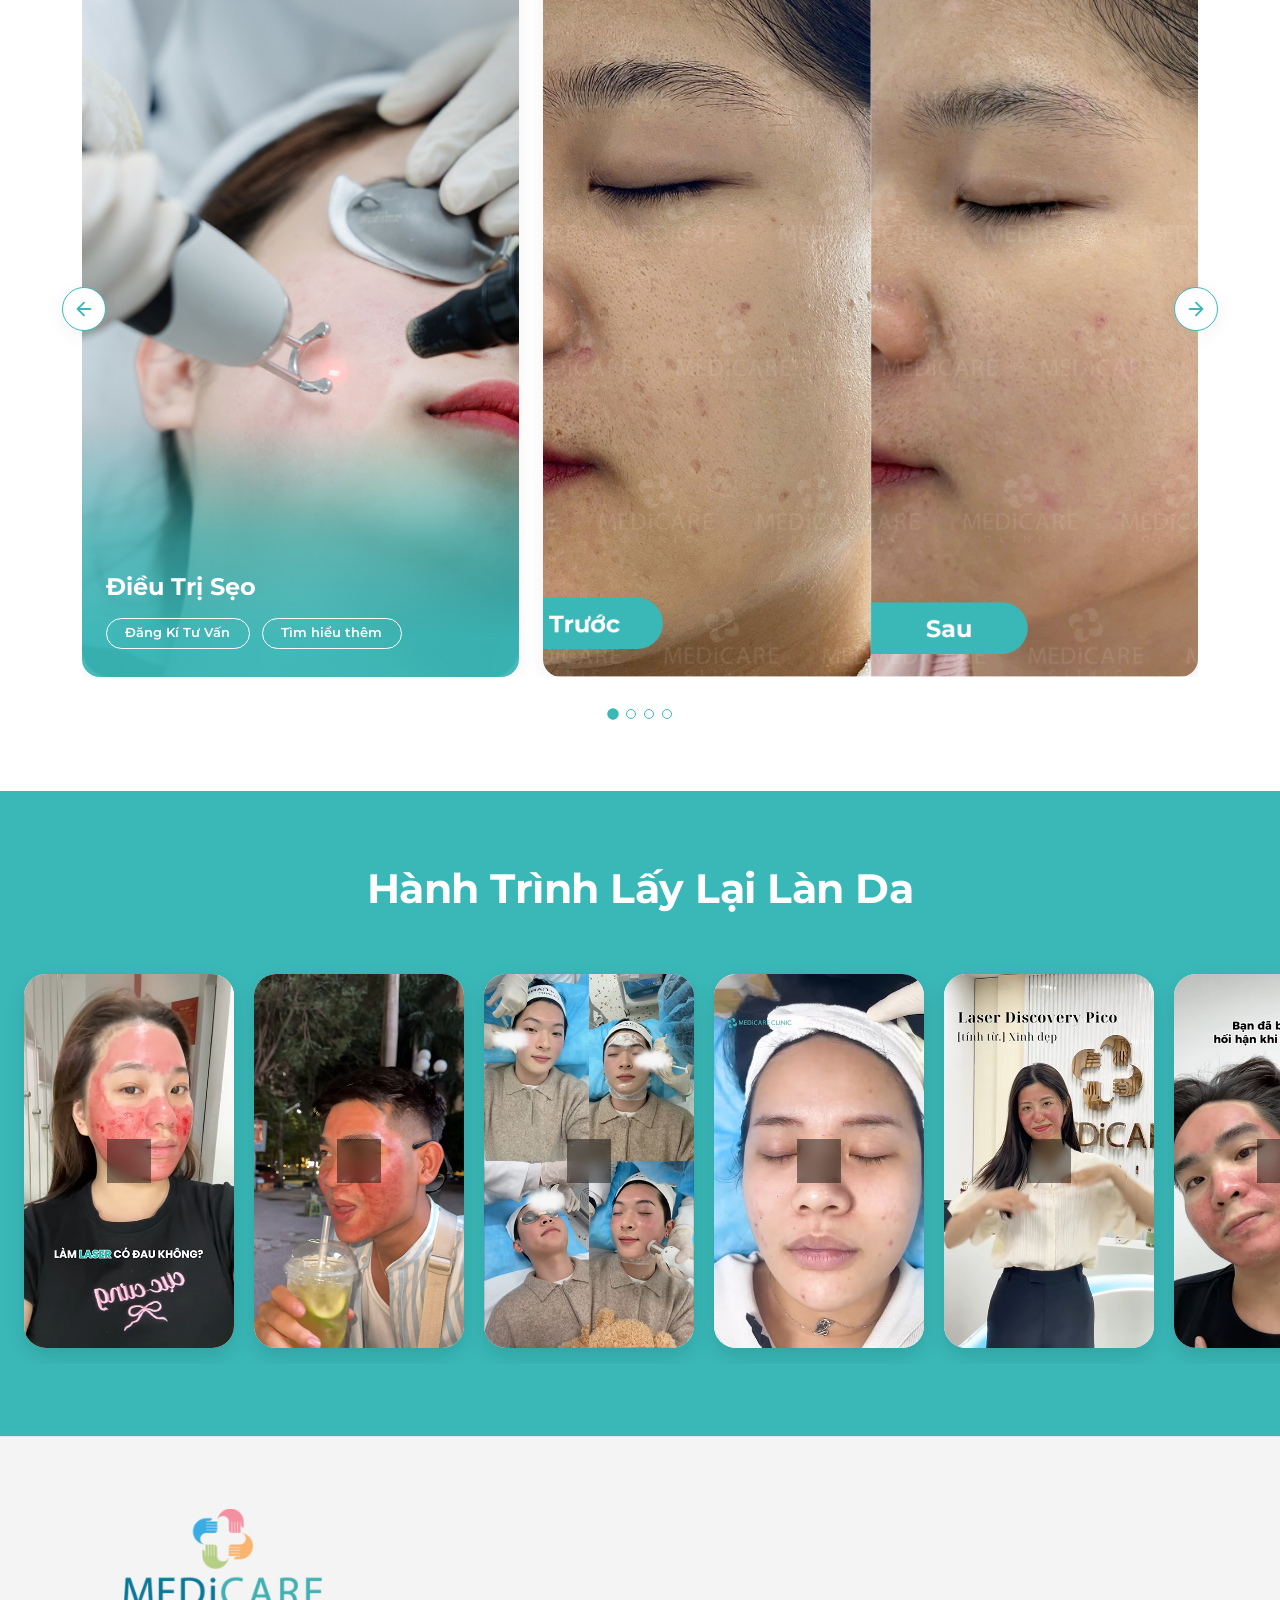
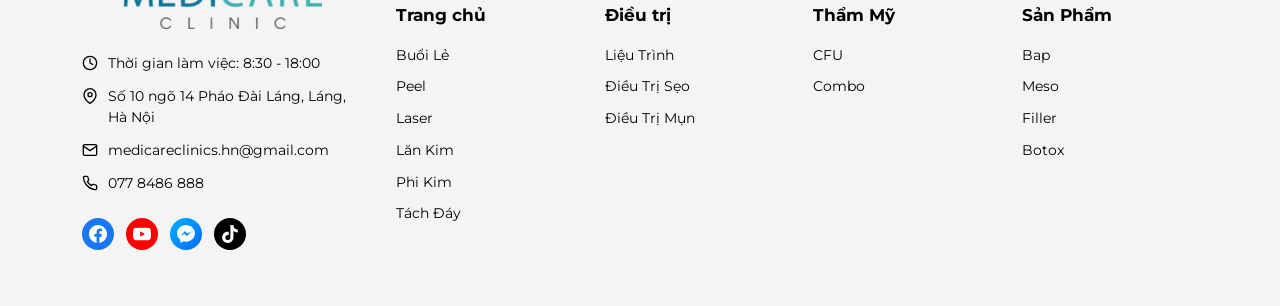
<file: Home/index.html>
<!DOCTYPE html>
<html lang="en">

<head>
    <meta charset="UTF-8">
    <meta name="viewport" content="width=device-width, initial-scale=1.0">
    <title>Document</title>
    <link rel="stylesheet" href="../assets/sass/style.min.css?v=3">
    <link rel="stylesheet" href="sass/style.min.css?v=3">
    <link rel="stylesheet" href="../header/sass/style.min.css?v=3">
    <link rel="stylesheet" href="../footer/sass/style.min.css?v=3">
</head>

<body>
    <header class="header">
        <div class="container">
            <div class="header__wrapper">

                <!-- 1. Logo Thương Hiệu -->
                <a href="/medicare/" class="header__logo" aria-label="Medicare Clinic - Trang Chủ">
                    <img src="../header/images/logo-medicare.svg" alt="Medicare Clinic" class="header__logo-img" width="160"
                        height="48">
                </a>

                <!-- 2. Lớp phủ mờ (Backdrop) khi mở menu trên Mobile -->
                <div class="header__backdrop" id="header-backdrop"></div>

                <!-- 3. Navigation Menu -->
                <nav class="header__nav" id="main-nav" aria-label="Menu điều hướng chính">
                    <ul class="header__menu">
                        <li class="header__menu-item header__menu-item--active">
                            <a href="/medicare/" class="header__menu-link header__menu-link--active">Trang Chủ</a>
                        </li>
                        <li class="header__menu-item header__menu-item--has-submenu">
                            <a href="../dich-vu-buoi-le/index.html#laser" class="header__menu-link">Điều Trị</a>

                            <!-- Nút xổ submenu trên Mobile -->
                            <button class="header__submenu-toggle" type="button" aria-expanded="false"
                                aria-label="Mở/đóng menu con Điều Trị"></button>

                            <!-- Submenu 2 Cột: Buổi Lẻ & Liệu Trình -->
                            <div class="header__submenu">
                                <div class="header__submenu-col">
                                    <a href="../dich-vu-buoi-le/index.html" class="header__submenu-title">Buổi Lẻ</a>
                                    <a href="../dich-vu-buoi-le/index.html#laser" class="header__submenu-link">LASER</a>
                                    <a href="../dich-vu-buoi-le/index.html#peel" class="header__submenu-link">PEEL</a>
                                    <a href="../dich-vu-buoi-le/index.html#meso" class="header__submenu-link">MESO</a>
                                    <a href="../dich-vu-buoi-le/index.html#lan-kim" class="header__submenu-link">LĂN KIM</a>
                                    <a href="../dich-vu-buoi-le/index.html#phi-kim" class="header__submenu-link">PHI KIM</a>
                                    <a href="../dich-vu-buoi-le/index.html#tach-day" class="header__submenu-link">TÁCH ĐÁY</a>
                                </div>
                                <div class="header__submenu-col">
                                    <a href="../dich-vu-lieu-trinh/index.html" class="header__submenu-title">Liệu Trình</a>
                                    <a href="../dich-vu-lieu-trinh/index.html#dieu-tri-mun" class="header__submenu-link">ĐIỀU TRỊ MỤN</a>
                                    <a href="../dich-vu-lieu-trinh/index.html#dieu-tri-seo" class="header__submenu-link">ĐIỀU TRỊ SẸO</a>
                                    <a href="../dich-vu-lieu-trinh/index.html#lieu-trinh-body" class="header__submenu-link">LIỆU TRÌNH BODY</a>
                                    <a href="../dich-vu-lieu-trinh/index.html#the-lieu-trinh" class="header__submenu-link">THẺ LIỆU TRÌNH</a>
                                </div>
                            </div>
                        </li>
                        <li class="header__menu-item header__menu-item--has-submenu">
                            <a href="../cfu-eliffe/index.html" class="header__menu-link">Thẩm Mỹ</a>

                            <!-- Nút xổ submenu trên Mobile -->
                            <button class="header__submenu-toggle" type="button" aria-expanded="false"
                                aria-label="Mở/đóng menu con Thẩm Mỹ"></button>

                            <!-- Submenu: CFU ÈLIFE & Combo -->
                            <div class="header__submenu header__submenu--single">
                                <div class="header__submenu-col">
                                    <a href="../cfu-eliffe/index.html" class="header__submenu-link">CFU ÈLIFE</a>
                                    <a href="../combo/index.html" class="header__submenu-link">COMBO</a>
                                </div>
                            </div>
                        </li>
                        <li class="header__menu-item header__menu-item--has-submenu">
                            <a href="../san-pham/index.html#meso" class="header__menu-link">Sản Phẩm</a>

                            <!-- Nút xổ submenu trên Mobile -->
                            <button class="header__submenu-toggle" type="button" aria-expanded="false"
                                aria-label="Mở/đóng menu con Sản Phẩm"></button>

                            <!-- Submenu: Các Tab trong Trang Sản Phẩm -->
                            <div class="header__submenu header__submenu--single">
                                <div class="header__submenu-col">
                                    <a href="../san-pham/index.html#meso" class="header__submenu-link">MESO</a>
                                    <a href="../san-pham/index.html#bap" class="header__submenu-link">BAP</a>
                                    <a href="../san-pham/index.html#filler" class="header__submenu-link">FILLER</a>
<a href="../san-pham/index.html#botox" class="header__submenu-link">BOTOX</a>
                                    </div>
                                </div>
                            </li>
                            <li class="header__menu-item">
                                <a href="../case-thuc-te/index.html" class="header__menu-link">Case Thực Tế</a>
                            </li>
                        </ul>
                    </nav>

                <!-- 4. Hành động (Giỏ hàng & Nút mở menu mobile) -->
                <div class="header__actions">
                    <!-- Nút Giỏ Hàng -->
                    <a href="../cart/index.html" class="header__action-btn header__action-btn--cart" aria-label="Xem giỏ hàng">
                        <img src="../header/images/icon-cart.svg" class="header__cart-icon" alt="" width="22" height="26">
                        <span class="header__cart-badge" aria-hidden="true"></span>
                    </a>

                    <!-- Nút Toggle Mobile Menu (Hamburger) -->
                    <button class="header__toggle" id="menu-toggle" type="button" aria-label="Mở danh mục menu"
                        aria-expanded="false" aria-controls="main-nav">
                        <span class="header__toggle-bar"></span>
                        <span class="header__toggle-bar"></span>
                        <span class="header__toggle-bar"></span>
                    </button>
                </div>

            </div>
        </div>
    </header>

    <section class="hero-slider" aria-label="Khuyến mãi & Dịch vụ nổi bật">
        <div class="hero-slider__wrapper">

            <!-- Nút điều hướng Trước (Prev) -->
            <button class="hero-slider__nav-btn hero-slider__nav-btn--prev" type="button" aria-label="Slide trước">
                <svg xmlns="http://www.w3.org/2000/svg" width="24" height="24" viewBox="0 0 24 24" fill="none"
                    stroke="currentColor" stroke-width="2" stroke-linecap="round" stroke-linejoin="round">
                    <path d="M19 12H5M12 19l-7-7 7-7" />
                </svg>
            </button>

            <!-- Danh sách Slides -->
            <div class="hero-slider__track">

                <!-- ================= SLIDE 1 (Active): Text Trái - Ảnh Phải ================= -->
                <article class="hero-slider__slide" data-index="0">
                    <div class="hero-slider__media-bg">
                        <img src="images/treatment-bg-1.jpg" alt="Liệu trình trị sẹo" class="hero-slider__bg-img"
                            loading="lazy">
                    </div>
                    <div class="container">
                        <div class="hero-slider__grid">

                            <!-- Nội dung Slide 1 -->
                            <div class="hero-slider__content">
                                <h1 class="hero-slider__title">
                                    CẢI THIỆN SẸO RỖ<br>
                                    TÁI CẤU TRÚC LÀN DA
                                </h1>

                                <ul class="hero-slider__features">
                                    <li class="hero-slider__feature-item">
                                        <span class="hero-slider__feature-bullet"></span>
                                        <span class="hero-slider__feature-text">Phác đồ 5in1 cá nhân hóa theo từng loại
                                            sẹo</span>
                                    </li>
                                    <li class="hero-slider__feature-item">
                                        <span class="hero-slider__feature-bullet"></span>
                                        <span class="hero-slider__feature-text">Kết hợp công nghệ laser & kích thích
                                            collagen</span>
                                    </li>
                                    <li class="hero-slider__feature-item">
                                        <span class="hero-slider__feature-bullet"></span>
                                        <span class="hero-slider__feature-text">Cải thiện bề mặt da mịn màng</span>
                                    </li>
                                </ul>

                                <div class="hero-slider__actions">
                                    <a href="#tu-van" class="hero-slider__btn hero-slider__btn--outline">Đăng Ký Tư
                                        Vấn</a>
                                    <a href="#chi-tiet" class="hero-slider__btn hero-slider__btn--solid">Tìm hiểu
                                        thêm</a>
                                </div>
                            </div>

                            <!-- Hình ảnh Slide 1 -->
                            <div class="hero-slider__media">
                                <div class="hero-slider__media-device">
                                    <img src="images/discovery-pico-machine.png" alt="Máy Discovery Pico Laser"
                                        class="hero-slider__device-img" width="520" height="600">
                                </div>
                            </div>

                        </div>
                    </div>
                </article>

                <!-- ================= SLIDE 2: Ảnh Trái - Text Phải (--reverse) ================= -->
                <article class="hero-slider__slide" data-index="1">
                    <div class="hero-slider__media-bg">
                        <img src="images/treatment-bg-2.jpg" alt="Liệu trình nâng cơ trẻ hóa"
                            class="hero-slider__bg-img" loading="lazy">
                    </div>
                    <div class="container">
                        <div class="hero-slider__grid hero-slider__grid--reverse">

                            <!-- Hình ảnh Slide 2 (Nằm bên trái) -->
                            <div class="hero-slider__media">
                                <div class="hero-slider__media-device">
                                    <img src="images/hifu-liftera-machine.png" alt="Máy Nâng cơ Trẻ hóa đa tầng"
                                        class="hero-slider__device-img" width="520" height="600">
                                </div>
                            </div>

                            <!-- Nội dung Slide 2 (Nằm bên phải) -->
                            <div class="hero-slider__content">
                                <h2 class="hero-slider__title">
                                    NÂNG CƠ ĐA TẦNG<br>
                                    TRẺ HÓA TOÀN DIỆN
                                </h2>

                                <ul class="hero-slider__features">
                                    <li class="hero-slider__feature-item">
                                        <span class="hero-slider__feature-bullet"></span>
                                        <span class="hero-slider__feature-text">Tác động sâu nhiều lớp da, cải thiện độ
                                            chảy xệ</span>
                                    </li>
                                    <li class="hero-slider__feature-item">
                                        <span class="hero-slider__feature-bullet"></span>
                                        <span class="hero-slider__feature-text">Kích thích tăng sinh collagen & elastin
                                            tự nhiên</span>
                                    </li>
                                    <li class="hero-slider__feature-item">
                                        <span class="hero-slider__feature-bullet"></span>
                                        <span class="hero-slider__feature-text">Giúp da săn chắc, mịn màng & trẻ
                                            trung</span>
                                    </li>
                                </ul>

                                <div class="hero-slider__actions">
                                    <a href="#tu-van" class="hero-slider__btn hero-slider__btn--outline">Đăng Ký Tư
                                        Vấn</a>
                                    <a href="#chi-tiet" class="hero-slider__btn hero-slider__btn--solid">Tìm hiểu
                                        thêm</a>
                                </div>
                            </div>

                        </div>
                    </div>
                </article>

            </div>

            <!-- Dấu chấm phân trang nằm trong vùng container -->
            <div class="container">
                <div class="hero-slider__pagination">
                    <button class="hero-slider__dot hero-slider__dot--active" type="button"
                        aria-label="Đi đến slide 1"></button>
                    <button class="hero-slider__dot" type="button" aria-label="Đi đến slide 2"></button>
                </div>
            </div>

            <!-- Nút điều hướng Tiếp (Next) -->
            <button class="hero-slider__nav-btn hero-slider__nav-btn--next" type="button" aria-label="Slide tiếp theo">
                <svg xmlns="http://www.w3.org/2000/svg" width="24" height="24" viewBox="0 0 24 24" fill="none"
                    stroke="currentColor" stroke-width="2" stroke-linecap="round" stroke-linejoin="round">
                    <path d="M5 12h14M12 5l7 7-7 7" />
                </svg>
            </button>

        </div>
    </section>

    <section class="about" aria-label="Giới thiệu về Medicare Clinic">
        <div class="container">

            <!-- Phần 1: Khối Giới Thiệu (2 Cột: Hình Ảnh & Nội Dung) -->
            <div class="about__grid" data-aos="fade-up">

                <!-- Cột Trái: Hình Ảnh Khám & Soi Da -->
                <div class="about__media">
                    <img src="images/about-doctor-consulting.jpg"
                        alt="Bác sĩ Medicare Clinic soi da và tư vấn phác đồ cho khách hàng" class="about__img"
                        loading="lazy" width="600" height="420">
                </div>

                <!-- Cột Phải: Nội Dung Giới Thiệu -->
                <div class="about__content">
                    <h2 class="about__title" data-aos="fade-up">MEDiCARE CLINIC</h2>

                    <div class="about__description">
                        <p class="about__desc">
                            Chúng tôi hiểu rằng mỗi làn da đều có một câu chuyện riêng và xứng đáng được chăm sóc bằng
                            sự thấu hiểu sâu sắc nhất. Không chỉ đơn thuần là một phòng khám da liễu, MEDiCARE là không
                            gian nơi công nghệ y khoa hiện đại hòa quyện cùng tâm huyết của đội ngũ chuyên gia.
                        </p>
                        <p class="about__desc">
                            Chúng tôi không chỉ điều trị các vấn đề về da, mà còn cùng bạn khai phá phiên bản tự tin
                            nhất của chính mình. Với triết lý làm đẹp bền vững, MEDiCARE cam kết đồng hành cùng bạn từ
                            bước thăm khám đầu tiên cho đến khi sở hữu diện mạo rạng rỡ, giúp bạn yêu thêm vẻ đẹp tự
                            nhiên của mình mỗi ngày.
                        </p>
                    </div>

                    <!-- Nhóm Nút Hành Động -->
                    <div class="about__actions">
                        <a href="#tu-van" class="about__btn about__btn--outline">Đăng Ký Tư Vấn</a>
                        <a href="#gioi-thieu" class="about__btn about__btn--outline">Tìm hiểu thêm</a>
                    </div>
                </div>

            </div>

            <!-- Phần 2: Banner Khối Số Liệu Thống Kê (Stats Banner) -->
            <div class="about__stats" data-aos="fade-up">

                <div class="about__stat-item">
                    <span class="about__stat-number">90+</span>
                    <span class="about__stat-label">Đối Tác Đồng Hành</span>
                </div>

                <div class="about__stat-item">
                    <span class="about__stat-number">5.000+</span>
                    <span class="about__stat-label">Khách Hàng Tin Tưởng</span>
                </div>

                <div class="about__stat-item">
                    <span class="about__stat-number">98%</span>
                    <span class="about__stat-label">Ca Điều Trị Thành Công</span>
                </div>

            </div>

        </div>
    </section>

    <section class="why-choose" aria-label="Lý do nên chọn Medicare Clinic">
        <div class="container">
            <div class="why-choose__wrapper">

                <!-- ================= CỘT TRÁI: TIÊU ĐỀ & 4 CARD TÍNH NĂNG ================= -->
                <div class="why-choose__content">
                    <h2 class="why-choose__title" data-aos="fade-up">
                        Lý Do Nên Chọn<br>
                        Medicare Clinic ?
                    </h2>

                    <div class="why-choose__cards">

                        <!-- Card 1: Chuyên gia tư vấn -->
                        <article class="why-choose__card" data-aos="fade-up">
                            <div class="why-choose__card-icon" aria-hidden="true">
                                <img src="images/why-icon1.png" alt="" width="42" height="42" class="why-choose__card-icon-img">
                            </div>
                            <h3 class="why-choose__card-title">Tư Vấn Trực Tiếp Từ Chuyên Gia</h3>
                            <p class="why-choose__card-desc">
                                Thăm khám trực tiếp cùng đội ngũ bác sĩ chuyên khoa giàu kinh nghiệm. Chẩn đoán chính
                                xác tình trạng mụn, nám, viêm da và lập phác đồ cá nhân hóa.
                            </p>
                        </article>

                        <!-- Card 2: Công nghệ cao -->
                        <article class="why-choose__card" data-aos="fade-up">
                            <div class="why-choose__card-icon" aria-hidden="true">
                                <img src="images/why-icon2.png" alt="" width="42" height="42" class="why-choose__card-icon-img">
                            </div>
                            <h3 class="why-choose__card-title">Trị Liệu Bằng Công Nghệ Cao</h3>
                            <p class="why-choose__card-desc">
                                Sở hữu dàn công nghệ hiện đại bậc nhất, giải quyết triệt để các vấn đề về da. Quy trình
                                điều trị được kiểm soát nghiêm ngặt, chuẩn y khoa.
                            </p>
                        </article>

                        <!-- Card 3: Hỗ trợ 24/7 -->
                        <article class="why-choose__card" data-aos="fade-up">
                            <div class="why-choose__card-icon" aria-hidden="true">
                                <img src="images/why-icon3.png" alt="" width="42" height="42" class="why-choose__card-icon-img">
                            </div>
                            <h3 class="why-choose__card-title">Đồng Hành & Hỗ Trợ Khách Hàng 24/7</h3>
                            <p class="why-choose__card-desc">
                                Đội ngũ bác sĩ, chuyên viên luôn sẵn sàng giải đáp thắc mắc & hướng dẫn quy trình chăm
                                sóc da tại nhà, giúp duy trì kết quả điều trị bền vững.
                            </p>
                        </article>

                        <!-- Card 4: Phục vụ tận tâm -->
                        <article class="why-choose__card" data-aos="fade-up">
                            <div class="why-choose__card-icon" aria-hidden="true">
                                <img src="images/why-icon4.png" alt="" width="42" height="42" class="why-choose__card-icon-img">
                            </div>
                            <h3 class="why-choose__card-title">Phục Vụ Tận Tâm Chuyên Nghiệp</h3>
                            <p class="why-choose__card-desc">
                                Trải nghiệm quy trình chăm sóc chuẩn y khoa với thái độ tận tâm, chu đáo. Mang lại sự
                                hài lòng tối đa thông qua không gian hiện đại và dịch vụ đẳng cấp.
                            </p>
                        </article>

                    </div>
                </div>

            </div>
        </div>
    </section>

    <section class="services-slider" aria-label="Dịch Vụ Nổi Bật Tại Medicare Clinic">
        <!-- Tiêu Đề Section -->
        <div class="services-slider__header">
            <h2 class="services-slider__title" data-aos="fade-up">Dịch Vụ Nổi Bật Tại Medicare Clinic</h2>
        </div>

        <!-- Khung Chứa Slider (Viewport) -->
        <div class="services-slider__viewport">
            <div class="services-slider__track" id="services-track">

                <!-- Slide 1 -->
                <article class="services-slider__slide">
                    <div class="services-slider__card">
                        <div class="services-slider__card-media">
                            <img src="images/service-laser-fractional.jpg" alt="Laser Fractional CO2"
                                class="services-slider__card-img" loading="lazy">
                        </div>
                        <div class="services-slider__card-body">
                            <h3 class="services-slider__card-title">LASER FRACTIONAL</h3>
                            <p class="services-slider__card-desc">
                                Cải thiện sẹo rỗ sâu, tái tạo bề mặt da sần, kết cấu da săn chắc, giảm nếp nhăn và
                                tăng độ đàn hồi cho da.
                            </p>
                            <div class="services-slider__card-price">Giá: 3.000.000 VNĐ</div>
                            <a href="#dich-vu" class="services-slider__card-btn">Tìm hiểu thêm</a>
                        </div>
                    </div>
                </article>

                <!-- Slide 2 -->
                <article class="services-slider__slide">
                    <div class="services-slider__card">
                        <div class="services-slider__card-media">
                            <img src="images/service-peel.jpg" alt="Peel Trị Mụn" class="services-slider__card-img"
                                loading="lazy">
                        </div>
                        <div class="services-slider__card-body">
                            <h3 class="services-slider__card-title">PEEL TRỊ MỤN</h3>
                            <p class="services-slider__card-desc">
                                Peel Trị Mụn Giúp Loại Bỏ Lớp Tế Bào Sừng Và Bã Nhờn Tích Tụ Trên Bề Mặt Da, Từ Đó
                                Làm Sạch Lỗ Chân Lông Và Giảm Tình Trạng Bít Tắc Nguyên Nhân Chính Gây Mụn...
                            </p>
                            <div class="services-slider__card-price">Giá: 1.500.000 VNĐ</div>
                            <a href="#dich-vu" class="services-slider__card-btn">Tìm hiểu thêm</a>
                        </div>
                    </div>
                </article>

                <!-- Slide 3 (Active / Phóng to ở giữa) -->
                <article class="services-slider__slide services-slider__slide--active">
                    <div class="services-slider__card">
                        <div class="services-slider__card-media">
                            <img src="images/service-cfu.jpg" alt="CFU ÈLIFE Nâng Cơ" class="services-slider__card-img"
                                loading="lazy">
                        </div>
                        <div class="services-slider__card-body">
                            <h3 class="services-slider__card-title">CFU ÈLIFE</h3>
                            <p class="services-slider__card-desc">
                                CFU Èlife Là Công Nghệ Nâng Cơ Sử Dụng Sóng Siêu Âm Hội Tụ Chính Xác, Tác Động Sâu
                                Vào Các Tầng Cấu Trúc Của Da, Giúp Kích Thích Tăng Sinh Collagen Và Cải Thiện Độ Săn
                                Chắc...
                            </p>
                            <div class="services-slider__card-price">Giá: 5.000.000 - 30.000.000 VNĐ</div>
                            <a href="#dich-vu" class="services-slider__card-btn">Tìm hiểu thêm</a>
                        </div>
                    </div>
                </article>

                <!-- Slide 4 -->
                <article class="services-slider__slide">
                    <div class="services-slider__card">
                        <div class="services-slider__card-media">
                            <img src="images/service-meso-acnezone.jpg" alt="Meso Acnezone"
                                class="services-slider__card-img" loading="lazy">
                        </div>
                        <div class="services-slider__card-body">
                            <h3 class="services-slider__card-title">MESO ACNEZONE</h3>
                            <p class="services-slider__card-desc">
                                Meso Acnezone Giúp Giảm Viêm, Kháng Khuẩn Và Kiểm Soát Bã Nhờn, Hỗ Trợ Gom Nhân Mụn
                                Và Hạn Chế Hình Thành Mụn Mới; Đồng Thời Giúp Làm Dịu Da Và Giảm Nguy Cơ Thâm Sau
                                Mụn...
                            </p>
                            <div class="services-slider__card-price">Giá: 3.000.000 VNĐ</div>
                            <a href="#dich-vu" class="services-slider__card-btn">Tìm hiểu thêm</a>
                        </div>
                    </div>
                </article>

                <!-- Slide 5 -->
                <article class="services-slider__slide">
                    <div class="services-slider__card">
                        <div class="services-slider__card-media">
                            <img src="images/service-meso-rejuran.jpg" alt="Meso Rejuran Healer"
                                class="services-slider__card-img" loading="lazy">
                        </div>
                        <div class="services-slider__card-body">
                            <h3 class="services-slider__card-title">MESO REJURAN</h3>
                            <p class="services-slider__card-desc">
                                Rejuran Healer Giúp Phục Hồi Da Nhờ Hoạt Chất PN Tinh Khiết, Kích Thích Sản Sinh
                                Collagen Và Elastin, Nhờ Đó Da Tăng Độ Đàn Hồi, Thu Nhỏ Lỗ Chân Lông...
                            </p>
                            <div class="services-slider__card-price">Giá: 7.000.000 VNĐ</div>
                            <a href="#dich-vu" class="services-slider__card-btn">Tìm hiểu thêm</a>
                        </div>
                    </div>
                </article>

            </div>
        </div>

        <!-- Dấu Chấm Phân Trang (Dots) -->
        <div class="services-slider__pagination" id="services-pagination"></div>
    </section>

    <section class="results-slider" aria-label="Hình Ảnh Khách Hàng Điều Trị">
        <div class="container">

            <!-- Tiêu Đề Section -->
            <div class="results-slider__header">
                <h2 class="results-slider__title" data-aos="fade-up">Hình Ảnh Khách Hàng Điều Trị</h2>
            </div>

            <!-- Khung Chứa Slider (Viewport & Track) -->
            <div class="results-slider__wrapper">

                <!-- Nút Prev -->
                <button class="results-slider__nav-btn results-slider__nav-btn--prev" type="button"
                    aria-label="Slide trước">
                    <svg xmlns="http://www.w3.org/2000/svg" width="22" height="22" viewBox="0 0 24 24" fill="none"
                        stroke="currentColor" stroke-width="2" stroke-linecap="round" stroke-linejoin="round">
                        <path d="M19 12H5M12 19l-7-7 7-7" />
                    </svg>
                </button>

                <!-- Track Trượt Ngang -->
                <div class="results-slider__viewport">
                <div class="results-slider__track">

                    <!-- ================= SLIDE 1: ĐIỀU TRỊ SẸO ================= -->
                    <article class="results-slider__slide results-slider__slide--active">
                        <div class="results-slider__grid">

                            <!-- Cột Trái: Card Dịch Vụ -->
                            <div class="results-slider__service-card">
                                <img src="images/results-scar-service.jpg" alt="Quy trình điều trị sẹo"
                                    class="results-slider__service-img" loading="lazy">
                                <div class="results-slider__service-overlay">
                                    <h3 class="results-slider__service-title">Điều Trị Sẹo</h3>
                                    <div class="results-slider__service-actions">
                                        <a href="#tu-van" class="results-slider__service-btn">Đăng Kí Tư Vấn</a>
                                        <a href="#chi-tiet" class="results-slider__service-btn">Tìm hiểu thêm</a>
                                    </div>
                                </div>
                            </div>

                            <!-- Cột Phải: 1 Ảnh Gộp So Sánh + 2 Badge Trước & Sau -->
                            <div class="results-slider__compare-card">
                                <div class="results-slider__compare-track">
                                    <img src="images/results-scar-compare.jpg" alt="So sánh trước và sau điều trị sẹo"
                                        class="results-slider__compare-img results-slider__compare-img--active" loading="lazy">
                                    <img src="images/results-scar-compare1.jpg" alt="So sánh trước và sau điều trị sẹo"
                                        class="results-slider__compare-img" loading="lazy">
                                    <img src="images/results-scar-compare2.jpg" alt="So sánh trước và sau điều trị sẹo"
                                        class="results-slider__compare-img" loading="lazy">
                                </div>
                            </div>

                        </div>
                    </article>

                    <!-- ================= SLIDE 2: ĐIỀU TRỊ MỤN ================= -->
                    <article class="results-slider__slide">
                        <div class="results-slider__grid">

                            <div class="results-slider__service-card">
                                <img src="images/results-acne-service.jpg" alt="Quy trình điều trị mụn"
                                    class="results-slider__service-img" loading="lazy">
                                <div class="results-slider__service-overlay">
                                    <h3 class="results-slider__service-title">Điều Trị Mụn</h3>
                                    <div class="results-slider__service-actions">
                                        <a href="#tu-van" class="results-slider__service-btn">Đăng Kí Tư Vấn</a>
                                        <a href="#chi-tiet" class="results-slider__service-btn">Tìm hiểu thêm</a>
                                    </div>
                                </div>
                            </div>

                            <div class="results-slider__compare-card">
                                <div class="results-slider__compare-track">
                                    <img src="images/results-acne-compare.jpg" alt="So sánh trước và sau điều trị mụn"
                                        class="results-slider__compare-img results-slider__compare-img--active" loading="lazy">
                                    <img src="images/results-acne-compare1.jpg" alt="So sánh trước và sau điều trị mụn"
                                        class="results-slider__compare-img" loading="lazy">
                                    <img src="images/results-acne-compare2.jpg" alt="So sánh trước và sau điều trị mụn"
                                        class="results-slider__compare-img" loading="lazy">
                                </div>
                            </div>

                        </div>
                    </article>

                    <!-- ================= SLIDE 3: LIỆU TRÌNH CFU ================= -->
                    <article class="results-slider__slide">
                        <div class="results-slider__grid">

                            <div class="results-slider__service-card">
                                <img src="images/results-cfu-service.jpg" alt="Quy trình nâng cơ CFU"
                                    class="results-slider__service-img" loading="lazy">
                                <div class="results-slider__service-overlay">
                                    <h3 class="results-slider__service-title">Liệu Trình CFU</h3>
                                    <div class="results-slider__service-actions">
                                        <a href="#tu-van" class="results-slider__service-btn">Đăng Kí Tư Vấn</a>
                                        <a href="#chi-tiet" class="results-slider__service-btn">Tìm hiểu thêm</a>
                                    </div>
                                </div>
                            </div>

                            <div class="results-slider__compare-card">
                                <div class="results-slider__compare-track">
                                <img src="images/results-cfu-compare.jpg" alt="So sánh trước và sau nâng cơ CFU"
                                    class="results-slider__compare-img results-slider__compare-img--active" loading="lazy">
                                <img src="images/results-cfu-compare1.jpg" alt="So sánh trước và sau nâng cơ CFU"
                                    class="results-slider__compare-img" loading="lazy">
                                <img src="images/results-cfu-compare2.jpg" alt="So sánh trước và sau nâng cơ CFU"
                                    class="results-slider__compare-img" loading="lazy">
                            </div>
                            </div>

                        </div>
                    </article>

                    <!-- ================= SLIDE 4: MESO ================= -->
                    <article class="results-slider__slide">
                        <div class="results-slider__grid">

                            <div class="results-slider__service-card">
                                <img src="images/results-meso-service.jpg" alt="Quy trình cấy Meso"
                                    class="results-slider__service-img" loading="lazy">
                                <div class="results-slider__service-overlay">
                                    <h3 class="results-slider__service-title">Meso</h3>
                                    <div class="results-slider__service-actions">
                                        <a href="#tu-van" class="results-slider__service-btn">Đăng Kí Tư Vấn</a>
                                        <a href="#chi-tiet" class="results-slider__service-btn">Tìm hiểu thêm</a>
                                    </div>
                                </div>
                            </div>

                            <div class="results-slider__compare-card">
                                <div class="results-slider__compare-track">
                                    <img src="images/results-meso-compare.jpg" alt="So sánh trước và sau cấy Meso"
                                        class="results-slider__compare-img results-slider__compare-img--active" loading="lazy">
                                    <img src="images/results-meso-compare1.jpg" alt="So sánh trước và sau cấy Meso"
                                        class="results-slider__compare-img" loading="lazy">
                                    <img src="images/results-meso-compare2.jpg" alt="So sánh trước và sau cấy Meso"
                                        class="results-slider__compare-img" loading="lazy">
                                </div>
                            </div>

                        </div>
                    </article>

                </div>
                </div>

                <!-- Nút Next -->
                <button class="results-slider__nav-btn results-slider__nav-btn--next" type="button"
                    aria-label="Slide tiếp theo">
                    <svg xmlns="http://www.w3.org/2000/svg" width="22" height="22" viewBox="0 0 24 24" fill="none"
                        stroke="currentColor" stroke-width="2" stroke-linecap="round" stroke-linejoin="round">
                        <path d="M5 12h14M12 5l7 7-7 7" />
                    </svg>
                </button>

                <!-- Pagination Dots -->
                <div class="results-slider__pagination">
                    <button class="results-slider__dot results-slider__dot--active" type="button"
                        aria-label="Slide 1"></button>
                    <button class="results-slider__dot" type="button" aria-label="Slide 2"></button>
                    <button class="results-slider__dot" type="button" aria-label="Slide 3"></button>
                    <button class="results-slider__dot" type="button" aria-label="Slide 4"></button>
                </div>

            </div>

        </div>
    </section>

    <section class="journey" aria-label="Hành Trình Lấy Lại Làn Da">
        <div class="container">

            <!-- Tiêu Đề Section -->
            <div class="journey__header">
                <h2 class="journey__title" data-aos="fade-up">Hành Trình Lấy Lại Làn Da</h2>
            </div>

        </div>

        <!-- Khung Gallery Trượt Ngang (Full Viewport) -->
        <div class="journey__viewport">
            <div class="journey__track" id="journey-track">

                <!-- Item 1 -->
                <article class="journey__card">
                    <img src="images/journey-story-1.jpg" alt="Hành trình điều trị laser của khách hàng"
                        class="journey__card-img" loading="lazy">
                    <div class="journey__card-play" aria-hidden="true">
                        <svg xmlns="http://www.w3.org/2000/svg" width="20" height="20" viewBox="0 0 24 24"
                            fill="currentColor">
                            <path d="M8 5v14l11-7z" />
                        </svg>
                    </div>
                </article>

                <!-- Item 2 -->
                <article class="journey__card">
                    <img src="images/journey-story-2.jpg" alt="Quá trình chăm sóc và phục hồi da"
                        class="journey__card-img" loading="lazy">
                    <div class="journey__card-play" aria-hidden="true">
                        <svg xmlns="http://www.w3.org/2000/svg" width="20" height="20" viewBox="0 0 24 24"
                            fill="currentColor">
                            <path d="M8 5v14l11-7z" />
                        </svg>
                    </div>
                </article>

                <!-- Item 3 -->
                <article class="journey__card">
                    <img src="images/journey-story-3.jpg" alt="Tình trạng da mặt cải thiện rõ rệt"
                        class="journey__card-img" loading="lazy">
                    <div class="journey__card-play" aria-hidden="true">
                        <svg xmlns="http://www.w3.org/2000/svg" width="20" height="20" viewBox="0 0 24 24"
                            fill="currentColor">
                            <path d="M8 5v14l11-7z" />
                        </svg>
                    </div>
                </article>

                <!-- Item 4 -->
                <article class="journey__card">
                    <img src="images/journey-story-4.jpg" alt="Review trải nghiệm Laser Discovery Pico"
                        class="journey__card-img" loading="lazy">
                    <div class="journey__card-play" aria-hidden="true">
                        <svg xmlns="http://www.w3.org/2000/svg" width="20" height="20" viewBox="0 0 24 24"
                            fill="currentColor">
                            <path d="M8 5v14l11-7z" />
                        </svg>
                    </div>
                </article>

                <!-- Item 5 -->
                <article class="journey__card">
                    <img src="images/journey-story-5.jpg" alt="Cảm nhận sau khi bắn laser trị thâm nám"
                        class="journey__card-img" loading="lazy">
                    <div class="journey__card-play" aria-hidden="true">
                        <svg xmlns="http://www.w3.org/2000/svg" width="20" height="20" viewBox="0 0 24 24"
                            fill="currentColor">
                            <path d="M8 5v14l11-7z" />
                        </svg>
                    </div>
                </article>

                <!-- Item 6 -->
                <article class="journey__card">
                    <img src="images/journey-story-6.jpg" alt="Làn da căng mịn không tì vết" class="journey__card-img"
                        loading="lazy">
                    <div class="journey__card-play" aria-hidden="true">
                        <svg xmlns="http://www.w3.org/2000/svg" width="20" height="20" viewBox="0 0 24 24"
                            fill="currentColor">
                            <path d="M8 5v14l11-7z" />
                        </svg>
                    </div>
                </article>
                <!-- Item 7 -->
                <article class="journey__card">
                    <img src="images/journey-story-7.jpg" alt="Làn da căng mịn không tì vết" class="journey__card-img"
                        loading="lazy">
                    <div class="journey__card-play" aria-hidden="true">
                        <svg xmlns="http://www.w3.org/2000/svg" width="20" height="20" viewBox="0 0 24 24"
                            fill="currentColor">
                            <path d="M8 5v14l11-7z" />
                        </svg>
                    </div>
                </article>
                <!-- Item 8 -->
                <article class="journey__card">
                    <img src="images/journey-story-8.jpg" alt="Làn da căng mịn không tì vết" class="journey__card-img"
                        loading="lazy">
                    <div class="journey__card-play" aria-hidden="true">
                        <svg xmlns="http://www.w3.org/2000/svg" width="20" height="20" viewBox="0 0 24 24"
                            fill="currentColor">
                            <path d="M8 5v14l11-7z" />
                        </svg>
                    </div>
                </article>

            </div>
        </div>
    </section>

    <script>
        document.addEventListener("DOMContentLoaded", () => {
            initHeroSlider();
            initAboutCounters();
            initServicesSlider();
            initResultsSlider();
            initCompareSliders();
            initJourneyGallery();
        });

        function initHeroSlider() {
            const slides = document.querySelectorAll(".hero-slider__slide");
            const dots = document.querySelectorAll(".hero-slider__dot");
            const track = document.querySelector(".hero-slider__track");
            const prevBtn = document.querySelector(".hero-slider__nav-btn--prev");
            const nextBtn = document.querySelector(".hero-slider__nav-btn--next");

            if (!slides.length) return;

            let currentSlide = 0;
            let autoSlideTimer = null;

            const showSlide = (index) => {
                slides.forEach((slide, i) => {
                    slide.classList.toggle("hero-slider__slide--active", i === index);
                });
                dots.forEach((dot, i) => {
                    dot.classList.toggle("hero-slider__dot--active", i === index);
                });
                track.style.transform = `translateX(-${index * 100}%)`;
                currentSlide = index;
            };

            const nextSlide = () => {
                const nextIndex = (currentSlide + 1) % slides.length;
                showSlide(nextIndex);
            };

            const prevSlide = () => {
                const prevIndex = (currentSlide - 1 + slides.length) % slides.length;
                showSlide(prevIndex);
            };

            const startAutoSlide = () => {
                autoSlideTimer = setInterval(nextSlide, 5000);
            };

            const resetAutoSlide = () => {
                clearInterval(autoSlideTimer);
                startAutoSlide();
            };

            // Lắng nghe sự kiện Click
            nextBtn?.addEventListener("click", () => {
                nextSlide();
                resetAutoSlide();
            });

            prevBtn?.addEventListener("click", () => {
                prevSlide();
                resetAutoSlide();
            });

            dots.forEach((dot, index) => {
                dot.addEventListener("click", () => {
                    showSlide(index);
                    resetAutoSlide();
                });
            });

            // Hỗ trợ vuốt chạm cảm ứng cho Hero Slider
            let startX = 0;
            let startY = 0;
            let axisLock = null;
            let isDragging = false;

            if (track) {
                track.addEventListener("touchstart", (e) => {
                    startX = e.touches[0].clientX;
                    startY = e.touches[0].clientY;
                    axisLock = null;
                    isDragging = true;
                }, { passive: true });

                track.addEventListener("touchmove", (e) => {
                    if (!isDragging) return;
                    const dx = e.touches[0].clientX - startX;
                    const dy = e.touches[0].clientY - startY;
                    if (!axisLock) {
                        if (Math.abs(dx) > 10 || Math.abs(dy) > 10) {
                            axisLock = Math.abs(dx) > Math.abs(dy) ? "x" : "y";
                        } else {
                            return;
                        }
                    }
                    if (axisLock === "x") {
                        e.preventDefault();
                    }
                }, { passive: false });

                track.addEventListener("touchend", (e) => {
                    if (!isDragging) return;
                    isDragging = false;
                    if (axisLock !== "x") return;
                    const diff = startX - e.changedTouches[0].clientX;
                    if (Math.abs(diff) > 40) {
                        if (diff > 0) {
                            nextSlide();
                        } else {
                            prevSlide();
                        }
                        resetAutoSlide();
                        e.preventDefault();
                    }
                });

                track.addEventListener("touchcancel", () => {
                    isDragging = false;
                    axisLock = null;
                });
            }

            // Bắt đầu chạy tự động
            startAutoSlide();
        }

        function initAboutCounters() {
            const statsEl = document.querySelector(".about__stats");
            const numbers = document.querySelectorAll(".about__stat-number");

            if (!statsEl || !numbers.length) return;

            // Định dạng số theo chuẩn Việt Nam: dấu chấm phân cách hàng nghìn
            const formatNumber = (value) => value.toString().replace(/\B(?=(\d{3})+(?!\d))/g, ".");

            const parseTarget = (el) => {
                const match = el.textContent.trim().match(/^([\d.,]+)(.*)$/);
                if (!match) return null;
                const target = parseInt(match[1].replace(/[.,]/g, ""), 10);
                return { target, suffix: match[2] };
            };

            const animate = () => {
                const duration = 1500;
                const startTime = performance.now();

                const data = Array.from(numbers).map((el) => ({ el, ...parseTarget(el) })).filter((d) => d.target != null);

                const tick = (now) => {
                    const progress = Math.min((now - startTime) / duration, 1);
                    // Ease-out cubic
                    const eased = 1 - Math.pow(1 - progress, 3);

                    data.forEach(({ el, target, suffix }) => {
                        el.textContent = formatNumber(Math.round(target * eased)) + suffix;
                    });

                    if (progress < 1) requestAnimationFrame(tick);
                };

                requestAnimationFrame(tick);
            };

            // Người dùng cài đặt giảm chuyển động -> hiển thị thẳng giá trị cuối cùng
            if (window.matchMedia("(prefers-reduced-motion: reduce)").matches) {
                numbers.forEach((el) => {
                    const { target, suffix } = parseTarget(el) || {};
                    if (target != null) el.textContent = formatNumber(target) + suffix;
                });
                return;
            }

            // Chạy 1 lần duy nhất khi banner thống kê vào màn hình
            const observer = new IntersectionObserver((entries) => {
                entries.forEach((entry) => {
                    if (!entry.isIntersecting) return;
                    animate();
                    observer.disconnect();
                });
            }, { threshold: 0.3 });

            observer.observe(statsEl);
        }

        /* ==========================================================================
           3. MODULE: SERVICES SLIDER (CENTER-MODE & SWIPE - LOOP VÔ HẠN)
           ========================================================================== */
        function initServicesSlider() {
            const viewport = document.querySelector(".services-slider__viewport");
            const track = document.getElementById("services-track");
            const pagination = document.getElementById("services-pagination");

            if (!viewport || !track) return;

            const realSlides = Array.from(track.querySelectorAll(".services-slider__slide"));
            const count = realSlides.length;
            if (!count) return;

            // ---------------------------------------------------------------
            // 1) Nhân bản slide để loop vô hạn (clone trước & sau track)
            // ---------------------------------------------------------------
            const fragBefore = document.createDocumentFragment();
            const fragAfter = document.createDocumentFragment();

            realSlides.forEach((slide) => {
                const c1 = slide.cloneNode(true);
                const c2 = slide.cloneNode(true);
                [c1, c2].forEach((clone) => {
                    clone.classList.remove("services-slider__slide--active");
                    clone.setAttribute("aria-hidden", "true");
                });
                fragBefore.appendChild(c1);
                fragAfter.appendChild(c2);
            });

            track.prepend(fragBefore);
            track.append(fragAfter);

            const allSlides = Array.from(track.children);
            // Chỉ mục hợp nhất: [clone 0..N-1] [thật N..2N-1] [clone 2N..3N-1]
            const getRealIndex = (combined) => combined % count;

            // Bắt đầu ở slide thật giữa danh sách (giữ vị trí CFU ban đầu)
            let currentIndex = count + 2;
            let isDragging = false;
            let startX = 0;
            let startY = 0;
            let axisLock = null;
            let autoSlideTimer = null;
            let swiped = false;

            // Tự động tạo dots nếu có container phân trang (theo slide thật)
            let dots = [];
            if (pagination) {
                pagination.innerHTML = "";
                for (let i = 0; i < count; i++) {
                    const dot = document.createElement("button");
                    dot.className = "services-slider__dot";
                    dot.setAttribute("type", "button");
                    dot.setAttribute("aria-label", `Chuyển tới slide ${i + 1}`);
                    dot.addEventListener("click", () => {
                        updateSlider(count + i);
                        resetAutoSlide();
                    });
                    pagination.appendChild(dot);
                }
                dots = Array.from(pagination.querySelectorAll(".services-slider__dot"));
            }

            const setActive = () => {
                const real = getRealIndex(currentIndex);
                allSlides.forEach((slide, i) => {
                    const isReal = i >= count && i < 2 * count;
                    slide.classList.toggle(
                        "services-slider__slide--active",
                        isReal && i - count === real
                    );
                });
                dots.forEach((dot, i) => {
                    dot.classList.toggle("services-slider__dot--active", i === real);
                });
            };

            // Tính toán tâm để căn giữa slide đang active
            const updateSlider = (index, animate = true) => {
                currentIndex = Math.max(count - 1, Math.min(index, 2 * count));
                setActive();

                const targetSlide = allSlides[currentIndex];
                const viewportWidth = viewport.offsetWidth;
                const slideOffset = targetSlide.offsetLeft;
                const slideWidth = targetSlide.offsetWidth;

                const currentTranslate = -(slideOffset - (viewportWidth / 2 - slideWidth / 2));

                if (!animate) {
                    track.style.transition = "none";
                    track.style.transform = `translateX(${currentTranslate}px)`;
                    void track.offsetWidth; // ép reflow để áp dụng ngay lập tức
                    track.style.transition = "";
                } else {
                    track.style.transform = `translateX(${currentTranslate}px)`;
                }
            };

            // Snap vô hình khi đi qua biên để quay vòng mượt mà
            const snapWrap = () => {
                if (currentIndex >= 2 * count) {
                    updateSlider(currentIndex - count, false);
                } else if (currentIndex < count) {
                    updateSlider(currentIndex + count, false);
                }
            };

            track.addEventListener("transitionend", (e) => {
                if (e.target !== track) return; // chỉ xử lý transition của track
                if (e.propertyName !== "transform") return;
                snapWrap();
            });

            // Tự động trượt slide sau mỗi 5 giây
            const startAutoSlide = () => {
                clearInterval(autoSlideTimer);
                autoSlideTimer = setInterval(() => {
                    updateSlider(currentIndex + 1);
                }, 5000);
            };

            // Làm mới bộ đếm khi người dùng tương tác
            const resetAutoSlide = () => startAutoSlide();

            // Căn chỉnh ban đầu & khi thay đổi kích thước màn hình
            setTimeout(() => updateSlider(currentIndex, false), 60);
            window.addEventListener("resize", () => updateSlider(currentIndex, false));

            // Click trực tiếp vào thẻ bất kỳ để đưa thẻ đó về trung tâm
            allSlides.forEach((slide, i) => {
                slide.addEventListener("click", () => {
                    if (swiped) {
                        swiped = false;
                        return;
                    }
                    const real = getRealIndex(i);
                    if (real !== getRealIndex(currentIndex)) {
                        updateSlider(count + real);
                    }
                    resetAutoSlide();
                });
            });

            // Hỗ trợ vuốt chạm (Touch Swipe) - lặp vô hạn qua biên
            track.addEventListener("touchstart", (e) => {
                startX = e.touches[0].clientX;
                startY = e.touches[0].clientY;
                axisLock = null;
                isDragging = true;
                swiped = false;
            }, { passive: true });

            track.addEventListener("touchmove", (e) => {
                if (!isDragging) return;
                const dx = e.touches[0].clientX - startX;
                const dy = e.touches[0].clientY - startY;
                if (!axisLock) {
                    if (Math.abs(dx) > 10 || Math.abs(dy) > 10) {
                        axisLock = Math.abs(dx) > Math.abs(dy) ? "x" : "y";
                    } else {
                        return;
                    }
                }
                if (axisLock === "x") {
                    e.preventDefault();
                }
            }, { passive: false });

            track.addEventListener("touchend", (e) => {
                if (!isDragging) return;
                isDragging = false;
                if (axisLock !== "x") return;
                const endX = e.changedTouches[0].clientX;
                const diff = startX - endX;

                if (Math.abs(diff) > 40) {
                    if (diff > 0) {
                        updateSlider(currentIndex + 1);
                    } else if (diff < 0) {
                        updateSlider(currentIndex - 1);
                    }
                    resetAutoSlide();
                    swiped = true;
                    e.preventDefault();
                }
            });

            track.addEventListener("touchcancel", () => {
                isDragging = false;
                axisLock = null;
            });

            // Bắt đầu chạy tự động
            startAutoSlide();
        }

        /* ==========================================================================
   4. MODULE: RESULTS SLIDER (TRƯỢT MƯỢT MÀ 4 SLIDES TRANSLATEX)
   ========================================================================== */
        function initResultsSlider() {
            const track = document.querySelector(".results-slider__track");
            const slides = document.querySelectorAll(".results-slider__slide");
            const dots = document.querySelectorAll(".results-slider__dot");
            const prevBtn = document.querySelector(".results-slider__nav-btn--prev");
            const nextBtn = document.querySelector(".results-slider__nav-btn--next");

            if (!track || !slides.length) return;

            let currentSlide = 0;
            let startX = 0;
            let startY = 0;
            let axisLock = null;
            let isDragging = false;

            const updateSlide = (index) => {
                currentSlide = (index + slides.length) % slides.length;
                // Dịch chuyển track 100% mỗi slide
                track.style.transform = `translateX(-${currentSlide * 100}%)`;

                dots.forEach((dot, i) => {
                    dot.classList.toggle("results-slider__dot--active", i === currentSlide);
                });
            };

            nextBtn?.addEventListener("click", () => updateSlide(currentSlide + 1));
            prevBtn?.addEventListener("click", () => updateSlide(currentSlide - 1));

            dots.forEach((dot, index) => {
                dot.addEventListener("click", () => updateSlide(index));
            });

            // Hỗ trợ vuốt chạm cảm ứng cho Slider kết quả
            track.addEventListener("touchstart", (e) => {
                startX = e.touches[0].clientX;
                startY = e.touches[0].clientY;
                axisLock = null;
                isDragging = true;
            }, { passive: true });

            track.addEventListener("touchmove", (e) => {
                if (!isDragging) return;
                const dx = e.touches[0].clientX - startX;
                const dy = e.touches[0].clientY - startY;
                if (!axisLock) {
                    if (Math.abs(dx) > 10 || Math.abs(dy) > 10) {
                        axisLock = Math.abs(dx) > Math.abs(dy) ? "x" : "y";
                    } else {
                        return;
                    }
                }
                if (axisLock === "x") {
                    e.preventDefault();
                }
            }, { passive: false });

            track.addEventListener("touchend", (e) => {
                if (!isDragging) return;
                isDragging = false;
                if (axisLock !== "x") return;
                const endX = e.changedTouches[0].clientX;
                const diff = startX - endX;

                if (Math.abs(diff) > 40) {
                    if (diff > 0) updateSlide(currentSlide + 1);
                    else updateSlide(currentSlide - 1);
                    e.preventDefault();
                }
            });

            track.addEventListener("touchcancel", () => {
                isDragging = false;
                axisLock = null;
            });
        }

        /* ==========================================================================
           5. MODULE: SKIN JOURNEY GALLERY (KÉO CHUỘT / VUỐT CẢM ỨNG MƯỢT MÀ)
           ========================================================================== */
        function initJourneyGallery() {
            const slider = document.querySelector(".journey__viewport");
            if (!slider) return;

            let isDown = false;
            let startX;
            let scrollLeft;

            slider.addEventListener("mousedown", (e) => {
                isDown = true;
                slider.style.cursor = "grabbing";
                startX = e.pageX - slider.offsetLeft;
                scrollLeft = slider.scrollLeft;
            });

            slider.addEventListener("mouseleave", () => {
                isDown = false;
                slider.style.cursor = "grab";
            });

            slider.addEventListener("mouseup", () => {
                isDown = false;
                slider.style.cursor = "grab";
            });

            slider.addEventListener("mousemove", (e) => {
                if (!isDown) return;
                e.preventDefault();
                const x = e.pageX - slider.offsetLeft;
                const walk = (x - startX) * 1.8; // Tốc độ trượt theo chuyển động chuột
                slider.scrollLeft = scrollLeft - walk;
            });

            // Hỗ trợ vuốt chạm cảm ứng cho Gallery
            slider.addEventListener("touchstart", (e) => {
                isDown = true;
                startX = e.touches[0].clientX;
                scrollLeft = slider.scrollLeft;
            }, { passive: true });

            slider.addEventListener("touchmove", (e) => {
                if (!isDown) return;
                e.preventDefault();
                const x = e.touches[0].clientX - slider.offsetLeft;
                const walk = (x - startX) * 1.8; // Tốc độ trượt theo chuyển động ngón tay
                slider.scrollLeft = scrollLeft - walk;
            }, { passive: false });

            slider.addEventListener("touchend", () => {
                isDown = false;
            });

            slider.addEventListener("touchcancel", () => {
                isDown = false;
            });
        }

        function initCompareSliders() {
            const tracks = document.querySelectorAll(".results-slider__compare-track");
            tracks.forEach((track) => {
                const imgs = track.querySelectorAll(".results-slider__compare-img");
                if (imgs.length < 2) return;
                let index = 0;
                setInterval(() => {
                    imgs[index].classList.remove("results-slider__compare-img--active");
                    index = (index + 1) % imgs.length;
                    imgs[index].classList.add("results-slider__compare-img--active");
                }, 2000);
            });
        }
    </script>
    <script src="../assets/js/scroll-reveal.js"></script>
    <script src="../assets/js/cart.js"></script>
    <script src="../header/js/script.js"></script>

    <footer class="footer" id="footer" aria-label="Chân trang Medicare Clinic">
        <div class="container">
            <div class="footer__grid">

                <!-- ================= CỘT 1: THÔNG TIN THƯƠNG HIỆU & LIÊN HỆ ================= -->
                <div class="footer__brand">
                    <!-- Logo -->
                    <a href="/medicare/" class="footer__logo" aria-label="Medicare Clinic - Trang Chủ">
                        <img src="../footer/images/logo-medicare.svg" alt="Medicare Clinic" class="footer__logo-img" width="160"
                            height="60">
                    </a>

                    <!-- Danh sách thông tin liên hệ -->
                    <ul class="footer__contacts">
                        <li class="footer__contact-item">
                            <span class="footer__contact-icon" aria-hidden="true">
                                <svg xmlns="http://www.w3.org/2000/svg" width="16" height="16" viewBox="0 0 24 24"
                                    fill="none" stroke="currentColor" stroke-width="2" stroke-linecap="round"
                                    stroke-linejoin="round">
                                    <circle cx="12" cy="12" r="10"></circle>
                                    <polyline points="12 6 12 12 16 14"></polyline>
                                </svg>
                            </span>
                            <span class="footer__contact-text">Thời gian làm việc: 8:30 - 18:00</span>
                        </li>

                        <li class="footer__contact-item">
                            <span class="footer__contact-icon" aria-hidden="true">
                                <svg xmlns="http://www.w3.org/2000/svg" width="16" height="16" viewBox="0 0 24 24"
                                    fill="none" stroke="currentColor" stroke-width="2" stroke-linecap="round"
                                    stroke-linejoin="round">
                                    <path d="M21 10c0 7-9 13-9 13s-9-6-9-13a9 9 0 0 1 18 0z"></path>
                                    <circle cx="12" cy="10" r="3"></circle>
                                </svg>
                            </span>
                            <span class="footer__contact-text">Số 10 ngõ 14 Pháo Đài Láng, Láng, Hà
                                Nội</span>
                        </li>

                        <li class="footer__contact-item">
                            <span class="footer__contact-icon" aria-hidden="true">
                                <svg xmlns="http://www.w3.org/2000/svg" width="16" height="16" viewBox="0 0 24 24"
                                    fill="none" stroke="currentColor" stroke-width="2" stroke-linecap="round"
                                    stroke-linejoin="round">
                                    <path
                                        d="M4 4h16c1.1 0 2 .9 2 2v12c0 1.1-.9 2-2 2H4c-1.1 0-2-.9-2-2V6c0-1.1.9-2 2-2z">
                                    </path>
                                    <polyline points="22,6 12,13 2,6"></polyline>
                                </svg>
                            </span>
                            <a href="mailto:medicareclinics.hn@gmail.com"
                                class="footer__contact-link">medicareclinics.hn@gmail.com</a>
                        </li>

                        <li class="footer__contact-item">
                            <span class="footer__contact-icon" aria-hidden="true">
                                <svg xmlns="http://www.w3.org/2000/svg" width="16" height="16" viewBox="0 0 24 24"
                                    fill="none" stroke="currentColor" stroke-width="2" stroke-linecap="round"
                                    stroke-linejoin="round">
                                    <path
                                        d="M22 16.92v3a2 2 0 0 1-2.18 2 19.79 19.79 0 0 1-8.63-3.07 19.5 19.5 0 0 1-6-6 19.79 19.79 0 0 1-3.07-8.67A2 2 0 0 1 4.11 2h3a2 2 0 0 1 2 1.72 12.84 12.84 0 0 0 .7 2.81 2 2 0 0 1-.45 2.11L8.09 9.91a16 16 0 0 0 6 6l1.27-1.27a2 2 0 0 1 2.11-.45 12.84 12.84 0 0 0 2.81.7A2 2 0 0 1 22 16.92z">
                                    </path>
                                </svg>
                            </span>
                            <a href="tel:0778486888" class="footer__contact-link">077 8486 888</a>
                        </li>
                    </ul>

                    <!-- Mạng xã hội -->
                    <div class="footer__socials">
                        <!-- Facebook -->
                        <a href="#" class="footer__social-btn footer__social-btn--facebook" aria-label="Facebook">
                            <svg xmlns="http://www.w3.org/2000/svg" width="18" height="18" viewBox="0 0 24 24"
                                fill="currentColor">
                                <path
                                    d="M24 12.073c0-6.627-5.373-12-12-12s-12 5.373-12 12c0 5.99 4.388 10.954 10.125 11.854v-8.385H7.078v-3.47h3.047V9.43c0-3.007 1.792-4.669 4.533-4.669 1.312 0 2.686.235 2.686.235v2.953H15.83c-1.491 0-1.956.925-1.956 1.874v2.25h3.328l-.532 3.47h-2.796v8.385C19.612 23.027 24 18.062 24 12.073z" />
                            </svg>
                        </a>
                        <!-- YouTube -->
                        <a href="#" class="footer__social-btn footer__social-btn--youtube" aria-label="YouTube">
                            <svg xmlns="http://www.w3.org/2000/svg" width="18" height="18" viewBox="0 0 24 24"
                                fill="currentColor">
                                <path
                                    d="M23.498 6.186a3.016 3.016 0 0 0-2.122-2.136C19.505 3.545 12 3.545 12 3.545s-7.505 0-9.377.505A3.017 3.017 0 0 0 .502 6.186C0 8.07 0 12 0 12s0 3.93.502 5.814a3.016 3.016 0 0 0 2.122 2.136c1.871.505 9.376.505 9.376.505s7.505 0 9.377-.505a3.015 3.015 0 0 0 2.122-2.136C24 15.93 24 12 24 12s0-3.93-.502-5.814zM9.545 15.568V8.432L15.818 12l-6.273 3.568z" />
                            </svg>
                        </a>
                        <!-- Messenger -->
                        <a href="#" class="footer__social-btn footer__social-btn--messenger" aria-label="Messenger">
                            <svg xmlns="http://www.w3.org/2000/svg" width="18" height="18" viewBox="0 0 24 24"
                                fill="currentColor">
                                <path
                                    d="M12 0C5.373 0 0 4.974 0 11.111c0 3.498 1.744 6.614 4.469 8.654V24l4.088-2.242c1.09.302 2.247.464 3.443.464 6.627 0 12-4.975 12-11.111S18.627 0 12 0zm1.191 14.963l-3.055-3.26-5.963 3.26 6.559-6.963 3.13 3.259 5.889-3.259-6.56 6.963z" />
                            </svg>
                        </a>
                        <!-- TikTok -->
                        <a href="#" class="footer__social-btn footer__social-btn--tiktok" aria-label="TikTok">
                            <svg xmlns="http://www.w3.org/2000/svg" width="18" height="18" viewBox="0 0 24 24"
                                fill="currentColor">
                                <path
                                    d="M12.525.02c1.31-.02 2.61-.01 3.91-.02.08 1.53.63 3.09 1.75 4.17 1.12 1.11 2.7 1.62 4.24 1.79v4.03c-1.44-.05-2.89-.35-4.2-.97-.57-.26-1.1-.59-1.62-.93-.01 2.92.01 5.84-.02 8.75-.08 1.4-.54 2.79-1.35 3.94-1.31 1.92-3.58 3.17-5.91 3.21-1.43.08-2.86-.31-4.08-1.03-2.02-1.19-3.44-3.37-3.65-5.71-.02-.5-.03-1-.01-1.49.18-1.9 1.12-3.72 2.58-4.96 1.66-1.44 3.98-2.13 6.15-1.72.02 1.48-.04 2.96-.04 4.44-.99-.32-2.15-.23-3.02.37-.63.41-1.11 1.04-1.36 1.75-.21.51-.24 1.07-.14 1.61.24 1.64 1.82 3.02 3.5 2.87 1.12-.01 2.19-.66 2.77-1.61.19-.33.4-.67.41-1.06.1-1.79.06-3.57.07-5.36.01-4.03-.01-8.05.02-12.07z" />
                            </svg>
                        </a>
                    </div>
                </div>

                <!-- ================= CỘT 2: TRANG CHỦ ================= -->
                <div class="footer__col">
                    <h4 class="footer__title">Trang chủ</h4>
                    <ul class="footer__nav-list">
                        <li class="footer__nav-item"><a href="#buoi-le" class="footer__nav-link">Buổi Lẻ</a></li>
                        <li class="footer__nav-item"><a href="#peel" class="footer__nav-link">Peel</a></li>
                        <li class="footer__nav-item"><a href="#laser" class="footer__nav-link">Laser</a></li>
                        <li class="footer__nav-item"><a href="#lan-kim" class="footer__nav-link">Lăn Kim</a></li>
                        <li class="footer__nav-item"><a href="#phi-kim" class="footer__nav-link">Phi Kim</a></li>
                        <li class="footer__nav-item"><a href="#tach-day" class="footer__nav-link">Tách Đáy</a></li>
                    </ul>
                </div>

                <!-- ================= CỘT 3: ĐIỀU TRỊ ================= -->
                <div class="footer__col">
                    <h4 class="footer__title">Điều trị</h4>
                    <ul class="footer__nav-list">
                        <li class="footer__nav-item"><a href="#lieu-trinh" class="footer__nav-link">Liệu Trình</a></li>
                        <li class="footer__nav-item"><a href="#dieu-tri-seo" class="footer__nav-link">Điều Trị Sẹo</a>
                        </li>
                        <li class="footer__nav-item"><a href="#dieu-tri-mun" class="footer__nav-link">Điều Trị Mụn</a>
                        </li>
                    </ul>
                </div>

                <!-- ================= CỘT 4: THẨM MỸ ================= -->
                <div class="footer__col">
                    <h4 class="footer__title">Thẩm Mỹ</h4>
                    <ul class="footer__nav-list">
                        <li class="footer__nav-item"><a href="#cfu" class="footer__nav-link">CFU</a></li>
                        <li class="footer__nav-item"><a href="#combo" class="footer__nav-link">Combo</a></li>
                    </ul>
                </div>

                <!-- ================= CỘT 5: SẢN PHẨM ================= -->
                <div class="footer__col">
                    <h4 class="footer__title">Sản Phẩm</h4>
                    <ul class="footer__nav-list">
                        <li class="footer__nav-item"><a href="#bap" class="footer__nav-link">Bap</a></li>
                        <li class="footer__nav-item"><a href="#meso-product" class="footer__nav-link">Meso</a></li>
                        <li class="footer__nav-item"><a href="#filler" class="footer__nav-link">Filler</a></li>
                        <li class="footer__nav-item"><a href="#botox" class="footer__nav-link">Botox</a></li>
                    </ul>
                </div>

            </div>
        </div>
    </footer>
</body>

</html>
</file>
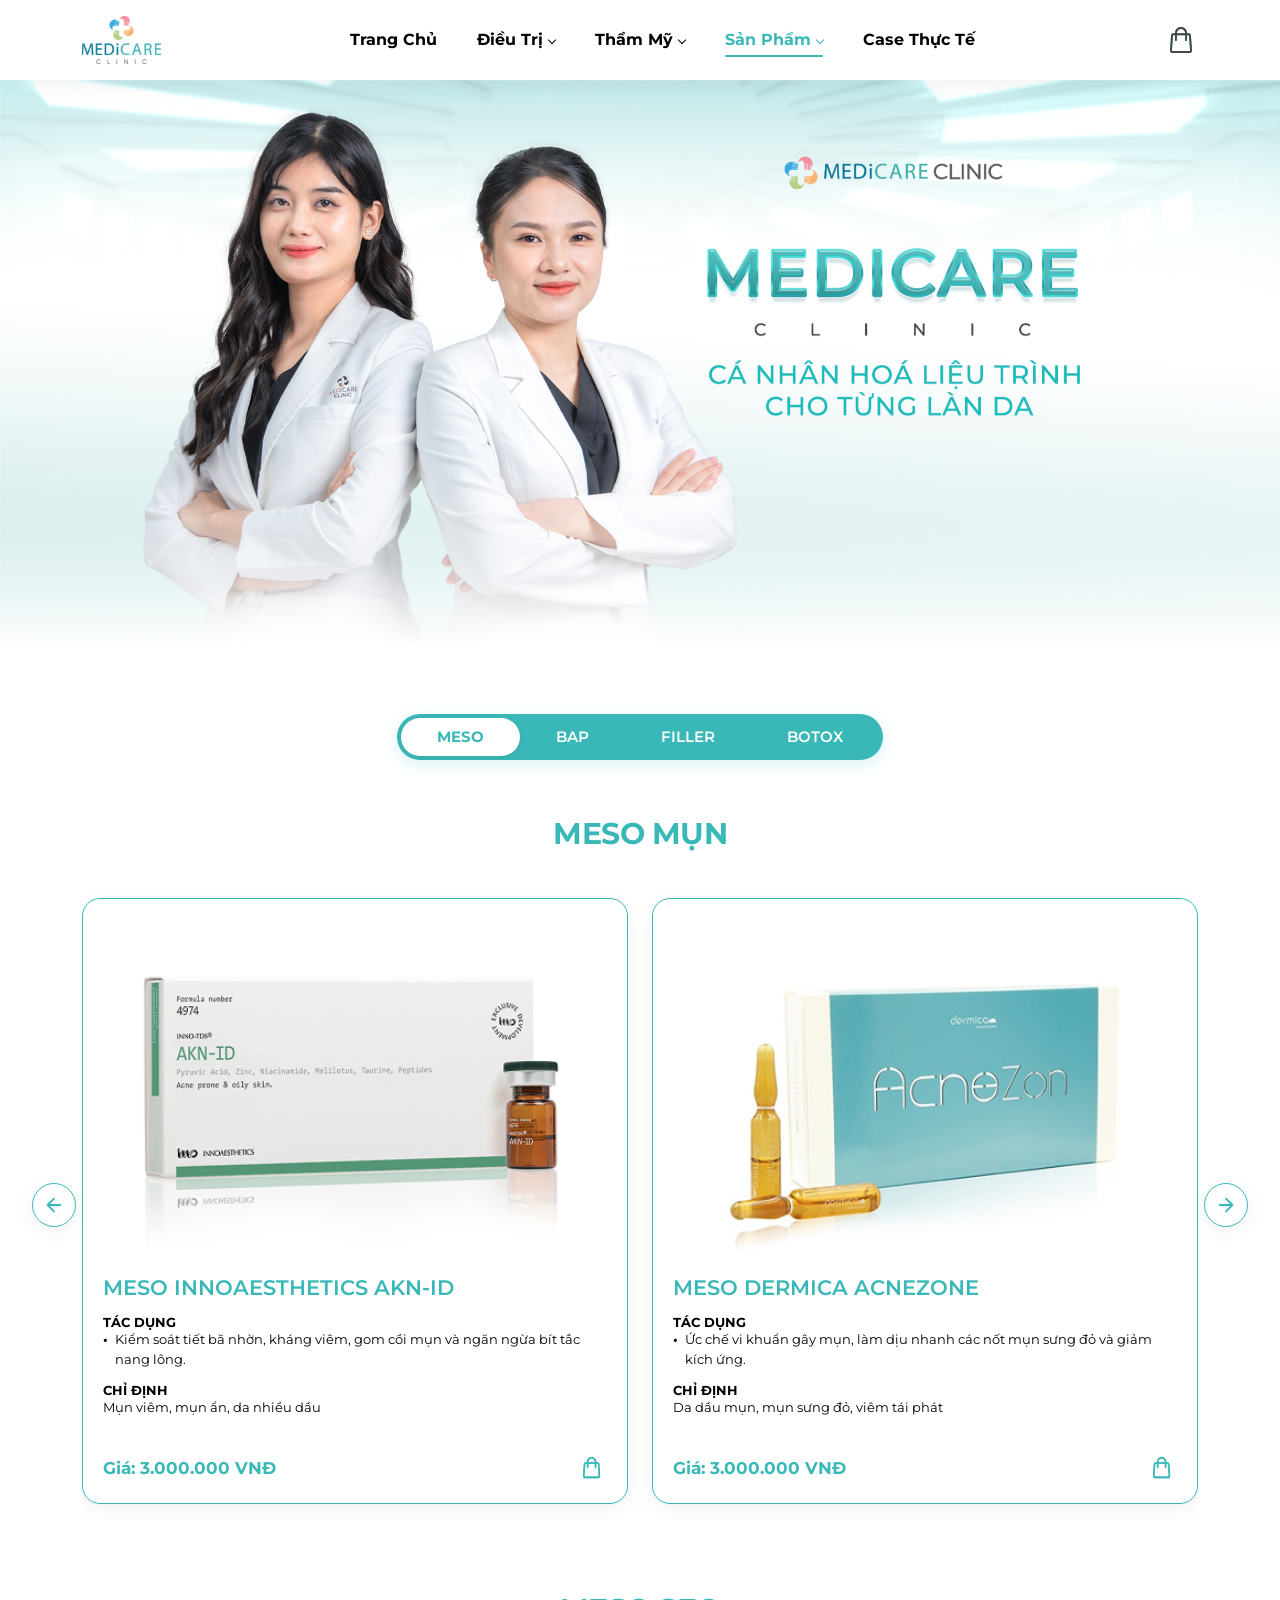
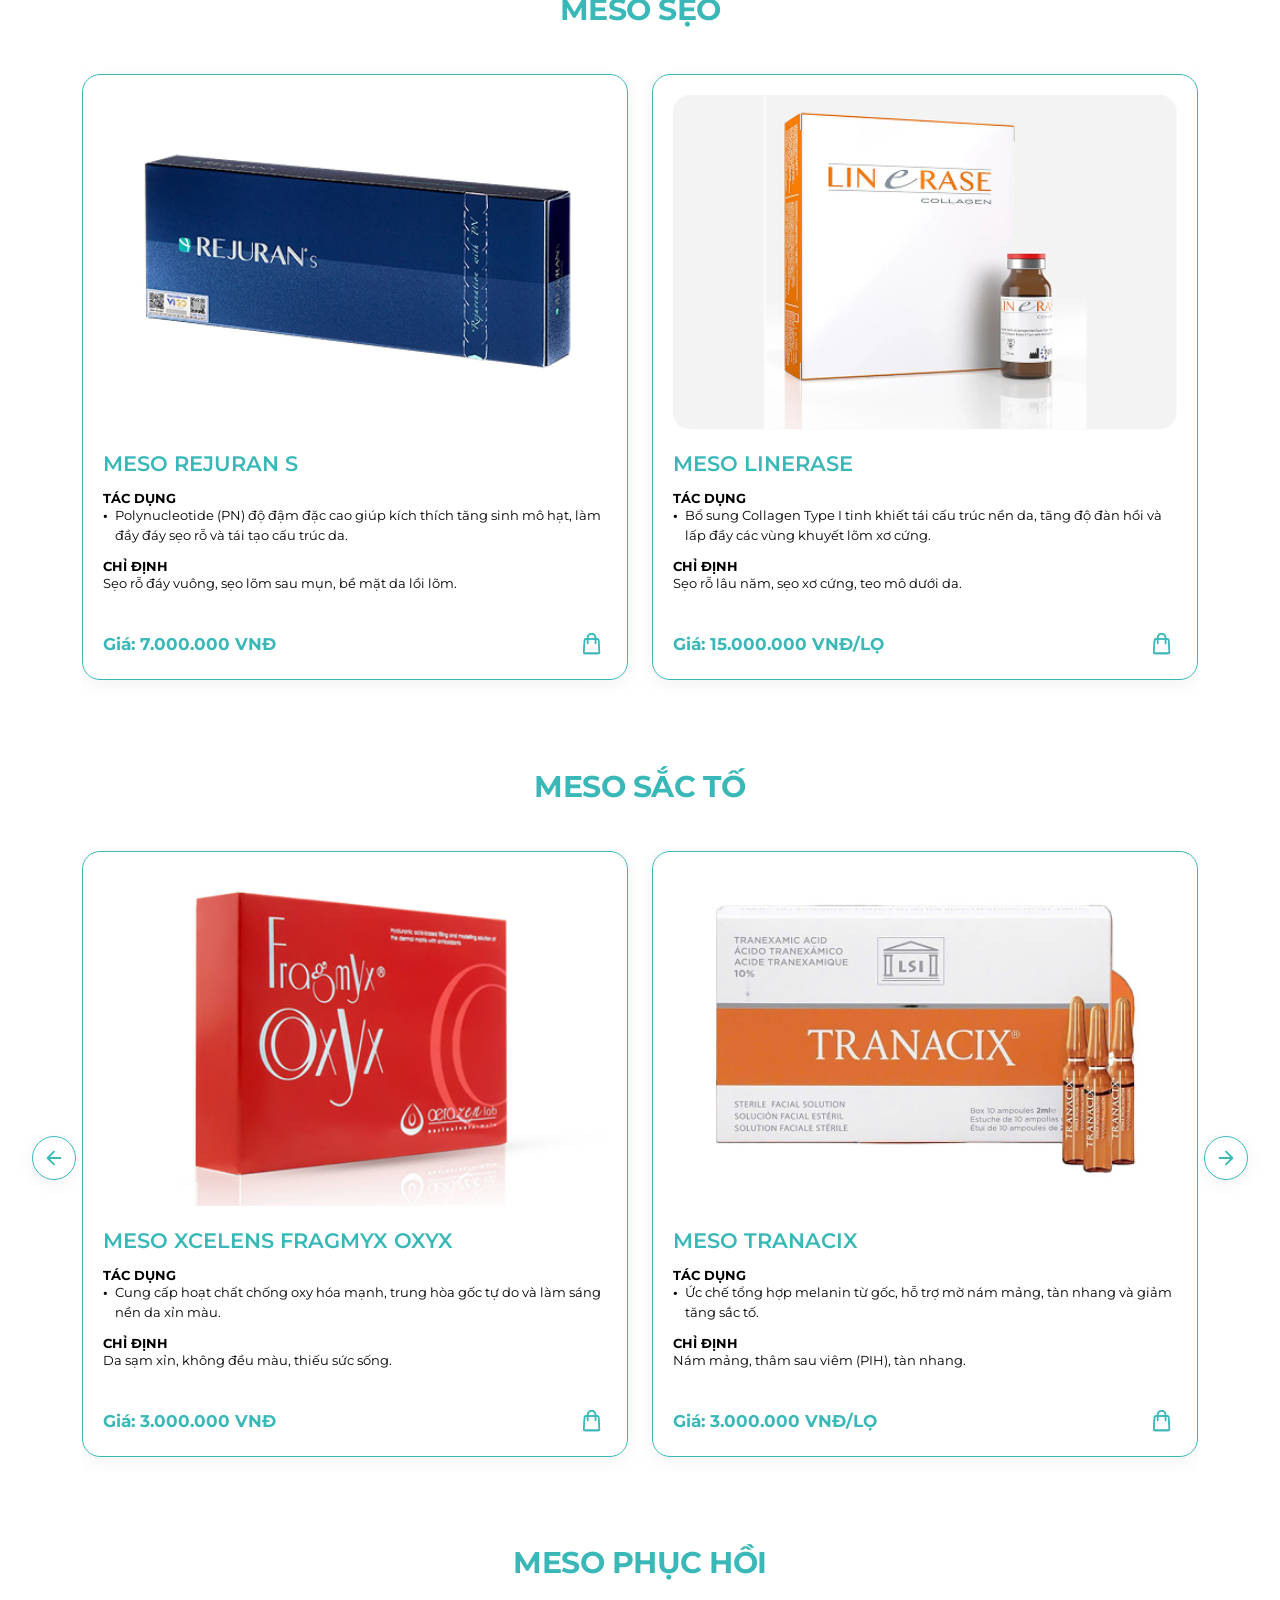
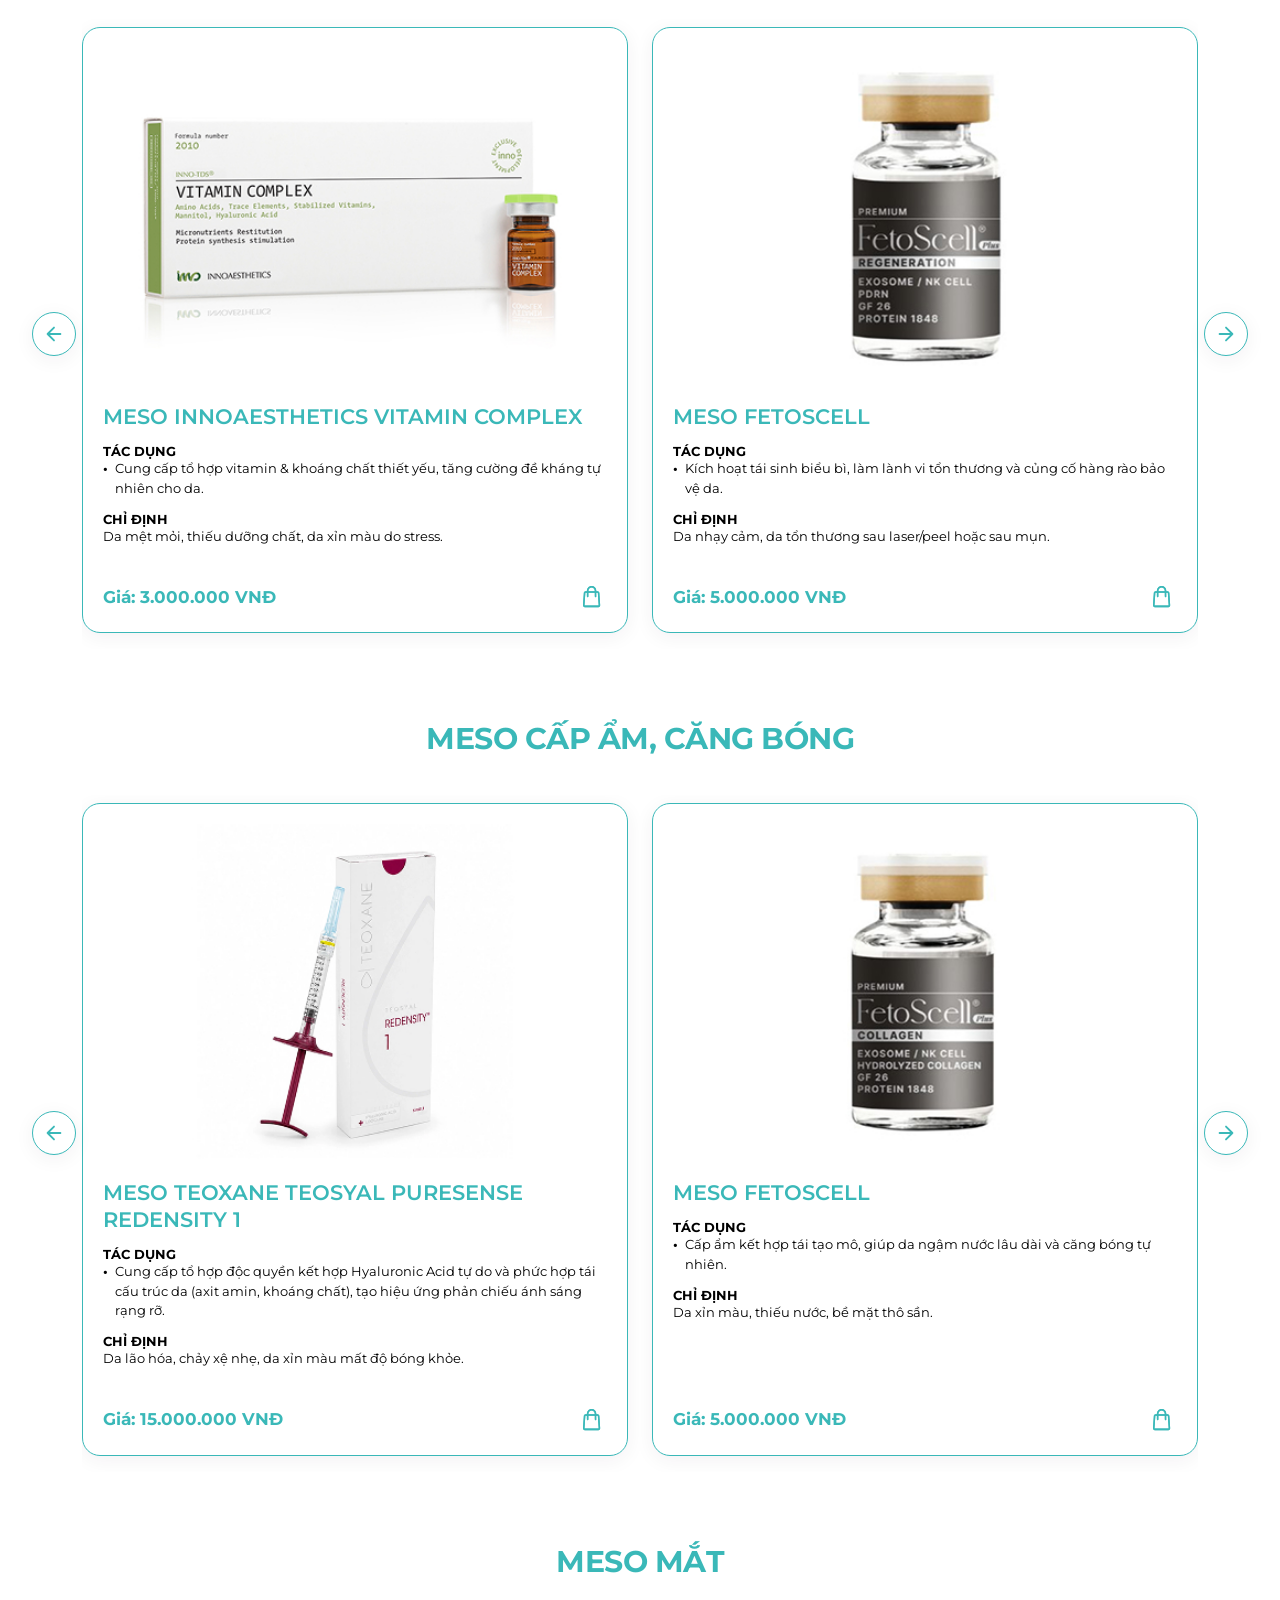
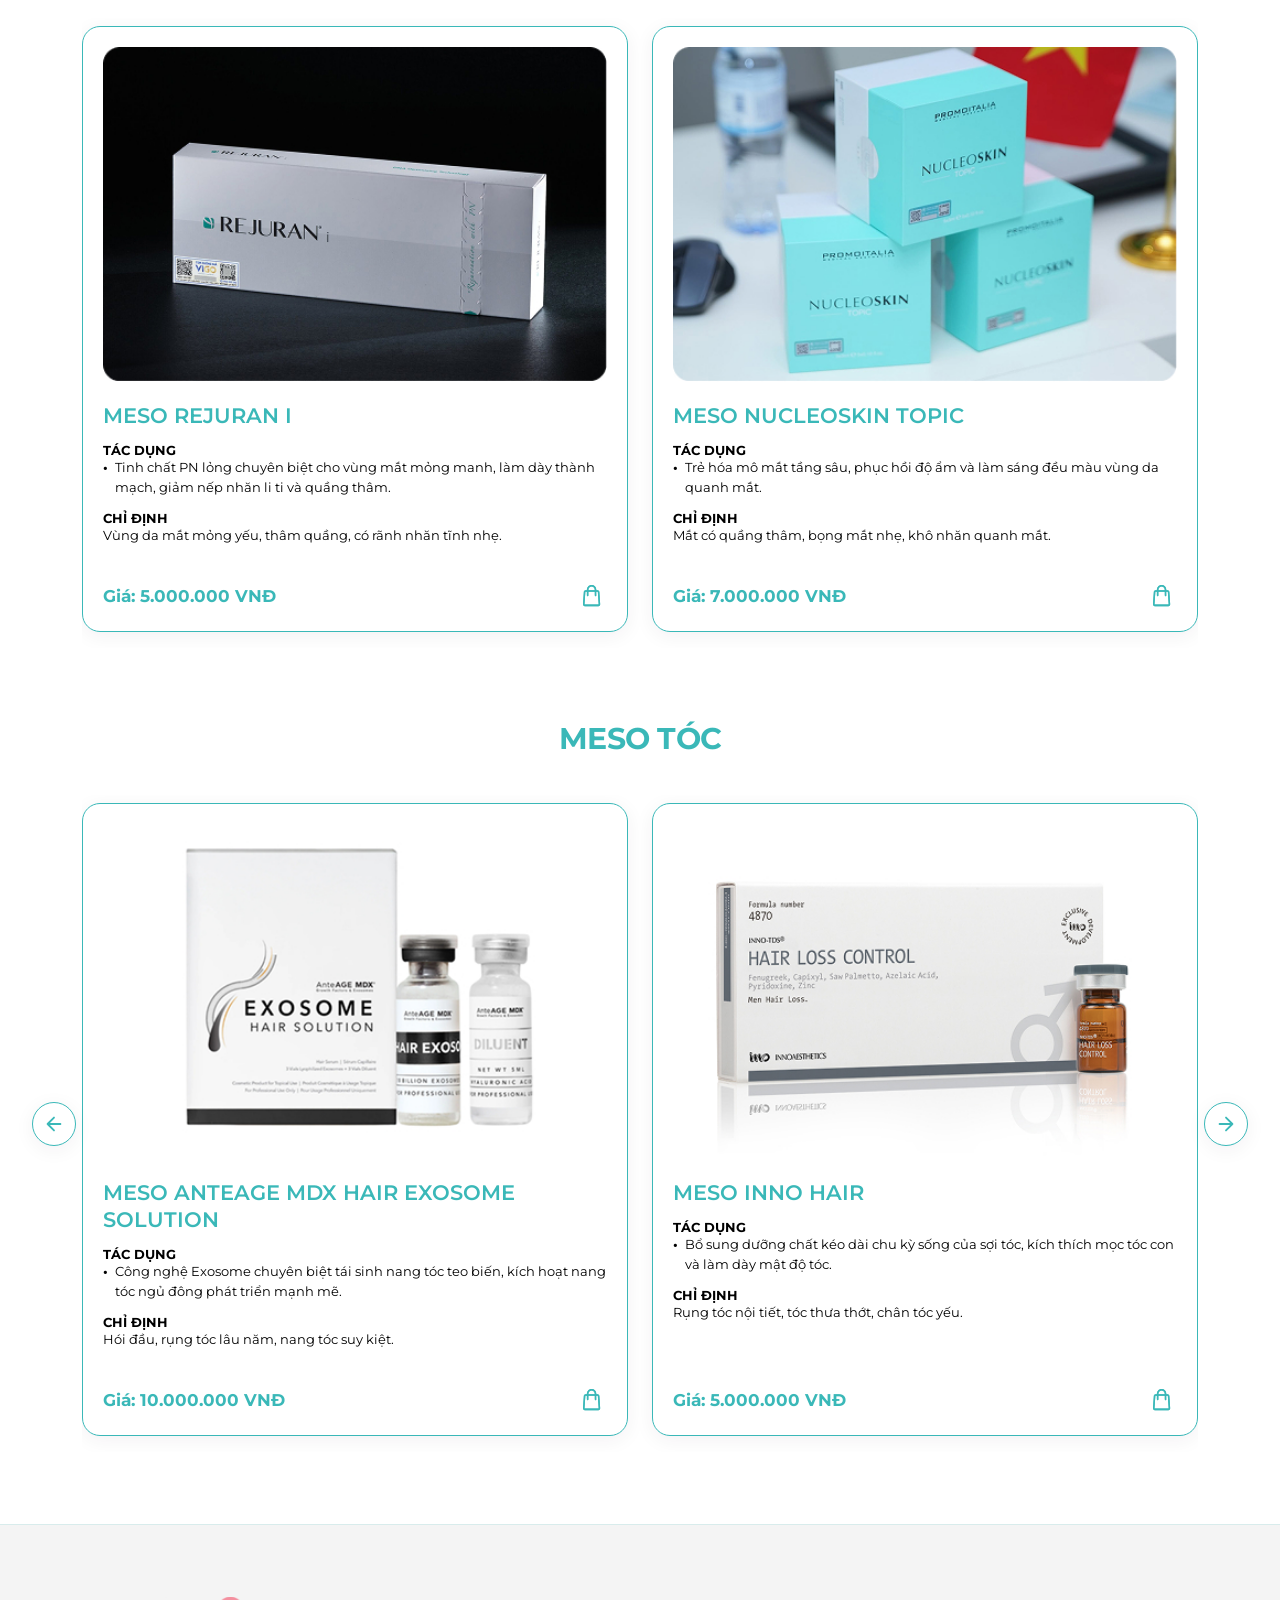
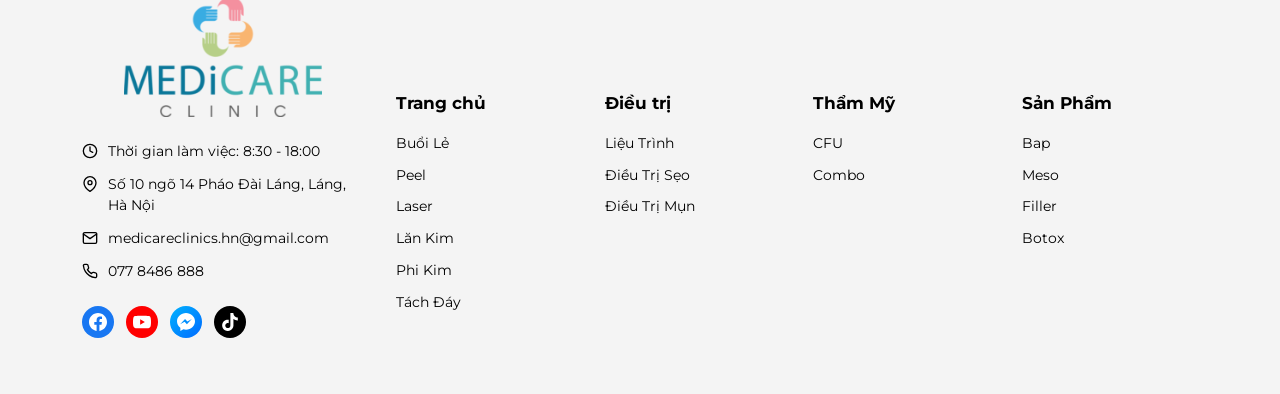
<file: san-pham/index.html>
<!DOCTYPE html>
<html lang="en">

<head>
    <meta charset="UTF-8">
    <meta name="viewport" content="width=device-width, initial-scale=1.0">
    <title>Document</title>
    <link rel="stylesheet" href="../assets/sass/style.min.css?v=9">
    <link rel="stylesheet" href="sass/style.min.css?v=9">
    <link rel="stylesheet" href="../header/sass/style.min.css?v=9">
    <link rel="stylesheet" href="../footer/sass/style.min.css?v=9">
</head>

<body>
    <header class="header">
        <div class="container">
            <div class="header__wrapper">

                <!-- 1. Logo Thương Hiệu -->
                <a href="/medicare/" class="header__logo" aria-label="Medicare Clinic - Trang Chủ">
                    <img src="../header/images/logo-medicare.svg" alt="Medicare Clinic" class="header__logo-img" width="160"
                        height="48">
                </a>

                <!-- 2. Lớp phủ mờ (Backdrop) khi mở menu trên Mobile -->
                <div class="header__backdrop" id="header-backdrop"></div>

                <!-- 3. Navigation Menu -->
                <nav class="header__nav" id="main-nav" aria-label="Menu điều hướng chính">
                    <ul class="header__menu">
                        <li class="header__menu-item">
                            <a href="/medicare/" class="header__menu-link">Trang Chủ</a>
                        </li>
                        <li class="header__menu-item header__menu-item--has-submenu">
                            <a href="../dich-vu-buoi-le/index.html#laser" class="header__menu-link">Điều Trị</a>

                            <!-- Nút xổ submenu trên Mobile -->
                            <button class="header__submenu-toggle" type="button" aria-expanded="false"
                                aria-label="Mở/đóng menu con Điều Trị"></button>

                            <!-- Submenu 2 Cột: Buổi Lẻ & Liệu Trình -->
                            <div class="header__submenu">
                                <div class="header__submenu-col">
                                    <a href="../dich-vu-buoi-le/index.html" class="header__submenu-title">Buổi Lẻ</a>
                                    <a href="../dich-vu-buoi-le/index.html#laser" class="header__submenu-link">LASER</a>
                                    <a href="../dich-vu-buoi-le/index.html#peel" class="header__submenu-link">PEEL</a>
                                    <a href="../dich-vu-buoi-le/index.html#meso" class="header__submenu-link">MESO</a>
                                    <a href="../dich-vu-buoi-le/index.html#lan-kim" class="header__submenu-link">LĂN KIM</a>
                                    <a href="../dich-vu-buoi-le/index.html#phi-kim" class="header__submenu-link">PHI KIM</a>
                                    <a href="../dich-vu-buoi-le/index.html#tach-day" class="header__submenu-link">TÁCH ĐÁY</a>
                                </div>
                                <div class="header__submenu-col">
                                    <a href="../dich-vu-lieu-trinh/index.html" class="header__submenu-title">Liệu Trình</a>
                                    <a href="../dich-vu-lieu-trinh/index.html#dieu-tri-mun" class="header__submenu-link">ĐIỀU TRỊ MỤN</a>
                                    <a href="../dich-vu-lieu-trinh/index.html#dieu-tri-seo" class="header__submenu-link">ĐIỀU TRỊ SẸO</a>
                                    <a href="../dich-vu-lieu-trinh/index.html#lieu-trinh-body" class="header__submenu-link">LIỆU TRÌNH BODY</a>
                                    <a href="../dich-vu-lieu-trinh/index.html#the-lieu-trinh" class="header__submenu-link">THẺ LIỆU TRÌNH</a>
                                </div>
                            </div>
                        </li>
                        <li class="header__menu-item header__menu-item--has-submenu">
                            <a href="../cfu-eliffe/index.html" class="header__menu-link">Thẩm Mỹ</a>

                            <!-- Nút xổ submenu trên Mobile -->
                            <button class="header__submenu-toggle" type="button" aria-expanded="false"
                                aria-label="Mở/đóng menu con Thẩm Mỹ"></button>

                            <!-- Submenu: CFU ÈLIFE & Combo -->
                            <div class="header__submenu header__submenu--single">
                                <div class="header__submenu-col">
                                    <a href="../cfu-eliffe/index.html" class="header__submenu-link">CFU ÈLIFE</a>
                                    <a href="../combo/index.html" class="header__submenu-link">COMBO</a>
                                </div>
                            </div>
                        </li>
<li class="header__menu-item header__menu-item--has-submenu header__menu-item--active">
                            <a href="../san-pham/index.html#meso" class="header__menu-link header__menu-link--active">Sản Phẩm</a>

                            <!-- Nút xổ submenu trên Mobile -->
                            <button class="header__submenu-toggle" type="button" aria-expanded="false"
                                aria-label="Mở/đóng menu con Sản Phẩm"></button>

                            <!-- Submenu: Các Tab trong Trang Sản Phẩm -->
                            <div class="header__submenu header__submenu--single">
                                <div class="header__submenu-col">
                                    <a href="../san-pham/index.html#meso" class="header__submenu-link">MESO</a>
                                    <a href="../san-pham/index.html#bap" class="header__submenu-link">BAP</a>
                                    <a href="../san-pham/index.html#filler" class="header__submenu-link">FILLER</a>
<a href="../san-pham/index.html#botox" class="header__submenu-link">BOTOX</a>
                                    </div>
                                </div>
                            </li>
                            <li class="header__menu-item">
                                <a href="../case-thuc-te/index.html" class="header__menu-link">Case Thực Tế</a>
                            </li>
                        </ul>
                    </nav>

                <!-- 4. Hành động (Giỏ hàng & Nút mở menu mobile) -->
                <div class="header__actions">
                    <!-- Nút Giỏ Hàng -->
                    <a href="../cart/index.html" class="header__action-btn header__action-btn--cart" aria-label="Xem giỏ hàng">
                        <img src="../header/images/icon-cart.svg" class="header__cart-icon" alt="" width="22" height="26">
                        <span class="header__cart-badge" aria-hidden="true"></span>
                    </a>

                    <!-- Nút Toggle Mobile Menu (Hamburger) -->
                    <button class="header__toggle" id="menu-toggle" type="button" aria-label="Mở danh mục menu"
                        aria-expanded="false" aria-controls="main-nav">
                        <span class="header__toggle-bar"></span>
                        <span class="header__toggle-bar"></span>
                        <span class="header__toggle-bar"></span>
                    </button>
                </div>

            </div>
        </div>
    </header>

    <section class="banner" data-aos="fade-up">
        <img src="images/banner.jpg" alt="">
    </section>

    <section class="tabbed-slider" id="injectable-services" aria-label="Dịch Vụ Tiêm Thẩm Mỹ">
        <div class="container">

            <!-- 1. Thanh Tabs -->
            <div class="tabbed-slider__tabs-wrapper">
                <div class="tabbed-slider__tabs" id="tabbed-slider-tabs" role="tablist"></div>
            </div>

            <!-- 2. Khung render động toàn bộ các Sub-categories & Sliders -->
            <div id="tabbed-slider-content"></div>

        </div>
    </section>

    <script>
        /* ==========================================================================
   TOÀN BỘ DATA OBJECT TRANG TABBED SLIDER (CHUẨN XÁC 100%)
   ========================================================================== */
        const tabbedSliderData = {
            /* ==========================================================================
               1. TAB MESO (7 PHÂN NHÓM CHUYÊN SÂU)
               ========================================================================== */
            meso: {
                id: "meso",
                tabName: "MESO",
                sections: [
                    {
                        sectionTitle: "MESO MỤN",
                        items: [
                            {
                                id: "meso-inno-akn",
                                title: "MESO INNOAESTHETICS AKN-ID",
                                image: "images/meso-inno-akn.jpg",
                                benefits: [
                                    "Kiểm soát tiết bã nhờn, kháng viêm, gom cồi mụn và ngăn ngừa bít tắc nang lông."
                                ],
                                indications: "Mụn viêm, mụn ẩn, da nhiều dầu",
                                price: "3.000.000 VNĐ"
                            },
                            {
                                id: "meso-dermica-acnezone",
                                title: "MESO DERMICA ACNEZONE",
                                image: "images/meso-dermica-acnezone.jpg",
                                benefits: [
                                    "Ức chế vi khuẩn gây mụn, làm dịu nhanh các nốt mụn sưng đỏ và giảm kích ứng."
                                ],
                                indications: "Da dầu mụn, mụn sưng đỏ, viêm tái phát",
                                price: "3.000.000 VNĐ"
                            },
                            {
                                id: "meso-inno-redness",
                                title: "MESO INNOAESTHETICS REDNESS-ID",
                                image: "images/meso-inno-redness.jpg",
                                benefits: [
                                    "Giảm đỏ mao mạch, làm dịu tình trạng ban đỏ viêm và củng cố thành mạch máu."
                                ],
                                indications: "Da đỏ sau mụn, hồng ban sau viêm, da giãn mao mạch nhẹ.",
                                price: "3.000.000 VNĐ"
                            },
                            {
                                id: "meso-fetoscell-mun",
                                title: "MESO FETOSCELL",
                                image: "images/meso-fetoscell-acne.jpg",
                                benefits: [
                                    "Kháng viêm mạnh mẽ, tái tạo tế bào và phục hồi nhanh làn da đang chịu tổn thương do mụn."
                                ],
                                indications: "Da mụn viêm nặng, tổn thương sâu sau mụn.",
                                price: "5.000.000 VNĐ"
                            }
                        ]
                    },
                    {
                        sectionTitle: "MESO SẸO",
                        items: [
                            {
                                id: "meso-rejuran-s",
                                title: "MESO REJURAN S",
                                image: "images/meso-rejuran-s.jpg",
                                benefits: [
                                    "Polynucleotide (PN) độ đậm đặc cao giúp kích thích tăng sinh mô hạt, làm đầy đáy sẹo rỗ và tái tạo cấu trúc da."
                                ],
                                indications: "Sẹo rỗ đáy vuông, sẹo lõm sau mụn, bề mặt da lồi lõm.",
                                price: "7.000.000 VNĐ"
                            },
                            {
                                id: "meso-linerase",
                                title: "MESO LINERASE",
                                image: "images/meso-linerase.jpg",
                                benefits: [
                                    "Bổ sung Collagen Type I tinh khiết tái cấu trúc nền da, tăng độ đàn hồi và lấp đầy các vùng khuyết lõm xơ cứng."
                                ],
                                indications: "Sẹo rỗ lâu năm, sẹo xơ cứng, teo mô dưới da.",
                                price: "15.000.000 VNĐ/LỌ"
                            }
                        ]
                    },
                    {
                        sectionTitle: "MESO SẮC TỐ",
                        items: [
                            {
                                id: "meso-fragmyx-oxyx",
                                title: "MESO XCELENS FRAGMYX OXYX",
                                image: "images/meso-fragmyx-oxyx.jpg",
                                benefits: [
                                    "Cung cấp hoạt chất chống oxy hóa mạnh, trung hòa gốc tự do và làm sáng nền da xỉn màu."
                                ],
                                indications: "Da sạm xỉn, không đều màu, thiếu sức sống.",
                                price: "3.000.000 VNĐ"
                            },
                            {
                                id: "meso-tranacix",
                                title: "MESO TRANACIX",
                                image: "images/meso-tranacix.jpg",
                                benefits: [
                                    "Ức chế tổng hợp melanin từ gốc, hỗ trợ mờ nám mảng, tàn nhang và giảm tăng sắc tố."
                                ],
                                indications: "Nám mảng, thâm sau viêm (PIH), tàn nhang.",
                                price: "3.000.000 VNĐ/LỌ"
                            },
                            {
                                id: "meso-fetoscell-white",
                                title: "MESO FETOSCELL WHITE",
                                image: "images/meso-fetoscell-white.jpg",
                                benefits: [
                                    "Đào thải sắc tố thâm sạm, dưỡng trắng chuyên sâu và nâng tông da sáng khỏe."
                                ],
                                indications: "Da ngăm đen, đốm nâu, da không đều màu.",
                                price: "5.000.000 VNĐ"
                            },
                            {
                                id: "meso-exocode-radiance",
                                title: "MESO EXOCODE RADIANCE – R",
                                image: "images/meso-exocode-radiance.jpg",
                                benefits: [
                                    "Phức hợp Exosome thế hệ mới giúp ức chế enzyme tyrosinase, tái tạo tế bào sáng mịn và căng bóng."
                                ],
                                indications: "Tăng sắc tố khó điều trị, da xỉn màu lão hóa.",
                                price: "5.000.000 VNĐ"
                            },
                            {
                                id: "meso-nucleoskin-topic-pigment",
                                title: "MESO NUCLEOSKIN TOPIC",
                                image: "images/meso-nucleoskin-topic.jpg",
                                benefits: [
                                    "Liệu pháp cao cấp phục hồi sắc tố đa tầng, tái sinh cấu trúc da trắng sáng và làm mờ thâm nám tầng sâu."
                                ],
                                indications: "Nám sâu, nám chân đinh kết hợp da lão hóa mỏng yếu.",
                                price: "18.000.000 VNĐ/LỌ"
                            }
                        ]
                    },
                    {
                        sectionTitle: "MESO PHỤC HỒI",
                        items: [
                            {
                                id: "meso-vitamin-complex",
                                title: "MESO INNOAESTHETICS VITAMIN COMPLEX",
                                image: "images/meso-vitamin-complex.jpg",
                                benefits: [
                                    "Cung cấp tổ hợp vitamin & khoáng chất thiết yếu, tăng cường đề kháng tự nhiên cho da."
                                ],
                                indications: "Da mệt mỏi, thiếu dưỡng chất, da xỉn màu do stress.",
                                price: "3.000.000 VNĐ"
                            },
                            {
                                id: "meso-fetoscell-recovery",
                                title: "MESO FETOSCELL",
                                image: "images/meso-fetoscell-recovery.jpg",
                                benefits: [
                                    "Kích hoạt tái sinh biểu bì, làm lành vi tổn thương và củng cố hàng rào bảo vệ da."
                                ],
                                indications: "Da nhạy cảm, da tổn thương sau laser/peel hoặc sau mụn.",
                                price: "5.000.000 VNĐ"
                            },
                            {
                                id: "meso-dna-infini",
                                title: "MESO DNA INFINI",
                                image: "images/meso-dna-infini.jpg",
                                benefits: [
                                    "Chiết xuất DNA tinh khiết giúp sửa chữa tế bào tổn thương, tăng sinh collagen và phục hồi nền da yếu."
                                ],
                                indications: "Da mỏng đỏ, giãn mao mạch, da tổn thương do kem trộn/corticoid.",
                                price: "5.000.000 VNĐ"
                            },
                            {
                                id: "meso-rejuran-healer",
                                title: "MESO REJURAN HEALER",
                                image: "images/meso-rejuran-healer.jpg",
                                benefits: [
                                    "Chiết xuất Polynucleotide (PN) từ DNA cá hồi giúp tái sinh toàn diện tầng trung bì, dày khỏe cấu trúc da."
                                ],
                                indications: "Da lão hóa, da mỏng yếu nhạy cảm, da mất đàn hồi.",
                                price: "7.000.000 VNĐ"
                            },
                            {
                                id: "meso-exosome",
                                title: "MESO EXOSOME",
                                image: "images/meso-exosome.jpg",
                                benefits: [
                                    "Hạt vi tế bào tinh khiết truyền tín hiệu tái sinh da vượt bậc, phục hồi cấp độ tế bào và tăng miễn dịch da."
                                ],
                                indications: "Nền da suy kiệt, mỏng yếu nặng, da lão hóa chùng nhão.",
                                price: "8.000.000 VNĐ"
                            }
                        ]
                    },
                    {
                        sectionTitle: "MESO CẤP ẨM, CĂNG BÓNG",
                        items: [
                            {
                                id: "meso-teoxane-redensity-1",
                                title: "MESO TEOXANE TEOSYAL PURESENSE REDENSITY 1",
                                image: "images/meso-teoxane-redensity.jpg",
                                benefits: [
                                    "Cung cấp tổ hợp độc quyền kết hợp Hyaluronic Acid tự do và phức hợp tái cấu trúc da (axit amin, khoáng chất), tạo hiệu ứng phản chiếu ánh sáng rạng rỡ."
                                ],
                                indications: "Da lão hóa, chảy xệ nhẹ, da xỉn màu mất độ bóng khỏe.",
                                price: "15.000.000 VNĐ"
                            },
                            {
                                id: "meso-fetoscell-hydrate",
                                title: "MESO FETOSCELL",
                                image: "images/meso-fetoscell-hydrate.jpg",
                                benefits: [
                                    "Cấp ẩm kết hợp tái tạo mô, giúp da ngậm nước lâu dài và căng bóng tự nhiên."
                                ],
                                indications: "Da xỉn màu, thiếu nước, bề mặt thô sần.",
                                price: "5.000.000 VNĐ"
                            },
                            {
                                id: "meso-genyal-genyalift",
                                title: "MESO GENYAL GENYALIFT",
                                image: "images/meso-genyalift.jpg",
                                benefits: [
                                    "Bổ sung Hyaluronic Acid nồng độ cao và Glycerol, ngậm nước sâu, mang lại bề mặt căng mọng."
                                ],
                                indications: "Da khô ráp, bong tróc, mất nước theo mùa.",
                                price: "5.000.000 VNĐ"
                            },
                            {
                                id: "meso-peptide-115",
                                title: "MESO PEPTIDE 115",
                                image: "images/meso-peptide-115.jpg?v=1",
                                benefits: [
                                    "Phức hợp chuỗi peptide chuyên sâu giúp trẻ hóa, tăng sinh sợi nâng đỡ và làm săn chắc da."
                                ],
                                indications: "Da chùng nhão nhẹ, xuất hiện nếp nhăn li ti.",
                                price: "5.000.000 VNĐ"
                            }
                        ]
                    },
                    {
                        sectionTitle: "MESO MẮT",
                        items: [
                            {
                                id: "meso-rejuran-i",
                                title: "MESO REJURAN I",
                                image: "images/meso-rejuran-i.jpg?v=1",
                                benefits: [
                                    "Tinh chất PN lỏng chuyên biệt cho vùng mắt mỏng manh, làm dày thành mạch, giảm nếp nhăn li ti và quầng thâm."
                                ],
                                indications: "Vùng da mắt mỏng yếu, thâm quầng, có rãnh nhăn tĩnh nhẹ.",
                                price: "5.000.000 VNĐ"
                            },
                            {
                                id: "meso-nucleoskin-topic-eye",
                                title: "MESO NUCLEOSKIN TOPIC",
                                image: "images/meso-nucleoskin-eye.jpg",
                                benefits: [
                                    "Trẻ hóa mô mắt tầng sâu, phục hồi độ ẩm và làm sáng đều màu vùng da quanh mắt."
                                ],
                                indications: "Mắt có quầng thâm, bọng mắt nhẹ, khô nhăn quanh mắt.",
                                price: "7.000.000 VNĐ"
                            }
                        ]
                    },
                    {
                        sectionTitle: "MESO TÓC",
                        items: [
                            {
                                id: "meso-anteage-hair",
                                title: "MESO ANTEAGE MDX HAIR EXOSOME SOLUTION",
                                image: "images/meso-anteage-hair.jpg",
                                benefits: [
                                    "Công nghệ Exosome chuyên biệt tái sinh nang tóc teo biến, kích hoạt nang tóc ngủ đông phát triển mạnh mẽ."
                                ],
                                indications: "Hói đầu, rụng tóc lâu năm, nang tóc suy kiệt.",
                                price: "10.000.000 VNĐ"
                            },
                            {
                                id: "meso-inno-hair",
                                title: "MESO INNO HAIR",
                                image: "images/meso-inno-hair.jpg",
                                benefits: [
                                    "Bổ sung dưỡng chất kéo dài chu kỳ sống của sợi tóc, kích thích mọc tóc con và làm dày mật độ tóc."
                                ],
                                indications: "Rụng tóc nội tiết, tóc thưa thớt, chân tóc yếu.",
                                price: "5.000.000 VNĐ"
                            },
                            {
                                id: "meso-dermica-hairzon",
                                title: "MESO DERMICA HAIRZON",
                                image: "images/meso-dermica-hairzon.jpg",
                                benefits: [
                                    "Kích thích lưu thông máu chân tóc, nuôi dưỡng nang tóc và ngăn ngừa rụng tóc sớm."
                                ],
                                indications: "Rụng tóc theo mùa, tóc yếu dễ gãy rụng.",
                                price: "3.000.000 VNĐ"
                            }
                        ]
                    }
                ]
            },

            /* ==========================================================================
               2. TAB BAP (4 DỊCH VỤ TRẺ HÓA ĐIỂM)
               ========================================================================== */
            bap: {
                id: "bap",
                tabName: "BAP",
                sections: [
                    {
                        sectionTitle: "KỸ THUẬT TIÊM BAP TRẺ HÓA",
                        items: [
                            {
                                id: "bap-b32",
                                title: "B32",
                                image: "images/bap-b32.jpg",
                                benefits: [
                                    "Cung cấp phức hợp HA sinh học hỗ trợ tái tạo mô liên kết, cải thiện kết cấu da mịn màng và tăng độ đàn hồi."
                                ],
                                indications: "Da thiếu sức sống, kém săn chắc, bề mặt thô sần.",
                                price: "7.000.000 VNĐ"
                            },
                            {
                                id: "bap-ejal40",
                                title: "EJAL 40",
                                image: "images/bap-ejal40.jpg",
                                benefits: [
                                    "Hyaluronic Acid phân tử tối ưu giúp kích hoạt nguyên bào sợi, phục hồi hàng rào bảo vệ và tái tạo độ căng mọng cho bề mặt da."
                                ],
                                indications: "Da khô ráp, mất độ bóng mượt, lão hóa sớm.",
                                price: "6.000.000 VNĐ"
                            },
                            {
                                id: "bap-karisma",
                                title: "KARISMA",
                                image: "images/bap-karisma.jpg",
                                benefits: [
                                    "Chứa Collagen tái tổ hợp chuỗi polypeptide và HA, kích thích tăng sinh collagen tự thân, phục hồi độ săn chắc và làm mờ nếp nhăn."
                                ],
                                indications: "Da chùng nhão, nếp nhăn li ti, thiếu hụt cấu trúc mô nâng đỡ.",
                                price: "8.000.000 VNĐ"
                            },
                            {
                                id: "bap-profhilo",
                                title: "PROFHILO",
                                image: "images/bap-profhilo.jpg?v=1",
                                benefits: [
                                    "100% Hyaluronic Acid tinh khiết nồng độ cao tác động đa tầng, tái cấu trúc mô mỡ dưới da, cấp ẩm sâu và nâng cơ chảy xệ."
                                ],
                                indications: "Da lão hóa, chảy xệ nhẹ, mất nước và kém đàn hồi.",
                                price: "12.000.000 VNĐ"
                            }
                        ]
                    }
                ]
            },

            /* ==========================================================================
               3. TAB FILLER (4 DỊCH VỤ TẠO HÌNH)
               ========================================================================== */
            filler: {
                id: "filler",
                tabName: "FILLER",
                sections: [
                    {
                        sectionTitle: "FILLER TẠO HÌNH CHUẨN <br> Y KHOA",
                        items: [
                            {
                                id: "filler-han",
                                title: "FILLER HÀN",
                                image: "images/filler-han.jpg?v=1",
                                benefits: [
                                    "Làm đầy nhanh các vùng khuyết lõm và tạo form dáng thanh tú."
                                ],
                                indications: "Tạo hình cằm V-line, môi căng mọng, rãnh cười nông.",
                                price: "4.000.000 VNĐ/CC"
                            },
                            {
                                id: "filler-restylane",
                                title: "RESTYLANE (CHÂU ÂU)",
                                image: "images/filler-restylane.jpg",
                                benefits: [
                                    "Công nghệ liên kết chéo NASHA/OBT chuẩn FDA, định hình sắc nét, giữ form chuẩn xác và chống tràn hiệu quả."
                                ],
                                indications: "Tạo hình sống mũi, cằm, rãnh lệ, làm đầy rãnh mũi má sâu.",
                                price: "12.000.000 VNĐ/CC"
                            },
                            {
                                id: "filler-teoxane",
                                title: "FILLER TEOXANE (CHÂU ÂU)",
                                image: "images/filler-teoxane.jpg",
                                benefits: [
                                    "Dòng filler động học thích ứng theo mọi biểu cảm cử động cơ mặt, không vón cục, tạo cảm giác hoàn toàn tự nhiên."
                                ],
                                indications: "Rãnh cười, nếp nhăn động, môi, hốc mắt trũng.",
                                price: "12.000.000 VNĐ/CC"
                            },
                            {
                                id: "filler-infini",
                                title: "INFINI (CHÂU ÂU)",
                                image: "images/filler-infini.jpg",
                                benefits: [
                                    "Độ tương thích sinh học cao, định hình mềm mại tự nhiên và duy trì độ ẩm mịn cho mô cơ."
                                ],
                                indications: "Da khô ráp, mất độ bóng mượt, lão hóa sớm.",
                                price: "8.000.000 VNĐ/CC"
                            }
                        ]
                    }
                ]
            },

            /* ==========================================================================
               4. TAB BOTOX (3 DỊCH VỤ XÓA NHĂN & THON GỌN)
               ========================================================================== */
            botox: {
                id: "botox",
                tabName: "BOTOX",
                sections: [
                    {
                        sectionTitle: "BOTOX XÓA NHĂN & THON GỌN HÀM",
                        items: [
                            {
                                id: "botox-allergan",
                                title: "BOTOX ALLERGAN",
                                image: "images/botox-allergan.jpg?v=1",
                                benefits: [
                                    "Thương hiệu Botox chuẩn Y khoa hàng đầu từ Mỹ, kiểm soát lan tỏa chuẩn xác, hiệu quả êm ái và kéo dài bền bỉ."
                                ],
                                indications: "Xóa nhăn vùng mặt chuyên sâu, thu gọn phì đại cơ cắn và hạ góc hàm.",
                                price: "15.000.000 VNĐ"
                            },
                            {
                                id: "botox-nabota-nho",
                                title: "BOTOX NABOTA (Vùng nhỏ)",
                                image: "images/botox-nabota.jpg",
                                benefits: [
                                    "Phong bế dẫn truyền thần kinh tạm thời, làm giãn cơ co rút giúp xóa mờ nếp nhăn biểu cảm và thu nhỏ khối cơ phì đại."
                                ],
                                indications: "Vết chân chim, nhăn trán, nhăn cau mày, cơ hàm bạnh, thon gọn bắp tay/bắp chân.",
                                price: "3.000.000 VNĐ"
                            },
                            {
                                id: "botox-nabota-lon",
                                title: "BOTOX NABOTA (Vùng lớn)",
                                image: "images/botox-nabota.jpg",
                                benefits: [
                                    "Phong bế dẫn truyền thần kinh tạm thời, làm giãn cơ co rút giúp xóa mờ nếp nhăn biểu cảm và thu nhỏ khối cơ phì đại."
                                ],
                                indications: "Vết chân chim, nhăn trán, nhăn cau mày, cơ hàm bạnh, thon gọn bắp tay/bắp chân.",
                                price: "5.000.000 VNĐ"
                            },
                            {
                                id: "botox-xeomin",
                                title: "BOTOX XEOMIN",
                                image: "images/botox-xeomin.jpg",
                                benefits: [
                                    "Dòng Botox tinh khiết không chứa protein phức hợp, hạn chế nguy cơ kháng thuốc/lờn thuốc sau nhiều lần tiêm."
                                ],
                                indications: "Tiêm xóa nhăn định kỳ, thu gọn góc hàm cho khách hàng có cơ địa dễ kháng botox.",
                                price: "15.000.000 VNĐ"
                            }
                        ]
                    }
                ]
            }
        };

        /* ==========================================================================
           ENGINE RENDER TABS & ĐIỀU KHIỂN TỪNG SLIDER RIÊNG BIỆT
           ========================================================================== */
        function initTabbedSlider() {
            const tabsContainer = document.getElementById("tabbed-slider-tabs");
            const contentContainer = document.getElementById("tabbed-slider-content");

            if (!tabsContainer || !contentContainer) return;

            const tabKeys = Object.keys(tabbedSliderData);
            const hashTab = window.location.hash.slice(1);
            let activeTabKey = tabbedSliderData[hashTab] ? hashTab : "meso"; // Mặc định mở Tab MESO

            // Khởi tạo hoạt động cho các Slider trong Section
            const setupCarousels = () => {
                const wrappers = contentContainer.querySelectorAll(".tabbed-slider__carousel-wrapper");

                wrappers.forEach((wrapper) => {
                    const viewport = wrapper.querySelector(".tabbed-slider__viewport");
                    const track = wrapper.querySelector(".tabbed-slider__track");
                    const prevBtn = wrapper.querySelector(".tabbed-slider__nav-btn--prev");
                    const nextBtn = wrapper.querySelector(".tabbed-slider__nav-btn--next");
                    if (!viewport || !track) return;
                    const slides = Array.from(track.querySelectorAll(".tabbed-slider__slide"));
                    if (!slides.length) return;

                    let currentIndex = 0;

                    const isMobile = () => window.matchMedia("(max-width: 575.98px)").matches;

                    const syncControls = () => {
                        const fits = isMobile()
                            ? viewport.scrollWidth <= viewport.clientWidth + 1
                            : slides.length <= 2;
                        wrapper.classList.toggle("tabbed-slider__carousel-wrapper--full", fits);
                    };

                    const stepMobile = (dir) => {
                        const stepX = slides[0].offsetWidth + 24; // 1.5rem = 24px gap
                        viewport.scrollBy({ left: dir * stepX, behavior: "smooth" });
                    };

                    const updatePosition = (index) => {
                        const maxIndex = Math.max(0, slides.length - 2);
                        currentIndex = Math.max(0, Math.min(index, maxIndex));

                        const slideWidth = slides[0].offsetWidth;
                        const gap = 24; // 1.5rem = 24px
                        track.style.transform = `translateX(-${currentIndex * (slideWidth + gap)}px)`;
                    };

                    const applyMode = () => {
                        if (isMobile()) {
                            track.style.transform = "";
                            viewport.scrollLeft = 0;
                        } else {
                            viewport.scrollLeft = 0;
                            updatePosition(currentIndex);
                        }
                        syncControls();
                    };

                    nextBtn?.addEventListener("click", () => {
                        if (isMobile()) stepMobile(1);
                        else updatePosition(currentIndex + 1);
                    });
                    prevBtn?.addEventListener("click", () => {
                        if (isMobile()) stepMobile(-1);
                        else updatePosition(currentIndex - 1);
                    });

                    window.addEventListener("resize", applyMode);

                    applyMode();
                });
            };

            // Render toàn bộ các Category và Slider của Tab được chọn
            const renderTabContent = (tabKey) => {
                const currentData = tabbedSliderData[tabKey];
                if (!currentData || !currentData.sections.length) return;

                contentContainer.innerHTML = currentData.sections
                    .map(
                        (section) => `
        <div class="tabbed-slider__section-block" data-aos="fade-up">
          <h3 class="tabbed-slider__category" data-aos="fade-up">${section.sectionTitle}</h3>
          
          <div class="tabbed-slider__carousel-wrapper">
            <!-- Nút Prev -->
            <button class="tabbed-slider__nav-btn tabbed-slider__nav-btn--prev" type="button" aria-label="Slide trước">
              <svg xmlns="http://www.w3.org/2000/svg" width="22" height="22" viewBox="0 0 24 24" fill="none" stroke="currentColor" stroke-width="2" stroke-linecap="round" stroke-linejoin="round">
                <path d="M19 12H5M12 19l-7-7 7-7"/>
              </svg>
            </button>

            <!-- Khung Viewport -->
            <div class="tabbed-slider__viewport">
              <div class="tabbed-slider__track">
                ${section.items
                                .map(
                                    (item) => `
                  <div class="tabbed-slider__slide">
                    <article class="tabbed-slider__card">
                      <div class="tabbed-slider__card-media">
                        <img src="${item.image}" alt="${item.title}" class="tabbed-slider__card-img" loading="lazy">
                      </div>
                      
                      <div class="tabbed-slider__card-body">
                        <h4 class="tabbed-slider__card-title">${item.title}</h4>
                        
                        <div class="tabbed-slider__section-title">TÁC DỤNG</div>
                        <ul class="tabbed-slider__benefits">
                          ${item.benefits.map((b) => `<li class="tabbed-slider__benefit-item">${b}</li>`).join("")}
                        </ul>
                        
                        <div class="tabbed-slider__section-title">CHỈ ĐỊNH</div>
                        <p class="tabbed-slider__indications">${item.indications}</p>
                        
                        <div class="tabbed-slider__card-footer">
                          <span class="tabbed-slider__price">Giá: ${item.price}</span>
                          <button class="tabbed-slider__cart-btn" type="button" aria-label="Thêm ${item.title} vào giỏ hàng" data-cart-id="${item.id}" data-cart-name="${item.title}" data-cart-price="${item.price}">
                            <img src="images/cart-btn.svg" alt="Giỏ hàng" class="tabbed-slider__cart-icon">
                          </button>
                        </div>
                      </div>
                    </article>
                  </div>
                `
                                )
                                .join("")}
              </div>
            </div>

            <!-- Nút Next -->
            <button class="tabbed-slider__nav-btn tabbed-slider__nav-btn--next" type="button" aria-label="Slide tiếp theo">
              <svg xmlns="http://www.w3.org/2000/svg" width="22" height="22" viewBox="0 0 24 24" fill="none" stroke="currentColor" stroke-width="2" stroke-linecap="round" stroke-linejoin="round">
                <path d="M5 12h14M12 5l7 7-7 7"/>
              </svg>
            </button>
          </div>
        </div>
      `
                    )
                    .join("");

                setupCarousels();
            };

            // Render các nút Tabs
            tabsContainer.innerHTML = tabKeys
                .map(
                    (key) => `
      <button 
        type="button" 
        class="tabbed-slider__tab-btn ${key === activeTabKey ? "tabbed-slider__tab-btn--active" : ""}" 
        data-tab="${key}"
        role="tab"
        aria-selected="${key === activeTabKey}"
      >
        ${tabbedSliderData[key].tabName}
      </button>
    `
                )
                .join("");

// Kích hoạt Tab: cập nhật nút + render nội dung
            const activateTab = (key) => {
                activeTabKey = key;
                tabsContainer.querySelectorAll(".tabbed-slider__tab-btn").forEach((b) => {
                    const isActive = b.getAttribute("data-tab") === activeTabKey;
                    b.classList.toggle("tabbed-slider__tab-btn--active", isActive);
                    b.setAttribute("aria-selected", String(isActive));
                });
                renderTabContent(activeTabKey);
                if (window.scrollReveal) window.scrollReveal.refresh();
            };

            // Bắt sự kiện chuyển Tab
            tabsContainer.querySelectorAll(".tabbed-slider__tab-btn").forEach((btn) => {
                btn.addEventListener("click", () => {
                    const selected = btn.getAttribute("data-tab");
                    if (selected === activeTabKey) return;
                    activateTab(selected);
                });
            });

            renderTabContent(activeTabKey);
            if (window.scrollReveal) window.scrollReveal.refresh();

            // Nếu người dùng vào bằng hash của một tab, cuộn tới vùng danh sách dịch vụ
            if (hashTab && tabbedSliderData[hashTab]) {
                document.getElementById("injectable-services").scrollIntoView({ behavior: "smooth", block: "start" });
            }

            // Chuyển Tab khi click menu bằng hash (vd ../san-pham/index.html#bap) khi đang ở trang
            window.addEventListener("hashchange", () => {
                const key = window.location.hash.slice(1);
                if (!tabbedSliderData[key]) return;
                if (key !== activeTabKey) activateTab(key);
                document.getElementById("injectable-services").scrollIntoView({ behavior: "smooth", block: "start" });
            });
        }

        document.addEventListener("DOMContentLoaded", () => {
            initTabbedSlider();
        });
    </script>
    <script src="../assets/js/scroll-reveal.js"></script>
    <script src="../assets/js/cart.js"></script>
    <script src="../header/js/script.js"></script>

<footer class="footer" id="footer" aria-label="Chân trang Medicare Clinic">
        <div class="container">
            <div class="footer__grid">

                <!-- ================= CỘT 1: THÔNG TIN THƯƠNG HIỆU & LIÊN HỆ ================= -->
                <div class="footer__brand">
                    <!-- Logo -->
                    <a href="/medicare/" class="footer__logo" aria-label="Medicare Clinic - Trang Chủ">
                        <img src="../footer/images/logo-medicare.svg" alt="Medicare Clinic" class="footer__logo-img" width="160"
                            height="60">
                    </a>

                    <!-- Danh sách thông tin liên hệ -->
                    <ul class="footer__contacts">
                        <li class="footer__contact-item">
                            <span class="footer__contact-icon" aria-hidden="true">
                                <svg xmlns="http://www.w3.org/2000/svg" width="16" height="16" viewBox="0 0 24 24"
                                    fill="none" stroke="currentColor" stroke-width="2" stroke-linecap="round"
                                    stroke-linejoin="round">
                                    <circle cx="12" cy="12" r="10"></circle>
                                    <polyline points="12 6 12 12 16 14"></polyline>
                                </svg>
                            </span>
                            <span class="footer__contact-text">Thời gian làm việc: 8:30 - 18:00</span>
                        </li>

                        <li class="footer__contact-item">
                            <span class="footer__contact-icon" aria-hidden="true">
                                <svg xmlns="http://www.w3.org/2000/svg" width="16" height="16" viewBox="0 0 24 24"
                                    fill="none" stroke="currentColor" stroke-width="2" stroke-linecap="round"
                                    stroke-linejoin="round">
                                    <path d="M21 10c0 7-9 13-9 13s-9-6-9-13a9 9 0 0 1 18 0z"></path>
                                    <circle cx="12" cy="10" r="3"></circle>
                                </svg>
                            </span>
                            <span class="footer__contact-text">Số 10 ngõ 14 Pháo Đài Láng, Láng, Hà
                                Nội</span>
                        </li>

                        <li class="footer__contact-item">
                            <span class="footer__contact-icon" aria-hidden="true">
                                <svg xmlns="http://www.w3.org/2000/svg" width="16" height="16" viewBox="0 0 24 24"
                                    fill="none" stroke="currentColor" stroke-width="2" stroke-linecap="round"
                                    stroke-linejoin="round">
                                    <path
                                        d="M4 4h16c1.1 0 2 .9 2 2v12c0 1.1-.9 2-2 2H4c-1.1 0-2-.9-2-2V6c0-1.1.9-2 2-2z">
                                    </path>
                                    <polyline points="22,6 12,13 2,6"></polyline>
                                </svg>
                            </span>
                            <a href="mailto:medicareclinics.hn@gmail.com"
                                class="footer__contact-link">medicareclinics.hn@gmail.com</a>
                        </li>

                        <li class="footer__contact-item">
                            <span class="footer__contact-icon" aria-hidden="true">
                                <svg xmlns="http://www.w3.org/2000/svg" width="16" height="16" viewBox="0 0 24 24"
                                    fill="none" stroke="currentColor" stroke-width="2" stroke-linecap="round"
                                    stroke-linejoin="round">
                                    <path
                                        d="M22 16.92v3a2 2 0 0 1-2.18 2 19.79 19.79 0 0 1-8.63-3.07 19.5 19.5 0 0 1-6-6 19.79 19.79 0 0 1-3.07-8.67A2 2 0 0 1 4.11 2h3a2 2 0 0 1 2 1.72 12.84 12.84 0 0 0 .7 2.81 2 2 0 0 1-.45 2.11L8.09 9.91a16 16 0 0 0 6 6l1.27-1.27a2 2 0 0 1 2.11-.45 12.84 12.84 0 0 0 2.81.7A2 2 0 0 1 22 16.92z">
                                    </path>
                                </svg>
                            </span>
                            <a href="tel:0778486888" class="footer__contact-link">077 8486 888</a>
                        </li>
                    </ul>

                    <!-- Mạng xã hội -->
                    <div class="footer__socials">
                        <!-- Facebook -->
                        <a href="#" class="footer__social-btn footer__social-btn--facebook" aria-label="Facebook">
                            <svg xmlns="http://www.w3.org/2000/svg" width="18" height="18" viewBox="0 0 24 24"
                                fill="currentColor">
                                <path
                                    d="M24 12.073c0-6.627-5.373-12-12-12s-12 5.373-12 12c0 5.99 4.388 10.954 10.125 11.854v-8.385H7.078v-3.47h3.047V9.43c0-3.007 1.792-4.669 4.533-4.669 1.312 0 2.686.235 2.686.235v2.953H15.83c-1.491 0-1.956.925-1.956 1.874v2.25h3.328l-.532 3.47h-2.796v8.385C19.612 23.027 24 18.062 24 12.073z" />
                            </svg>
                        </a>
                        <!-- YouTube -->
                        <a href="#" class="footer__social-btn footer__social-btn--youtube" aria-label="YouTube">
                            <svg xmlns="http://www.w3.org/2000/svg" width="18" height="18" viewBox="0 0 24 24"
                                fill="currentColor">
                                <path
                                    d="M23.498 6.186a3.016 3.016 0 0 0-2.122-2.136C19.505 3.545 12 3.545 12 3.545s-7.505 0-9.377.505A3.017 3.017 0 0 0 .502 6.186C0 8.07 0 12 0 12s0 3.93.502 5.814a3.016 3.016 0 0 0 2.122 2.136c1.871.505 9.376.505 9.376.505s7.505 0 9.377-.505a3.015 3.015 0 0 0 2.122-2.136C24 15.93 24 12 24 12s0-3.93-.502-5.814zM9.545 15.568V8.432L15.818 12l-6.273 3.568z" />
                            </svg>
                        </a>
                        <!-- Messenger -->
                        <a href="#" class="footer__social-btn footer__social-btn--messenger" aria-label="Messenger">
                            <svg xmlns="http://www.w3.org/2000/svg" width="18" height="18" viewBox="0 0 24 24"
                                fill="currentColor">
                                <path
                                    d="M12 0C5.373 0 0 4.974 0 11.111c0 3.498 1.744 6.614 4.469 8.654V24l4.088-2.242c1.09.302 2.247.464 3.443.464 6.627 0 12-4.975 12-11.111S18.627 0 12 0zm1.191 14.963l-3.055-3.26-5.963 3.26 6.559-6.963 3.13 3.259 5.889-3.259-6.56 6.963z" />
                            </svg>
                        </a>
                        <!-- TikTok -->
                        <a href="#" class="footer__social-btn footer__social-btn--tiktok" aria-label="TikTok">
                            <svg xmlns="http://www.w3.org/2000/svg" width="18" height="18" viewBox="0 0 24 24"
                                fill="currentColor">
                                <path
                                    d="M12.525.02c1.31-.02 2.61-.01 3.91-.02.08 1.53.63 3.09 1.75 4.17 1.12 1.11 2.7 1.62 4.24 1.79v4.03c-1.44-.05-2.89-.35-4.2-.97-.57-.26-1.1-.59-1.62-.93-.01 2.92.01 5.84-.02 8.75-.08 1.4-.54 2.79-1.35 3.94-1.31 1.92-3.58 3.17-5.91 3.21-1.43.08-2.86-.31-4.08-1.03-2.02-1.19-3.44-3.37-3.65-5.71-.02-.5-.03-1-.01-1.49.18-1.9 1.12-3.72 2.58-4.96 1.66-1.44 3.98-2.13 6.15-1.72.02 1.48-.04 2.96-.04 4.44-.99-.32-2.15-.23-3.02.37-.63.41-1.11 1.04-1.36 1.75-.21.51-.24 1.07-.14 1.61.24 1.64 1.82 3.02 3.5 2.87 1.12-.01 2.19-.66 2.77-1.61.19-.33.4-.67.41-1.06.1-1.79.06-3.57.07-5.36.01-4.03-.01-8.05.02-12.07z" />
                            </svg>
                        </a>
                    </div>
                </div>

                <!-- ================= CỘT 2: TRANG CHỦ ================= -->
                <div class="footer__col">
                    <h4 class="footer__title">Trang chủ</h4>
                    <ul class="footer__nav-list">
                        <li class="footer__nav-item"><a href="#buoi-le" class="footer__nav-link">Buổi Lẻ</a></li>
                        <li class="footer__nav-item"><a href="#peel" class="footer__nav-link">Peel</a></li>
                        <li class="footer__nav-item"><a href="#laser" class="footer__nav-link">Laser</a></li>
                        <li class="footer__nav-item"><a href="#lan-kim" class="footer__nav-link">Lăn Kim</a></li>
                        <li class="footer__nav-item"><a href="#phi-kim" class="footer__nav-link">Phi Kim</a></li>
                        <li class="footer__nav-item"><a href="#tach-day" class="footer__nav-link">Tách Đáy</a></li>
                    </ul>
                </div>

                <!-- ================= CỘT 3: ĐIỀU TRỊ ================= -->
                <div class="footer__col">
                    <h4 class="footer__title">Điều trị</h4>
                    <ul class="footer__nav-list">
                        <li class="footer__nav-item"><a href="#lieu-trinh" class="footer__nav-link">Liệu Trình</a></li>
                        <li class="footer__nav-item"><a href="#dieu-tri-seo" class="footer__nav-link">Điều Trị Sẹo</a>
                        </li>
                        <li class="footer__nav-item"><a href="#dieu-tri-mun" class="footer__nav-link">Điều Trị Mụn</a>
                        </li>
                    </ul>
                </div>

                <!-- ================= CỘT 4: THẨM MỸ ================= -->
                <div class="footer__col">
                    <h4 class="footer__title">Thẩm Mỹ</h4>
                    <ul class="footer__nav-list">
                        <li class="footer__nav-item"><a href="#cfu" class="footer__nav-link">CFU</a></li>
                        <li class="footer__nav-item"><a href="#combo" class="footer__nav-link">Combo</a></li>
                    </ul>
                </div>

                <!-- ================= CỘT 5: SẢN PHẨM ================= -->
                <div class="footer__col">
                    <h4 class="footer__title">Sản Phẩm</h4>
                    <ul class="footer__nav-list">
                        <li class="footer__nav-item"><a href="#bap" class="footer__nav-link">Bap</a></li>
                        <li class="footer__nav-item"><a href="#meso-product" class="footer__nav-link">Meso</a></li>
                        <li class="footer__nav-item"><a href="#filler" class="footer__nav-link">Filler</a></li>
                        <li class="footer__nav-item"><a href="#botox" class="footer__nav-link">Botox</a></li>
                    </ul>
                </div>

            </div>
        </div>
    </footer>
</body>

</html>
</file>
<file: assets/sass/style.min.css>
/*! normalize.css v8.0.1 | MIT License | github.com/necolas/normalize.css */html{line-height:1.15;-webkit-text-size-adjust:100%}body{margin:0}main{display:block}h1{font-size:2em;margin:.67em 0}hr{box-sizing:content-box;height:0;overflow:visible}pre{font-family:monospace,monospace;font-size:1em}a{background-color:rgba(0,0,0,0)}abbr[title]{border-bottom:none;text-decoration:underline;text-decoration:underline dotted}b,strong{font-weight:bolder}code,kbd,samp{font-family:monospace,monospace;font-size:1em}small{font-size:80%}sub,sup{font-size:75%;line-height:0;position:relative;vertical-align:baseline}sub{bottom:-0.25em}sup{top:-0.5em}img{border-style:none}button,input,optgroup,select,textarea{font-family:inherit;font-size:100%;line-height:1.15;margin:0}button,input{overflow:visible}button,select{text-transform:none}button,[type=button],[type=reset],[type=submit]{-webkit-appearance:button}button::-moz-focus-inner,[type=button]::-moz-focus-inner,[type=reset]::-moz-focus-inner,[type=submit]::-moz-focus-inner{border-style:none;padding:0}button:-moz-focusring,[type=button]:-moz-focusring,[type=reset]:-moz-focusring,[type=submit]:-moz-focusring{outline:1px dotted ButtonText}fieldset{padding:.35em .75em .625em}legend{box-sizing:border-box;color:inherit;display:table;max-width:100%;padding:0;white-space:normal}progress{vertical-align:baseline}textarea{overflow:auto}[type=checkbox],[type=radio]{box-sizing:border-box;padding:0}[type=number]::-webkit-inner-spin-button,[type=number]::-webkit-outer-spin-button{height:auto}[type=search]{-webkit-appearance:textfield;outline-offset:-2px}[type=search]::-webkit-search-decoration{-webkit-appearance:none}::-webkit-file-upload-button{-webkit-appearance:button;font:inherit}details{display:block}summary{display:list-item}template{display:none}[hidden]{display:none}@font-face{font-family:"Montserrat";font-style:normal;font-weight:400 700;font-display:swap;src:url("../fonts/montserrat-latin.woff2") format("woff2 supports variations"),url("../fonts/montserrat-latin.woff2") format("woff2-variations");unicode-range:U+0000-00FF,U+0131,U+0152-0153,U+02BB-02BC,U+02C6,U+02DA,U+02DC,U+0304,U+0308,U+0329,U+2000-206F,U+20AC,U+2122,U+2191,U+2193,U+2212,U+2215,U+FEFF,U+FFFD}@font-face{font-family:"Montserrat";font-style:normal;font-weight:400 700;font-display:swap;src:url("../fonts/montserrat-vietnamese.woff2") format("woff2 supports variations"),url("../fonts/montserrat-vietnamese.woff2") format("woff2-variations");unicode-range:U+0102-0103,U+0110-0111,U+0128-0129,U+0168-0169,U+01A0-01A1,U+01AF-01B0,U+0300-0301,U+0303-0304,U+0308-0309,U+0323,U+0329,U+1EA0-1EF9,U+20AB}*,*::before,*::after{box-sizing:border-box}body{font-family:var(--font-sans)}h1,h2,h3,h4,h5,h6{font-family:var(--font-sans);margin:0}p{margin:0}:root{--bs-gutter-x: 1.5rem;--bs-gutter-y: 0;--font-sans: "Montserrat", "Roboto", sans-serif;--color-bg-primary: #3ab8b8;--color-bg-secondary: #f4f4f4;--color-primary: #3ab8b8;--color-accent: #2e1938;--color-accent-hover: #01a3a3;--color-text: #000000;--color-border: #3ab8b8;--color-border-focus: #01a3a3;--color-white: #ffffff;--color-on-primary: var(--color-white);--color-danger: #e53935;--color-shadow-soft: 0 4px 20px rgba(46, 25, 56, 0.06);--color-shadow-button: 0 4px 16px rgba(184, 106, 141, 0.3)}.container,.container-fluid{width:100%;padding-right:calc(var(--bs-gutter-x)*.5);padding-left:calc(var(--bs-gutter-x)*.5);margin-right:auto;margin-left:auto}@media(min-width: 576px){.container{max-width:540px}}@media(min-width: 768px){.container{max-width:720px}}@media(min-width: 992px){.container{max-width:960px}}@media(min-width: 1200px){.container{max-width:1140px}}@media(min-width: 1400px){.container{max-width:1320px}}[data-aos]{opacity:0;transform:translateY(30px);transition:opacity .7s ease,transform .7s ease;will-change:opacity,transform}[data-aos].aos-animate{opacity:1;transform:none}@media(prefers-reduced-motion: reduce){[data-aos]{opacity:1 !important;transform:none !important;transition:none !important}}.header__cart-badge{position:absolute;top:-4px;right:-6px;min-width:18px;height:18px;padding:0 6px;border-radius:999px;display:none !important;align-items:center;justify-content:center;background:var(--color-danger);color:var(--color-white);font-size:11px;font-weight:600;line-height:1}.header__cart-badge:not(:empty){display:inline-flex !important}.cart-toast{position:fixed;left:50%;bottom:24px;transform:translate(-50%, 20px);max-width:90vw;padding:12px 20px;border-radius:8px;background:var(--color-accent);color:var(--color-white);font-family:var(--font-sans);font-size:14px;box-shadow:var(--color-shadow-button);opacity:0;pointer-events:none;transition:opacity .3s ease,transform .3s ease;z-index:2000}.cart-toast--visible{opacity:1;transform:translate(-50%, 0)}.cart-toast--warning{background:var(--color-danger)}
</file>
<file: Home/sass/style.min.css>
.hero-slider{position:relative;width:100%;background-color:var(--color-white);overflow:hidden;touch-action:pan-y;-webkit-user-select:none;-moz-user-select:none;user-select:none}@media(max-width: 991.98px){.hero-slider{padding:1.5rem 0 1.5rem 0}}.hero-slider__wrapper{position:relative;width:100%}.hero-slider__track{display:flex;width:100%;will-change:transform;transition:transform .55s cubic-bezier(0.4, 0, 0.2, 1)}.hero-slider__slide{position:relative;flex:0 0 100%;width:100%;min-width:0;min-height:480px}.hero-slider__grid{position:relative;z-index:2;display:grid;grid-template-columns:1.15fr 1fr;align-items:center;gap:1rem}.hero-slider__grid--reverse{grid-template-columns:1fr 1.15fr}@media(min-width: 992px){.hero-slider__grid--reverse .hero-slider__content{padding-left:1.5rem}}@media(max-width: 991.98px){.hero-slider__grid{grid-template-columns:1fr !important;gap:1rem}}.hero-slider__content{display:flex;flex-direction:column;justify-content:center;z-index:2}@media(max-width: 991.98px){.hero-slider__content{align-items:center;text-align:center}}.hero-slider__title{color:var(--color-primary);font-family:var(--font-sans);font-size:clamp(1.85rem,3.2vw,2.75rem);font-weight:800;line-height:1.25;letter-spacing:-0.5px;margin-bottom:1.5rem;text-transform:uppercase}.hero-slider__features{list-style:none;padding:0;margin:0 0 2rem 0;display:flex;flex-direction:column;gap:.75rem}@media(max-width: 991.98px){.hero-slider__features{align-items:flex-start;text-align:left}}.hero-slider__feature-item{display:flex;align-items:center;gap:.65rem}.hero-slider__feature-bullet{display:inline-block;width:8px;height:8px;border:1.5px solid var(--color-border);border-radius:50%;flex-shrink:0}.hero-slider__feature-text{font-family:var(--font-sans);font-size:.95rem;color:var(--color-text);font-weight:400;line-height:1.4}@media(max-width: 575.98px){.hero-slider__feature-text{font-size:.875rem}}.hero-slider__actions{display:flex;align-items:center;gap:1rem;margin-bottom:2rem;flex-wrap:wrap}@media(max-width: 991.98px){.hero-slider__actions{justify-content:center;margin-bottom:0}}.hero-slider__btn{display:inline-flex;align-items:center;justify-content:center;font-family:var(--font-sans);font-size:.9rem;font-weight:600;padding:.65rem 1.65rem;border-radius:9999px;cursor:pointer;text-decoration:none;transition:all .25s ease}.hero-slider__btn--outline{background-color:rgba(0,0,0,0);color:var(--color-primary);border:1.5px solid var(--color-border)}.hero-slider__btn--outline:hover{background-color:var(--color-primary);border-color:var(--color-primary);color:var(--color-white);box-shadow:0 4px 12px rgba(58,184,184,.25)}.hero-slider__btn--solid{background-color:var(--color-primary);color:var(--color-white);border:1.5px solid var(--color-primary);box-shadow:0 4px 12px rgba(58,184,184,.25)}.hero-slider__btn--solid:hover{background-color:var(--color-accent-hover);border-color:var(--color-accent-hover);box-shadow:0 6px 16px rgba(1,163,163,.3)}.hero-slider__media{display:flex;align-items:center;justify-content:center;min-height:420px}@media(max-width: 991.98px){.hero-slider__media{min-height:260px;order:-1}}.hero-slider__media-bg{position:absolute;inset:0;width:100%;height:100%;z-index:1}.hero-slider__media-bg img{width:100%;height:100%;-o-object-fit:cover;object-fit:cover}.hero-slider__media-bg::after{content:"";position:absolute;inset:0;background-color:hsla(0,0%,100%,.4);pointer-events:none}.hero-slider__media-device{position:relative;z-index:2;display:flex;justify-content:center;filter:drop-shadow(0 15px 25px rgba(0, 0, 0, 0.08))}.hero-slider__media-device img{max-height:768px;width:auto;-o-object-fit:contain;object-fit:contain}@media(max-width: 991.98px){.hero-slider__media-device img{max-height:340px}}@media(max-width: 575.98px){.hero-slider__media-device img{max-height:260px}}.hero-slider__pagination{display:flex;align-items:center;gap:.5rem;margin-top:1rem}@media(max-width: 991.98px){.hero-slider__pagination{justify-content:center;margin-top:1.5rem}}.hero-slider__dot{width:10px;height:10px;border-radius:50%;border:1.5px solid var(--color-primary);background-color:rgba(0,0,0,0);padding:0;cursor:pointer;transition:all .25s ease}.hero-slider__dot--active{background-color:var(--color-primary)}.hero-slider__dot:hover:not(.hero-slider__dot--active){border-color:var(--color-accent-hover)}.hero-slider__nav-btn{position:absolute;top:50%;transform:translateY(-50%);width:44px;height:44px;border-radius:50%;border:1px solid rgba(0,0,0,.15);background-color:var(--color-white);color:rgba(0,0,0,.45);display:inline-flex;align-items:center;justify-content:center;cursor:pointer;z-index:10;transition:all .25s ease;box-shadow:var(--color-shadow-soft)}.hero-slider__nav-btn:hover{border-color:var(--color-border-focus);color:var(--color-primary);transform:translateY(-50%) scale(1.06)}.hero-slider__nav-btn--prev{left:15px}.hero-slider__nav-btn--next{right:15px}@media(max-width: 575.98px){.hero-slider__nav-btn{display:none}}.about{position:relative;width:100%;background-color:var(--color-white);padding:4rem 0}@media(max-width: 991.98px){.about{padding:2.5rem 0}}.about__grid{display:grid;grid-template-columns:1.05fr 1fr;align-items:center;gap:3rem;margin-bottom:3.5rem}@media(max-width: 991.98px){.about__grid{grid-template-columns:1fr;gap:2rem;margin-bottom:2.5rem}}.about__media{position:relative;width:100%;border-radius:16px;overflow:hidden;box-shadow:var(--color-shadow-soft)}.about__img{display:block;width:100%;height:100%;max-height:400px;-o-object-fit:cover;object-fit:cover;transition:transform .4s ease}.about__img:hover{transform:scale(1.02)}@media(max-width: 575.98px){.about__img{max-height:280px}}.about__content{display:flex;flex-direction:column;justify-content:center}.about__title{font-family:var(--font-sans);font-size:clamp(1.85rem,3vw,2.5rem);font-weight:800;color:var(--color-primary);line-height:1.2;letter-spacing:-0.5px;margin-bottom:1.25rem;text-transform:uppercase}@media(max-width: 991.98px){.about__title{text-align:center}}.about__description{display:flex;flex-direction:column;gap:.85rem;margin-bottom:1.75rem}.about__desc{font-family:var(--font-sans);font-size:.95rem;color:var(--color-text);line-height:1.6;margin:0;text-align:justify}@media(max-width: 575.98px){.about__desc{font-size:.875rem;text-align:left}}.about__actions{display:flex;align-items:center;gap:1rem;flex-wrap:wrap}@media(max-width: 991.98px){.about__actions{justify-content:center}}.about__btn{display:inline-flex;align-items:center;justify-content:center;font-family:var(--font-sans);font-size:.9rem;font-weight:600;padding:.65rem 1.65rem;border-radius:9999px;cursor:pointer;text-decoration:none;transition:all .25s ease}.about__btn--outline{background-color:rgba(0,0,0,0);color:var(--color-primary);border:1.5px solid var(--color-border)}.about__btn--outline:hover{background-color:var(--color-primary);border-color:var(--color-primary);color:var(--color-white);box-shadow:0 4px 12px rgba(58,184,184,.25);transform:translateY(-2px)}.about__stats{background-color:var(--color-bg-primary);border-radius:16px;padding:2.25rem 1.5rem;display:grid;grid-template-columns:repeat(3, 1fr);box-shadow:0 8px 24px rgba(58,184,184,.25)}@media(max-width: 767.98px){.about__stats{grid-template-columns:1fr;gap:1.75rem;padding:1.75rem 1rem}}.about__stat-item{position:relative;display:flex;flex-direction:column;align-items:center;justify-content:center;text-align:center;color:var(--color-white);padding:.25rem 1rem}.about__stat-item:not(:last-child)::after{content:"";position:absolute;right:0;top:10%;height:80%;width:1px;background-color:hsla(0,0%,100%,.7)}@media(max-width: 767.98px){.about__stat-item:not(:last-child)::after{top:auto;bottom:-0.875rem;left:20%;width:60%;height:1px}}.about__stat-number{font-family:var(--font-sans);font-size:clamp(2.25rem,4vw,3.25rem);font-weight:800;line-height:1.1;letter-spacing:-0.5px;margin-bottom:.35rem}.about__stat-label{font-family:var(--font-sans);font-size:clamp(.9rem,1.25vw,1.1rem);font-weight:600;line-height:1.3;letter-spacing:.2px}.why-choose{position:relative;width:100%;background-color:var(--color-bg-primary);background-image:url("../images/why-bg.jpg");background-size:cover;background-position:center;background-repeat:no-repeat;padding:4.5rem 0 0 0;overflow:hidden}@media(max-width: 991.98px){.why-choose{background-image:none;padding:3rem 0 0 0}}.why-choose__wrapper{display:grid;grid-template-columns:1fr 1fr;align-items:flex-end}@media(max-width: 991.98px){.why-choose__wrapper{grid-template-columns:1fr;gap:2rem}}.why-choose__content{display:flex;flex-direction:column;padding-bottom:4.5rem}@media(max-width: 991.98px){.why-choose__content{padding-bottom:1.5rem}}.why-choose__title{font-family:var(--font-sans);font-size:clamp(2rem,3.2vw,2.75rem);font-weight:800;color:var(--color-white);line-height:1.25;letter-spacing:-0.5px;margin-bottom:1rem;margin-top:0}@media(max-width: 991.98px){.why-choose__title{text-align:center;margin-bottom:1.5rem}}.why-choose__cards{display:grid;grid-template-columns:repeat(2, 1fr);gap:.75rem}@media(max-width: 575.98px){.why-choose__cards{grid-template-columns:1fr;gap:1rem}}.why-choose__card{background-color:var(--color-white);border-radius:16px;padding:1rem .95rem;display:flex;flex-direction:column;align-items:flex-start;box-shadow:var(--color-shadow-soft);transition:transform .3s ease,box-shadow .3s ease}.why-choose__card:hover{transform:translateY(-4px);box-shadow:0 8px 24px rgba(0,0,0,.12)}@media(max-width: 767.98px){.why-choose__card{padding:1.25rem 1rem}}.why-choose__card-icon{width:42px;height:42px;display:inline-flex;align-items:center;justify-content:center;margin-bottom:.5rem;flex-shrink:0}.why-choose__card-icon-img{width:100%;height:auto;display:block}.why-choose__card-title{font-family:var(--font-sans);font-size:.95rem;font-weight:700;color:var(--color-primary);line-height:1.35;margin-bottom:.5rem;margin-top:0}.why-choose__card-desc{font-family:var(--font-sans);font-size:.825rem;color:var(--color-text);line-height:1.55;margin:0;text-align:justify}@media(max-width: 575.98px){.why-choose__card-desc{text-align:left}}.services-slider{position:relative;width:100%;background-color:var(--color-bg-secondary);padding:4.5rem 0;overflow:hidden}@media(max-width: 991.98px){.services-slider{padding:3rem 0}}.services-slider__header{text-align:center;margin-bottom:3rem}@media(max-width: 767.98px){.services-slider__header{margin-bottom:2rem}}.services-slider__title{font-family:var(--font-sans);font-size:clamp(1.85rem,3.2vw,2.6rem);font-weight:800;color:var(--color-primary);line-height:1.25;letter-spacing:-0.5px}.services-slider__viewport{position:relative;width:100%;overflow:hidden;padding:1.5rem 0 2rem 0}.services-slider__track{display:flex;align-items:center;gap:1.5rem;transition:transform .45s cubic-bezier(0.25, 1, 0.5, 1);will-change:transform;touch-action:pan-y;cursor:grab}.services-slider__track:active{cursor:grabbing}.services-slider__slide{flex:0 0 280px;max-width:280px;opacity:.75;transform:scale(0.9);transition:transform .4s ease,opacity .4s ease;-webkit-user-select:none;-moz-user-select:none;user-select:none}@media(min-width: 992px){.services-slider__slide{flex:0 0 310px;max-width:310px}}@media(min-width: 1400px){.services-slider__slide{flex:0 0 330px;max-width:330px}}.services-slider__slide--active{opacity:1;transform:scale(1.08);z-index:2}.services-slider__card{display:flex;flex-direction:column;border-radius:16px;overflow:hidden;height:100%;transition:box-shadow .3s ease}.services-slider__card-media{width:100%;border-radius:10px;overflow:hidden;aspect-ratio:16/10}.services-slider__card-img{display:block;width:100%;height:100%;-o-object-fit:cover;object-fit:cover;transition:transform .3s ease}.services-slider__card-body{display:flex;flex-direction:column;align-items:flex-start;padding:1rem .25rem .5rem .25rem;flex-grow:1}.services-slider__card-title{font-family:var(--font-sans);font-size:1rem;font-weight:700;color:var(--color-primary);text-transform:uppercase;margin-bottom:.5rem;line-height:1.3}.services-slider__card-desc{font-family:var(--font-sans);font-size:.8125rem;color:var(--color-text);line-height:1.5;margin-bottom:.75rem;display:-webkit-box;-webkit-line-clamp:4;-webkit-box-orient:vertical;overflow:hidden;text-align:justify}.services-slider__card-price{font-family:var(--font-sans);font-size:.875rem;font-weight:700;color:var(--color-primary);margin-bottom:1rem;margin-top:auto}.services-slider__card-btn{display:inline-flex;align-items:center;justify-content:center;font-family:var(--font-sans);font-size:.825rem;font-weight:600;color:var(--color-primary);border:1.5px solid var(--color-border);background-color:rgba(0,0,0,0);padding:.45rem 1.4rem;border-radius:9999px;text-decoration:none;transition:all .25s ease}.services-slider__card-btn:hover{background-color:var(--color-primary);border-color:var(--color-primary);color:var(--color-white);box-shadow:0 4px 12px rgba(58,184,184,.25);transform:translateY(-2px)}.services-slider__pagination{display:flex;align-items:center;justify-content:center;gap:.5rem;margin-top:2rem}.services-slider__dot{width:10px;height:10px;border-radius:50%;border:1.5px solid var(--color-primary);background-color:rgba(0,0,0,0);padding:0;cursor:pointer;transition:all .25s ease}.services-slider__dot--active{background-color:var(--color-primary);transform:scale(1.15)}.results-slider{position:relative;width:100%;background-color:var(--color-white);padding:4.5rem 0;overflow:hidden}@media(max-width: 991.98px){.results-slider{padding:3rem 0}}.results-slider__header{text-align:center;margin-bottom:2.5rem}@media(max-width: 767.98px){.results-slider__header{margin-bottom:1.75rem}}.results-slider__title{font-family:var(--font-sans);font-size:clamp(1.85rem,3.2vw,2.6rem);font-weight:800;color:var(--color-primary);line-height:1.25;letter-spacing:-0.5px}.results-slider__wrapper{position:relative;width:100%}.results-slider__viewport{position:relative;width:100%;overflow:hidden}.results-slider__track{display:flex;width:100%;transition:transform .5s cubic-bezier(0.25, 1, 0.5, 1);will-change:transform;touch-action:pan-y;cursor:grab}.results-slider__track:active{cursor:grabbing}.results-slider__slide{flex:0 0 100%;width:100%;max-width:100%;-webkit-user-select:none;-moz-user-select:none;user-select:none}.results-slider__grid{display:grid;grid-template-columns:.8fr 1.2fr;gap:1.5rem;align-items:stretch}@media(max-width: 991.98px){.results-slider__grid{grid-template-columns:1fr;gap:1.5rem}}.results-slider__service-card{position:relative;border-radius:18px;overflow:hidden;min-height:420px;height:100%;box-shadow:var(--color-shadow-soft)}@media(max-width: 991.98px){.results-slider__service-card{min-height:340px}}@media(max-width: 575.98px){.results-slider__service-card{min-height:280px}}.results-slider__service-img{display:block;width:100%;height:100%;-o-object-fit:cover;object-fit:cover}.results-slider__service-overlay{position:absolute;bottom:0;left:0;right:0;height:50%;background:linear-gradient(180deg, rgba(58, 184, 184, 0) 35%, rgba(58, 184, 184, 0.7) 65%, rgba(58, 184, 184, 0.95) 90%);display:flex;flex-direction:column;justify-content:flex-end;padding:1.75rem 1.5rem;z-index:2}@media(max-width: 575.98px){.results-slider__service-overlay{padding:1.25rem 1rem}}.results-slider__service-title{font-family:var(--font-sans);font-size:1.5rem;font-weight:700;color:var(--color-white);margin-bottom:1rem;line-height:1.2}@media(max-width: 575.98px){.results-slider__service-title{font-size:1.25rem;margin-bottom:.75rem}}.results-slider__service-actions{display:flex;align-items:center;gap:.75rem;flex-wrap:wrap}.results-slider__service-btn{display:inline-flex;align-items:center;justify-content:center;font-family:var(--font-sans);font-size:.8rem;font-weight:600;color:var(--color-white);border:1.5px solid var(--color-white);background-color:rgba(0,0,0,0);padding:.45rem 1.15rem;border-radius:9999px;text-decoration:none;transition:all .25s ease}.results-slider__service-btn:hover{background-color:var(--color-white);color:var(--color-primary);transform:translateY(-2px)}.results-slider__compare-card{position:relative;border-radius:18px;overflow:hidden;height:100%;min-height:420px;box-shadow:var(--color-shadow-soft);background-color:var(--color-white)}@media(max-width: 991.98px){.results-slider__compare-card{min-height:340px}}@media(max-width: 575.98px){.results-slider__compare-card{min-height:260px}}.results-slider__compare-track{position:relative;width:100%;height:100%;min-height:inherit}.results-slider__compare-img{position:absolute;inset:0;display:block;width:100%;height:100%;-o-object-fit:cover;object-fit:cover;opacity:0;visibility:hidden;transition:opacity 1.2s ease-in-out,visibility 1.2s ease-in-out;z-index:1}.results-slider__compare-img--active{opacity:1;visibility:visible;z-index:2}.results-slider__nav-btn{position:absolute;top:50%;transform:translateY(-50%);width:44px;height:44px;border-radius:50%;border:1.5px solid var(--color-primary);background-color:var(--color-white);color:var(--color-primary);display:inline-flex;align-items:center;justify-content:center;cursor:pointer;z-index:10;transition:all .25s ease;box-shadow:var(--color-shadow-soft)}.results-slider__nav-btn:hover{background-color:var(--color-primary);color:var(--color-white);transform:translateY(-50%) scale(1.08)}.results-slider__nav-btn--prev{left:-20px}.results-slider__nav-btn--next{right:-20px}@media(max-width: 575.98px){.results-slider__nav-btn{display:none}}.results-slider__pagination{display:flex;align-items:center;justify-content:center;gap:.5rem;margin-top:2rem}.results-slider__dot{width:10px;height:10px;border-radius:50%;border:1.5px solid var(--color-primary);background-color:rgba(0,0,0,0);padding:0;cursor:pointer;transition:all .25s ease}.results-slider__dot--active{background-color:var(--color-primary);transform:scale(1.15)}.results-slider__dot:hover:not(.results-slider__dot--active){border-color:var(--color-accent-hover)}.journey{position:relative;width:100%;background-color:var(--color-bg-primary);padding:4.5rem 0;overflow:hidden}@media(max-width: 991.98px){.journey{padding:3rem 0}}.journey__header{text-align:center;margin-bottom:2.75rem}@media(max-width: 767.98px){.journey__header{margin-bottom:2rem}}.journey__title{font-family:var(--font-sans);font-size:clamp(1.85rem,3.2vw,2.6rem);font-weight:800;color:var(--color-white);line-height:1.25;letter-spacing:-0.5px}.journey__viewport{position:relative;width:100%;overflow-x:auto;overflow-y:hidden;scrollbar-width:none;-ms-overflow-style:none;cursor:grab;padding:1rem 0}.journey__viewport::-webkit-scrollbar{display:none}.journey__viewport:active{cursor:grabbing}.journey__track{display:flex;align-items:center;gap:1.25rem;width:-moz-max-content;width:max-content;padding:0 max(1.5rem,(100vw - 1320px)/2);transition:transform .2s ease-out}@media(max-width: 767.98px){.journey__track{gap:.85rem;padding:0 1rem}}.journey__card{position:relative;flex:0 0 210px;width:210px;aspect-ratio:9/16;border-radius:22px;overflow:hidden;background-color:var(--color-white);box-shadow:0 8px 20px rgba(0,0,0,.12);-webkit-user-select:none;-moz-user-select:none;user-select:none;transition:transform .3s cubic-bezier(0.25, 1, 0.5, 1),box-shadow .3s ease}.journey__card:hover{transform:translateY(-8px) scale(1.02);box-shadow:0 16px 32px rgba(0,0,0,.2)}.journey__card:hover .journey__card-play{transform:translate(-50%, -50%) scale(1.15);background-color:var(--color-primary);color:var(--color-white)}@media(min-width: 1400px){.journey__card{flex:0 0 230px;width:230px}}@media(max-width: 767.98px){.journey__card{flex:0 0 165px;width:165px;border-radius:16px}}.journey__card-img{display:block;width:100%;height:100%;-o-object-fit:cover;object-fit:cover;pointer-events:none}.journey__card-play{position:absolute;top:50%;left:50%;transform:translate(-50%, -50%);width:44px;height:44px;border-radius:50%;background-color:rgba(0,0,0,.45);backdrop-filter:blur(6px);-webkit-backdrop-filter:blur(6px);color:var(--color-white);display:flex;align-items:center;justify-content:center;pointer-events:none;transition:all .3s ease}.journey__card-play svg{margin-left:2px}@media(max-width: 767.98px){.journey__card-play{width:36px;height:36px}.journey__card-play svg{width:16px;height:16px}}
</file>
<file: header/sass/style.min.css>
.header{position:sticky;top:0;left:0;width:100%;background-color:var(--color-white);box-shadow:var(--color-shadow-soft);z-index:1000}.header__wrapper{display:flex;align-items:center;justify-content:space-between;min-height:80px}@media(max-width: 991.98px){.header__wrapper{min-height:64px}}@media(max-width: 575.98px){.header__wrapper{min-height:56px}}.header__logo{display:inline-flex;align-items:center;text-decoration:none;flex-shrink:0;z-index:1002}.header__logo-img{display:block;height:auto;max-height:48px;width:auto;-o-object-fit:contain;object-fit:contain}@media(max-width: 991.98px){.header__logo-img{max-height:38px}}@media(max-width: 575.98px){.header__logo-img{max-height:32px}}.header__backdrop{display:none}@media(max-width: 991.98px){.header__backdrop{display:block;position:fixed;inset:0;background-color:rgba(0,0,0,.4);opacity:0;visibility:hidden;transition:opacity .3s ease,visibility .3s ease;z-index:1000}.header__backdrop--visible{opacity:1;visibility:visible}}.header__nav{display:flex;align-items:center}@media(min-width: 992px){.header__nav{position:static;display:flex !important}}@media(max-width: 991.98px){.header__nav{position:fixed;top:0;right:0;width:280px;max-width:80%;height:100vh;background-color:var(--color-white);box-shadow:-4px 0 20px rgba(0,0,0,.1);padding:5rem 0 2rem 0;transform:translateX(100%);transition:transform .35s cubic-bezier(0.4, 0, 0.2, 1);z-index:1001;overflow-y:auto;align-items:flex-start}.header__nav--open{transform:translateX(0)}}.header__menu{display:flex;align-items:center;gap:2.5rem;list-style:none;margin:0;padding:0}@media(min-width: 1400px){.header__menu{gap:3rem}}@media(max-width: 991.98px){.header__menu{flex-direction:column;align-items:flex-start;gap:.5rem;width:100%}}.header__menu-item{display:inline-flex;position:relative}@media(min-width: 992px){.header__menu-item::after{content:"";position:absolute;bottom:0;left:0;width:100%;height:2px;background-color:var(--color-primary);border-radius:2px;opacity:0;transform:scaleX(0);transform-origin:left center;transition:opacity .25s ease,transform .25s ease}.header__menu-item:hover::after,.header__menu-item:focus-within::after{opacity:1;transform:scaleX(1)}.header__menu-item--active::after{opacity:1;transform:scaleX(1)}}@media(max-width: 991.98px){.header__menu-item{width:100%}}@media(max-width: 991.98px){.header__menu-item--has-submenu{flex-wrap:wrap}.header__menu-item--has-submenu>.header__menu-link{width:auto;flex:1}}@media(min-width: 992px){.header__menu-item--has-submenu>.header__menu-link::after{content:"";display:inline-block;width:6px;height:6px;margin-left:6px;margin-bottom:2px;border-right:1.5px solid currentColor;border-bottom:1.5px solid currentColor;transform:rotate(45deg);transition:transform .25s ease}.header__menu-item--has-submenu:hover>.header__menu-link::after,.header__menu-item--has-submenu:focus-within>.header__menu-link::after{transform:rotate(-135deg)}}.header__submenu{display:none}@media(min-width: 992px){.header__submenu{display:grid;grid-template-columns:1fr 1fr;gap:2rem;position:absolute;top:100%;left:50%;transform:translateX(-50%) translateY(8px);min-width:480px;padding:1.25rem;background-color:var(--color-white);border-radius:8px;box-shadow:var(--color-shadow-soft);opacity:0;visibility:hidden;z-index:1003;transition:opacity .25s ease,visibility .25s ease,transform .25s ease}.header__menu-item:hover>.header__submenu,.header__menu-item:focus-within>.header__submenu{opacity:1;visibility:visible;transform:translateX(-50%) translateY(0)}}@media(max-width: 991.98px){.header__submenu{position:static;width:100%;min-width:0;padding:.25rem 0 .5rem 1rem;margin-left:.5rem;border-left:2px solid rgba(58,184,184,.25)}.header__submenu--open{display:block}}@media(min-width: 992px){.header__submenu--single{grid-template-columns:1fr;gap:0;min-width:240px}}.header__submenu-col{display:flex;flex-direction:column}.header__submenu-title{display:block;font-family:var(--font-sans);font-size:.85rem;font-weight:700;color:var(--color-text);text-decoration:none;text-transform:uppercase;letter-spacing:.05em;padding:.4rem 0 .5rem;margin-bottom:.25rem}.header__submenu-link{display:block;font-family:var(--font-sans);font-size:.9rem;font-weight:500;color:var(--color-text);text-decoration:none;padding:.4rem 0;transition:color .2s ease}.header__submenu-link:hover{color:var(--color-primary)}.header__submenu-toggle{display:none;flex-shrink:0;align-items:center;justify-content:center;width:36px;height:36px;padding:0;background:rgba(0,0,0,0);border:none;cursor:pointer}@media(max-width: 991.98px){.header__submenu-toggle{display:inline-flex}}.header__submenu-toggle::before{content:"";width:8px;height:8px;border-right:2px solid var(--color-text);border-bottom:2px solid var(--color-text);transform:rotate(45deg);transition:transform .25s ease}.header__submenu-toggle--active::before{transform:rotate(-135deg)}.header__menu-link{position:relative;display:inline-block;font-family:var(--font-sans);font-size:1rem;font-weight:700;color:var(--color-text);text-decoration:none;padding:.5rem 0;transition:color .25s ease}.header__menu-link:hover{color:var(--color-accent-hover)}.header__menu-link--active{color:var(--color-primary)}@media(max-width: 991.98px){.header__menu-link{width:100%;padding:.85rem .75rem;font-size:1.05rem}.header__menu-link:hover{background-color:rgba(58,184,184,.08)}.header__menu-link--active{color:var(--color-primary);background-color:rgba(58,184,184,.12)}}.header__actions{display:flex;align-items:center;gap:1.25rem;z-index:1002}@media(max-width: 575.98px){.header__actions{gap:.85rem}}.header__action-btn{position:relative;display:inline-flex;align-items:center;justify-content:center;background:rgba(0,0,0,0);border:none;padding:.35rem;color:var(--color-text);cursor:pointer;text-decoration:none;transition:transform .25s ease}.header__action-btn:hover{transform:translateY(-1px)}.header__cart-icon{display:block}@media(max-width: 575.98px){.header__cart-icon{width:20px;height:auto}}.header__cart-badge{position:absolute;top:-4px;right:-6px;min-width:18px;height:18px;padding:0 5px;display:inline-flex;align-items:center;justify-content:center;border-radius:50%;background-color:var(--color-danger);color:var(--color-on-primary);font-size:.7rem;font-weight:600;line-height:1}.header__toggle{display:none;flex-direction:column;justify-content:space-between;width:26px;height:18px;background:rgba(0,0,0,0);border:none;padding:0;cursor:pointer}@media(max-width: 991.98px){.header__toggle{display:flex}}.header__toggle-bar{display:block;width:100%;height:2px;background-color:var(--color-text);border-radius:2px;transform-origin:left center;transition:all .3s cubic-bezier(0.4, 0, 0.2, 1)}.header__toggle--active .header__toggle-bar:nth-child(1){transform:rotate(45deg) translate(0px, -2px);background-color:var(--color-primary)}.header__toggle--active .header__toggle-bar:nth-child(2){opacity:0;transform:scaleX(0)}.header__toggle--active .header__toggle-bar:nth-child(3){transform:rotate(-45deg) translate(0px, 2px);background-color:var(--color-primary)}
</file>
<file: footer/sass/style.min.css>
.footer{position:relative;width:100%;background-color:#f4f4f4;padding:4.5rem 0 3.5rem 0;border-top:1px solid rgba(58,184,184,.15)}@media(max-width: 991.98px){.footer{padding:3rem 0 2.5rem 0}}.footer__grid{display:grid;grid-template-columns:1.6fr 1fr 1fr 1fr 1fr;gap:2rem;align-items:flex-start}@media(max-width: 991.98px){.footer__grid{grid-template-columns:1.5fr repeat(2, 1fr);gap:1.5rem}}@media(max-width: 767.98px){.footer__grid{grid-template-columns:repeat(2, 1fr);gap:1.5rem 1rem}}@media(max-width: 575.98px){.footer__grid{grid-template-columns:repeat(2, 1fr);gap:1.5rem 1rem}}.footer__brand{display:flex;flex-direction:column}@media(max-width: 767.98px){.footer__brand{grid-column:1/-1}}.footer__logo{display:inline-flex;margin-bottom:1.5rem;text-decoration:none}@media(max-width: 575.98px){.footer__logo{margin-bottom:0}}.footer__logo-img{display:block;height:auto;width:100%;max-height:120px;-o-object-fit:contain;object-fit:contain}.footer__contacts{list-style:none;padding:0;margin:0 0 1.5rem 0;display:flex;flex-direction:column;gap:.75rem}.footer__contact-item{display:flex;align-items:flex-start;gap:.65rem;font-family:var(--font-sans);font-size:.875rem;color:var(--color-text);line-height:1.5}.footer__contact-icon{display:inline-flex;align-items:center;justify-content:center;flex-shrink:0;margin-top:2px}.footer__contact-text{color:var(--color-text)}.footer__contact-link{color:var(--color-text);text-decoration:none;transition:color .25s ease}.footer__contact-link:hover{color:var(--color-primary)}.footer__socials{display:flex;align-items:center;gap:.75rem}.footer__social-btn{display:inline-flex;align-items:center;justify-content:center;width:32px;height:32px;border-radius:50%;color:var(--color-white);text-decoration:none;transition:transform .25s ease,opacity .25s ease}.footer__social-btn:hover{transform:translateY(-2px);opacity:.9}.footer__social-btn--facebook{background-color:#1877f2}.footer__social-btn--youtube{background-color:red}.footer__social-btn--messenger{background:linear-gradient(135deg, #00b2fe 0%, #006aff 100%)}.footer__social-btn--tiktok{background-color:#000}.footer__col{display:flex;flex-direction:column;margin-top:6rem}@media(max-width: 991.98px){.footer__col{margin-top:0}}.footer__title{font-family:var(--font-sans);font-size:1.05rem;font-weight:700;color:var(--color-text);margin-bottom:1.25rem;line-height:1.3}.footer__nav-list{list-style:none;padding:0;margin:0;display:flex;flex-direction:column;gap:.95rem}.footer__nav-item{display:flex}.footer__nav-link{font-family:var(--font-sans);font-size:.9rem;color:var(--color-text);text-decoration:none;transition:color .25s ease,transform .25s ease}.footer__nav-link:hover{color:var(--color-primary);transform:translateX(3px)}@media(max-width: 991.98px){.footer .footer__brand{display:contents}.footer .footer__brand>:nth-child(1){grid-column:1;grid-row:1}.footer .footer__brand>:nth-child(2){grid-column:1;grid-row:2}.footer .footer__brand>:nth-child(3){grid-column:1/-1;grid-row:3}.footer .footer__col:nth-of-type(2){grid-column:2;grid-row:1}.footer .footer__col:nth-of-type(3){grid-column:3;grid-row:1}.footer .footer__col:nth-of-type(4){grid-column:2;grid-row:2}.footer .footer__col:nth-of-type(5){grid-column:3;grid-row:2}}@media(max-width: 575.98px){.footer .footer__brand>:nth-child(1){grid-column:1/-1;grid-row:1}.footer .footer__brand>:nth-child(2){grid-column:1/-1;grid-row:2}.footer .footer__brand>:nth-child(3){grid-column:1/-1;grid-row:5}.footer .footer__col:nth-of-type(2){grid-column:1;grid-row:3}.footer .footer__col:nth-of-type(3){grid-column:2;grid-row:3}.footer .footer__col:nth-of-type(4){grid-column:1;grid-row:4}.footer .footer__col:nth-of-type(5){grid-column:2;grid-row:4}}
</file>
<file: cart/sass/style.min.css>
.cart-page{position:relative;width:100%;background-color:var(--color-white);padding:4.5rem 0;min-height:70vh;display:flex;align-items:center}@media(max-width: 991.98px){.cart-page{padding:3rem 0}}.cart-page__header{text-align:center;margin-bottom:2.5rem}@media(max-width: 767.98px){.cart-page__header{margin-bottom:1.75rem}}.cart-page__title{font-family:var(--font-sans);font-size:clamp(2rem,3.5vw,2.75rem);font-weight:800;color:var(--color-primary);text-transform:uppercase;letter-spacing:-0.5px}.cart-page__wrapper{max-width:760px;margin:0 auto;background-color:#f8fafb;border:1.5px solid var(--color-border);border-radius:22px;padding:2.5rem;box-shadow:var(--color-shadow-soft)}@media(max-width: 575.98px){.cart-page__wrapper{padding:1.5rem 1.25rem;border-radius:16px}}.cart-page__list{display:flex;flex-direction:column;margin-bottom:.5rem}.cart-page__item{display:flex;align-items:center;justify-content:space-between;padding:1.15rem 0;border-bottom:1px dashed rgba(58,184,184,.3);gap:1.5rem}.cart-page__item:first-child{padding-top:0}@media(max-width: 575.98px){.cart-page__item{padding:.85rem 0;gap:1rem}}.cart-page__item-info{display:flex;align-items:center;gap:.75rem}.cart-page__item-remove{background:rgba(0,0,0,0);border:none;color:#999;cursor:pointer;padding:.25rem;display:inline-flex;align-items:center;justify-content:center;transition:color .2s ease,transform .2s ease}.cart-page__item-remove:hover{color:#ff4d4f;transform:scale(1.15)}.cart-page__item-name{font-family:var(--font-sans);font-size:1.05rem;font-weight:700;color:var(--color-text);line-height:1.35}@media(max-width: 575.98px){.cart-page__item-name{font-size:.95rem}}.cart-page__item-price{font-family:var(--font-sans);font-size:1.05rem;font-weight:800;color:var(--color-primary);white-space:nowrap}@media(max-width: 575.98px){.cart-page__item-price{font-size:.95rem}}.cart-page__empty{text-align:center;padding:2.5rem 0;color:#888;font-family:var(--font-sans);font-size:1rem}.cart-page__summary{display:flex;align-items:center;justify-content:space-between;padding-top:1.75rem;gap:1rem}@media(max-width: 575.98px){.cart-page__summary{padding-top:1.25rem}}.cart-page__total-label{font-family:var(--font-sans);font-size:1.15rem;font-weight:800;color:var(--color-text);text-transform:uppercase}@media(max-width: 575.98px){.cart-page__total-label{font-size:.95rem}}.cart-page__total-price{font-family:var(--font-sans);font-size:clamp(1.4rem,3vw,1.85rem);font-weight:800;color:var(--color-primary);letter-spacing:-0.5px}
</file>
<file: case-thuc-te/sass/style.min.css>
.banner img{width:100%;height:auto;display:block}.clinical-cases{position:relative;width:100%;background-color:var(--color-white);padding:4.5rem 0}@media(max-width: 991.98px){.clinical-cases{padding:3rem 0}}.clinical-cases__title{font-family:var(--font-sans);font-size:clamp(2rem,3.5vw,2.75rem);font-weight:800;color:var(--color-primary);text-align:center;text-transform:uppercase;letter-spacing:-0.5px;margin-bottom:2rem}.clinical-cases__tabs-wrapper{display:flex;justify-content:center;margin-bottom:3rem}@media(max-width: 767.98px){.clinical-cases__tabs-wrapper{margin-bottom:2rem}}.clinical-cases__tabs{display:inline-flex;align-items:center;background-color:var(--color-primary);border-radius:9999px;padding:4px;box-shadow:0 4px 16px rgba(58,184,184,.2);max-width:100%;overflow-x:auto;scrollbar-width:none}.clinical-cases__tabs::-webkit-scrollbar{display:none}.clinical-cases__tab-btn{font-family:var(--font-sans);font-size:.95rem;font-weight:600;color:var(--color-white);background-color:rgba(0,0,0,0);border:none;padding:.65rem 2.25rem;border-radius:9999px;cursor:pointer;white-space:nowrap;text-transform:uppercase;transition:all .25s ease}.clinical-cases__tab-btn:hover:not(.clinical-cases__tab-btn--active){color:hsla(0,0%,100%,.85)}.clinical-cases__tab-btn--active{background-color:var(--color-white);color:var(--color-primary);font-weight:800;box-shadow:0 2px 8px rgba(0,0,0,.08)}@media(max-width: 575.98px){.clinical-cases__tab-btn{padding:.5rem 1.15rem;font-size:.825rem}}.clinical-cases__list{max-width:680px;margin:0 auto;display:flex;flex-direction:column;gap:2.5rem}@media(max-width: 767.98px){.clinical-cases__list{gap:1.75rem}}.clinical-cases__card{background-color:#f8fafb;border-radius:20px;padding:1.75rem 2rem;box-shadow:var(--color-shadow-soft);display:flex;flex-direction:column;gap:1.25rem;transition:transform .3s ease,box-shadow .3s ease}.clinical-cases__card:hover{box-shadow:0 12px 28px rgba(58,184,184,.15)}@media(max-width: 575.98px){.clinical-cases__card{padding:1.25rem;border-radius:16px}}.clinical-cases__card--expanded .clinical-cases__journey-drawer{grid-template-rows:1fr}.clinical-cases__card--expanded .clinical-cases__toggle-icon{transform:rotate(180deg);background-color:var(--color-primary);color:var(--color-white)}.clinical-cases__card-title{font-family:var(--font-sans);font-size:clamp(1.15rem,2.2vw,1.35rem);font-weight:800;color:var(--color-primary);text-align:center;text-transform:uppercase;letter-spacing:-0.3px;margin-bottom:.25rem}.clinical-cases__media{position:relative;width:100%;border-radius:14px;overflow:hidden;background-color:var(--color-white);box-shadow:0 4px 12px rgba(0,0,0,.05)}.clinical-cases__media-img{display:block;width:100%;height:100%;-o-object-fit:cover;object-fit:cover}.clinical-cases__info{display:flex;flex-direction:column;gap:.35rem}.clinical-cases__treatment-name{font-family:var(--font-sans);font-size:1.05rem;font-weight:800;color:var(--color-primary);text-transform:uppercase;margin-bottom:.35rem;line-height:1.3}.clinical-cases__meta-item{font-family:var(--font-sans);font-size:.95rem;color:var(--color-primary);font-weight:500;line-height:1.4}.clinical-cases__meta-item span{font-weight:800;color:var(--color-primary)}.clinical-cases__footer{display:flex;align-items:center;justify-content:space-between;margin-top:.25rem;padding-top:.75rem}.clinical-cases__toggle-btn{display:inline-flex;align-items:center;justify-content:space-between;width:100%;background:rgba(0,0,0,0);border:none;padding:0;cursor:pointer}.clinical-cases__toggle-text{font-family:var(--font-sans);font-size:.95rem;font-weight:600;color:var(--color-primary);transition:color .2s ease}.clinical-cases__toggle-text:hover{color:var(--color-accent-hover)}.clinical-cases__toggle-icon{width:28px;height:28px;border-radius:50%;border:1.5px solid var(--color-primary);color:var(--color-primary);display:inline-flex;align-items:center;justify-content:center;transition:all .3s ease}.clinical-cases__toggle-icon svg{width:16px;height:16px}.clinical-cases__journey-drawer{display:grid;grid-template-rows:0fr;transition:grid-template-rows .35s cubic-bezier(0.4, 0, 0.2, 1)}.clinical-cases__journey-inner{overflow:hidden}.clinical-cases .clinical-cases__journey-track{display:flex;gap:.75rem;overflow-x:auto;padding:1.25rem 0 .75rem 0;cursor:grab;-moz-user-select:none;user-select:none;-webkit-user-select:none;-webkit-overflow-scrolling:touch;scrollbar-width:thin}.clinical-cases .clinical-cases__journey-track:active,.clinical-cases .clinical-cases__journey-track.is-dragging{cursor:grabbing;scroll-behavior:auto}.clinical-cases .clinical-cases__journey-track::-webkit-scrollbar{height:4px}.clinical-cases .clinical-cases__journey-track::-webkit-scrollbar-thumb{background-color:var(--color-primary);border-radius:4px}.clinical-cases__journey-item{flex:0 0 calc((100% - 2.25rem)/3.5);max-width:calc((100% - 2.25rem)/3.5);border:1.5px solid var(--color-border);border-radius:16px;overflow:hidden;background-color:var(--color-white);display:flex;flex-direction:column;box-shadow:0 4px 12px rgba(0,0,0,.06);transition:transform .25s ease,box-shadow .25s ease;-webkit-user-select:none;-moz-user-select:none;user-select:none}@media(max-width: 767.98px){.clinical-cases__journey-item{flex:0 0 calc((100% - 1.5rem)/2.5);max-width:calc((100% - 1.5rem)/2.5)}}@media(max-width: 575.98px){.clinical-cases__journey-item{flex:0 0 calc((100% - .75rem)/2.2);max-width:calc((100% - .75rem)/2.2);border-radius:12px}}.clinical-cases__journey-media{width:100%;aspect-ratio:3/4;overflow:hidden;background-color:var(--color-primary);padding:5px}.clinical-cases__journey-img{border-radius:8px;display:block;width:100%;height:100%;-o-object-fit:cover;object-fit:cover;pointer-events:none;-webkit-user-drag:none}.clinical-cases__journey-badge{background-color:var(--color-primary);color:var(--color-white);font-family:var(--font-sans);font-size:1rem;text-align:center;padding:.5rem .25rem}@media(max-width: 575.98px){.clinical-cases__journey-badge{font-size:.75rem;padding:.35rem .2rem}}
</file>
<file: cfu-eliffe/sass/style.min.css>
.banner img{width:100%;height:auto;display:block}.cfu-page{position:relative;width:100%;background-color:var(--color-white);padding:4.5rem 0}@media(max-width: 991.98px){.cfu-page{padding:2rem 0}}.cfu-section{margin-bottom:5rem}.cfu-section:last-child{margin-bottom:0}.cfu-section__title{font-family:var(--font-sans);font-size:clamp(2rem,3.5vw,2.75rem);font-weight:800;color:var(--color-primary);text-align:center;text-transform:uppercase;letter-spacing:-0.5px;margin-bottom:3rem}@media(max-width: 767.98px){.cfu-section__title{margin-bottom:2rem}}.cfu-section__grid{display:grid;grid-template-columns:repeat(2, 1fr);gap:2rem}@media(max-width: 991.98px){.cfu-section__grid{grid-template-columns:1fr;gap:1.75rem}}.cfu-section__grid--package{gap:2rem}.cfu-card{border:1.5px solid var(--color-border);border-radius:18px;padding:1.05rem;background-color:var(--color-white);display:flex;flex-direction:column;height:100%;box-shadow:var(--color-shadow-soft);transition:transform .3s ease,box-shadow .3s ease,border-color .3s ease}.cfu-card:hover{transform:translateY(-4px);box-shadow:0 10px 24px rgba(58,184,184,.15);border-color:var(--color-border-focus)}@media(max-width: 575.98px){.cfu-card{padding:1rem}}.cfu-card__media{position:relative;width:100%;border-radius:12px;overflow:hidden;aspect-ratio:16/10;margin-bottom:1.25rem;background-color:var(--color-white)}.cfu-card__img{display:block;width:100%;height:100%;-o-object-fit:cover;object-fit:cover}.cfu-card__body{display:flex;flex-direction:column;flex-grow:1}.cfu-card__title{font-family:var(--font-sans);font-size:1.35rem;font-weight:600;color:var(--color-primary);text-transform:uppercase;margin-bottom:.55rem;line-height:1.3}@media(max-width: 575.98px){.cfu-card__title{font-size:1.05rem}}.cfu-card__subtitle{font-family:var(--font-sans);font-size:.85rem;font-weight:800;color:var(--color-text);text-transform:uppercase;margin-bottom:.35rem;margin-top:0}.cfu-card__list{list-style:none;padding:0;margin:0 0 .85rem 0;display:flex;flex-direction:column;gap:.35rem}.cfu-card__list-item{font-family:var(--font-sans);font-size:.825rem;color:var(--color-text);line-height:1.5;position:relative;padding-left:.75rem}.cfu-card__list-item::before{content:"•";position:absolute;left:0;color:var(--color-text);font-weight:700}.cfu-card__text{font-family:var(--font-sans);font-size:.825rem;color:var(--color-text);line-height:1.5;margin-bottom:1.5rem}.cfu-card__footer{margin-top:auto;display:flex;align-items:center;justify-content:space-between;padding-top:.75rem}.cfu-card__price{font-family:var(--font-sans);font-size:1.05rem;font-weight:800;color:var(--color-primary)}.cfu-card__cart-btn{display:inline-flex;align-items:center;justify-content:center;background:rgba(0,0,0,0);border:none;padding:.25rem;cursor:pointer;transition:transform .25s ease}.cfu-card__cart-btn:hover{transform:scale(1.15)}.cfu-card__cart-icon{display:block;width:22px;height:22px;-o-object-fit:contain;object-fit:contain}.cfu-package-card{display:flex;flex-direction:column;background-color:var(--color-white);border-radius:18px;overflow:hidden;height:100%}.cfu-package-card__media{width:100%;border-radius:16px;overflow:hidden;aspect-ratio:16/10;margin-bottom:1rem}.cfu-package-card__img{display:block;width:100%;height:100%;-o-object-fit:cover;object-fit:cover}.cfu-package-card__title{font-family:var(--font-sans);font-size:1.55rem;font-weight:600;color:var(--color-primary);text-transform:uppercase;margin-bottom:.5rem;line-height:1.3}.cfu-package-card__footer{display:flex;align-items:center;justify-content:space-between}.cfu-package-card__price-box{display:flex;align-items:baseline;gap:.65rem;flex-wrap:wrap}.cfu-package-card__price{font-family:var(--font-sans);font-size:1.15rem;font-weight:800;color:var(--color-primary)}.cfu-package-card__original-price{font-family:var(--font-sans);font-size:.9rem;color:#999;text-decoration:line-through;font-weight:500}.cfu-package-card__cart-btn{display:inline-flex;align-items:center;justify-content:center;background:rgba(0,0,0,0);border:none;padding:.25rem;cursor:pointer;transition:transform .25s ease}.cfu-package-card__cart-btn:hover{transform:scale(1.15)}.cfu-package-card__cart-icon{display:block;width:22px;height:22px;-o-object-fit:contain;object-fit:contain}
</file>
<file: combo/sass/style.min.css>
.banner img{width:100%;height:auto;display:block}.combo-section{position:relative;width:100%;background-color:var(--color-white);padding:4.5rem 0}@media(max-width: 991.98px){.combo-section{padding:3rem 0}}.combo-section__title{font-family:var(--font-sans);font-size:clamp(2rem,3.5vw,2.75rem);font-weight:800;color:var(--color-primary);text-align:center;text-transform:uppercase;letter-spacing:-0.5px;margin-bottom:2rem}@media(max-width: 767.98px){.combo-section__title{margin-bottom:1rem}}.combo-section__list{max-width:860px;margin:0 auto;display:flex;flex-direction:column;gap:2rem}@media(max-width: 767.98px){.combo-section__list{gap:1.5rem}}.combo-card{background-color:#f8fafb;border-radius:20px;padding:1.75rem 2rem;box-shadow:var(--color-shadow-soft);display:flex;flex-direction:column;gap:1.5rem;transition:transform .3s ease,box-shadow .3s ease}.combo-card:hover{transform:translateY(-4px);box-shadow:0 12px 28px rgba(58,184,184,.15)}@media(max-width: 767.98px){.combo-card{padding:1.25rem;gap:1.25rem}}.combo-card__header{text-align:center}.combo-card__title{font-family:var(--font-sans);font-size:clamp(1.15rem,3.2vw,1.55rem);font-weight:800;color:var(--color-primary);text-transform:uppercase;letter-spacing:-0.3px;margin-bottom:.55rem;line-height:1.3}.combo-card__subtitle{font-family:var(--font-sans);font-size:1.225rem;font-weight:600;color:#666;text-transform:uppercase;letter-spacing:.5px}.combo-card__items{display:flex;align-items:center;justify-content:center;gap:.75rem}.combo-card__items--count-1 .combo-card__item{max-width:540px;aspect-ratio:16/9;margin:0 auto}.combo-card__items--count-2 .combo-card__item{flex:1 1 0;aspect-ratio:16/10}.combo-card__items--count-3 .combo-card__item{flex:1 1 0;aspect-ratio:16/11}.combo-card__items--count-3 .combo-card__item .combo-card__item-name{font-size:.775rem}.combo-card__items--count-3 .combo-card__item .combo-card__item-value{font-size:.7rem}.combo-card__items--count-3 .combo-card__plus-badge{width:28px;height:28px;font-size:1.15rem}@media(max-width: 767.98px){.combo-card__items{flex-direction:column;gap:.75rem}.combo-card__items .combo-card__item{flex:auto;width:100%;max-width:100%;aspect-ratio:16/10 !important}}.combo-card__item{position:relative;border-radius:14px;overflow:hidden;background-color:var(--color-white);box-shadow:0 4px 12px rgba(0,0,0,.05)}.combo-card__item-img{display:block;width:100%;height:100%;-o-object-fit:cover;object-fit:cover}.combo-card__item-overlay{position:absolute;bottom:0;left:0;right:0;height:50%;background:linear-gradient(180deg, rgba(58, 184, 184, 0) 35%, rgba(58, 184, 184, 0.75) 70%, rgba(58, 184, 184, 0.95) 100%);display:flex;flex-direction:column;justify-content:flex-end;align-items:center;padding:.75rem .5rem;text-align:center;color:var(--color-white)}.combo-card__item-name{font-family:var(--font-sans);font-size:1rem;font-weight:600;text-transform:uppercase;line-height:1.2}.combo-card__item-value{font-family:var(--font-sans);font-size:.95rem;font-weight:500;opacity:.95;margin-top:2px}.combo-card__plus-badge{z-index:1;width:45px;height:45px;border-radius:50%;background-color:var(--color-primary);color:var(--color-white);display:inline-flex;align-items:center;justify-content:center;font-size:2.3rem;font-weight:400;line-height:1;flex-shrink:0;box-shadow:0 4px 10px rgba(58,184,184,.35)}@media(max-width: 767.98px){.combo-card__plus-badge{margin:0 auto}}.combo-card__footer{display:flex;align-items:center;justify-content:space-between;padding-top:.5rem}.combo-card__price-box{display:flex;align-items:baseline;gap:.75rem;flex-wrap:wrap}.combo-card__deal-price{font-family:var(--font-sans);font-size:clamp(1rem,2vw,1.25rem);font-weight:800;color:var(--color-primary)}.combo-card__original-price{font-family:var(--font-sans);font-size:.9rem;color:#888;text-decoration:line-through;font-weight:500}.combo-card__cart-btn{display:inline-flex;align-items:center;justify-content:center;background:rgba(0,0,0,0);border:none;padding:.25rem;cursor:pointer;transition:transform .25s ease}.combo-card__cart-btn:hover{transform:scale(1.15)}.combo-card__cart-icon{display:block;width:22px;height:22px;-o-object-fit:contain;object-fit:contain}
</file>
<file: dich-vu-buoi-le/sass/style.min.css>
.banner img{width:100%;height:auto;display:block}.single-services{position:relative;width:100%;background-color:var(--color-white);padding:4.5rem 0}@media(max-width: 991.98px){.single-services{padding:2rem 0}}.single-services__title{font-family:var(--font-sans);font-size:clamp(2rem,3.5vw,2.75rem);font-weight:800;color:var(--color-primary);text-align:center;text-transform:uppercase;letter-spacing:-0.5px;margin-bottom:2rem;margin-top:-100px}@media(max-width: 991.98px){.single-services__title{margin-top:0}}.single-services__tabs-wrapper{display:flex;justify-content:center;margin-bottom:2.5rem}.single-services__tabs{display:inline-flex;align-items:center;background-color:var(--color-primary);border-radius:9999px;padding:4px;box-shadow:0 4px 16px rgba(58,184,184,.2);max-width:100%;overflow-x:auto;scrollbar-width:none}.single-services__tabs::-webkit-scrollbar{display:none}.single-services__tab-btn{font-family:var(--font-sans);font-size:.95rem;font-weight:600;color:var(--color-white);background-color:rgba(0,0,0,0);border:none;padding:.65rem 2.25rem;border-radius:9999px;cursor:pointer;white-space:nowrap;text-transform:uppercase;transition:all .25s ease}.single-services__tab-btn:hover:not(.single-services__tab-btn--active){color:hsla(0,0%,100%,.85)}.single-services__tab-btn--active{background-color:var(--color-white);color:var(--color-primary);font-weight:800;box-shadow:0 2px 8px rgba(0,0,0,.08)}@media(max-width: 575.98px){.single-services__tab-btn{padding:.5rem 1.25rem;font-size:.85rem}}.single-services__section-group{margin-bottom:4rem}.single-services__section-group:last-child{margin-bottom:0}.single-services__category{font-family:var(--font-sans);font-size:clamp(1.4rem,2.5vw,1.85rem);font-weight:800;color:var(--color-primary);text-align:center;text-transform:uppercase;letter-spacing:-0.5px;margin-bottom:2.5rem}@media(max-width: 767.98px){.single-services__category{margin-bottom:1.75rem}}.single-services__grid{display:grid;grid-template-columns:repeat(2, 1fr);gap:2rem}@media(max-width: 991.98px){.single-services__grid{grid-template-columns:1fr;gap:1.75rem}}.single-services__wide-wrapper{max-width:1060px;margin:0 auto}.single-services__card{border:2px solid var(--color-border);border-radius:18px;padding:1rem;background-color:var(--color-white);display:flex;flex-direction:column;height:100%;box-shadow:var(--color-shadow-soft);transition:transform .3s ease,box-shadow .3s ease,border-color .3s ease}.single-services__card:hover{transform:translateY(-4px);box-shadow:0 10px 24px rgba(58,184,184,.15);border-color:var(--color-border-focus)}@media(max-width: 575.98px){.single-services__card{padding:.85rem}}.single-services__card--horizontal{display:grid;grid-template-columns:.95fr 1.05fr;gap:2rem;padding:1rem;border-radius:20px;align-items:stretch}.single-services__card--horizontal .single-services__card-media{aspect-ratio:auto;height:100%;min-height:320px;margin-bottom:0}.single-services__card--horizontal .single-services__card-body{display:flex;flex-direction:column;justify-content:space-between}.single-services__card--horizontal .single-services__card-title{font-size:1.35rem}@media(max-width: 991.98px){.single-services__card--horizontal{grid-template-columns:1fr;gap:1.5rem;padding:.85rem}.single-services__card--horizontal .single-services__card-media{min-height:240px;aspect-ratio:16/10}}.single-services__card-media{position:relative;width:100%;border-radius:12px;overflow:hidden;aspect-ratio:16/10;margin-bottom:1.25rem}.single-services__card-img{display:block;width:100%;height:100%;-o-object-fit:cover;object-fit:cover}.single-services__card-body{display:flex;flex-direction:column;flex-grow:1}.single-services__card-title{font-family:var(--font-sans);font-size:1.55rem;font-weight:600;color:var(--color-primary);text-transform:uppercase;margin-bottom:.85rem;line-height:1.3}.single-services__section-title{font-family:var(--font-sans);font-size:.85rem;font-weight:600;color:var(--color-text);text-transform:uppercase;margin-bottom:.35rem}.single-services__benefits{list-style:none;padding:0;margin:0 0 .85rem 0;display:flex;flex-direction:column;gap:.15rem}.single-services__benefit-item{font-family:var(--font-sans);font-size:.825rem;color:var(--color-text);line-height:1.5;position:relative;padding-left:.75rem}.single-services__benefit-item::before{content:"-";position:absolute;left:0;color:var(--color-text);font-weight:700}.single-services__indications{font-family:var(--font-sans);font-size:.825rem;color:var(--color-text);line-height:1.5;margin-bottom:1.5rem}.single-services__card-footer{margin-top:auto;display:flex;align-items:center;justify-content:space-between;padding-top:.75rem}.single-services__price{font-family:var(--font-sans);font-size:1.35rem;font-weight:800;color:var(--color-primary)}.single-services__cart-btn{display:inline-flex;align-items:center;justify-content:center;background:rgba(0,0,0,0);border:none;padding:.25rem;cursor:pointer;transition:transform .25s ease}.single-services__cart-btn:hover{transform:scale(1.15)}.single-services__cart-icon{display:block;width:22px;height:22px;-o-object-fit:contain;object-fit:contain}
</file>
<file: dich-vu-lieu-trinh/sass/style.min.css>
.banner img{width:100%;height:auto;display:block}.package-services{position:relative;width:100%;background-color:var(--color-white);padding:4.5rem 0}@media(max-width: 991.98px){.package-services{padding:2rem 0}}.package-services__title{margin-top:-100px;font-family:var(--font-sans);font-size:clamp(2rem,3.5vw,2.75rem);font-weight:800;color:var(--color-primary);text-align:center;text-transform:uppercase;letter-spacing:-0.5px;margin-bottom:2rem}@media(max-width: 991.98px){.package-services__title{margin-top:0}}.package-services__tabs-wrapper{display:flex;justify-content:center;margin-bottom:3rem}@media(max-width: 767.98px){.package-services__tabs-wrapper{margin-bottom:2rem}}.package-services__tabs{display:inline-flex;align-items:center;background-color:var(--color-primary);border-radius:9999px;padding:4px;box-shadow:0 4px 16px rgba(58,184,184,.2);max-width:100%;overflow-x:auto;scrollbar-width:none}.package-services__tabs::-webkit-scrollbar{display:none}.package-services__tab-btn{font-family:var(--font-sans);font-size:.95rem;font-weight:600;color:var(--color-white);background-color:rgba(0,0,0,0);border:none;padding:.65rem 2.25rem;border-radius:9999px;cursor:pointer;white-space:nowrap;text-transform:uppercase;transition:all .25s ease}.package-services__tab-btn:hover:not(.package-services__tab-btn--active){color:hsla(0,0%,100%,.85)}.package-services__tab-btn--active{background-color:var(--color-white);color:var(--color-primary);font-weight:800;box-shadow:0 2px 8px rgba(0,0,0,.08)}@media(max-width: 575.98px){.package-services__tab-btn{padding:.5rem 1.25rem;font-size:.85rem}}.package-services__content{max-width:980px;margin:0 auto;display:flex;flex-direction:column;gap:2.5rem}.package-services__card{background-color:#f8f8f8;border-radius:22px;padding:1.35rem;box-shadow:var(--color-shadow-soft);display:grid;grid-template-columns:.95fr 1.05fr;gap:2rem;align-items:stretch;transition:transform .3s ease,box-shadow .3s ease}.package-services__card:hover{transform:translateY(-4px);box-shadow:0 12px 30px rgba(58,184,184,.16)}@media(max-width: 991.98px){.package-services__card{grid-template-columns:1fr;gap:1.5rem;padding:1.25rem}}.package-services__media{position:relative;width:100%;aspect-ratio:16/11;overflow:hidden;border-radius:14px;background-color:var(--color-white)}.package-services__media-item{position:absolute;inset:0;opacity:0;visibility:hidden;transition:opacity .9s ease,visibility .9s ease}.package-services__media-item--active{opacity:1;visibility:visible}.package-services__media-img{display:block;width:100%;height:100%;-o-object-fit:cover;object-fit:cover}.package-services__body{display:flex;flex-direction:column;justify-content:space-between}.package-services__card-title{font-family:var(--font-sans);font-size:1.55rem;font-weight:800;color:var(--color-primary);text-transform:uppercase;line-height:1.3;margin-bottom:1.25rem}@media(max-width: 575.98px){.package-services__card-title{font-size:1.15rem;margin-bottom:1rem}}.package-services__inclusions{display:flex;flex-direction:column;gap:.95rem;margin-bottom:1.25rem}.package-services__inclusion-item{display:flex;align-items:flex-start;gap:.5rem;font-family:var(--font-sans);font-size:1.25rem;font-weight:600;color:var(--color-primary);text-transform:uppercase;line-height:1.35}@media(max-width: 575.98px){.package-services__inclusion-item{font-size:.875rem}}.package-services__inclusion-highlight{font-weight:800}.package-services__inclusion-icon{display:inline-flex;align-items:center;justify-content:center;width:15px;height:15px;color:var(--color-white);flex-shrink:0;margin-top:6px;background-color:var(--color-primary);border-radius:50%}.package-services__benefits{list-style:none;padding:0;margin:0 0 1.5rem 0;display:flex;flex-direction:column;gap:.45rem}.package-services__benefit-item{font-family:var(--font-sans);font-size:1rem;color:var(--color-text);line-height:1.55;position:relative;padding-left:.85rem}.package-services__benefit-item::before{content:"•";position:absolute;left:0;color:var(--color-text);font-size:1rem;line-height:1.2}.package-services__footer{display:flex;align-items:center;justify-content:space-between;padding-top:1rem;margin-top:auto}.package-services__price{font-family:var(--font-sans);font-size:1.55rem;font-weight:800;color:var(--color-primary)}@media(max-width: 575.98px){.package-services__price{font-size:1.15rem}}.package-services__cart-btn{display:inline-flex;align-items:center;justify-content:center;background:rgba(0,0,0,0);border:none;padding:.35rem;cursor:pointer;transition:transform .25s ease}.package-services__cart-btn:hover{transform:scale(1.15)}.package-services__cart-icon{display:block;width:30px;height:30px;-o-object-fit:contain;object-fit:contain}
</file>
<file: san-pham/sass/style.min.css>
.banner img{width:100%;height:auto;display:block}.tabbed-slider{position:relative;width:100%;background-color:var(--color-white);padding:4.5rem 0;overflow:hidden}@media(max-width: 991.98px){.tabbed-slider{padding:3rem 0}}.tabbed-slider__tabs-wrapper{display:flex;justify-content:center;margin-bottom:3.5rem}@media(max-width: 767.98px){.tabbed-slider__tabs-wrapper{margin-bottom:2.5rem}}.tabbed-slider__tabs{display:inline-flex;align-items:center;background-color:var(--color-primary);border-radius:9999px;padding:4px;box-shadow:0 4px 16px rgba(58,184,184,.2);max-width:100%;overflow-x:auto;scrollbar-width:none}.tabbed-slider__tabs::-webkit-scrollbar{display:none}.tabbed-slider__tab-btn{font-family:var(--font-sans);font-size:.95rem;font-weight:600;color:var(--color-white);background-color:rgba(0,0,0,0);border:none;padding:.65rem 2.25rem;border-radius:9999px;cursor:pointer;white-space:nowrap;text-transform:uppercase;transition:all .25s ease}.tabbed-slider__tab-btn:hover:not(.tabbed-slider__tab-btn--active){color:hsla(0,0%,100%,.85)}.tabbed-slider__tab-btn--active{background-color:var(--color-white);color:var(--color-primary);font-weight:800;box-shadow:0 2px 8px rgba(0,0,0,.08)}@media(max-width: 575.98px){.tabbed-slider__tab-btn{padding:.5rem 1.25rem;font-size:.85rem}}.tabbed-slider__section-block{margin-bottom:4.5rem}.tabbed-slider__section-block:last-child{margin-bottom:0}.tabbed-slider__category{font-family:var(--font-sans);font-size:clamp(1.4rem,2.5vw,1.85rem);font-weight:800;color:var(--color-primary);text-align:center;text-transform:uppercase;letter-spacing:-0.5px;margin-bottom:2.5rem}@media(max-width: 767.98px){.tabbed-slider__category{margin-bottom:1.75rem}}.tabbed-slider__carousel-wrapper{position:relative;width:100%}.tabbed-slider__carousel-wrapper--full .tabbed-slider__nav-btn{display:none}.tabbed-slider__viewport{position:relative;width:100%;overflow:hidden;padding:.5rem 0 1rem 0}@media(max-width: 575.98px){.tabbed-slider__viewport{overflow-x:auto;overflow-y:hidden;scroll-snap-type:x mandatory;overscroll-behavior-x:contain;-webkit-overflow-scrolling:touch;scrollbar-width:none}.tabbed-slider__viewport::-webkit-scrollbar{display:none}}.tabbed-slider__track{display:flex;gap:1.5rem;transition:transform .45s cubic-bezier(0.25, 1, 0.5, 1);will-change:transform}@media(max-width: 575.98px){.tabbed-slider__track{transition:none}}.tabbed-slider__slide{flex:0 0 calc((100% - 1.5rem)/2);max-width:calc((100% - 1.5rem)/2);-webkit-user-select:none;-moz-user-select:none;user-select:none}@media(max-width: 575.98px){.tabbed-slider__slide{flex:0 0 100%;max-width:100%;scroll-snap-align:start}}.tabbed-slider__card{border:1.5px solid var(--color-border);border-radius:18px;padding:1.25rem;background-color:var(--color-white);display:flex;flex-direction:column;height:100%;box-shadow:var(--color-shadow-soft);transition:transform .3s ease,box-shadow .3s ease,border-color .3s ease}.tabbed-slider__card:hover{transform:translateY(-4px);box-shadow:0 10px 24px rgba(58,184,184,.15);border-color:var(--color-border-focus)}@media(max-width: 575.98px){.tabbed-slider__card{padding:1rem}}.tabbed-slider__card-media{width:100%;height:auto;margin:0 auto 1.25rem auto;border-radius:12px;overflow:hidden;background-color:var(--color-white)}.tabbed-slider__card-img{display:block;width:100%;height:100%;-o-object-fit:contain;object-fit:contain;pointer-events:none}.tabbed-slider__card-body{display:flex;flex-direction:column;flex-grow:1}.tabbed-slider__card-title{font-family:var(--font-sans);font-size:1.3rem;font-weight:600;color:var(--color-primary);text-transform:uppercase;margin-bottom:.85rem;line-height:1.3}.tabbed-slider__section-title{font-family:var(--font-sans);font-size:.825rem;font-weight:800;color:var(--color-text);text-transform:uppercase}.tabbed-slider__benefits{list-style:none;padding:0;margin:0 0 .85rem 0;display:flex;flex-direction:column;gap:.25rem}.tabbed-slider__benefit-item{font-family:var(--font-sans);font-size:.8125rem;color:var(--color-text);line-height:1.5;position:relative;padding-left:.75rem}.tabbed-slider__benefit-item::before{content:"•";position:absolute;left:0;color:var(--color-text);font-weight:700}.tabbed-slider__indications{font-family:var(--font-sans);font-size:.8125rem;color:var(--color-text);line-height:1.5;margin-bottom:1.5rem}.tabbed-slider__card-footer{margin-top:auto;display:flex;align-items:center;justify-content:space-between;padding-top:.75rem}.tabbed-slider__price{font-family:var(--font-sans);font-size:1.05rem;font-weight:800;color:var(--color-primary)}.tabbed-slider__cart-btn{display:inline-flex;align-items:center;justify-content:center;background:rgba(0,0,0,0);border:none;padding:.25rem;cursor:pointer;transition:transform .25s ease}.tabbed-slider__cart-btn:hover{transform:scale(1.15)}.tabbed-slider__cart-icon{display:block;width:22px;height:22px;-o-object-fit:contain;object-fit:contain}.tabbed-slider__nav-btn{position:absolute;top:50%;transform:translateY(-50%);width:44px;height:44px;border-radius:50%;border:1.5px solid var(--color-primary);background-color:var(--color-white);color:var(--color-primary);display:inline-flex;align-items:center;justify-content:center;cursor:pointer;z-index:10;transition:all .25s ease;box-shadow:var(--color-shadow-soft)}.tabbed-slider__nav-btn:hover{background-color:var(--color-primary);color:var(--color-white);transform:translateY(-50%) scale(1.08)}.tabbed-slider__nav-btn--prev{left:-50px}@media(max-width: 1400px){.tabbed-slider__nav-btn--prev{left:-50px}}.tabbed-slider__nav-btn--next{right:-50px}@media(max-width: 1400px){.tabbed-slider__nav-btn--next{right:-50px}}@media(max-width: 767.98px){.tabbed-slider__nav-btn{display:none}}
</file>
